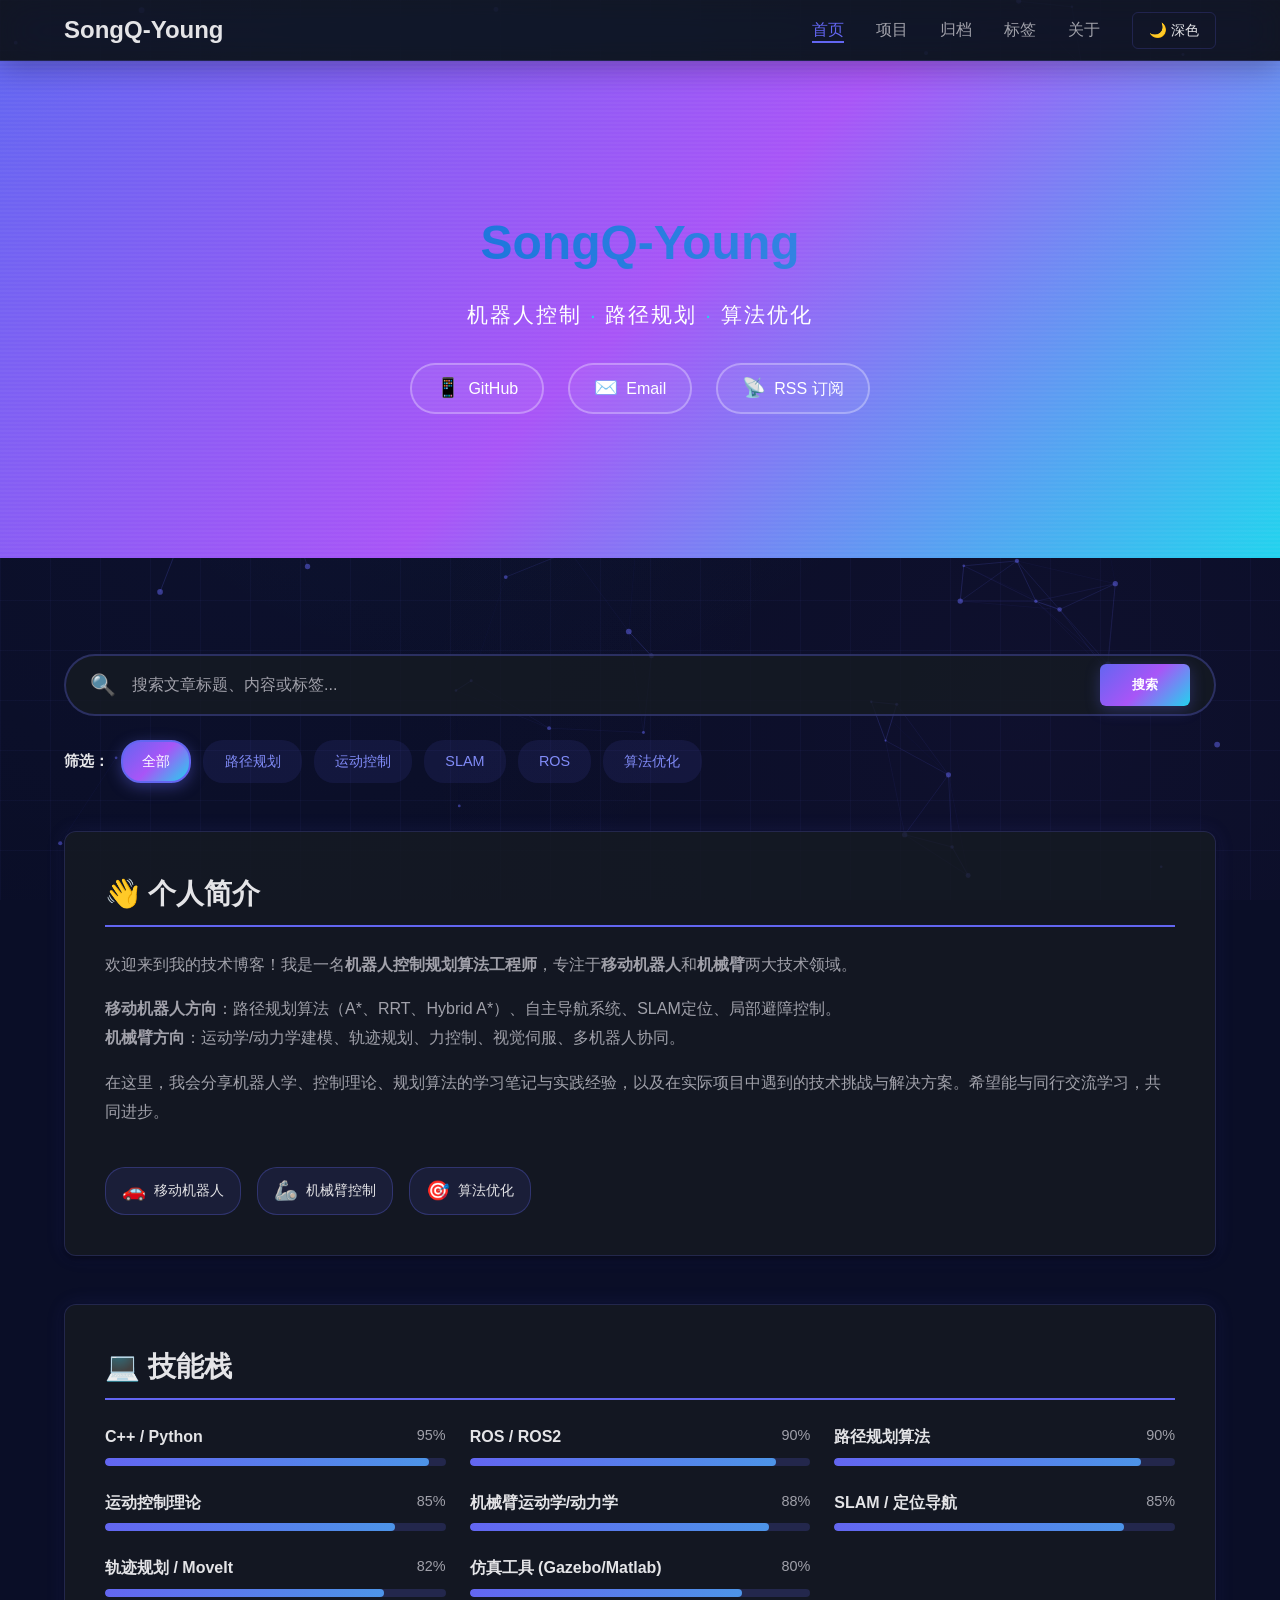
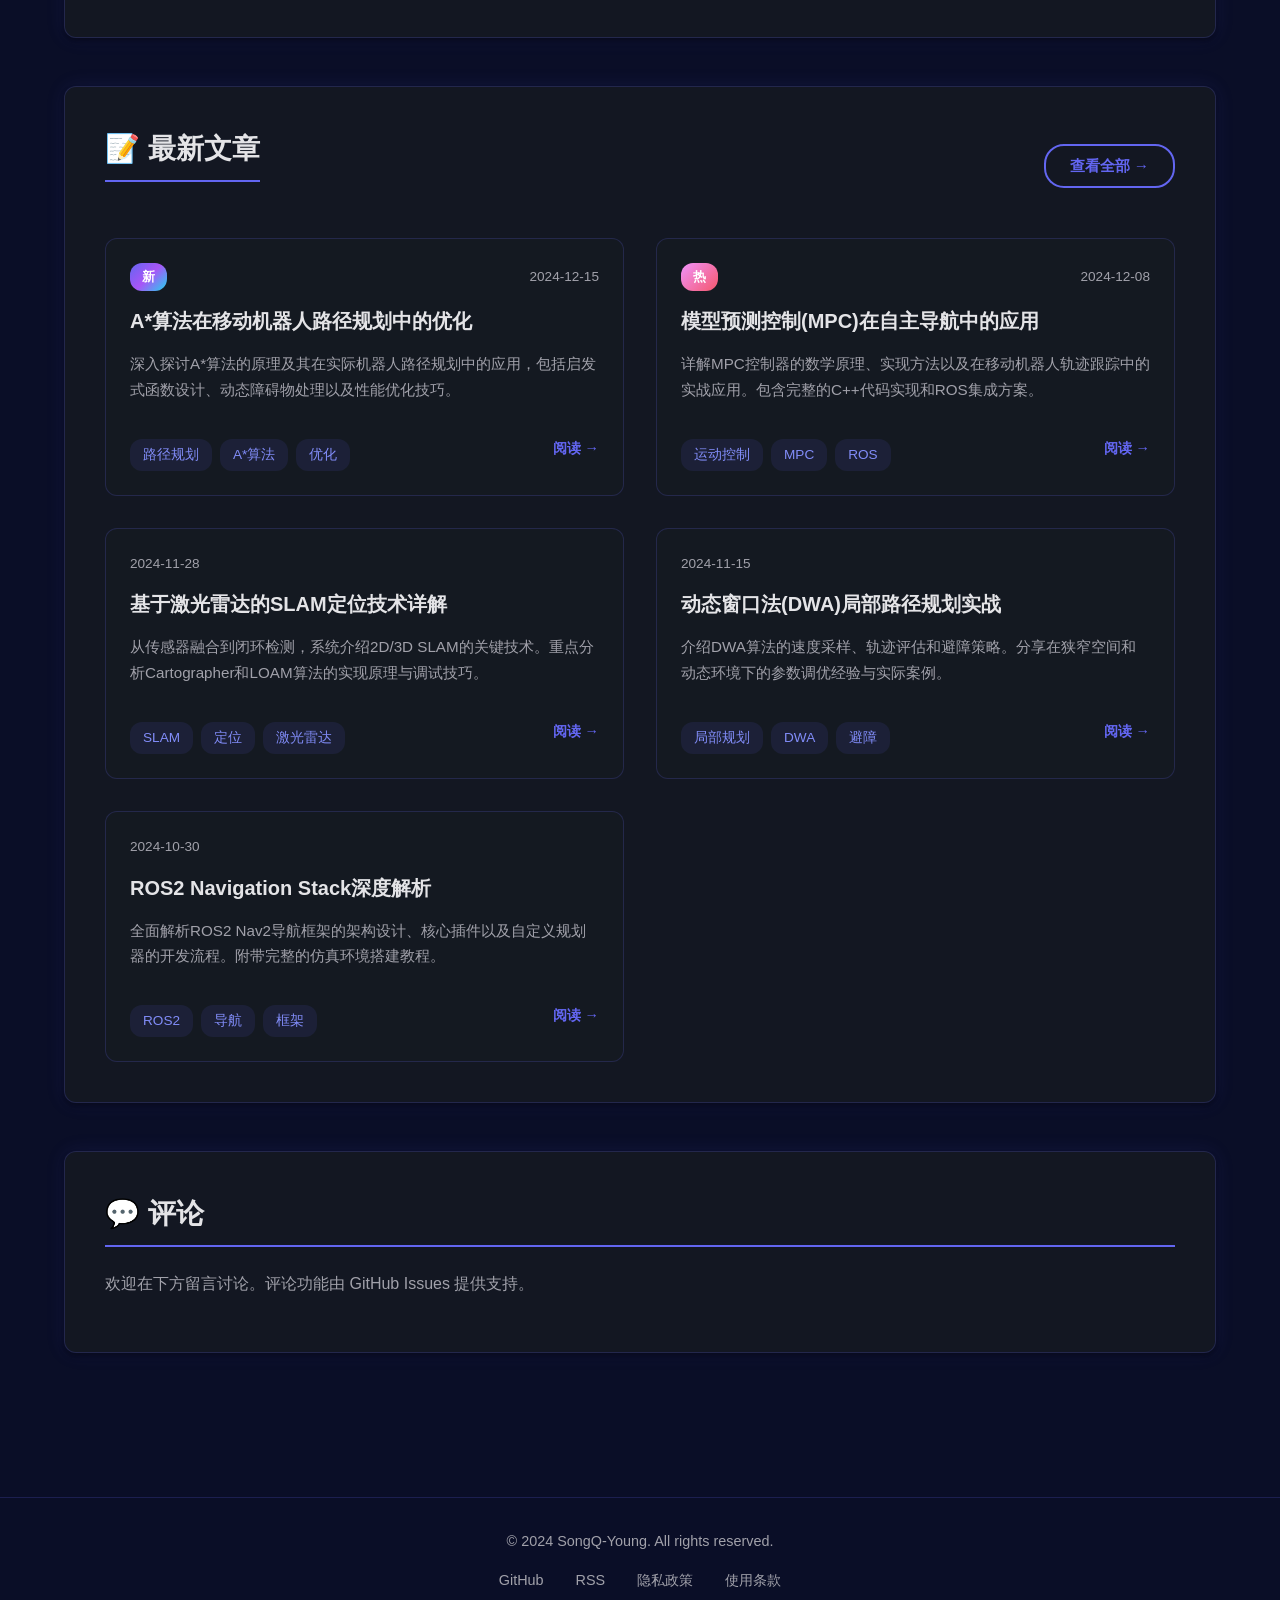
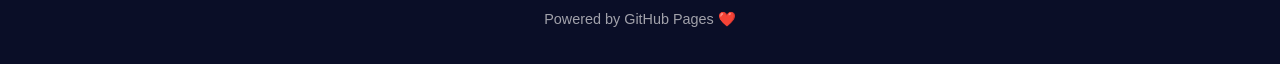
<file: index.html>
<!DOCTYPE html>
<html lang="zh-CN">
<head>
    <meta charset="UTF-8">
    <meta name="viewport" content="width=device-width, initial-scale=1.0">
    <meta name="description" content="SongQ-Young 的技术博客 - 机器人控制规划算法工程师，分享路径规划、运动控制、SLAM与ROS开发经验">
    <meta name="keywords" content="机器人, 路径规划, 运动控制, SLAM, ROS, A*算法, MPC, DWA, 自主导航, 移动机器人">
    <meta name="author" content="SongQ-Young">
    <title>SongQ-Young - 机器人控制规划算法工程师</title>
    <link rel="stylesheet" href="css/style.css">
    <link rel="alternate" type="application/rss+xml" title="RSS Feed" href="rss.xml">
</head>
<body>
    <!-- 粒子背景 -->
    <div id="particles-js"></div>

    <!-- 导航栏 -->
    <nav class="navbar">
        <div class="nav-container">
            <a href="index.html" class="nav-brand">SongQ-Young</a>

            <ul class="nav-menu">
                <li><a href="index.html" class="nav-link active">首页</a></li>
                <li><a href="projects.html" class="nav-link">项目</a></li>
                <li><a href="archive.html" class="nav-link">归档</a></li>
                <li><a href="tags.html" class="nav-link">标签</a></li>
                <li><a href="about.html" class="nav-link">关于</a></li>
                <li><button id="theme-toggle" class="theme-toggle">🌙 深色</button></li>
            </ul>

            <button class="mobile-menu-btn">☰</button>
        </div>
    </nav>

    <!-- 页面标题 -->
    <section class="hero">
        <div class="container">
            <h1 class="gradient-text wave">SongQ-Young</h1>
            <p class="hero-subtitle">机器人控制 <span class="glow">·</span> 路径规划 <span class="glow">·</span> 算法优化</p>
            <div class="social-links">
                <a href="https://github.com/SongQ-Young" target="_blank" class="social-btn">
                    <span>📱</span> GitHub
                </a>
                <a href="mailto:your-email@example.com" class="social-btn">
                    <span>✉️</span> Email
                </a>
                <a href="rss.xml" onclick="copyRSSLink(); return false;" class="social-btn">
                    <span>📡</span> RSS 订阅
                </a>
            </div>
        </div>
    </section>

    <!-- 主内容区 -->
    <div class="container">
        <!-- 搜索和过滤 -->
        <div class="search-container">
            <div class="search-wrapper">
                <div class="search-icon">🔍</div>
                <input type="text" id="search-input" class="search-input" placeholder="搜索文章标题、内容或标签...">
                <button id="search-btn" class="search-btn">搜索</button>
            </div>

            <div class="tags-filter">
                <span class="filter-label">筛选：</span>
                <span class="tag-filter active" data-tag="all">全部</span>
                <span class="tag-filter" data-tag="路径规划">路径规划</span>
                <span class="tag-filter" data-tag="运动控制">运动控制</span>
                <span class="tag-filter" data-tag="SLAM">SLAM</span>
                <span class="tag-filter" data-tag="ROS">ROS</span>
                <span class="tag-filter" data-tag="算法优化">算法优化</span>
            </div>
        </div>

        <!-- 个人简介 -->
        <section class="section about-card">
            <h2>👋 个人简介</h2>
                <p>
                    欢迎来到我的技术博客！我是一名<strong>机器人控制规划算法工程师</strong>，专注于<strong>移动机器人</strong>和<strong>机械臂</strong>两大技术领域。
                </p>
                <p>
                    <strong>移动机器人方向</strong>：路径规划算法（A*、RRT、Hybrid A*）、自主导航系统、SLAM定位、局部避障控制。<br>
                    <strong>机械臂方向</strong>：运动学/动力学建模、轨迹规划、力控制、视觉伺服、多机器人协同。
                </p>
                <p>
                    在这里，我会分享机器人学、控制理论、规划算法的学习笔记与实践经验，以及在实际项目中遇到的技术挑战与解决方案。希望能与同行交流学习，共同进步。
                </p>
                <div class="about-highlights">
                    <div class="highlight-item">
                        <span class="highlight-icon">🚗</span>
                        <span>移动机器人</span>
                    </div>
                    <div class="highlight-item">
                        <span class="highlight-icon">🦾</span>
                        <span>机械臂控制</span>
                    </div>
                    <div class="highlight-item">
                        <span class="highlight-icon">🎯</span>
                        <span>算法优化</span>
                    </div>
                </div>
        </section>

        <!-- 技能展示 -->
        <section class="section skills-card">
                <h2>💻 技能栈</h2>
                <div class="skills-grid">
                <div class="skill-item">
                    <div class="skill-header">
                        <span class="skill-name">C++ / Python</span>
                        <span class="skill-level">95%</span>
                    </div>
                    <div class="skill-bar">
                        <div class="skill-progress" data-width="95"></div>
                    </div>
                </div>

                <div class="skill-item">
                    <div class="skill-header">
                        <span class="skill-name">ROS / ROS2</span>
                        <span class="skill-level">90%</span>
                    </div>
                    <div class="skill-bar">
                        <div class="skill-progress" data-width="90"></div>
                    </div>
                </div>

                <div class="skill-item">
                    <div class="skill-header">
                        <span class="skill-name">路径规划算法</span>
                        <span class="skill-level">90%</span>
                    </div>
                    <div class="skill-bar">
                        <div class="skill-progress" data-width="90"></div>
                    </div>
                </div>

                <div class="skill-item">
                    <div class="skill-header">
                        <span class="skill-name">运动控制理论</span>
                        <span class="skill-level">85%</span>
                    </div>
                    <div class="skill-bar">
                        <div class="skill-progress" data-width="85"></div>
                    </div>
                </div>

                <div class="skill-item">
                    <div class="skill-header">
                        <span class="skill-name">机械臂运动学/动力学</span>
                        <span class="skill-level">88%</span>
                    </div>
                    <div class="skill-bar">
                        <div class="skill-progress" data-width="88"></div>
                    </div>
                </div>

                <div class="skill-item">
                    <div class="skill-header">
                        <span class="skill-name">SLAM / 定位导航</span>
                        <span class="skill-level">85%</span>
                    </div>
                    <div class="skill-bar">
                        <div class="skill-progress" data-width="85"></div>
                    </div>
                </div>

                <div class="skill-item">
                    <div class="skill-header">
                        <span class="skill-name">轨迹规划 / MoveIt</span>
                        <span class="skill-level">82%</span>
                    </div>
                    <div class="skill-bar">
                        <div class="skill-progress" data-width="82"></div>
                    </div>
                </div>

                <div class="skill-item">
                    <div class="skill-header">
                        <span class="skill-name">仿真工具 (Gazebo/Matlab)</span>
                        <span class="skill-level">80%</span>
                    </div>
                    <div class="skill-bar">
                        <div class="skill-progress" data-width="80"></div>
                    </div>
                </div>
            </div>
        </section>

        <!-- 最新文章 -->
        <section class="section articles-section">
            <div class="section-header">
                <h2>📝 最新文章</h2>
                <a href="archive.html" class="view-all-btn">查看全部 →</a>
            </div>
            <div class="posts-grid">
                <article class="post-card">
                    <div class="post-card-header">
                        <span class="post-badge">新</span>
                        <span class="post-date">2024-12-15</span>
                    </div>
                    <h3><a href="posts/a-star-optimization.html">A*算法在移动机器人路径规划中的优化</a></h3>
                    <p class="post-description">深入探讨A*算法的原理及其在实际机器人路径规划中的应用，包括启发式函数设计、动态障碍物处理以及性能优化技巧。</p>
                    <div class="post-card-footer">
                        <div class="tags">
                            <span class="tag">路径规划</span>
                            <span class="tag">A*算法</span>
                            <span class="tag">优化</span>
                        </div>
                        <span class="read-more">阅读 →</span>
                    </div>
                </article>

                <article class="post-card">
                    <div class="post-card-header">
                        <span class="post-badge hot">热</span>
                        <span class="post-date">2024-12-08</span>
                    </div>
                    <h3><a href="posts/mpc-controller.html">模型预测控制(MPC)在自主导航中的应用</a></h3>
                    <p class="post-description">详解MPC控制器的数学原理、实现方法以及在移动机器人轨迹跟踪中的实战应用。包含完整的C++代码实现和ROS集成方案。</p>
                    <div class="post-card-footer">
                        <div class="tags">
                            <span class="tag">运动控制</span>
                            <span class="tag">MPC</span>
                            <span class="tag">ROS</span>
                        </div>
                        <span class="read-more">阅读 →</span>
                    </div>
                </article>

                <article class="post-card">
                    <div class="post-card-header">
                        <span class="post-date">2024-11-28</span>
                    </div>
                    <h3><a href="posts/slam-localization.html">基于激光雷达的SLAM定位技术详解</a></h3>
                    <p class="post-description">从传感器融合到闭环检测，系统介绍2D/3D SLAM的关键技术。重点分析Cartographer和LOAM算法的实现原理与调试技巧。</p>
                    <div class="post-card-footer">
                        <div class="tags">
                            <span class="tag">SLAM</span>
                            <span class="tag">定位</span>
                            <span class="tag">激光雷达</span>
                        </div>
                        <span class="read-more">阅读 →</span>
                    </div>
                </article>

                <article class="post-card">
                    <div class="post-card-header">
                        <span class="post-date">2024-11-15</span>
                    </div>
                    <h3><a href="posts/dynamic-window-approach.html">动态窗口法(DWA)局部路径规划实战</a></h3>
                    <p class="post-description">介绍DWA算法的速度采样、轨迹评估和避障策略。分享在狭窄空间和动态环境下的参数调优经验与实际案例。</p>
                    <div class="post-card-footer">
                        <div class="tags">
                            <span class="tag">局部规划</span>
                            <span class="tag">DWA</span>
                            <span class="tag">避障</span>
                        </div>
                        <span class="read-more">阅读 →</span>
                    </div>
                </article>

                <article class="post-card">
                    <div class="post-card-header">
                        <span class="post-date">2024-10-30</span>
                    </div>
                    <h3><a href="posts/ros2-nav2-guide.html">ROS2 Navigation Stack深度解析</a></h3>
                    <p class="post-description">全面解析ROS2 Nav2导航框架的架构设计、核心插件以及自定义规划器的开发流程。附带完整的仿真环境搭建教程。</p>
                    <div class="post-card-footer">
                        <div class="tags">
                            <span class="tag">ROS2</span>
                            <span class="tag">导航</span>
                            <span class="tag">框架</span>
                        </div>
                        <span class="read-more">阅读 →</span>
                    </div>
                </article>
            </div>
        </section>

        <!-- 评论区 -->
        <section class="section comments-section">
            <h2>💬 评论</h2>
            <p style="color: var(--text-secondary); margin-bottom: 1rem;">
                欢迎在下方留言讨论。评论功能由 GitHub Issues 提供支持。
            </p>
            <!-- Giscus 评论系统 -->
            <script src="https://giscus.app/client.js"
                    data-repo="SongQ-Young/SongQ-Young.github.io"
                    data-repo-id="R_kgDOPvLCHw"
                    data-category="Announcements"
                    data-category-id="DIC_kwDOPvLCH84Cxv3b"
                    data-mapping="pathname"
                    data-strict="0"
                    data-reactions-enabled="1"
                    data-emit-metadata="0"
                    data-input-position="top"
                    data-theme="preferred_color_scheme"
                    data-lang="zh-CN"
                    crossorigin="anonymous"
                    async>
            </script>
        </section>
    </div>

    <!-- 页脚 -->
    <footer>
        <p>&copy; 2024 SongQ-Young. All rights reserved.</p>
        <div class="footer-links">
            <a href="https://github.com/SongQ-Young" target="_blank">GitHub</a>
            <a href="rss.xml">RSS</a>
            <a href="#">隐私政策</a>
            <a href="#">使用条款</a>
        </div>
        <p style="margin-top: 1rem;">Powered by GitHub Pages ❤️</p>
    </footer>

    <!-- 返回顶部按钮 -->
    <button id="back-to-top" class="back-to-top">↑</button>

    <!-- JavaScript -->
    <script src="js/main.js"></script>

    <!-- 可选：Particles.js 粒子背景效果 -->
    <!-- 取消注释以启用粒子背景 -->
    <!-- <script src="https://cdn.jsdelivr.net/npm/particles.js@2.0.0/particles.min.js"></script> -->
</body>
</html>
</file>
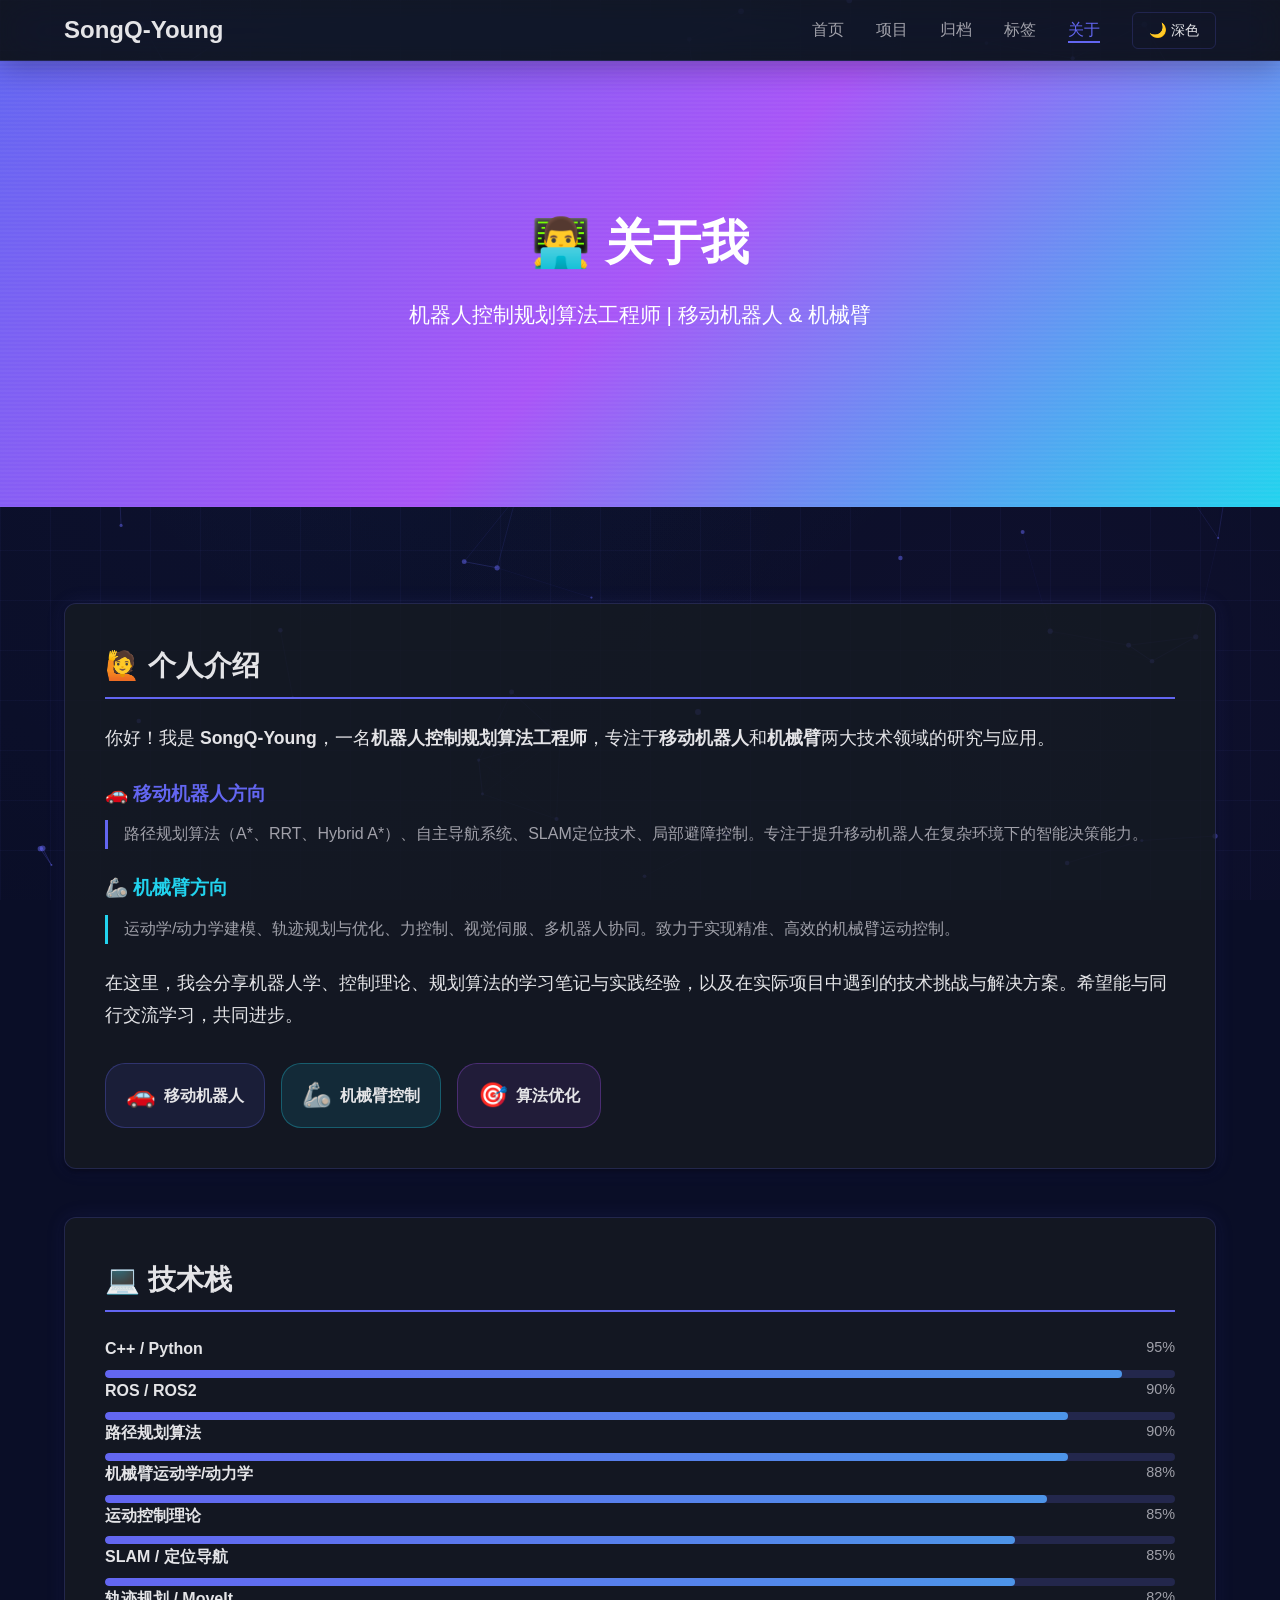
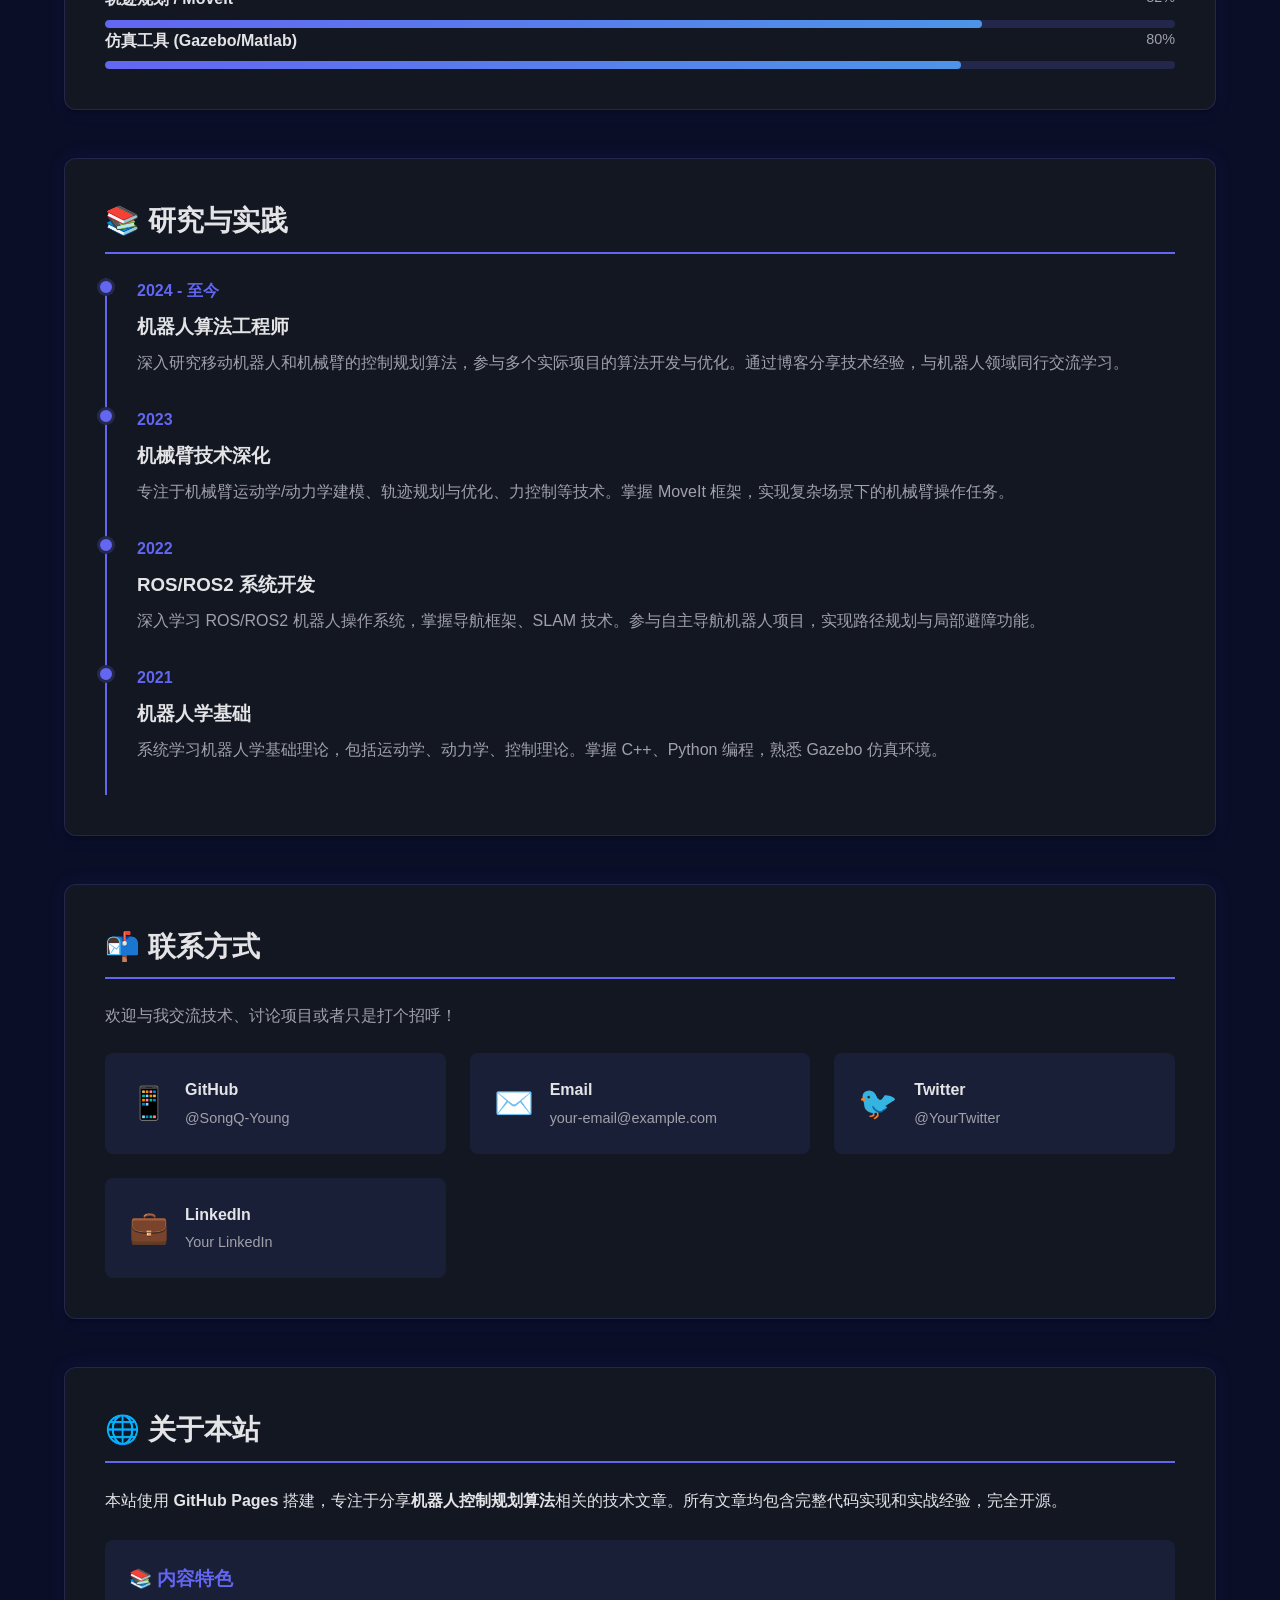
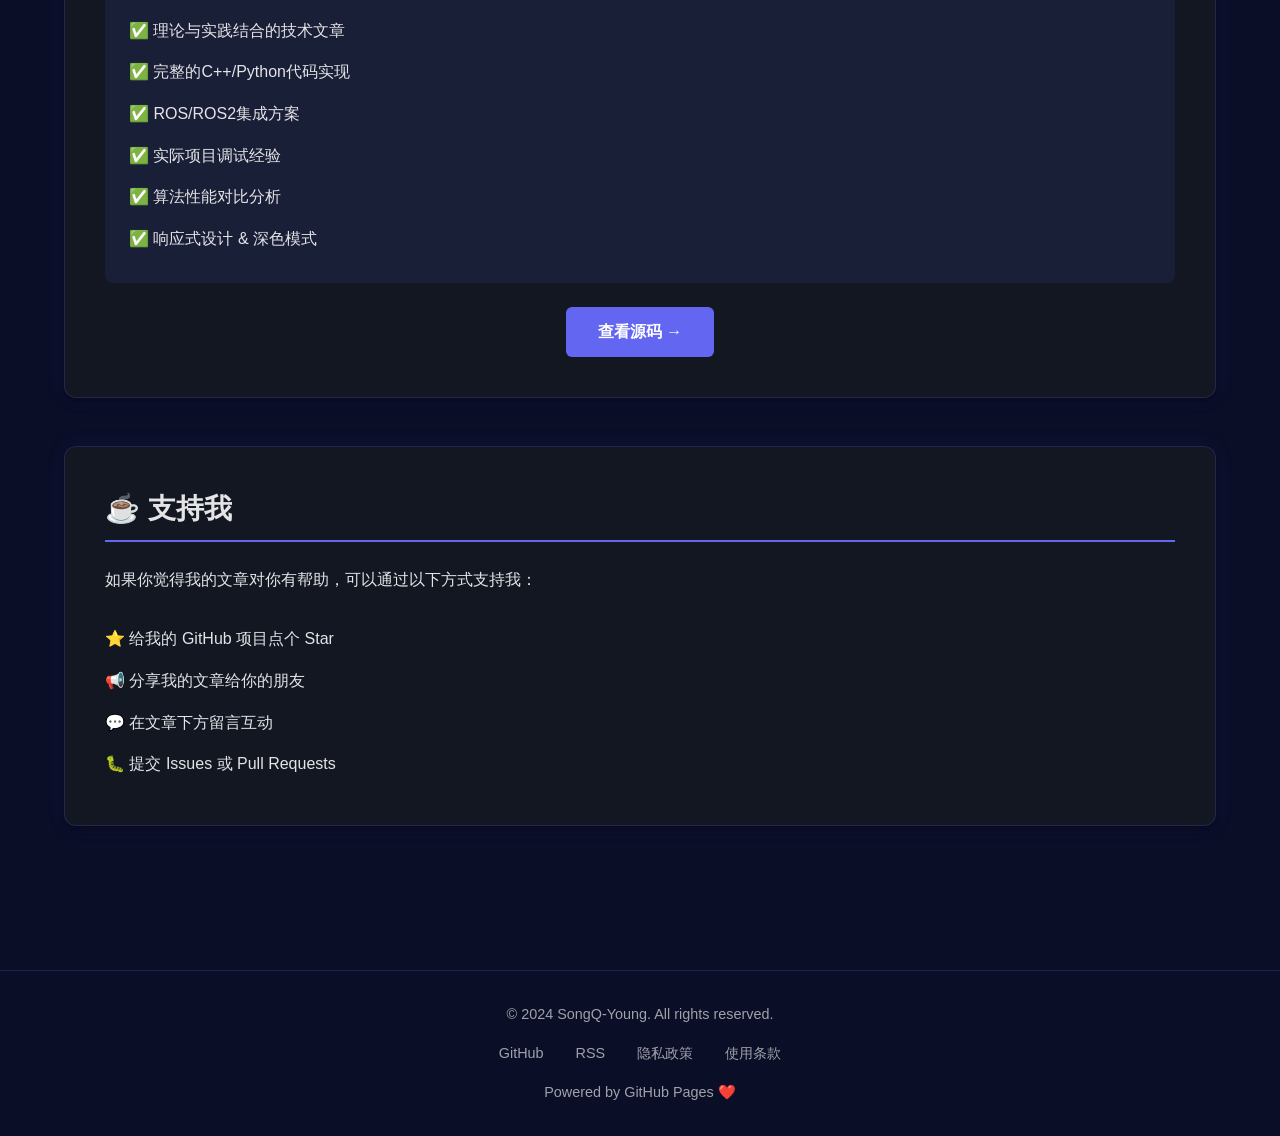
<file: about.html>
<!DOCTYPE html>
<html lang="zh-CN">
<head>
    <meta charset="UTF-8">
    <meta name="viewport" content="width=device-width, initial-scale=1.0">
    <meta name="description" content="关于 SongQ-Young - 机器人控制规划算法工程师，专注于移动机器人和机械臂两大技术领域">
    <title>关于我 - SongQ-Young - 机器人控制规划算法工程师</title>
    <link rel="stylesheet" href="css/style.css">
</head>
<body>
    <!-- 粒子背景 -->
    <div id="particles-js"></div>

    <!-- 导航栏 -->
    <nav class="navbar">
        <div class="nav-container">
            <a href="index.html" class="nav-brand">SongQ-Young</a>

            <ul class="nav-menu">
                <li><a href="index.html" class="nav-link">首页</a></li>
                <li><a href="projects.html" class="nav-link">项目</a></li>
                <li><a href="archive.html" class="nav-link">归档</a></li>
                <li><a href="tags.html" class="nav-link">标签</a></li>
                <li><a href="about.html" class="nav-link active">关于</a></li>
                <li><button id="theme-toggle" class="theme-toggle">🌙 深色</button></li>
            </ul>

            <button class="mobile-menu-btn">☰</button>
        </div>
    </nav>

    <!-- 页面标题 -->
    <section class="hero">
        <div class="container">
            <h1>👨‍💻 关于我</h1>
            <p>机器人控制规划算法工程师 | 移动机器人 & 机械臂</p>
        </div>
    </section>

    <!-- 主内容区 -->
    <div class="container">
        <!-- 个人介绍 -->
        <section class="section">
            <h2>🙋 个人介绍</h2>
            <p style="font-size: 1.1rem; line-height: 1.8; color: var(--text-color); margin-bottom: 1.5rem;">
                你好！我是 <strong>SongQ-Young</strong>，一名<strong>机器人控制规划算法工程师</strong>，专注于<strong>移动机器人</strong>和<strong>机械臂</strong>两大技术领域的研究与应用。
            </p>

            <div style="margin-bottom: 1.5rem;">
                <h3 style="color: var(--primary-color); margin-bottom: 0.75rem;">🚗 移动机器人方向</h3>
                <p style="font-size: 1rem; line-height: 1.8; color: var(--text-secondary); padding-left: 1rem; border-left: 3px solid var(--primary-color);">
                    路径规划算法（A*、RRT、Hybrid A*）、自主导航系统、SLAM定位技术、局部避障控制。专注于提升移动机器人在复杂环境下的智能决策能力。
                </p>
            </div>

            <div style="margin-bottom: 1.5rem;">
                <h3 style="color: var(--secondary-color); margin-bottom: 0.75rem;">🦾 机械臂方向</h3>
                <p style="font-size: 1rem; line-height: 1.8; color: var(--text-secondary); padding-left: 1rem; border-left: 3px solid var(--secondary-color);">
                    运动学/动力学建模、轨迹规划与优化、力控制、视觉伺服、多机器人协同。致力于实现精准、高效的机械臂运动控制。
                </p>
            </div>

            <p style="font-size: 1.1rem; line-height: 1.8; color: var(--text-color);">
                在这里，我会分享机器人学、控制理论、规划算法的学习笔记与实践经验，以及在实际项目中遇到的技术挑战与解决方案。希望能与同行交流学习，共同进步。
            </p>

            <div class="about-highlights" style="display: flex; gap: 1rem; margin-top: 2rem; flex-wrap: wrap;">
                <div style="display: flex; align-items: center; gap: 0.5rem; padding: 0.75rem 1.25rem; background: rgba(99, 102, 241, 0.1); border: 1px solid rgba(99, 102, 241, 0.3); border-radius: 20px;">
                    <span style="font-size: 1.5rem;">🚗</span>
                    <span style="font-weight: 600;">移动机器人</span>
                </div>
                <div style="display: flex; align-items: center; gap: 0.5rem; padding: 0.75rem 1.25rem; background: rgba(34, 211, 238, 0.1); border: 1px solid rgba(34, 211, 238, 0.3); border-radius: 20px;">
                    <span style="font-size: 1.5rem;">🦾</span>
                    <span style="font-weight: 600;">机械臂控制</span>
                </div>
                <div style="display: flex; align-items: center; gap: 0.5rem; padding: 0.75rem 1.25rem; background: rgba(168, 85, 247, 0.1); border: 1px solid rgba(168, 85, 247, 0.3); border-radius: 20px;">
                    <span style="font-size: 1.5rem;">🎯</span>
                    <span style="font-weight: 600;">算法优化</span>
                </div>
            </div>
        </section>

        <!-- 技术栈 -->
        <section class="section">
            <h2>💻 技术栈</h2>
            <div class="skills-grid">
                <div class="skill-item">
                    <div class="skill-header">
                        <span class="skill-name">C++ / Python</span>
                        <span class="skill-level">95%</span>
                    </div>
                    <div class="skill-bar">
                        <div class="skill-progress" data-width="95"></div>
                    </div>
                </div>

                <div class="skill-item">
                    <div class="skill-header">
                        <span class="skill-name">ROS / ROS2</span>
                        <span class="skill-level">90%</span>
                    </div>
                    <div class="skill-bar">
                        <div class="skill-progress" data-width="90"></div>
                    </div>
                </div>

                <div class="skill-item">
                    <div class="skill-header">
                        <span class="skill-name">路径规划算法</span>
                        <span class="skill-level">90%</span>
                    </div>
                    <div class="skill-bar">
                        <div class="skill-progress" data-width="90"></div>
                    </div>
                </div>

                <div class="skill-item">
                    <div class="skill-header">
                        <span class="skill-name">机械臂运动学/动力学</span>
                        <span class="skill-level">88%</span>
                    </div>
                    <div class="skill-bar">
                        <div class="skill-progress" data-width="88"></div>
                    </div>
                </div>

                <div class="skill-item">
                    <div class="skill-header">
                        <span class="skill-name">运动控制理论</span>
                        <span class="skill-level">85%</span>
                    </div>
                    <div class="skill-bar">
                        <div class="skill-progress" data-width="85"></div>
                    </div>
                </div>

                <div class="skill-item">
                    <div class="skill-header">
                        <span class="skill-name">SLAM / 定位导航</span>
                        <span class="skill-level">85%</span>
                    </div>
                    <div class="skill-bar">
                        <div class="skill-progress" data-width="85"></div>
                    </div>
                </div>

                <div class="skill-item">
                    <div class="skill-header">
                        <span class="skill-name">轨迹规划 / MoveIt</span>
                        <span class="skill-level">82%</span>
                    </div>
                    <div class="skill-bar">
                        <div class="skill-progress" data-width="82"></div>
                    </div>
                </div>

                <div class="skill-item">
                    <div class="skill-header">
                        <span class="skill-name">仿真工具 (Gazebo/Matlab)</span>
                        <span class="skill-level">80%</span>
                    </div>
                    <div class="skill-bar">
                        <div class="skill-progress" data-width="80"></div>
                    </div>
                </div>
            </div>
        </section>

        <!-- 学习经历 -->
        <section class="section">
            <h2>📚 研究与实践</h2>
            <div class="timeline">
                <div class="timeline-item">
                    <div class="timeline-date">2024 - 至今</div>
                    <div class="timeline-content">
                        <h3>机器人算法工程师</h3>
                        <p>深入研究移动机器人和机械臂的控制规划算法，参与多个实际项目的算法开发与优化。通过博客分享技术经验，与机器人领域同行交流学习。</p>
                    </div>
                </div>

                <div class="timeline-item">
                    <div class="timeline-date">2023</div>
                    <div class="timeline-content">
                        <h3>机械臂技术深化</h3>
                        <p>专注于机械臂运动学/动力学建模、轨迹规划与优化、力控制等技术。掌握 MoveIt 框架，实现复杂场景下的机械臂操作任务。</p>
                    </div>
                </div>

                <div class="timeline-item">
                    <div class="timeline-date">2022</div>
                    <div class="timeline-content">
                        <h3>ROS/ROS2 系统开发</h3>
                        <p>深入学习 ROS/ROS2 机器人操作系统，掌握导航框架、SLAM 技术。参与自主导航机器人项目，实现路径规划与局部避障功能。</p>
                    </div>
                </div>

                <div class="timeline-item">
                    <div class="timeline-date">2021</div>
                    <div class="timeline-content">
                        <h3>机器人学基础</h3>
                        <p>系统学习机器人学基础理论，包括运动学、动力学、控制理论。掌握 C++、Python 编程，熟悉 Gazebo 仿真环境。</p>
                    </div>
                </div>
            </div>
        </section>

        <!-- 联系方式 -->
        <section class="section">
            <h2>📬 联系方式</h2>
            <p style="color: var(--text-secondary); margin-bottom: 1.5rem;">
                欢迎与我交流技术、讨论项目或者只是打个招呼！
            </p>

            <div style="display: grid; grid-template-columns: repeat(auto-fit, minmax(250px, 1fr)); gap: 1.5rem;">
                <a href="https://github.com/SongQ-Young" target="_blank"
                   style="display: flex; align-items: center; gap: 1rem; padding: 1.5rem; background: var(--tag-bg);
                          border-radius: 8px; text-decoration: none; color: var(--text-color); transition: all 0.3s ease;">
                    <span style="font-size: 2rem;">📱</span>
                    <div>
                        <div style="font-weight: 600; margin-bottom: 0.25rem;">GitHub</div>
                        <div style="font-size: 0.9rem; color: var(--text-secondary);">@SongQ-Young</div>
                    </div>
                </a>

                <a href="mailto:your-email@example.com"
                   style="display: flex; align-items: center; gap: 1rem; padding: 1.5rem; background: var(--tag-bg);
                          border-radius: 8px; text-decoration: none; color: var(--text-color); transition: all 0.3s ease;">
                    <span style="font-size: 2rem;">✉️</span>
                    <div>
                        <div style="font-weight: 600; margin-bottom: 0.25rem;">Email</div>
                        <div style="font-size: 0.9rem; color: var(--text-secondary);">your-email@example.com</div>
                    </div>
                </a>

                <a href="#" target="_blank"
                   style="display: flex; align-items: center; gap: 1rem; padding: 1.5rem; background: var(--tag-bg);
                          border-radius: 8px; text-decoration: none; color: var(--text-color); transition: all 0.3s ease;">
                    <span style="font-size: 2rem;">🐦</span>
                    <div>
                        <div style="font-weight: 600; margin-bottom: 0.25rem;">Twitter</div>
                        <div style="font-size: 0.9rem; color: var(--text-secondary);">@YourTwitter</div>
                    </div>
                </a>

                <a href="#" target="_blank"
                   style="display: flex; align-items: center; gap: 1rem; padding: 1.5rem; background: var(--tag-bg);
                          border-radius: 8px; text-decoration: none; color: var(--text-color); transition: all 0.3s ease;">
                    <span style="font-size: 2rem;">💼</span>
                    <div>
                        <div style="font-weight: 600; margin-bottom: 0.25rem;">LinkedIn</div>
                        <div style="font-size: 0.9rem; color: var(--text-secondary);">Your LinkedIn</div>
                    </div>
                </a>
            </div>
        </section>

        <!-- 关于本站 -->
        <section class="section">
            <h2>🌐 关于本站</h2>
            <p style="font-size: 1rem; line-height: 1.8; color: var(--text-color); margin-bottom: 1rem;">
                本站使用 <strong>GitHub Pages</strong> 搭建，专注于分享<strong>机器人控制规划算法</strong>相关的技术文章。所有文章均包含完整代码实现和实战经验，完全开源。
            </p>

            <div style="background: var(--tag-bg); padding: 1.5rem; border-radius: 8px; margin-top: 1.5rem;">
                <h3 style="color: var(--primary-color); margin-bottom: 1rem;">📚 内容特色</h3>
                <ul style="list-style: none; padding: 0;">
                    <li style="padding: 0.5rem 0; color: var(--text-color);">✅ 理论与实践结合的技术文章</li>
                    <li style="padding: 0.5rem 0; color: var(--text-color);">✅ 完整的C++/Python代码实现</li>
                    <li style="padding: 0.5rem 0; color: var(--text-color);">✅ ROS/ROS2集成方案</li>
                    <li style="padding: 0.5rem 0; color: var(--text-color);">✅ 实际项目调试经验</li>
                    <li style="padding: 0.5rem 0; color: var(--text-color);">✅ 算法性能对比分析</li>
                    <li style="padding: 0.5rem 0; color: var(--text-color);">✅ 响应式设计 & 深色模式</li>
                </ul>
            </div>

            <div style="margin-top: 1.5rem; text-align: center;">
                <a href="https://github.com/SongQ-Young/SongQ-Young.github.io" target="_blank"
                   style="display: inline-block; padding: 0.75rem 2rem; background: var(--primary-color);
                          color: white; text-decoration: none; border-radius: 6px; font-weight: 600;
                          transition: all 0.3s ease;">
                    查看源码 →
                </a>
            </div>
        </section>

        <!-- 支持我 -->
        <section class="section">
            <h2>☕ 支持我</h2>
            <p style="font-size: 1rem; line-height: 1.8; color: var(--text-color); margin-bottom: 1.5rem;">
                如果你觉得我的文章对你有帮助，可以通过以下方式支持我：
            </p>
            <ul style="list-style: none; padding: 0;">
                <li style="padding: 0.5rem 0; color: var(--text-color);">⭐ 给我的 GitHub 项目点个 Star</li>
                <li style="padding: 0.5rem 0; color: var(--text-color);">📢 分享我的文章给你的朋友</li>
                <li style="padding: 0.5rem 0; color: var(--text-color);">💬 在文章下方留言互动</li>
                <li style="padding: 0.5rem 0; color: var(--text-color);">🐛 提交 Issues 或 Pull Requests</li>
            </ul>
        </section>
    </div>

    <!-- 页脚 -->
    <footer>
        <p>&copy; 2024 SongQ-Young. All rights reserved.</p>
        <div class="footer-links">
            <a href="https://github.com/SongQ-Young" target="_blank">GitHub</a>
            <a href="rss.xml">RSS</a>
            <a href="#">隐私政策</a>
            <a href="#">使用条款</a>
        </div>
        <p style="margin-top: 1rem;">Powered by GitHub Pages ❤️</p>
    </footer>

    <!-- 返回顶部按钮 -->
    <button id="back-to-top" class="back-to-top">↑</button>

    <!-- JavaScript -->
    <script src="js/main.js"></script>
</body>
</html>
</file>
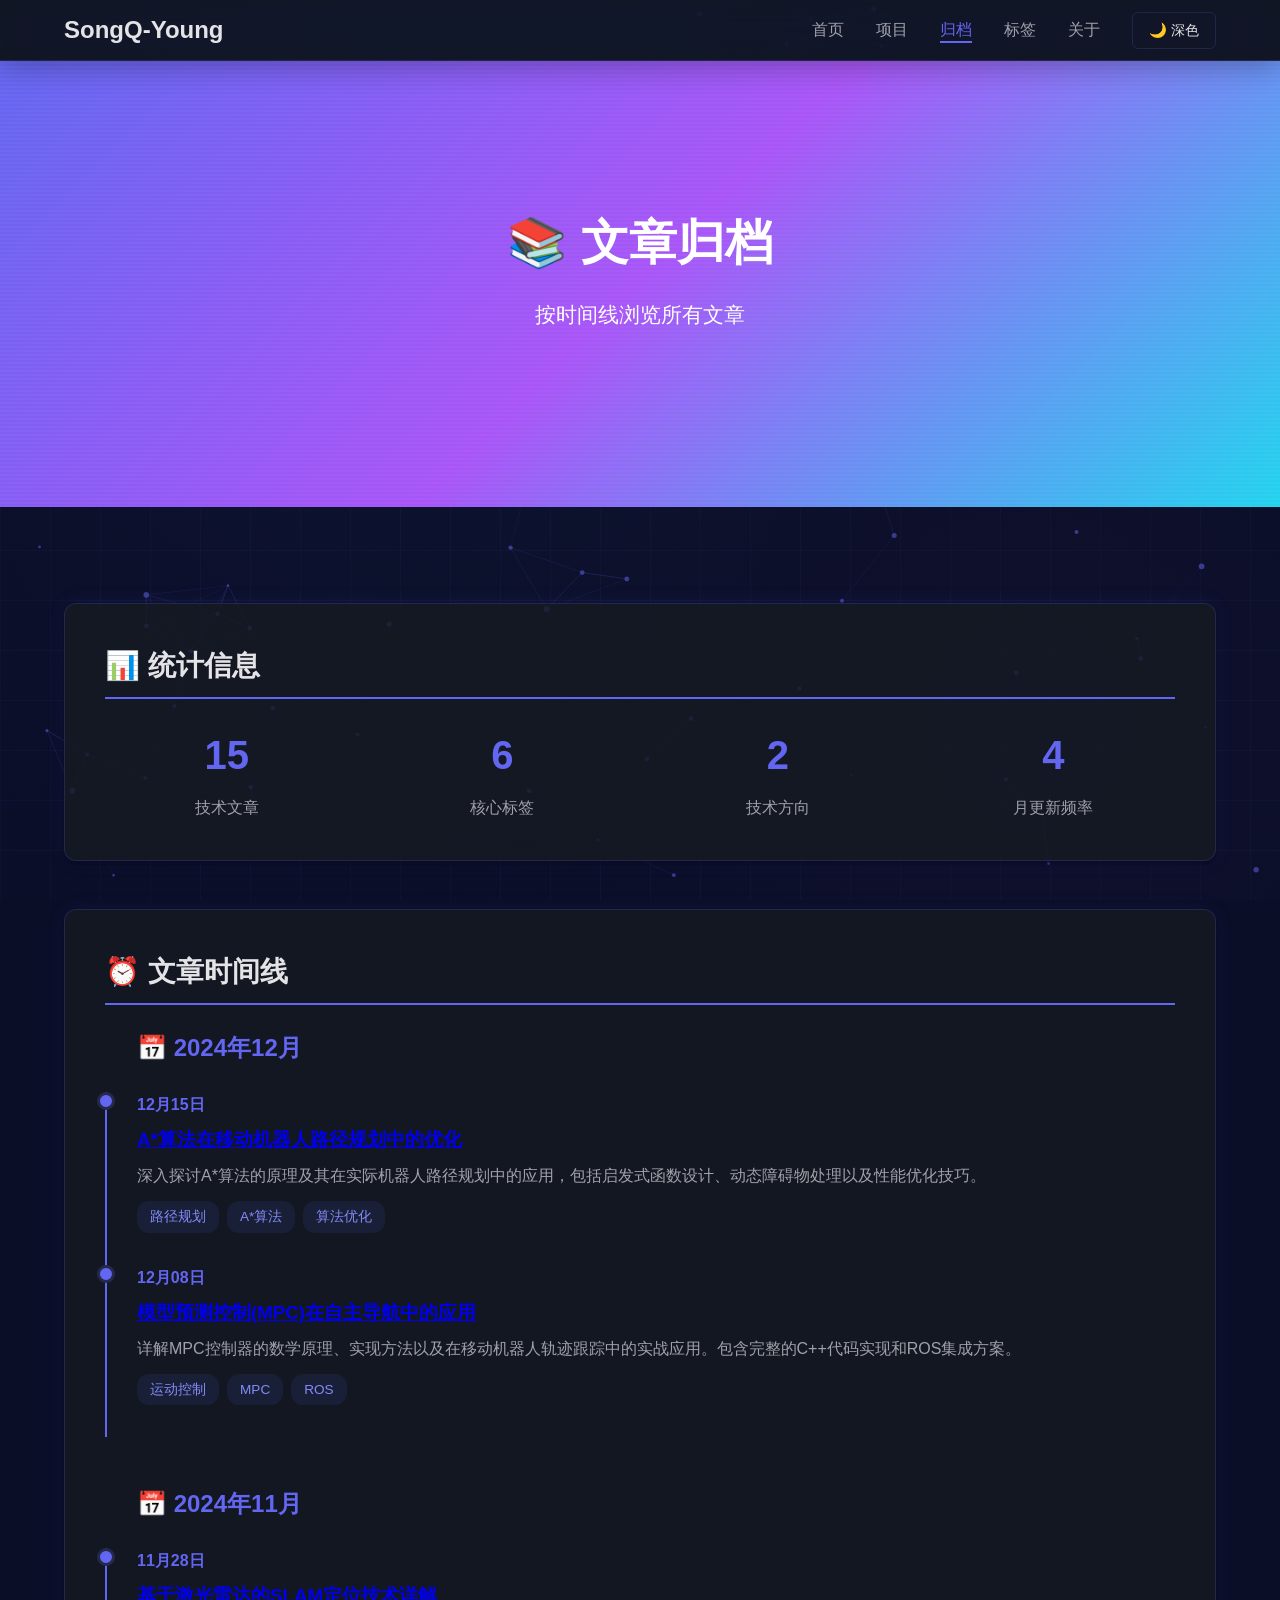
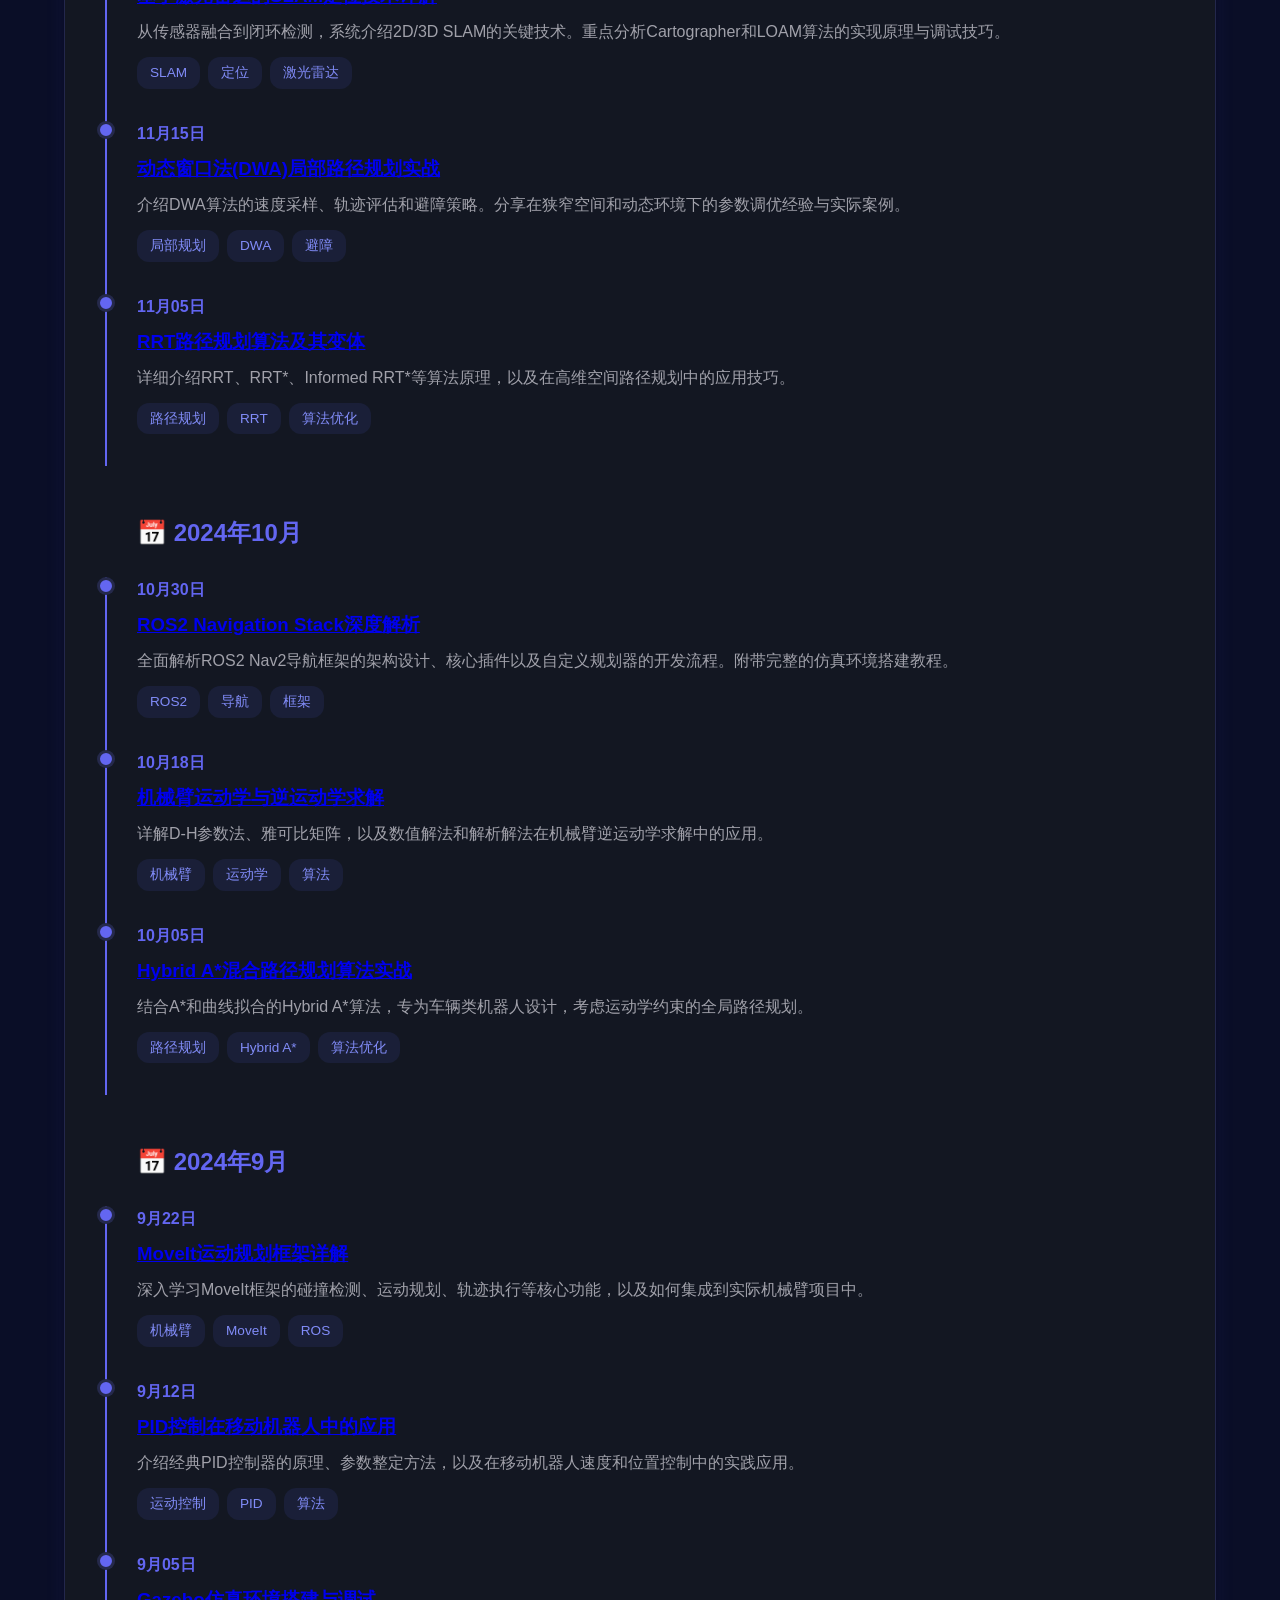
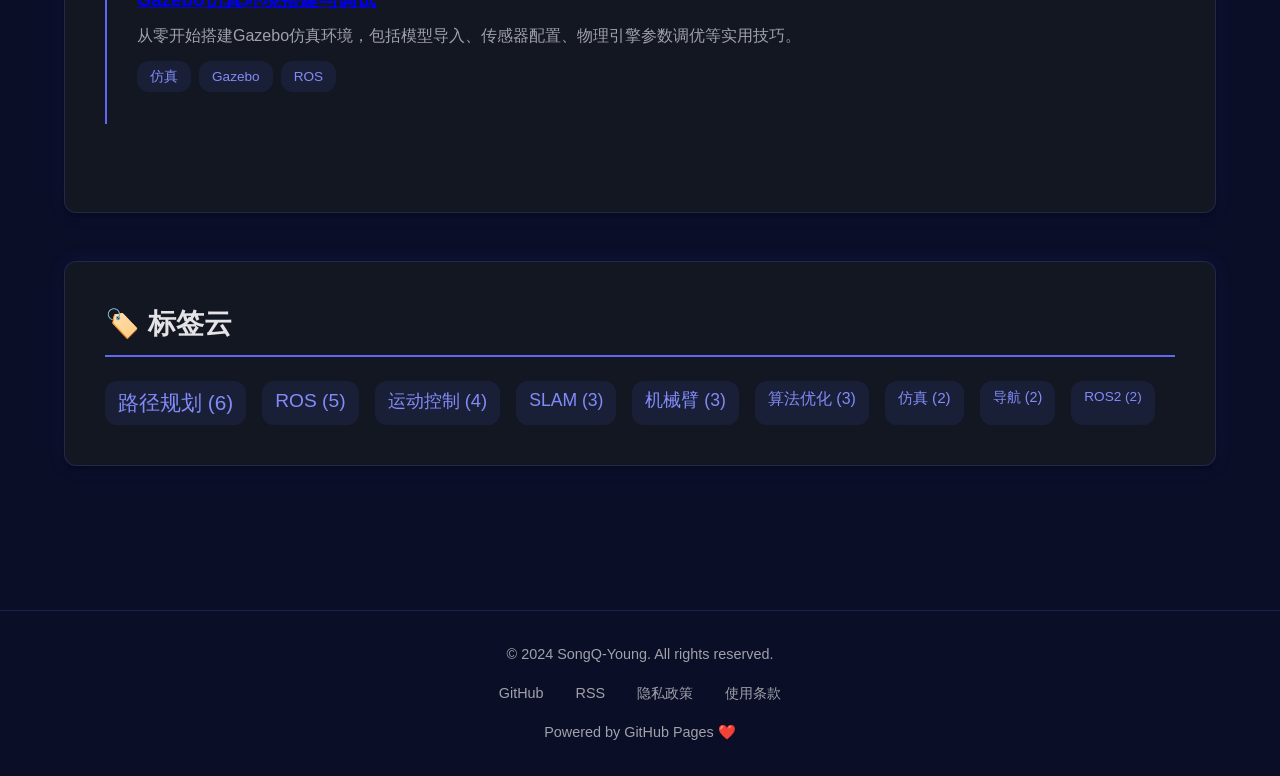
<file: archive.html>
<!DOCTYPE html>
<html lang="zh-CN">
<head>
    <meta charset="UTF-8">
    <meta name="viewport" content="width=device-width, initial-scale=1.0">
    <meta name="description" content="SongQ-Young 的技术文章归档 - 机器人控制、路径规划、SLAM">
    <title>文章归档 - SongQ-Young - 机器人控制规划算法工程师</title>
    <link rel="stylesheet" href="css/style.css">
</head>
<body>
    <!-- 粒子背景 -->
    <div id="particles-js"></div>

    <!-- 导航栏 -->
    <nav class="navbar">
        <div class="nav-container">
            <a href="index.html" class="nav-brand">SongQ-Young</a>

            <ul class="nav-menu">
                <li><a href="index.html" class="nav-link">首页</a></li>
                <li><a href="projects.html" class="nav-link">项目</a></li>
                <li><a href="archive.html" class="nav-link active">归档</a></li>
                <li><a href="tags.html" class="nav-link">标签</a></li>
                <li><a href="about.html" class="nav-link">关于</a></li>
                <li><button id="theme-toggle" class="theme-toggle">🌙 深色</button></li>
            </ul>

            <button class="mobile-menu-btn">☰</button>
        </div>
    </nav>

    <!-- 页面标题 -->
    <section class="hero">
        <div class="container">
            <h1>📚 文章归档</h1>
            <p>按时间线浏览所有文章</p>
        </div>
    </section>

    <!-- 主内容区 -->
    <div class="container">
        <!-- 统计信息 -->
        <section class="section">
            <h2>📊 统计信息</h2>
            <div style="display: grid; grid-template-columns: repeat(auto-fit, minmax(200px, 1fr)); gap: 2rem; text-align: center;">
                <div>
                    <div style="font-size: 2.5rem; font-weight: bold; color: var(--primary-color); margin-bottom: 0.5rem;">15</div>
                    <div style="color: var(--text-secondary);">技术文章</div>
                </div>
                <div>
                    <div style="font-size: 2.5rem; font-weight: bold; color: var(--primary-color); margin-bottom: 0.5rem;">6</div>
                    <div style="color: var(--text-secondary);">核心标签</div>
                </div>
                <div>
                    <div style="font-size: 2.5rem; font-weight: bold; color: var(--primary-color); margin-bottom: 0.5rem;">2</div>
                    <div style="color: var(--text-secondary);">技术方向</div>
                </div>
                <div>
                    <div style="font-size: 2.5rem; font-weight: bold; color: var(--primary-color); margin-bottom: 0.5rem;">4</div>
                    <div style="color: var(--text-secondary);">月更新频率</div>
                </div>
            </div>
        </section>

        <!-- 时间线 -->
        <section class="section">
            <h2>⏰ 文章时间线</h2>

            <!-- 2024年12月 -->
            <div style="margin-bottom: 3rem;">
                <h3 style="color: var(--primary-color); font-size: 1.5rem; margin-bottom: 1.5rem; padding-left: 2rem;">
                    📅 2024年12月
                </h3>
                <div class="timeline">
                    <div class="timeline-item">
                        <div class="timeline-date">12月15日</div>
                        <div class="timeline-content">
                            <h3><a href="posts/a-star-optimization.html">A*算法在移动机器人路径规划中的优化</a></h3>
                            <p>深入探讨A*算法的原理及其在实际机器人路径规划中的应用，包括启发式函数设计、动态障碍物处理以及性能优化技巧。</p>
                            <div class="tags" style="margin-top: 0.75rem;">
                                <span class="tag">路径规划</span>
                                <span class="tag">A*算法</span>
                                <span class="tag">算法优化</span>
                            </div>
                        </div>
                    </div>

                    <div class="timeline-item">
                        <div class="timeline-date">12月08日</div>
                        <div class="timeline-content">
                            <h3><a href="posts/mpc-controller.html">模型预测控制(MPC)在自主导航中的应用</a></h3>
                            <p>详解MPC控制器的数学原理、实现方法以及在移动机器人轨迹跟踪中的实战应用。包含完整的C++代码实现和ROS集成方案。</p>
                            <div class="tags" style="margin-top: 0.75rem;">
                                <span class="tag">运动控制</span>
                                <span class="tag">MPC</span>
                                <span class="tag">ROS</span>
                            </div>
                        </div>
                    </div>
                </div>
            </div>

            <!-- 2024年11月 -->
            <div style="margin-bottom: 3rem;">
                <h3 style="color: var(--primary-color); font-size: 1.5rem; margin-bottom: 1.5rem; padding-left: 2rem;">
                    📅 2024年11月
                </h3>
                <div class="timeline">
                    <div class="timeline-item">
                        <div class="timeline-date">11月28日</div>
                        <div class="timeline-content">
                            <h3><a href="posts/slam-localization.html">基于激光雷达的SLAM定位技术详解</a></h3>
                            <p>从传感器融合到闭环检测，系统介绍2D/3D SLAM的关键技术。重点分析Cartographer和LOAM算法的实现原理与调试技巧。</p>
                            <div class="tags" style="margin-top: 0.75rem;">
                                <span class="tag">SLAM</span>
                                <span class="tag">定位</span>
                                <span class="tag">激光雷达</span>
                            </div>
                        </div>
                    </div>

                    <div class="timeline-item">
                        <div class="timeline-date">11月15日</div>
                        <div class="timeline-content">
                            <h3><a href="posts/dynamic-window-approach.html">动态窗口法(DWA)局部路径规划实战</a></h3>
                            <p>介绍DWA算法的速度采样、轨迹评估和避障策略。分享在狭窄空间和动态环境下的参数调优经验与实际案例。</p>
                            <div class="tags" style="margin-top: 0.75rem;">
                                <span class="tag">局部规划</span>
                                <span class="tag">DWA</span>
                                <span class="tag">避障</span>
                            </div>
                        </div>
                    </div>

                    <div class="timeline-item">
                        <div class="timeline-date">11月05日</div>
                        <div class="timeline-content">
                            <h3><a href="#">RRT路径规划算法及其变体</a></h3>
                            <p>详细介绍RRT、RRT*、Informed RRT*等算法原理，以及在高维空间路径规划中的应用技巧。</p>
                            <div class="tags" style="margin-top: 0.75rem;">
                                <span class="tag">路径规划</span>
                                <span class="tag">RRT</span>
                                <span class="tag">算法优化</span>
                            </div>
                        </div>
                    </div>
                </div>
            </div>

            <!-- 2024年10月 -->
            <div style="margin-bottom: 3rem;">
                <h3 style="color: var(--primary-color); font-size: 1.5rem; margin-bottom: 1.5rem; padding-left: 2rem;">
                    📅 2024年10月
                </h3>
                <div class="timeline">
                    <div class="timeline-item">
                        <div class="timeline-date">10月30日</div>
                        <div class="timeline-content">
                            <h3><a href="posts/ros2-nav2-guide.html">ROS2 Navigation Stack深度解析</a></h3>
                            <p>全面解析ROS2 Nav2导航框架的架构设计、核心插件以及自定义规划器的开发流程。附带完整的仿真环境搭建教程。</p>
                            <div class="tags" style="margin-top: 0.75rem;">
                                <span class="tag">ROS2</span>
                                <span class="tag">导航</span>
                                <span class="tag">框架</span>
                            </div>
                        </div>
                    </div>

                    <div class="timeline-item">
                        <div class="timeline-date">10月18日</div>
                        <div class="timeline-content">
                            <h3><a href="#">机械臂运动学与逆运动学求解</a></h3>
                            <p>详解D-H参数法、雅可比矩阵，以及数值解法和解析解法在机械臂逆运动学求解中的应用。</p>
                            <div class="tags" style="margin-top: 0.75rem;">
                                <span class="tag">机械臂</span>
                                <span class="tag">运动学</span>
                                <span class="tag">算法</span>
                            </div>
                        </div>
                    </div>

                    <div class="timeline-item">
                        <div class="timeline-date">10月05日</div>
                        <div class="timeline-content">
                            <h3><a href="#">Hybrid A*混合路径规划算法实战</a></h3>
                            <p>结合A*和曲线拟合的Hybrid A*算法，专为车辆类机器人设计，考虑运动学约束的全局路径规划。</p>
                            <div class="tags" style="margin-top: 0.75rem;">
                                <span class="tag">路径规划</span>
                                <span class="tag">Hybrid A*</span>
                                <span class="tag">算法优化</span>
                            </div>
                        </div>
                    </div>
                </div>
            </div>

            <!-- 2024年9月 -->
            <div style="margin-bottom: 3rem;">
                <h3 style="color: var(--primary-color); font-size: 1.5rem; margin-bottom: 1.5rem; padding-left: 2rem;">
                    📅 2024年9月
                </h3>
                <div class="timeline">
                    <div class="timeline-item">
                        <div class="timeline-date">9月22日</div>
                        <div class="timeline-content">
                            <h3><a href="#">MoveIt运动规划框架详解</a></h3>
                            <p>深入学习MoveIt框架的碰撞检测、运动规划、轨迹执行等核心功能，以及如何集成到实际机械臂项目中。</p>
                            <div class="tags" style="margin-top: 0.75rem;">
                                <span class="tag">机械臂</span>
                                <span class="tag">MoveIt</span>
                                <span class="tag">ROS</span>
                            </div>
                        </div>
                    </div>

                    <div class="timeline-item">
                        <div class="timeline-date">9月12日</div>
                        <div class="timeline-content">
                            <h3><a href="#">PID控制在移动机器人中的应用</a></h3>
                            <p>介绍经典PID控制器的原理、参数整定方法，以及在移动机器人速度和位置控制中的实践应用。</p>
                            <div class="tags" style="margin-top: 0.75rem;">
                                <span class="tag">运动控制</span>
                                <span class="tag">PID</span>
                                <span class="tag">算法</span>
                            </div>
                        </div>
                    </div>

                    <div class="timeline-item">
                        <div class="timeline-date">9月05日</div>
                        <div class="timeline-content">
                            <h3><a href="#">Gazebo仿真环境搭建与调试</a></h3>
                            <p>从零开始搭建Gazebo仿真环境，包括模型导入、传感器配置、物理引擎参数调优等实用技巧。</p>
                            <div class="tags" style="margin-top: 0.75rem;">
                                <span class="tag">仿真</span>
                                <span class="tag">Gazebo</span>
                                <span class="tag">ROS</span>
                            </div>
                        </div>
                    </div>
                </div>
            </div>
        </section>

        <!-- 标签云 -->
        <section class="section">
            <h2>🏷️ 标签云</h2>
            <div style="display: flex; flex-wrap: wrap; gap: 1rem; margin-top: 1.5rem;">
                <a href="tags.html" class="tag" style="font-size: 1.3rem;">路径规划 (6)</a>
                <a href="tags.html" class="tag" style="font-size: 1.2rem;">ROS (5)</a>
                <a href="tags.html" class="tag" style="font-size: 1.15rem;">运动控制 (4)</a>
                <a href="tags.html" class="tag" style="font-size: 1.1rem;">SLAM (3)</a>
                <a href="tags.html" class="tag" style="font-size: 1.1rem;">机械臂 (3)</a>
                <a href="tags.html" class="tag" style="font-size: 1rem;">算法优化 (3)</a>
                <a href="tags.html" class="tag" style="font-size: 0.95rem;">仿真 (2)</a>
                <a href="tags.html" class="tag" style="font-size: 0.9rem;">导航 (2)</a>
                <a href="tags.html" class="tag" style="font-size: 0.85rem;">ROS2 (2)</a>
            </div>
        </section>
    </div>

    <!-- 页脚 -->
    <footer>
        <p>&copy; 2024 SongQ-Young. All rights reserved.</p>
        <div class="footer-links">
            <a href="https://github.com/SongQ-Young" target="_blank">GitHub</a>
            <a href="rss.xml">RSS</a>
            <a href="#">隐私政策</a>
            <a href="#">使用条款</a>
        </div>
        <p style="margin-top: 1rem;">Powered by GitHub Pages ❤️</p>
    </footer>

    <!-- 返回顶部按钮 -->
    <button id="back-to-top" class="back-to-top">↑</button>

    <!-- JavaScript -->
    <script src="js/main.js"></script>
</body>
</html>
</file>
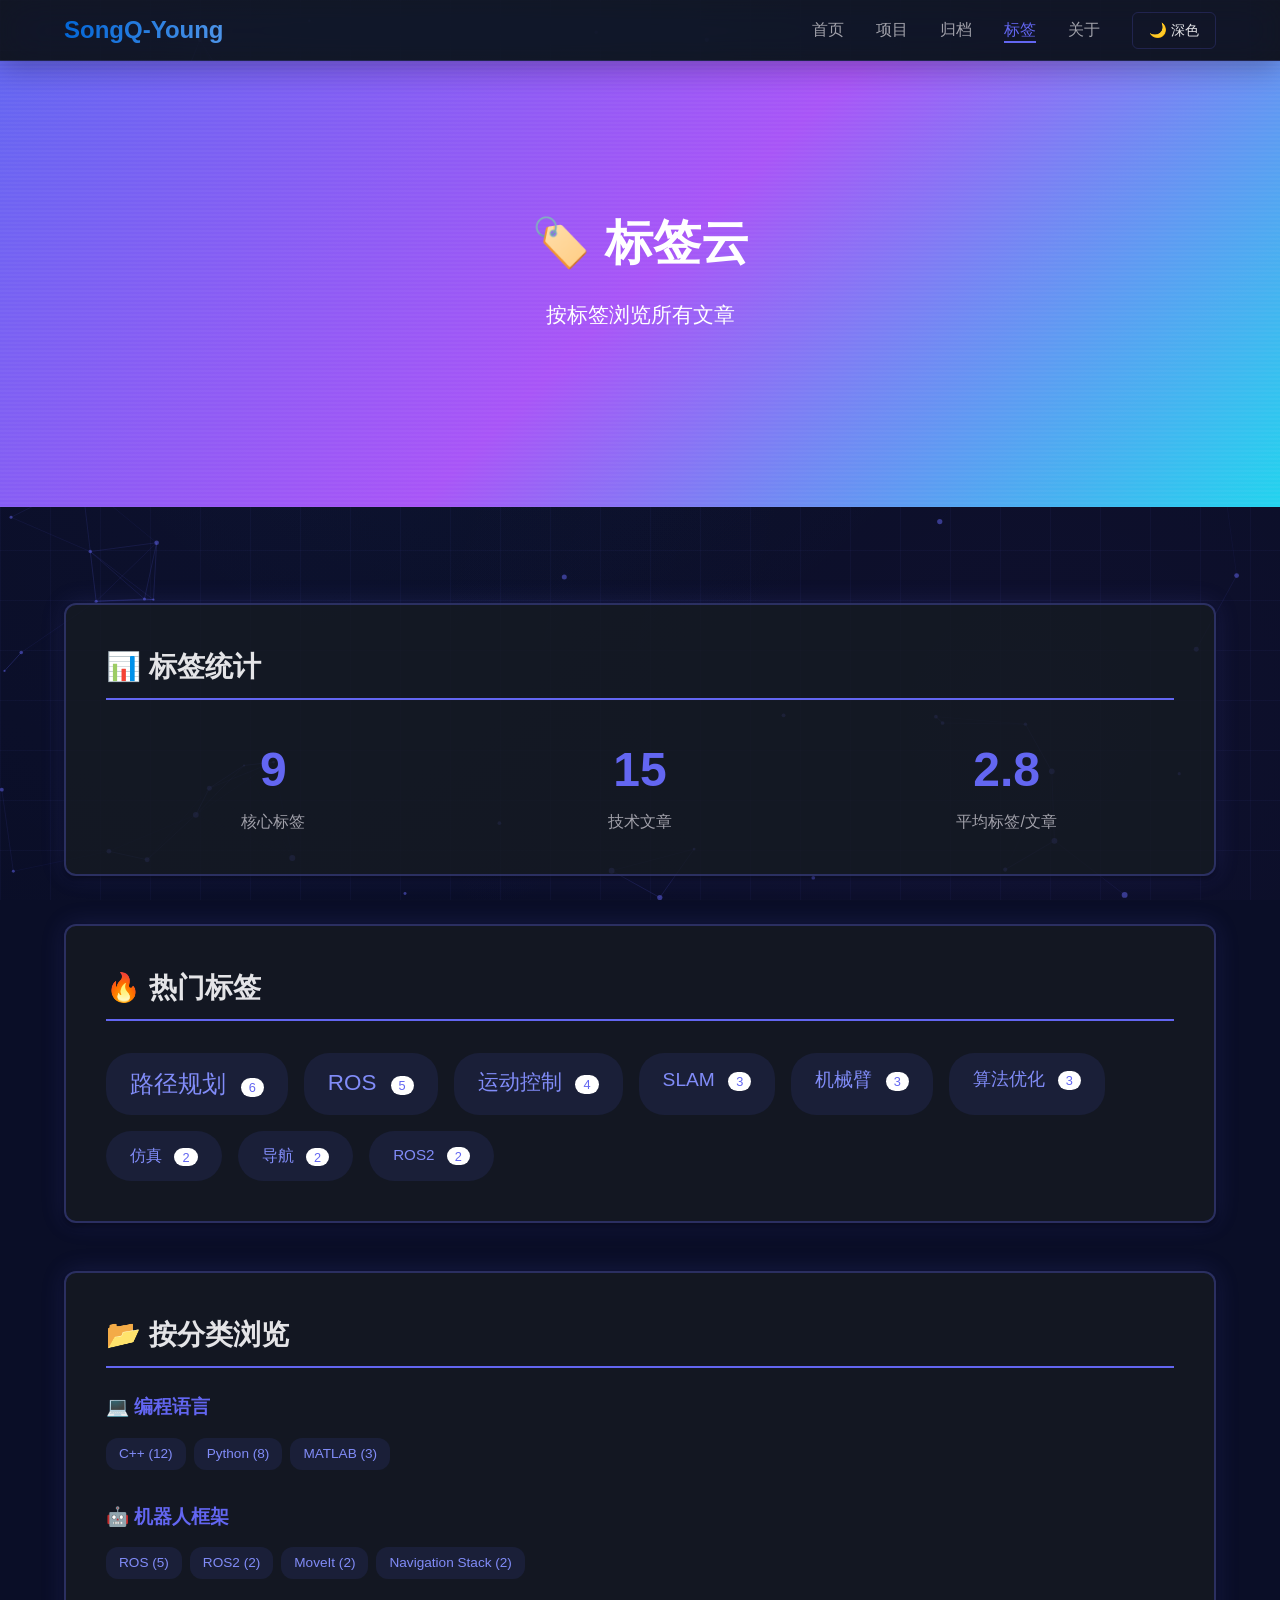
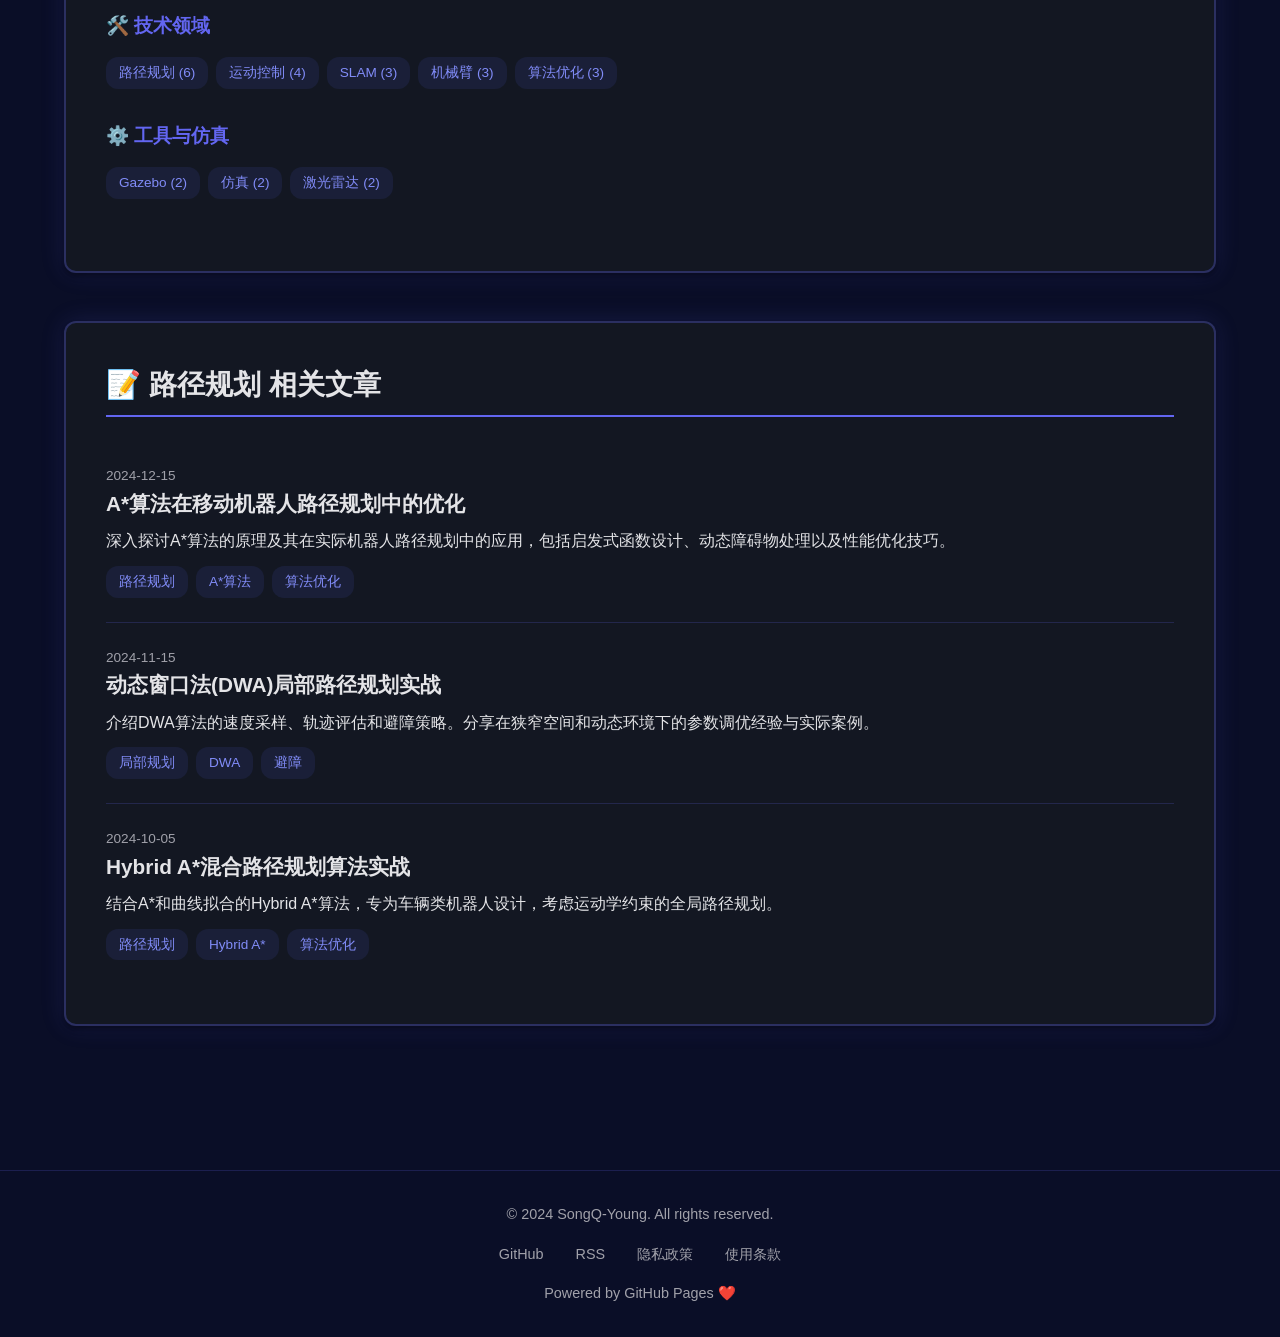
<file: tags.html>
<!DOCTYPE html>
<html lang="zh-CN">
<head>
    <meta charset="UTF-8">
    <meta name="viewport" content="width=device-width, initial-scale=1.0">
    <meta name="description" content="SongQ-Young 博客的所有技术标签 - 机器人控制、路径规划、SLAM、ROS">
    <title>标签 - SongQ-Young - 机器人控制规划算法工程师</title>
    <link rel="stylesheet" href="css/style.css">
</head>
<body>
    <!-- 导航栏 -->
    <nav class="navbar">
        <div class="nav-container">
            <a href="index.html" class="nav-brand gradient-text">SongQ-Young</a>
            <ul class="nav-menu">
                <li><a href="index.html" class="nav-link">首页</a></li>
                <li><a href="projects.html" class="nav-link">项目</a></li>
                <li><a href="archive.html" class="nav-link">归档</a></li>
                <li><a href="tags.html" class="nav-link active">标签</a></li>
                <li><a href="about.html" class="nav-link">关于</a></li>
                <li><button id="theme-toggle" class="theme-toggle">🌙 深色</button></li>
            </ul>
            <button class="mobile-menu-btn">☰</button>
        </div>
    </nav>

    <!-- 页面标题 -->
    <section class="hero">
        <div class="container">
            <h1 class="wave">🏷️ 标签云</h1>
            <p>按标签浏览所有文章</p>
        </div>
    </section>

    <!-- 主内容区 -->
    <div class="container">
        <!-- 标签统计 -->
        <section class="section hover-card">
            <h2>📊 标签统计</h2>
            <div style="display: grid; grid-template-columns: repeat(auto-fit, minmax(150px, 1fr)); gap: 2rem; margin-top: 2rem;">
                <div style="text-align: center;">
                    <div style="font-size: 3rem; font-weight: bold; color: var(--primary-color);" class="pulse">9</div>
                    <div style="color: var(--text-secondary);">核心标签</div>
                </div>
                <div style="text-align: center;">
                    <div style="font-size: 3rem; font-weight: bold; color: var(--primary-color);" class="pulse">15</div>
                    <div style="color: var(--text-secondary);">技术文章</div>
                </div>
                <div style="text-align: center;">
                    <div style="font-size: 3rem; font-weight: bold; color: var(--primary-color);" class="pulse">2.8</div>
                    <div style="color: var(--text-secondary);">平均标签/文章</div>
                </div>
            </div>
        </section>

        <!-- 热门标签 -->
        <section class="section hover-card">
            <h2>🔥 热门标签</h2>
            <div class="tag-cloud">
                <a href="#" class="tag-cloud-item" style="font-size: 1.5rem;">
                    路径规划
                    <span class="tag-count">6</span>
                </a>
                <a href="#" class="tag-cloud-item" style="font-size: 1.4rem;">
                    ROS
                    <span class="tag-count">5</span>
                </a>
                <a href="#" class="tag-cloud-item" style="font-size: 1.3rem;">
                    运动控制
                    <span class="tag-count">4</span>
                </a>
                <a href="#" class="tag-cloud-item" style="font-size: 1.2rem;">
                    SLAM
                    <span class="tag-count">3</span>
                </a>
                <a href="#" class="tag-cloud-item" style="font-size: 1.2rem;">
                    机械臂
                    <span class="tag-count">3</span>
                </a>
                <a href="#" class="tag-cloud-item" style="font-size: 1.1rem;">
                    算法优化
                    <span class="tag-count">3</span>
                </a>
                <a href="#" class="tag-cloud-item" style="font-size: 1rem;">
                    仿真
                    <span class="tag-count">2</span>
                </a>
                <a href="#" class="tag-cloud-item" style="font-size: 1rem;">
                    导航
                    <span class="tag-count">2</span>
                </a>
                <a href="#" class="tag-cloud-item" style="font-size: 0.95rem;">
                    ROS2
                    <span class="tag-count">2</span>
                </a>
            </div>
        </section>

        <!-- 按分类浏览 -->
        <section class="section hover-card">
            <h2>📂 按分类浏览</h2>

            <!-- 编程语言 -->
            <div style="margin-bottom: 2rem;">
                <h3 style="color: var(--primary-color); margin-bottom: 1rem;">💻 编程语言</h3>
                <div class="tags">
                    <a href="#" class="tag">C++ (12)</a>
                    <a href="#" class="tag">Python (8)</a>
                    <a href="#" class="tag">MATLAB (3)</a>
                </div>
            </div>

            <!-- 机器人框架 -->
            <div style="margin-bottom: 2rem;">
                <h3 style="color: var(--primary-color); margin-bottom: 1rem;">🤖 机器人框架</h3>
                <div class="tags">
                    <a href="#" class="tag">ROS (5)</a>
                    <a href="#" class="tag">ROS2 (2)</a>
                    <a href="#" class="tag">MoveIt (2)</a>
                    <a href="#" class="tag">Navigation Stack (2)</a>
                </div>
            </div>

            <!-- 技术领域 -->
            <div style="margin-bottom: 2rem;">
                <h3 style="color: var(--primary-color); margin-bottom: 1rem;">🛠️ 技术领域</h3>
                <div class="tags">
                    <a href="#" class="tag">路径规划 (6)</a>
                    <a href="#" class="tag">运动控制 (4)</a>
                    <a href="#" class="tag">SLAM (3)</a>
                    <a href="#" class="tag">机械臂 (3)</a>
                    <a href="#" class="tag">算法优化 (3)</a>
                </div>
            </div>

            <!-- 工具与仿真 -->
            <div style="margin-bottom: 2rem;">
                <h3 style="color: var(--primary-color); margin-bottom: 1rem;">⚙️ 工具与仿真</h3>
                <div class="tags">
                    <a href="#" class="tag">Gazebo (2)</a>
                    <a href="#" class="tag">仿真 (2)</a>
                    <a href="#" class="tag">激光雷达 (2)</a>
                </div>
            </div>
        </section>

        <!-- 最新标签文章 -->
        <section class="section hover-card">
            <h2>📝 路径规划 相关文章</h2>
            <ul class="posts">
                <li class="post-item">
                    <div class="post-date">2024-12-15</div>
                    <h3><a href="posts/a-star-optimization.html">A*算法在移动机器人路径规划中的优化</a></h3>
                    <p class="post-description">深入探讨A*算法的原理及其在实际机器人路径规划中的应用，包括启发式函数设计、动态障碍物处理以及性能优化技巧。</p>
                    <div class="tags">
                        <span class="tag">路径规划</span>
                        <span class="tag">A*算法</span>
                        <span class="tag">算法优化</span>
                    </div>
                </li>

                <li class="post-item">
                    <div class="post-date">2024-11-15</div>
                    <h3><a href="posts/dynamic-window-approach.html">动态窗口法(DWA)局部路径规划实战</a></h3>
                    <p class="post-description">介绍DWA算法的速度采样、轨迹评估和避障策略。分享在狭窄空间和动态环境下的参数调优经验与实际案例。</p>
                    <div class="tags">
                        <span class="tag">局部规划</span>
                        <span class="tag">DWA</span>
                        <span class="tag">避障</span>
                    </div>
                </li>

                <li class="post-item">
                    <div class="post-date">2024-10-05</div>
                    <h3><a href="#">Hybrid A*混合路径规划算法实战</a></h3>
                    <p class="post-description">结合A*和曲线拟合的Hybrid A*算法，专为车辆类机器人设计，考虑运动学约束的全局路径规划。</p>
                    <div class="tags">
                        <span class="tag">路径规划</span>
                        <span class="tag">Hybrid A*</span>
                        <span class="tag">算法优化</span>
                    </div>
                </li>
            </ul>
        </section>
    </div>

    <!-- 页脚 -->
    <footer>
        <p>&copy; 2024 SongQ-Young. All rights reserved.</p>
        <div class="footer-links">
            <a href="https://github.com/SongQ-Young" target="_blank">GitHub</a>
            <a href="rss.xml">RSS</a>
            <a href="#">隐私政策</a>
            <a href="#">使用条款</a>
        </div>
        <p style="margin-top: 1rem;">Powered by GitHub Pages ❤️</p>
    </footer>

    <!-- 返回顶部按钮 -->
    <button id="back-to-top" class="back-to-top">↑</button>

    <script src="js/main.js"></script>
</body>
</html>
</file>
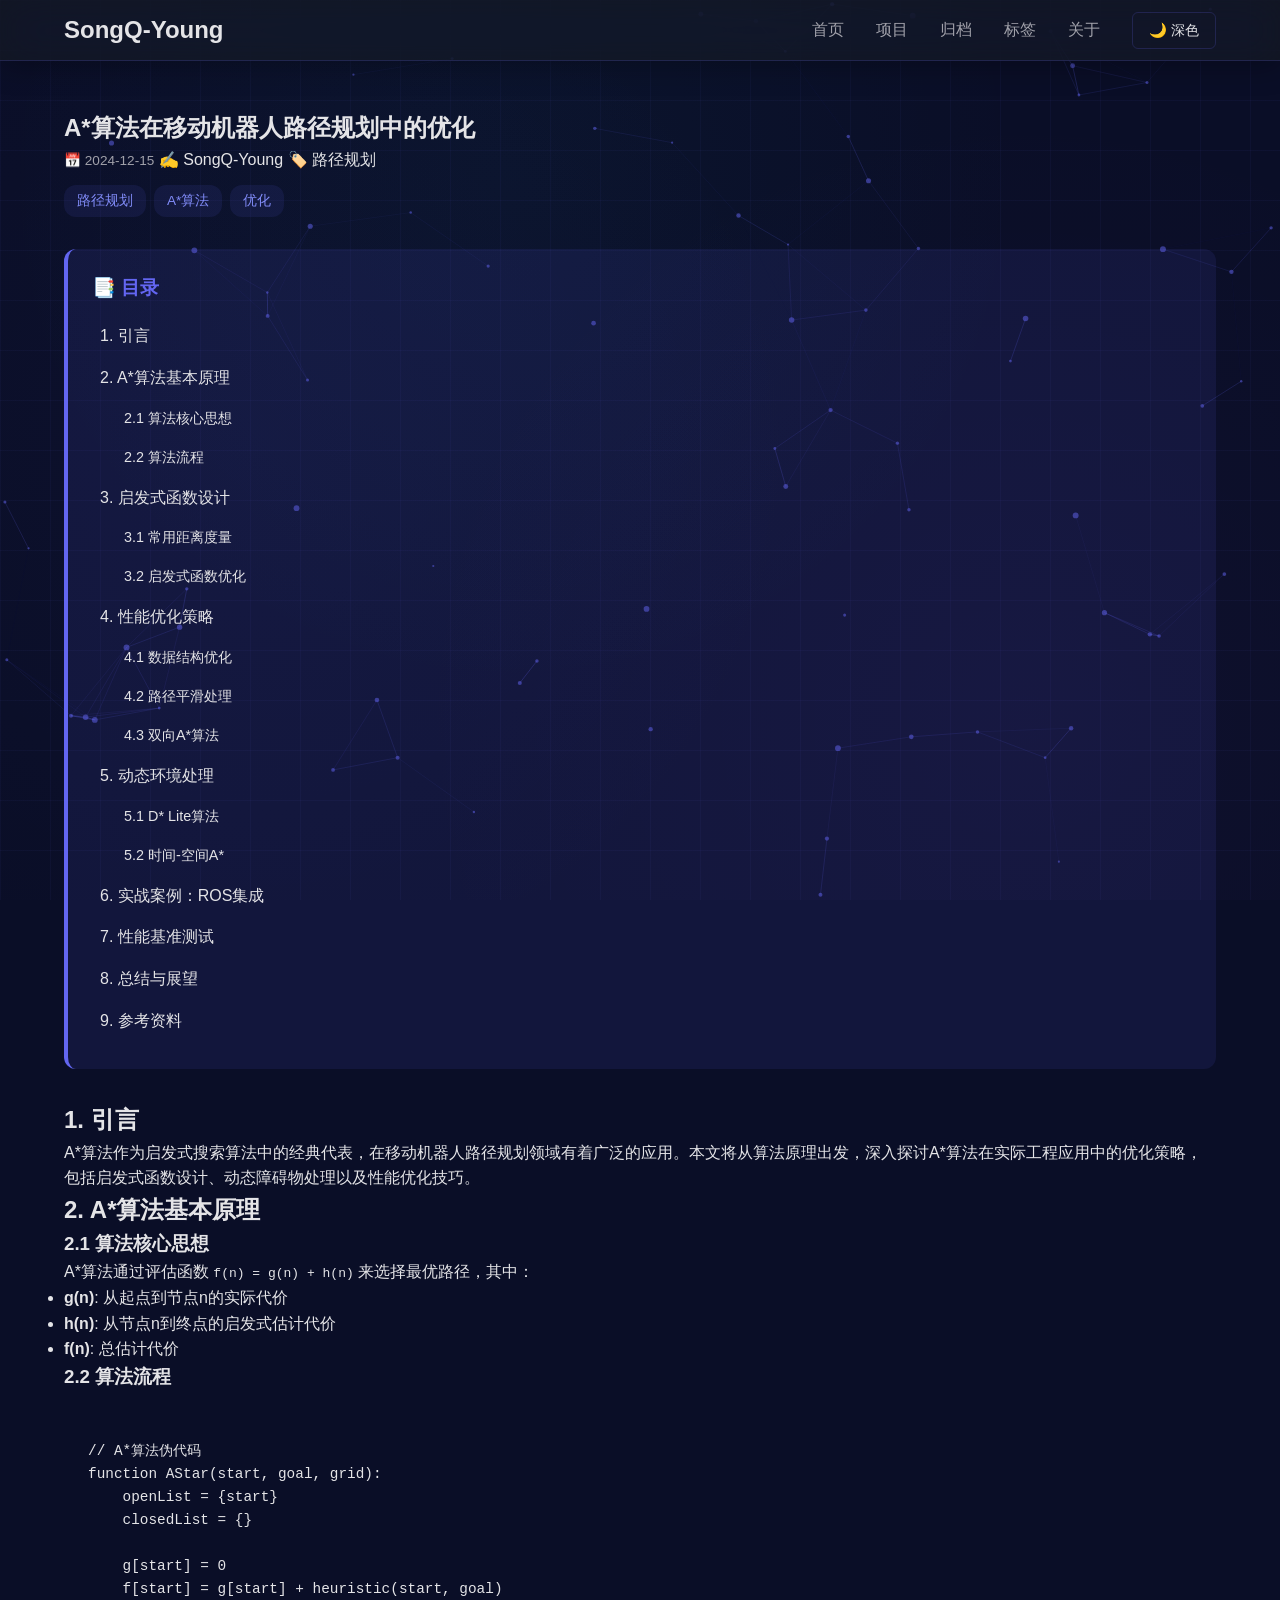
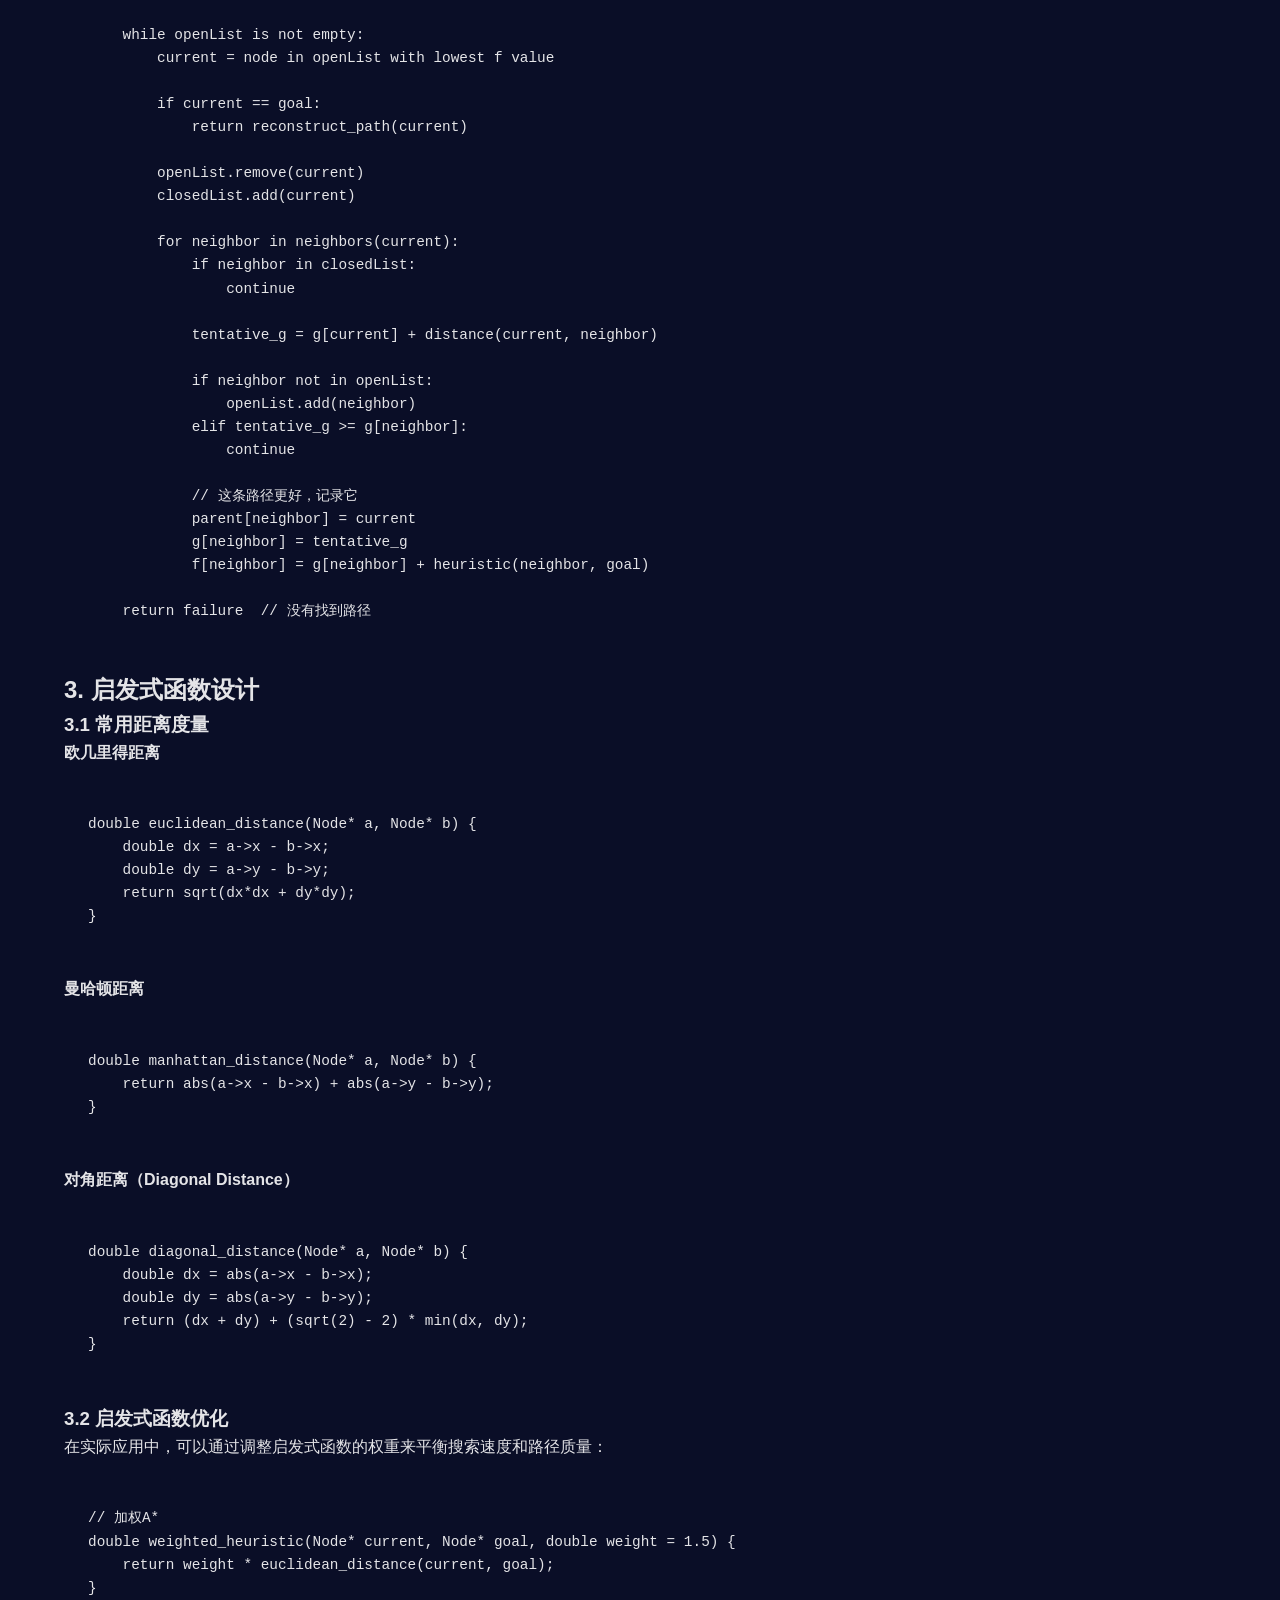
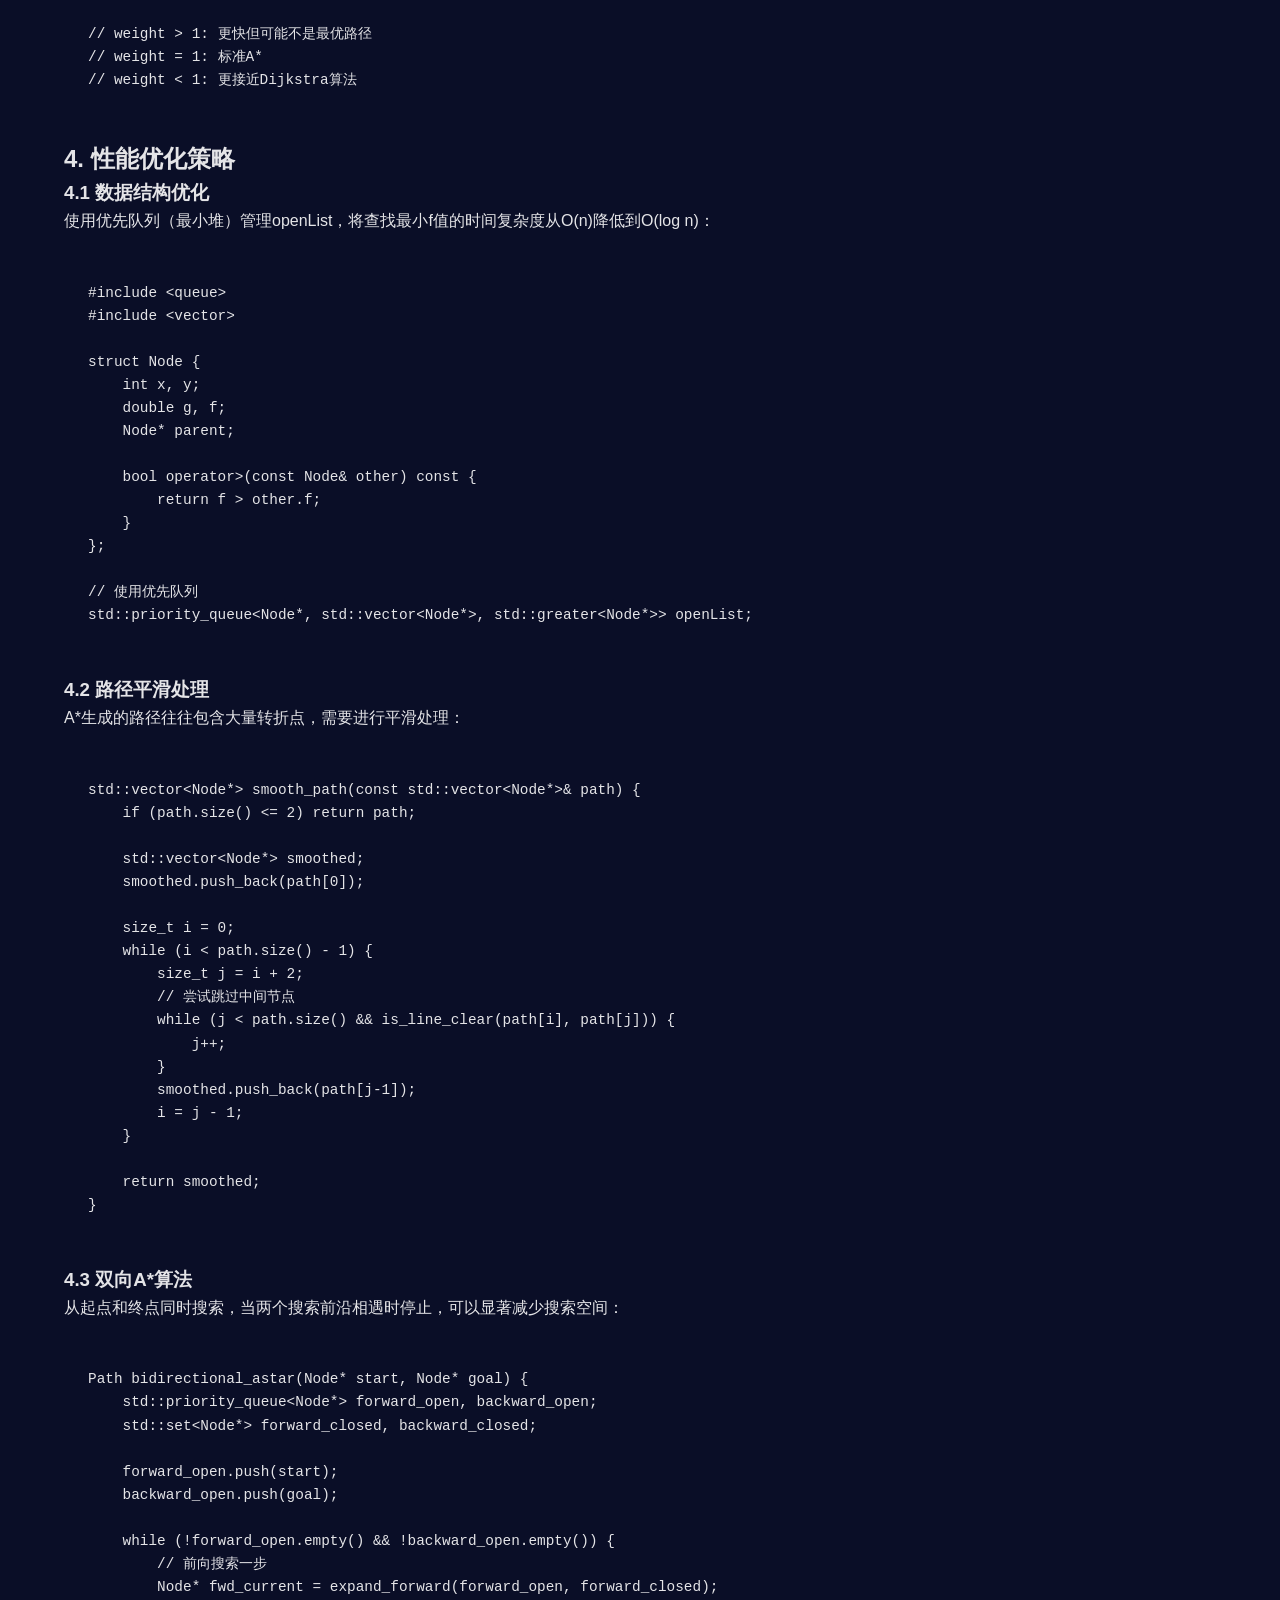
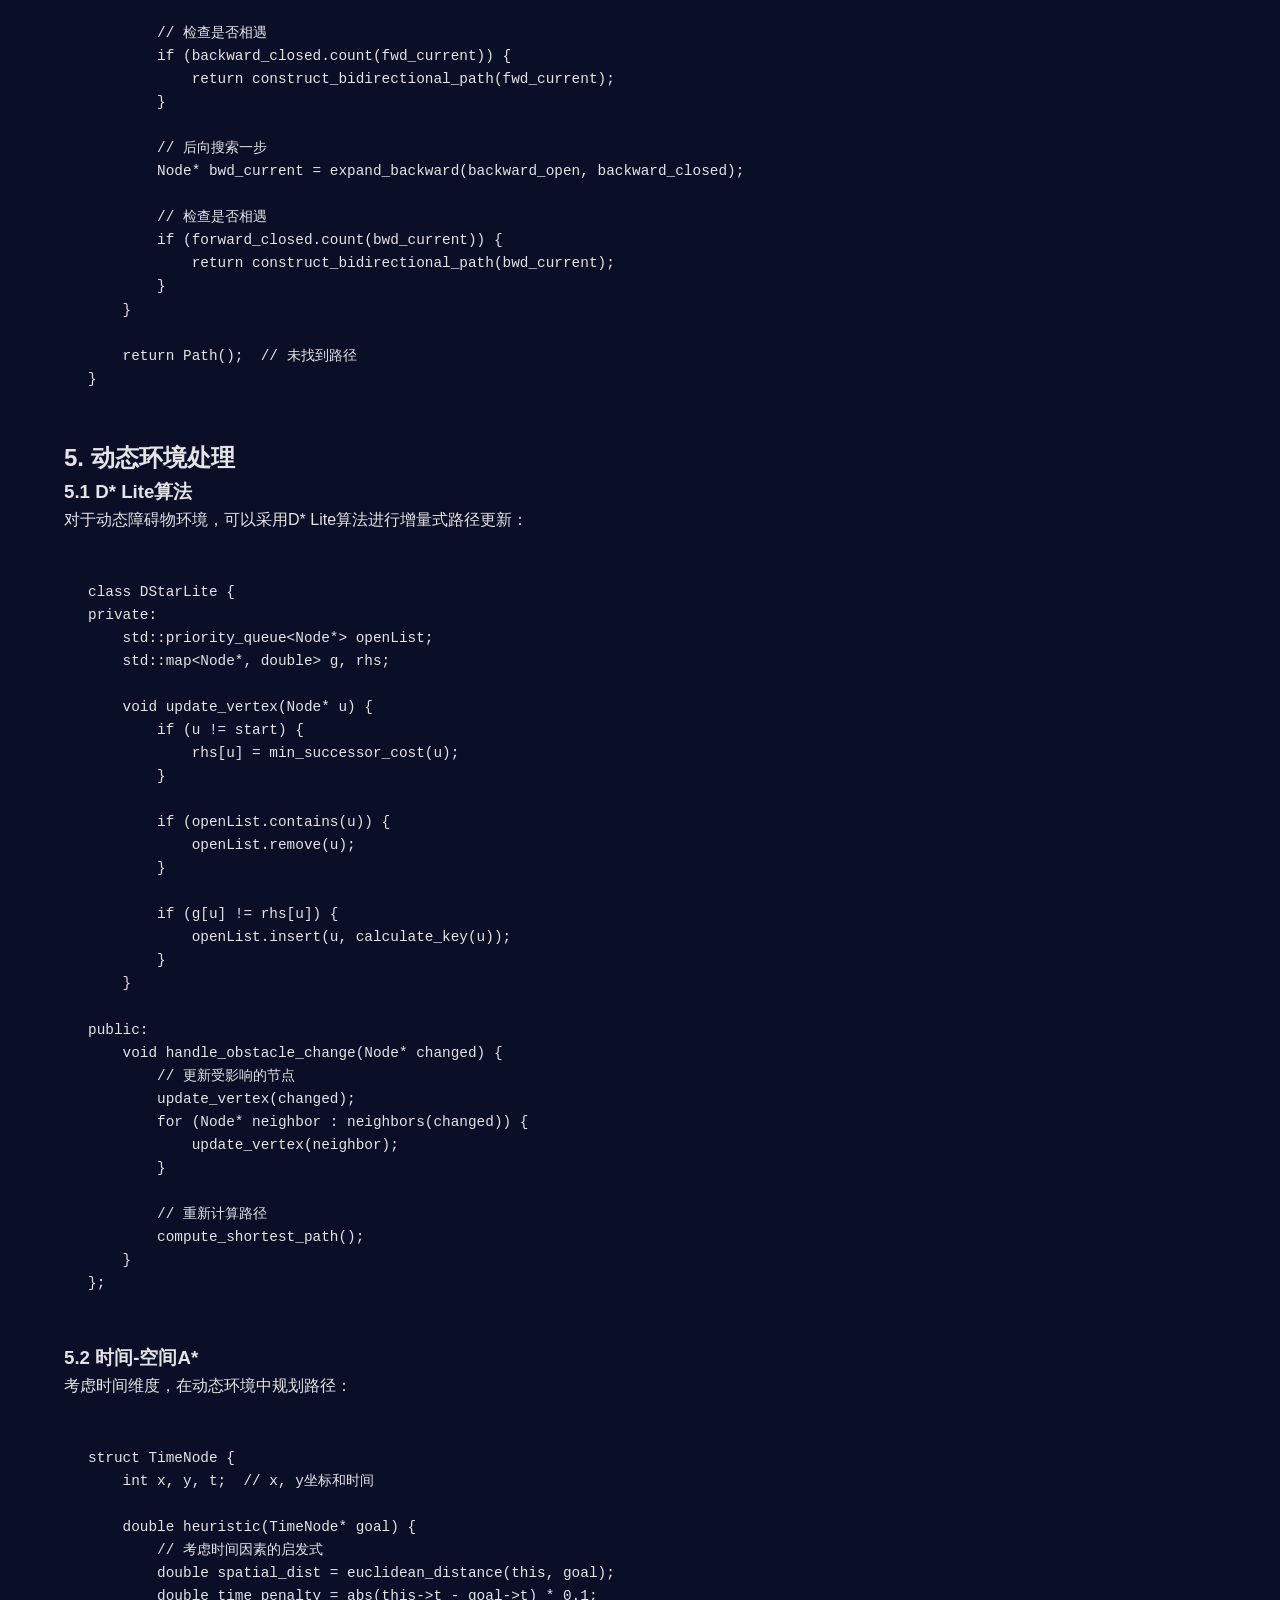
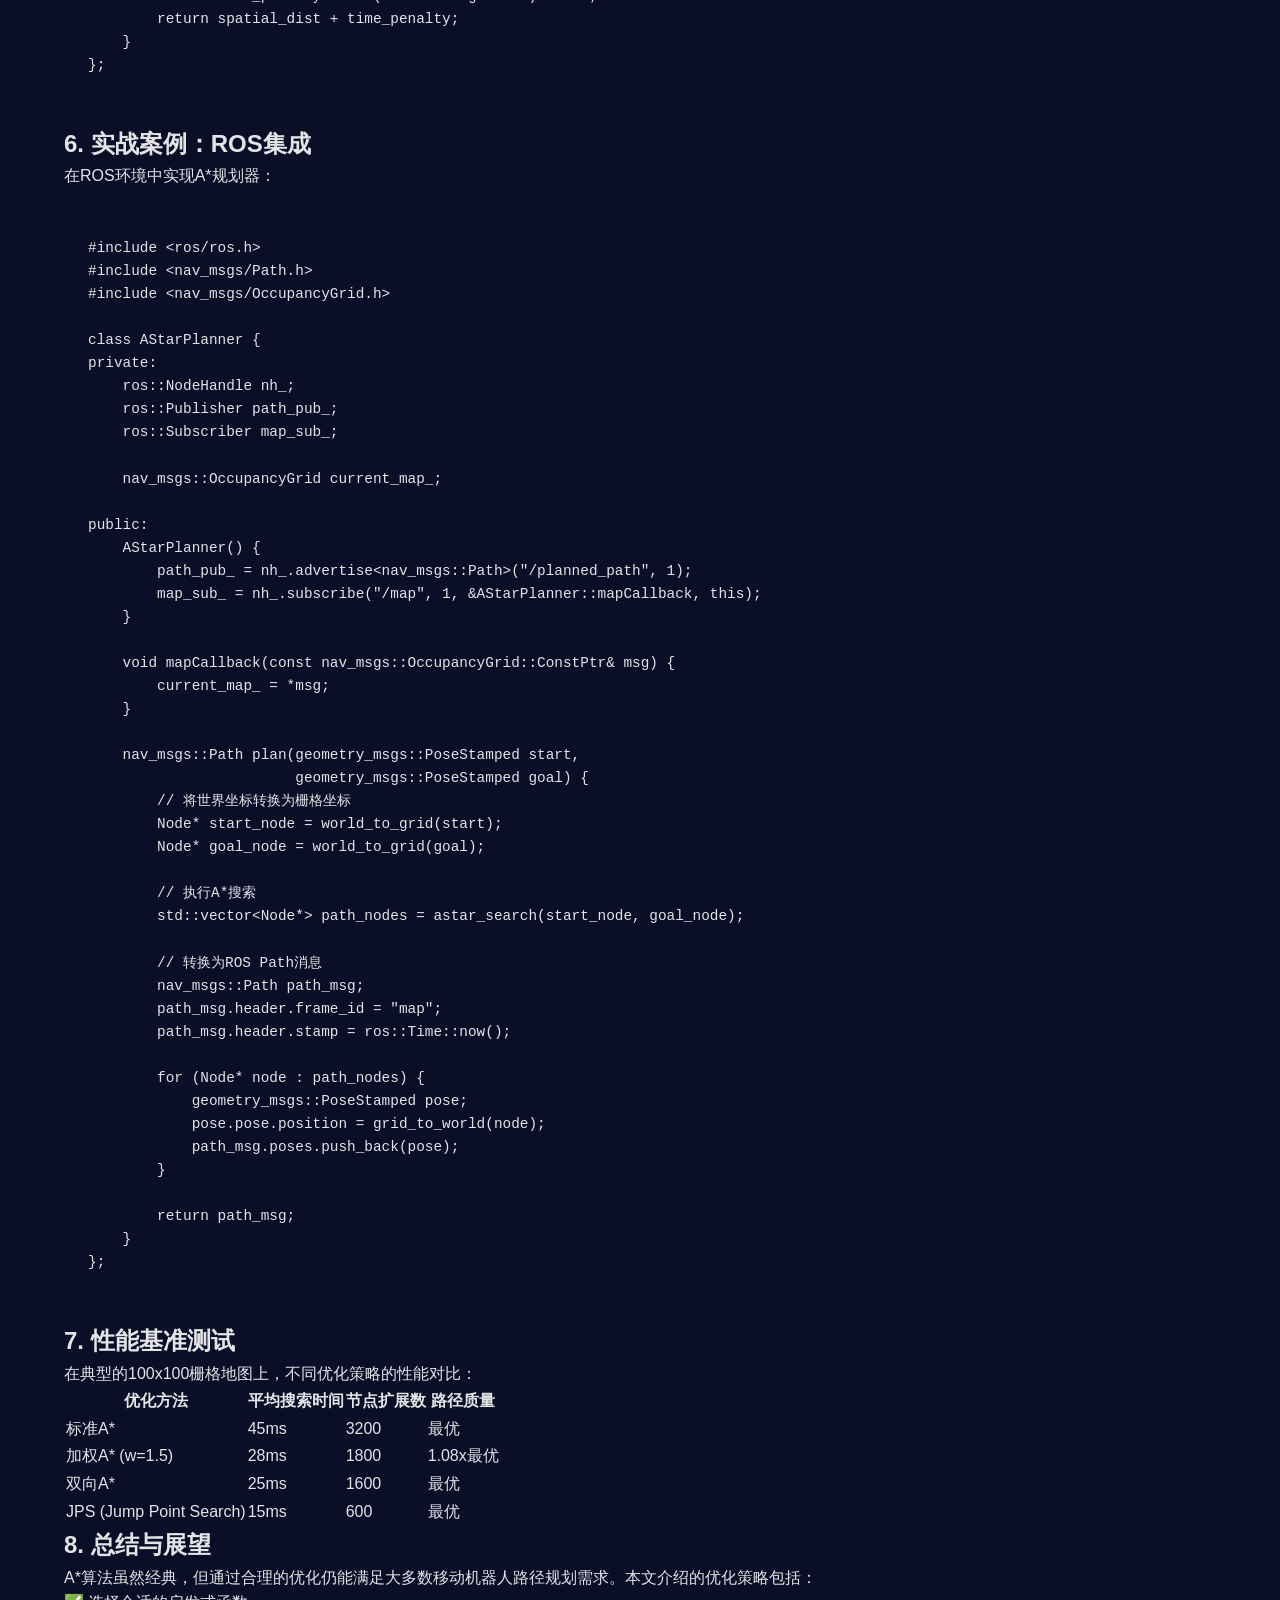
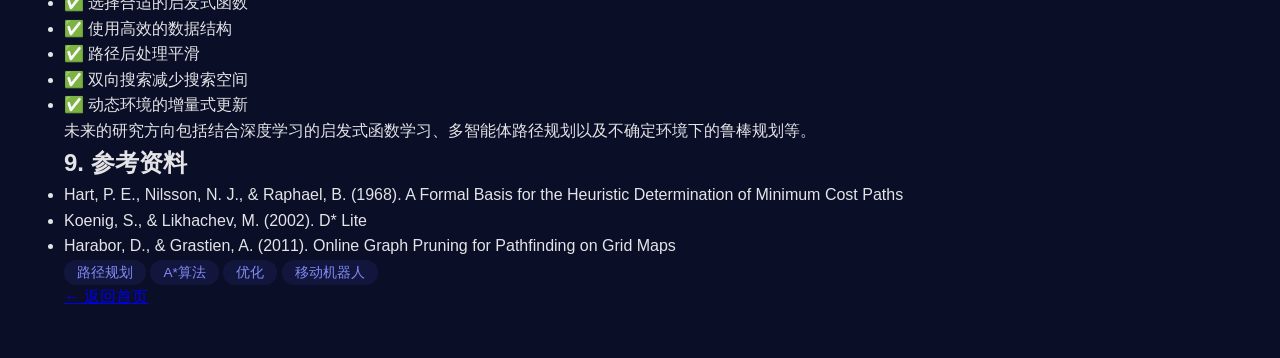
<file: posts/a-star-optimization.html>
<!DOCTYPE html>
<html lang="zh-CN">
<head>
    <meta charset="UTF-8">
    <meta name="viewport" content="width=device-width, initial-scale=1.0">
    <meta name="description" content="深入探讨A*算法的原理及其在实际机器人路径规划中的应用，包括启发式函数设计、动态障碍物处理以及性能优化技巧">
    <meta name="keywords" content="A*算法, 路径规划, 移动机器人, 启发式搜索, 算法优化">
    <title>A*算法在移动机器人路径规划中的优化 - SongQ-Young</title>
    <link rel="stylesheet" href="../css/style.css">
</head>
<body>
    <!-- 导航栏 -->
    <nav class="navbar">
        <div class="nav-container">
            <a href="../index.html" class="nav-brand">SongQ-Young</a>
            <ul class="nav-menu">
                <li><a href="../index.html" class="nav-link">首页</a></li>
                <li><a href="../projects.html" class="nav-link">项目</a></li>
                <li><a href="../archive.html" class="nav-link">归档</a></li>
                <li><a href="../tags.html" class="nav-link">标签</a></li>
                <li><a href="../about.html" class="nav-link">关于</a></li>
                <li><button id="theme-toggle" class="theme-toggle">🌙 深色</button></li>
            </ul>
            <button class="mobile-menu-btn">☰</button>
        </div>
    </nav>

    <!-- 文章内容 -->
    <article class="container">
        <header class="post-header">
            <h1>A*算法在移动机器人路径规划中的优化</h1>
            <div class="post-meta">
                <span class="post-date">📅 2024-12-15</span>
                <span class="post-author">✍️ SongQ-Young</span>
                <span class="post-category">🏷️ 路径规划</span>
            </div>
            <div class="tags">
                <span class="tag">路径规划</span>
                <span class="tag">A*算法</span>
                <span class="tag">优化</span>
            </div>
        </header>

        <section class="post-content">
            <h2>1. 引言</h2>
            <p>
                A*算法作为启发式搜索算法中的经典代表，在移动机器人路径规划领域有着广泛的应用。本文将从算法原理出发，深入探讨A*算法在实际工程应用中的优化策略，包括启发式函数设计、动态障碍物处理以及性能优化技巧。
            </p>

            <h2>2. A*算法基本原理</h2>
            <h3>2.1 算法核心思想</h3>
            <p>
                A*算法通过评估函数 <code>f(n) = g(n) + h(n)</code> 来选择最优路径，其中：
            </p>
            <ul>
                <li><strong>g(n)</strong>: 从起点到节点n的实际代价</li>
                <li><strong>h(n)</strong>: 从节点n到终点的启发式估计代价</li>
                <li><strong>f(n)</strong>: 总估计代价</li>
            </ul>

            <h3>2.2 算法流程</h3>
            <pre><code class="language-cpp">// A*算法伪代码
function AStar(start, goal, grid):
    openList = {start}
    closedList = {}

    g[start] = 0
    f[start] = g[start] + heuristic(start, goal)

    while openList is not empty:
        current = node in openList with lowest f value

        if current == goal:
            return reconstruct_path(current)

        openList.remove(current)
        closedList.add(current)

        for neighbor in neighbors(current):
            if neighbor in closedList:
                continue

            tentative_g = g[current] + distance(current, neighbor)

            if neighbor not in openList:
                openList.add(neighbor)
            elif tentative_g >= g[neighbor]:
                continue

            // 这条路径更好，记录它
            parent[neighbor] = current
            g[neighbor] = tentative_g
            f[neighbor] = g[neighbor] + heuristic(neighbor, goal)

    return failure  // 没有找到路径
</code></pre>

            <h2>3. 启发式函数设计</h2>
            <h3>3.1 常用距离度量</h3>

            <h4>欧几里得距离</h4>
            <pre><code class="language-cpp">double euclidean_distance(Node* a, Node* b) {
    double dx = a->x - b->x;
    double dy = a->y - b->y;
    return sqrt(dx*dx + dy*dy);
}
</code></pre>

            <h4>曼哈顿距离</h4>
            <pre><code class="language-cpp">double manhattan_distance(Node* a, Node* b) {
    return abs(a->x - b->x) + abs(a->y - b->y);
}
</code></pre>

            <h4>对角距离（Diagonal Distance）</h4>
            <pre><code class="language-cpp">double diagonal_distance(Node* a, Node* b) {
    double dx = abs(a->x - b->x);
    double dy = abs(a->y - b->y);
    return (dx + dy) + (sqrt(2) - 2) * min(dx, dy);
}
</code></pre>

            <h3>3.2 启发式函数优化</h3>
            <p>
                在实际应用中，可以通过调整启发式函数的权重来平衡搜索速度和路径质量：
            </p>
            <pre><code class="language-cpp">// 加权A*
double weighted_heuristic(Node* current, Node* goal, double weight = 1.5) {
    return weight * euclidean_distance(current, goal);
}

// weight > 1: 更快但可能不是最优路径
// weight = 1: 标准A*
// weight < 1: 更接近Dijkstra算法
</code></pre>

            <h2>4. 性能优化策略</h2>

            <h3>4.1 数据结构优化</h3>
            <p>
                使用优先队列（最小堆）管理openList，将查找最小f值的时间复杂度从O(n)降低到O(log n)：
            </p>
            <pre><code class="language-cpp">#include &lt;queue&gt;
#include &lt;vector&gt;

struct Node {
    int x, y;
    double g, f;
    Node* parent;

    bool operator>(const Node& other) const {
        return f > other.f;
    }
};

// 使用优先队列
std::priority_queue&lt;Node*, std::vector&lt;Node*&gt;, std::greater&lt;Node*&gt;&gt; openList;
</code></pre>

            <h3>4.2 路径平滑处理</h3>
            <p>
                A*生成的路径往往包含大量转折点，需要进行平滑处理：
            </p>
            <pre><code class="language-cpp">std::vector&lt;Node*&gt; smooth_path(const std::vector&lt;Node*&gt;& path) {
    if (path.size() <= 2) return path;

    std::vector&lt;Node*&gt; smoothed;
    smoothed.push_back(path[0]);

    size_t i = 0;
    while (i < path.size() - 1) {
        size_t j = i + 2;
        // 尝试跳过中间节点
        while (j < path.size() && is_line_clear(path[i], path[j])) {
            j++;
        }
        smoothed.push_back(path[j-1]);
        i = j - 1;
    }

    return smoothed;
}
</code></pre>

            <h3>4.3 双向A*算法</h3>
            <p>
                从起点和终点同时搜索，当两个搜索前沿相遇时停止，可以显著减少搜索空间：
            </p>
            <pre><code class="language-cpp">Path bidirectional_astar(Node* start, Node* goal) {
    std::priority_queue&lt;Node*&gt; forward_open, backward_open;
    std::set&lt;Node*&gt; forward_closed, backward_closed;

    forward_open.push(start);
    backward_open.push(goal);

    while (!forward_open.empty() && !backward_open.empty()) {
        // 前向搜索一步
        Node* fwd_current = expand_forward(forward_open, forward_closed);

        // 检查是否相遇
        if (backward_closed.count(fwd_current)) {
            return construct_bidirectional_path(fwd_current);
        }

        // 后向搜索一步
        Node* bwd_current = expand_backward(backward_open, backward_closed);

        // 检查是否相遇
        if (forward_closed.count(bwd_current)) {
            return construct_bidirectional_path(bwd_current);
        }
    }

    return Path();  // 未找到路径
}
</code></pre>

            <h2>5. 动态环境处理</h2>

            <h3>5.1 D* Lite算法</h3>
            <p>
                对于动态障碍物环境，可以采用D* Lite算法进行增量式路径更新：
            </p>
            <pre><code class="language-cpp">class DStarLite {
private:
    std::priority_queue&lt;Node*&gt; openList;
    std::map&lt;Node*, double&gt; g, rhs;

    void update_vertex(Node* u) {
        if (u != start) {
            rhs[u] = min_successor_cost(u);
        }

        if (openList.contains(u)) {
            openList.remove(u);
        }

        if (g[u] != rhs[u]) {
            openList.insert(u, calculate_key(u));
        }
    }

public:
    void handle_obstacle_change(Node* changed) {
        // 更新受影响的节点
        update_vertex(changed);
        for (Node* neighbor : neighbors(changed)) {
            update_vertex(neighbor);
        }

        // 重新计算路径
        compute_shortest_path();
    }
};
</code></pre>

            <h3>5.2 时间-空间A*</h3>
            <p>
                考虑时间维度，在动态环境中规划路径：
            </p>
            <pre><code class="language-cpp">struct TimeNode {
    int x, y, t;  // x, y坐标和时间

    double heuristic(TimeNode* goal) {
        // 考虑时间因素的启发式
        double spatial_dist = euclidean_distance(this, goal);
        double time_penalty = abs(this->t - goal->t) * 0.1;
        return spatial_dist + time_penalty;
    }
};
</code></pre>

            <h2>6. 实战案例：ROS集成</h2>
            <p>
                在ROS环境中实现A*规划器：
            </p>
            <pre><code class="language-cpp">#include &lt;ros/ros.h&gt;
#include &lt;nav_msgs/Path.h&gt;
#include &lt;nav_msgs/OccupancyGrid.h&gt;

class AStarPlanner {
private:
    ros::NodeHandle nh_;
    ros::Publisher path_pub_;
    ros::Subscriber map_sub_;

    nav_msgs::OccupancyGrid current_map_;

public:
    AStarPlanner() {
        path_pub_ = nh_.advertise&lt;nav_msgs::Path&gt;("/planned_path", 1);
        map_sub_ = nh_.subscribe("/map", 1, &AStarPlanner::mapCallback, this);
    }

    void mapCallback(const nav_msgs::OccupancyGrid::ConstPtr& msg) {
        current_map_ = *msg;
    }

    nav_msgs::Path plan(geometry_msgs::PoseStamped start,
                        geometry_msgs::PoseStamped goal) {
        // 将世界坐标转换为栅格坐标
        Node* start_node = world_to_grid(start);
        Node* goal_node = world_to_grid(goal);

        // 执行A*搜索
        std::vector&lt;Node*&gt; path_nodes = astar_search(start_node, goal_node);

        // 转换为ROS Path消息
        nav_msgs::Path path_msg;
        path_msg.header.frame_id = "map";
        path_msg.header.stamp = ros::Time::now();

        for (Node* node : path_nodes) {
            geometry_msgs::PoseStamped pose;
            pose.pose.position = grid_to_world(node);
            path_msg.poses.push_back(pose);
        }

        return path_msg;
    }
};
</code></pre>

            <h2>7. 性能基准测试</h2>
            <p>
                在典型的100x100栅格地图上，不同优化策略的性能对比：
            </p>
            <table>
                <thead>
                    <tr>
                        <th>优化方法</th>
                        <th>平均搜索时间</th>
                        <th>节点扩展数</th>
                        <th>路径质量</th>
                    </tr>
                </thead>
                <tbody>
                    <tr>
                        <td>标准A*</td>
                        <td>45ms</td>
                        <td>3200</td>
                        <td>最优</td>
                    </tr>
                    <tr>
                        <td>加权A* (w=1.5)</td>
                        <td>28ms</td>
                        <td>1800</td>
                        <td>1.08x最优</td>
                    </tr>
                    <tr>
                        <td>双向A*</td>
                        <td>25ms</td>
                        <td>1600</td>
                        <td>最优</td>
                    </tr>
                    <tr>
                        <td>JPS (Jump Point Search)</td>
                        <td>15ms</td>
                        <td>600</td>
                        <td>最优</td>
                    </tr>
                </tbody>
            </table>

            <h2>8. 总结与展望</h2>
            <p>
                A*算法虽然经典，但通过合理的优化仍能满足大多数移动机器人路径规划需求。本文介绍的优化策略包括：
            </p>
            <ul>
                <li>✅ 选择合适的启发式函数</li>
                <li>✅ 使用高效的数据结构</li>
                <li>✅ 路径后处理平滑</li>
                <li>✅ 双向搜索减少搜索空间</li>
                <li>✅ 动态环境的增量式更新</li>
            </ul>
            <p>
                未来的研究方向包括结合深度学习的启发式函数学习、多智能体路径规划以及不确定环境下的鲁棒规划等。
            </p>

            <h2>9. 参考资料</h2>
            <ul>
                <li>Hart, P. E., Nilsson, N. J., & Raphael, B. (1968). A Formal Basis for the Heuristic Determination of Minimum Cost Paths</li>
                <li>Koenig, S., & Likhachev, M. (2002). D* Lite</li>
                <li>Harabor, D., & Grastien, A. (2011). Online Graph Pruning for Pathfinding on Grid Maps</li>
            </ul>
        </section>

        <div class="post-footer">
            <div class="post-tags">
                <span class="tag">路径规划</span>
                <span class="tag">A*算法</span>
                <span class="tag">优化</span>
                <span class="tag">移动机器人</span>
            </div>
            <div class="post-nav">
                <a href="../index.html" class="btn-back">← 返回首页</a>
            </div>
        </div>
    </article>

    <!-- 返回顶部按钮 -->
    <button id="back-to-top" class="back-to-top">↑</button>

    <!-- JavaScript -->
    <script src="../js/main.js"></script>
</body>
</html>
</file>
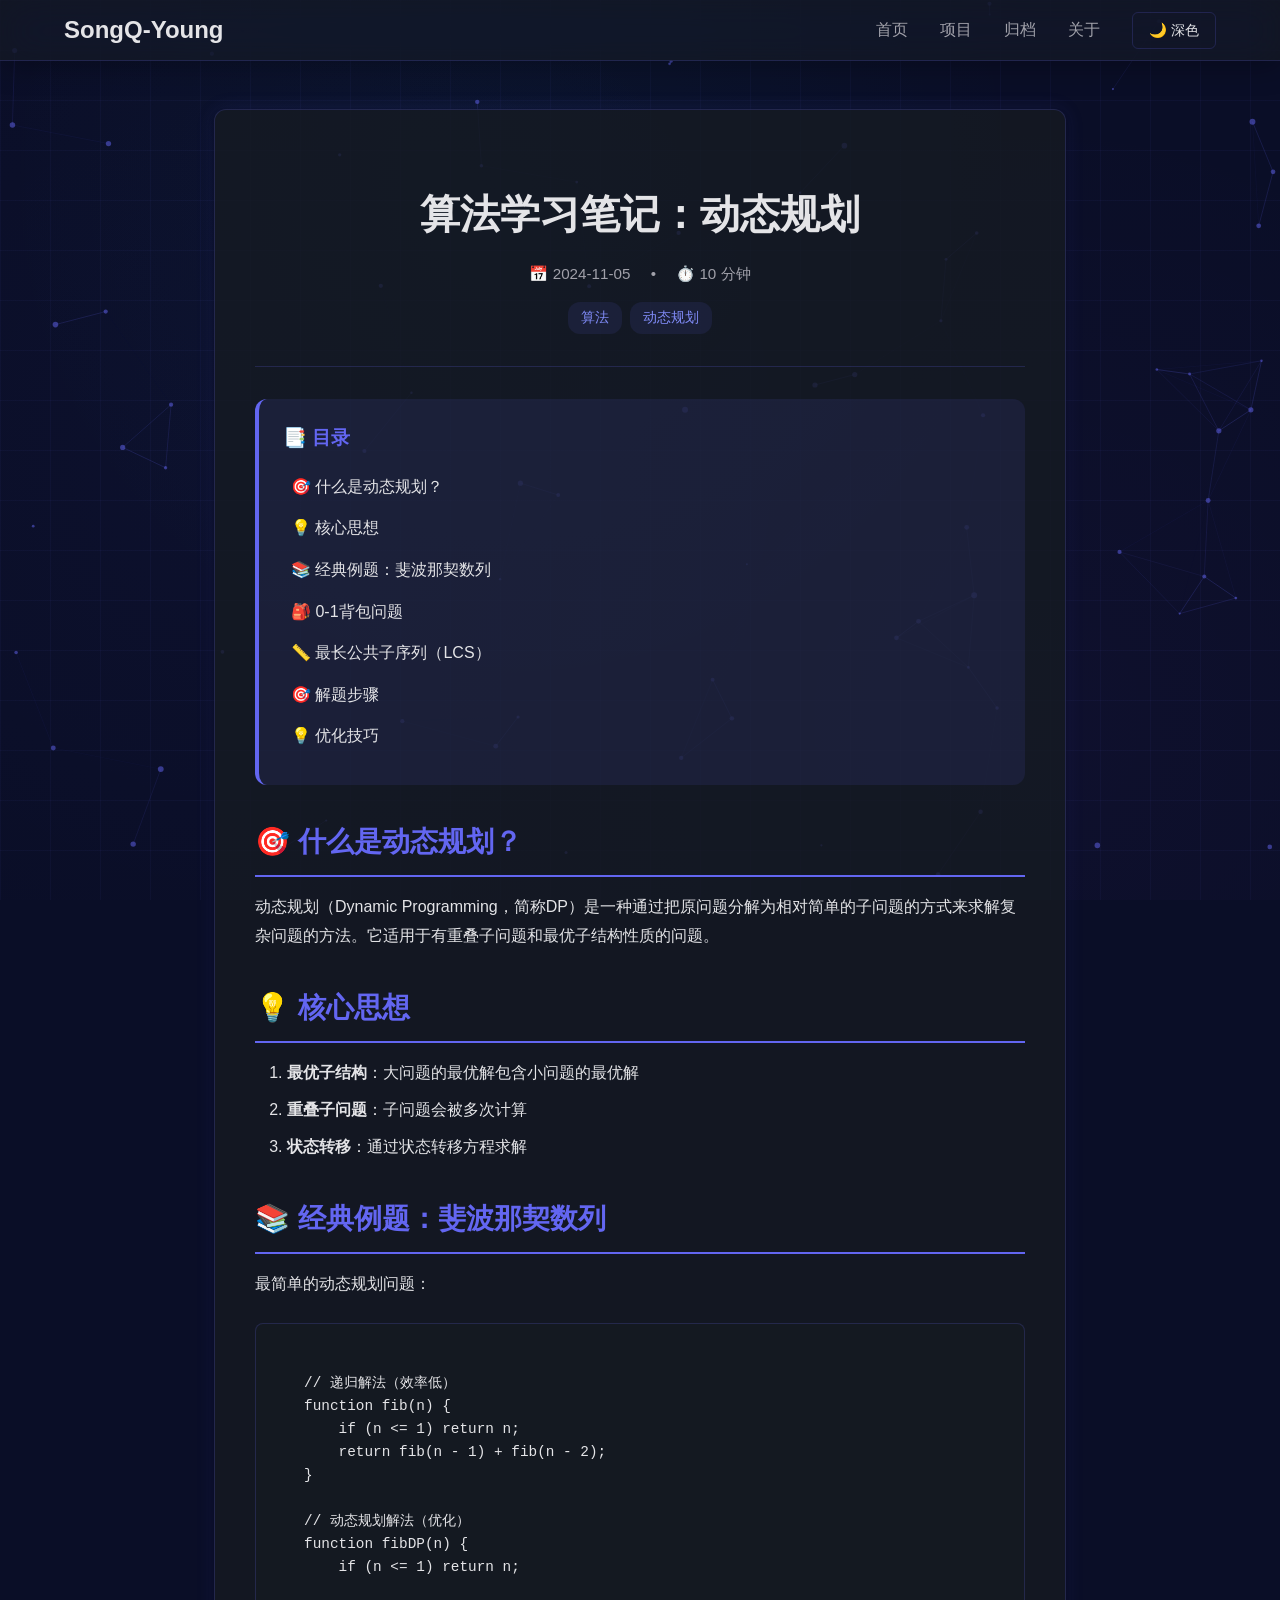
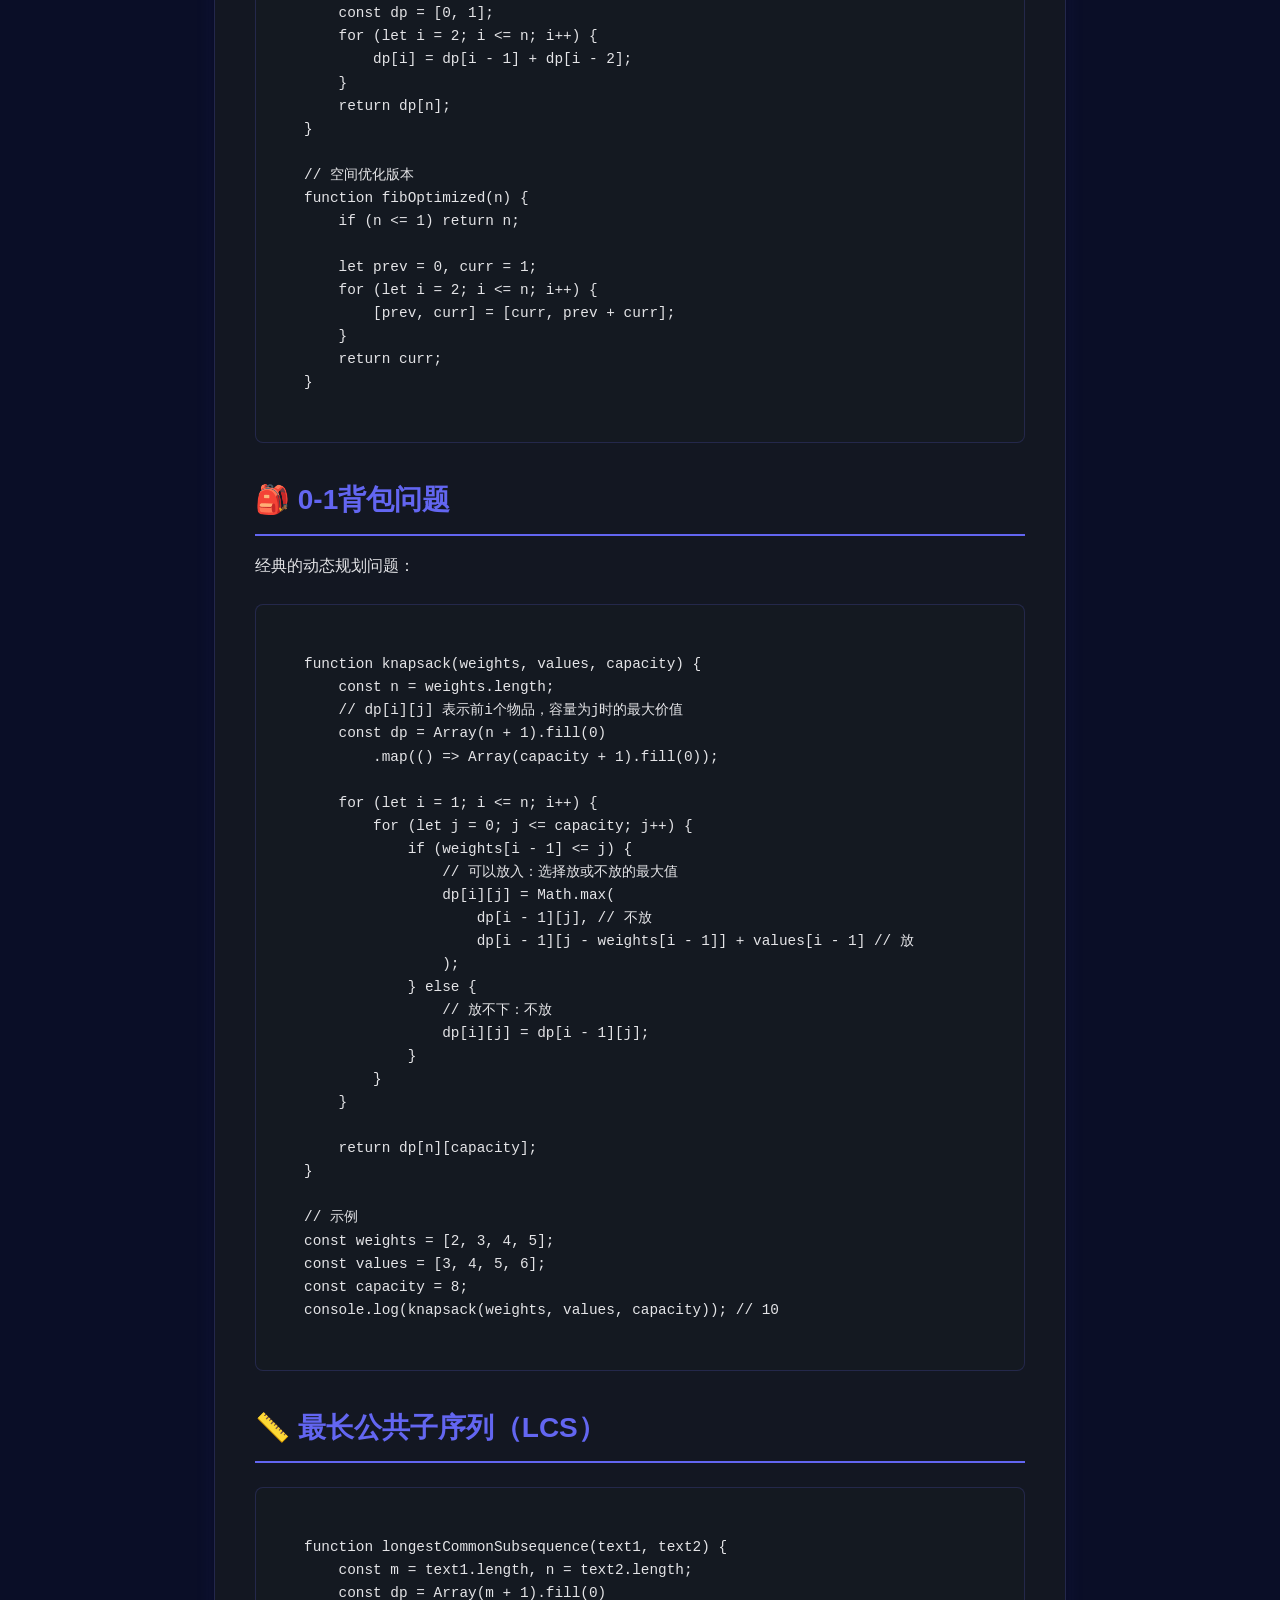
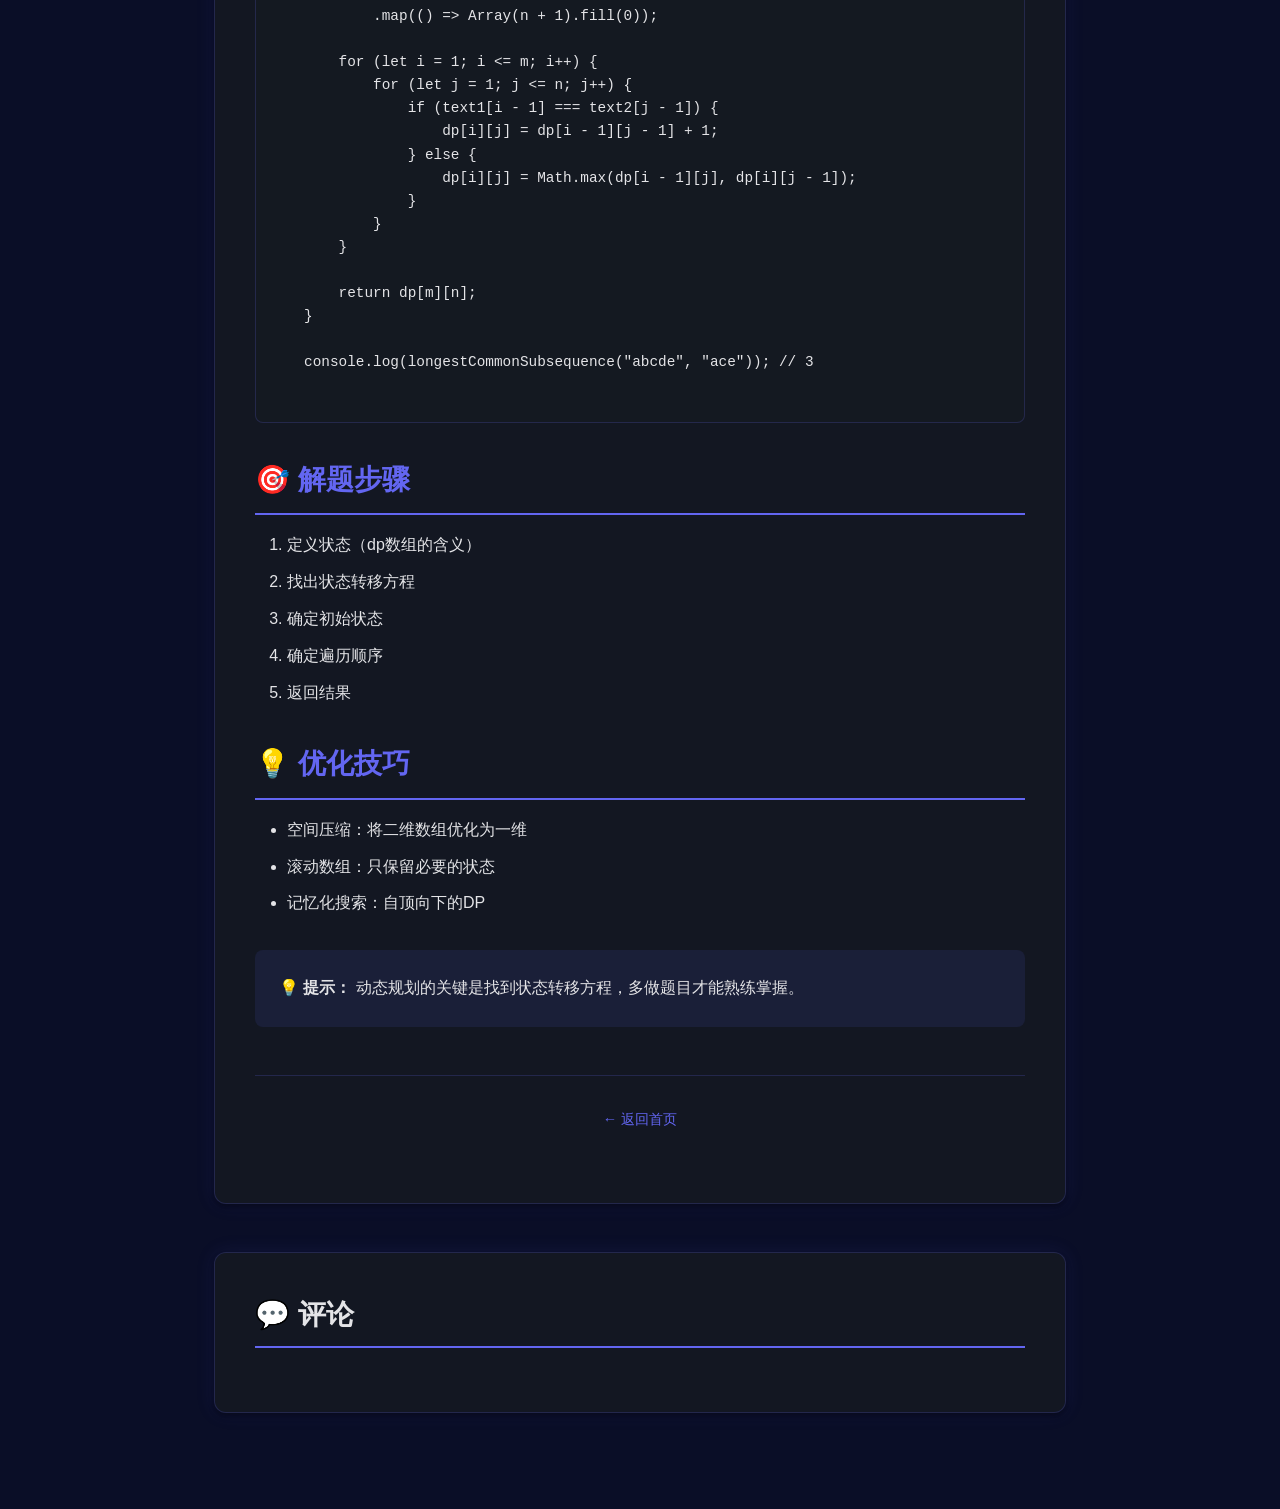
<file: posts/algorithm-dp.html>
<!DOCTYPE html>
<html lang="zh-CN">
<head>
    <meta charset="UTF-8">
    <meta name="viewport" content="width=device-width, initial-scale=1.0">
    <meta name="description" content="算法学习笔记：动态规划">
    <title>算法学习笔记：动态规划 - SongQ-Young 的博客</title>
    <link rel="stylesheet" href="../css/style.css">
</head>
<body>
    <nav class="navbar">
        <div class="nav-container">
            <a href="../index.html" class="nav-brand">SongQ-Young</a>
            <ul class="nav-menu">
                <li><a href="../index.html" class="nav-link">首页</a></li>
                <li><a href="../projects.html" class="nav-link">项目</a></li>
                <li><a href="../archive.html" class="nav-link">归档</a></li>
                <li><a href="../about.html" class="nav-link">关于</a></li>
                <li><button id="theme-toggle" class="theme-toggle">🌙 深色</button></li>
            </ul>
            <button class="mobile-menu-btn">☰</button>
        </div>
    </nav>

    <div class="container" style="max-width: 900px;">
        <article class="section">
            <header style="text-align: center; padding: 2rem 0; border-bottom: 1px solid var(--border-color); margin-bottom: 2rem;">
                <h1 style="font-size: 2.5rem; margin-bottom: 1rem; color: var(--text-color);">算法学习笔记：动态规划</h1>
                <div style="color: var(--text-secondary); font-size: 0.95rem;">
                    <span>📅 2024-11-05</span>
                    <span style="margin: 0 1rem;">•</span>
                    <span>⏱️ 10 分钟</span>
                </div>
                <div class="tags" style="justify-content: center; margin-top: 1rem;">
                    <span class="tag">算法</span>
                    <span class="tag">动态规划</span>
                </div>
            </header>

            <div style="line-height: 1.8; color: var(--text-color);">
                <h2 style="margin-top: 2rem; margin-bottom: 1rem; color: var(--primary-color);">🎯 什么是动态规划？</h2>
                <p style="margin-bottom: 1.5rem;">
                    动态规划（Dynamic Programming，简称DP）是一种通过把原问题分解为相对简单的子问题的方式来求解复杂问题的方法。它适用于有重叠子问题和最优子结构性质的问题。
                </p>

                <h2 style="margin-top: 2rem; margin-bottom: 1rem; color: var(--primary-color);">💡 核心思想</h2>
                <ol style="margin-bottom: 1.5rem; padding-left: 2rem;">
                    <li style="margin-bottom: 0.5rem;"><strong>最优子结构</strong>：大问题的最优解包含小问题的最优解</li>
                    <li style="margin-bottom: 0.5rem;"><strong>重叠子问题</strong>：子问题会被多次计算</li>
                    <li style="margin-bottom: 0.5rem;"><strong>状态转移</strong>：通过状态转移方程求解</li>
                </ol>

                <h2 style="margin-top: 2rem; margin-bottom: 1rem; color: var(--primary-color);">📚 经典例题：斐波那契数列</h2>
                <p style="margin-bottom: 1rem;">最简单的动态规划问题：</p>
                <pre style="background: var(--card-bg); border: 1px solid var(--border-color); padding: 1.5rem; border-radius: 8px; overflow-x: auto; margin-bottom: 1.5rem;"><code>// 递归解法（效率低）
function fib(n) {
    if (n <= 1) return n;
    return fib(n - 1) + fib(n - 2);
}

// 动态规划解法（优化）
function fibDP(n) {
    if (n <= 1) return n;

    const dp = [0, 1];
    for (let i = 2; i <= n; i++) {
        dp[i] = dp[i - 1] + dp[i - 2];
    }
    return dp[n];
}

// 空间优化版本
function fibOptimized(n) {
    if (n <= 1) return n;

    let prev = 0, curr = 1;
    for (let i = 2; i <= n; i++) {
        [prev, curr] = [curr, prev + curr];
    }
    return curr;
}</code></pre>

                <h2 style="margin-top: 2rem; margin-bottom: 1rem; color: var(--primary-color);">🎒 0-1背包问题</h2>
                <p style="margin-bottom: 1rem;">经典的动态规划问题：</p>
                <pre style="background: var(--card-bg); border: 1px solid var(--border-color); padding: 1.5rem; border-radius: 8px; overflow-x: auto; margin-bottom: 1.5rem;"><code>function knapsack(weights, values, capacity) {
    const n = weights.length;
    // dp[i][j] 表示前i个物品，容量为j时的最大价值
    const dp = Array(n + 1).fill(0)
        .map(() => Array(capacity + 1).fill(0));

    for (let i = 1; i <= n; i++) {
        for (let j = 0; j <= capacity; j++) {
            if (weights[i - 1] <= j) {
                // 可以放入：选择放或不放的最大值
                dp[i][j] = Math.max(
                    dp[i - 1][j], // 不放
                    dp[i - 1][j - weights[i - 1]] + values[i - 1] // 放
                );
            } else {
                // 放不下：不放
                dp[i][j] = dp[i - 1][j];
            }
        }
    }

    return dp[n][capacity];
}

// 示例
const weights = [2, 3, 4, 5];
const values = [3, 4, 5, 6];
const capacity = 8;
console.log(knapsack(weights, values, capacity)); // 10</code></pre>

                <h2 style="margin-top: 2rem; margin-bottom: 1rem; color: var(--primary-color);">📏 最长公共子序列（LCS）</h2>
                <pre style="background: var(--card-bg); border: 1px solid var(--border-color); padding: 1.5rem; border-radius: 8px; overflow-x: auto; margin-bottom: 1.5rem;"><code>function longestCommonSubsequence(text1, text2) {
    const m = text1.length, n = text2.length;
    const dp = Array(m + 1).fill(0)
        .map(() => Array(n + 1).fill(0));

    for (let i = 1; i <= m; i++) {
        for (let j = 1; j <= n; j++) {
            if (text1[i - 1] === text2[j - 1]) {
                dp[i][j] = dp[i - 1][j - 1] + 1;
            } else {
                dp[i][j] = Math.max(dp[i - 1][j], dp[i][j - 1]);
            }
        }
    }

    return dp[m][n];
}

console.log(longestCommonSubsequence("abcde", "ace")); // 3</code></pre>

                <h2 style="margin-top: 2rem; margin-bottom: 1rem; color: var(--primary-color);">🎯 解题步骤</h2>
                <ol style="margin-bottom: 1.5rem; padding-left: 2rem;">
                    <li style="margin-bottom: 0.5rem;">定义状态（dp数组的含义）</li>
                    <li style="margin-bottom: 0.5rem;">找出状态转移方程</li>
                    <li style="margin-bottom: 0.5rem;">确定初始状态</li>
                    <li style="margin-bottom: 0.5rem;">确定遍历顺序</li>
                    <li style="margin-bottom: 0.5rem;">返回结果</li>
                </ol>

                <h2 style="margin-top: 2rem; margin-bottom: 1rem; color: var(--primary-color);">💡 优化技巧</h2>
                <ul style="margin-bottom: 1.5rem; padding-left: 2rem;">
                    <li style="margin-bottom: 0.5rem;">空间压缩：将二维数组优化为一维</li>
                    <li style="margin-bottom: 0.5rem;">滚动数组：只保留必要的状态</li>
                    <li style="margin-bottom: 0.5rem;">记忆化搜索：自顶向下的DP</li>
                </ul>

                <div style="background: var(--tag-bg); padding: 1.5rem; border-radius: 8px; margin-top: 2rem;">
                    <p style="margin: 0;"><strong>💡 提示：</strong> 动态规划的关键是找到状态转移方程，多做题目才能熟练掌握。</p>
                </div>
            </div>

            <footer style="margin-top: 3rem; padding-top: 2rem; border-top: 1px solid var(--border-color);">
                <a href="../index.html" style="color: var(--primary-color); text-decoration: none;">← 返回首页</a>
            </footer>
        </article>

        <section class="section comments-section">
            <h2>💬 评论</h2>
            <script src="https://giscus.app/client.js"
                    data-repo="SongQ-Young/SongQ-Young.github.io"
                    data-repo-id="R_kgDOPvLCHw"
                    data-category="Announcements"
                    data-category-id="DIC_kwDOPvLCH84Cxv3b"
                    data-mapping="pathname"
                    data-strict="0"
                    data-reactions-enabled="1"
                    data-emit-metadata="0"
                    data-input-position="top"
                    data-theme="preferred_color_scheme"
                    data-lang="zh-CN"
                    crossorigin="anonymous"
                    async>
            </script>
        </section>
    </div>

    <button id="back-to-top" class="back-to-top">↑</button>
    <script src="../js/main.js"></script>
</body>
</html>
</file>
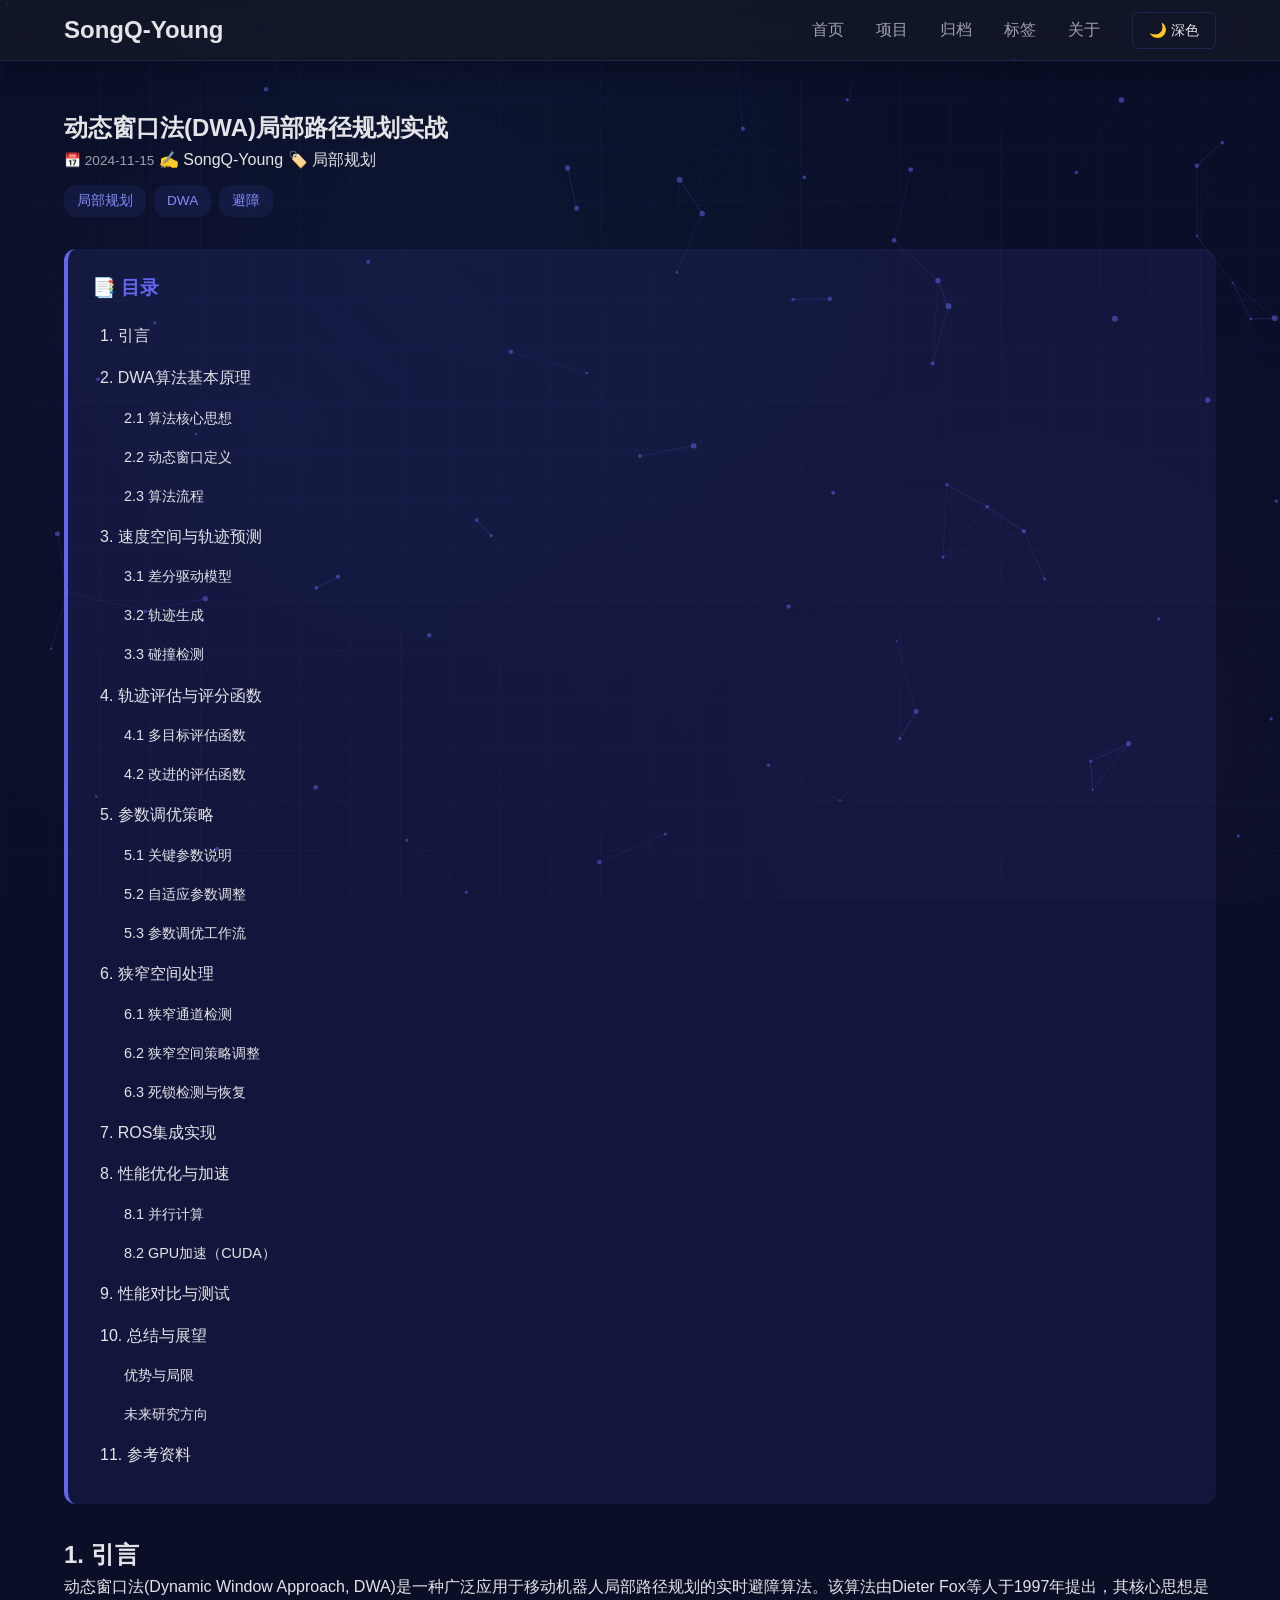
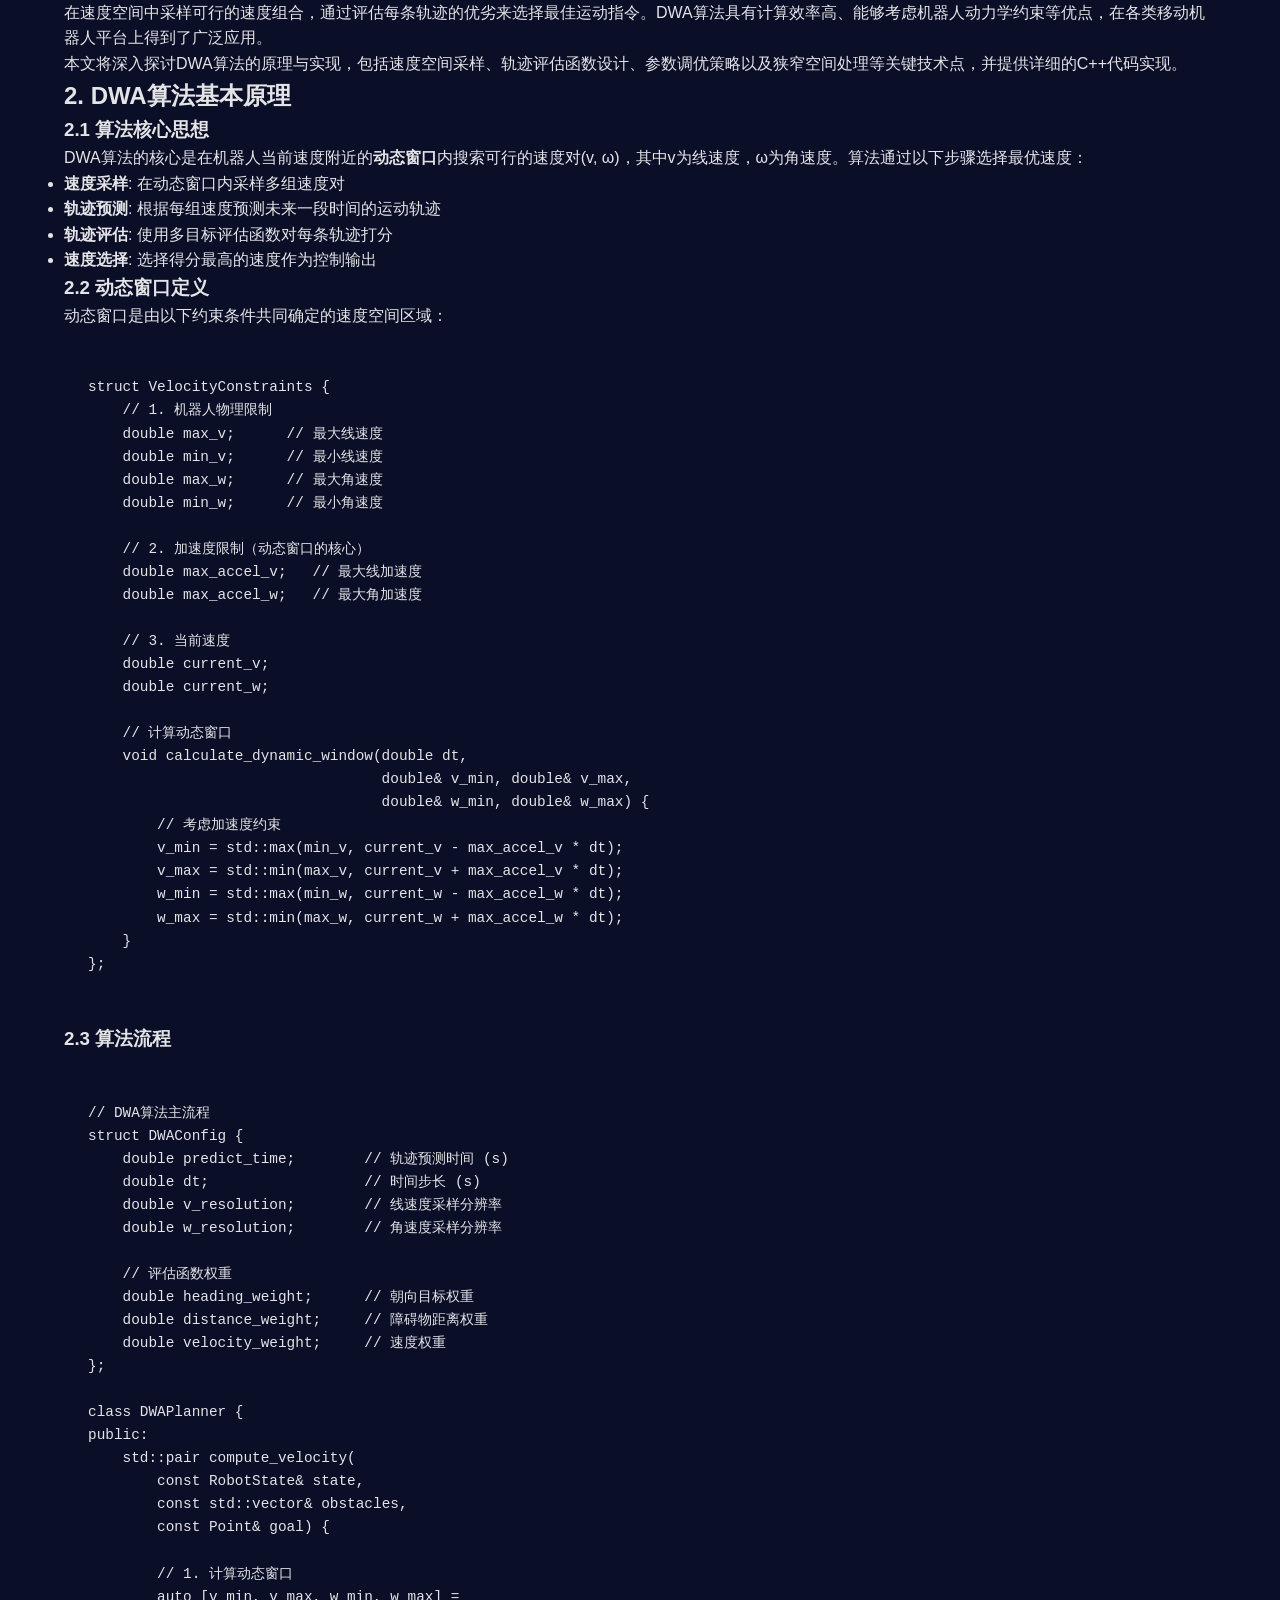
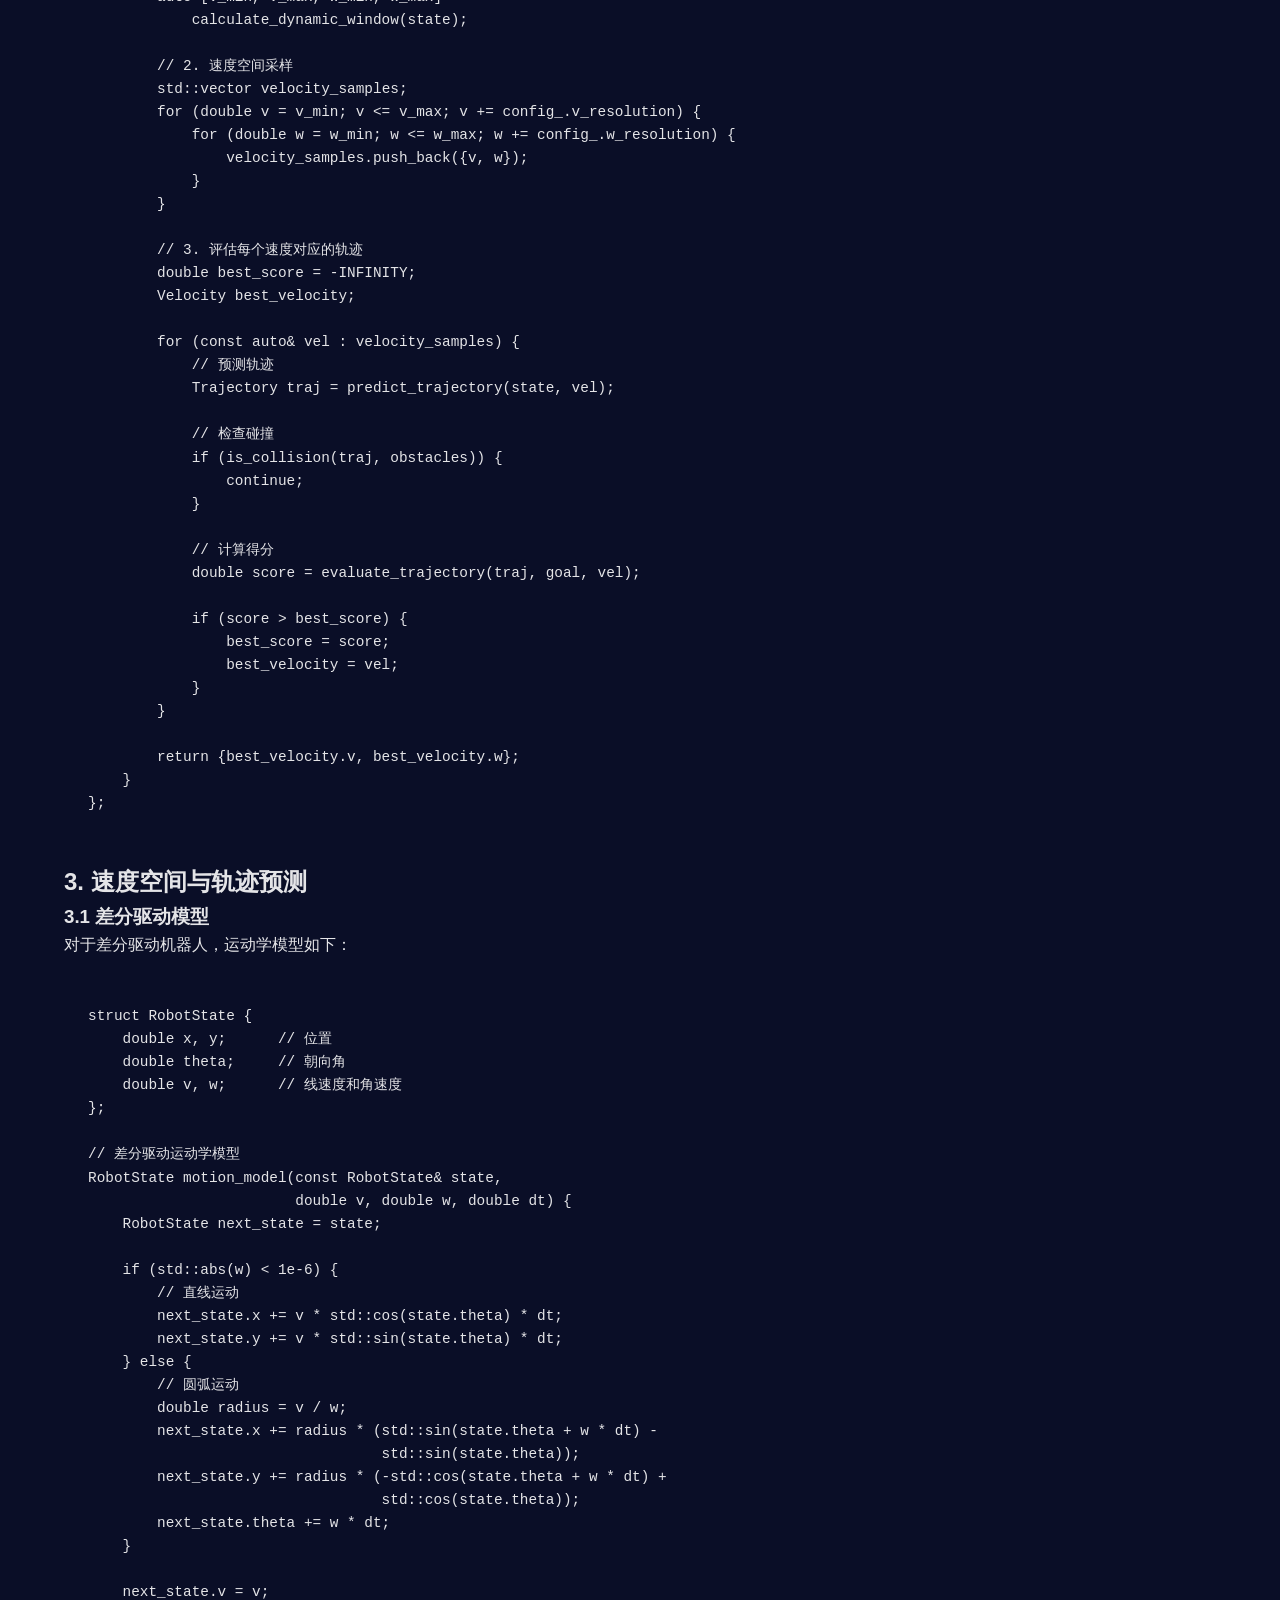
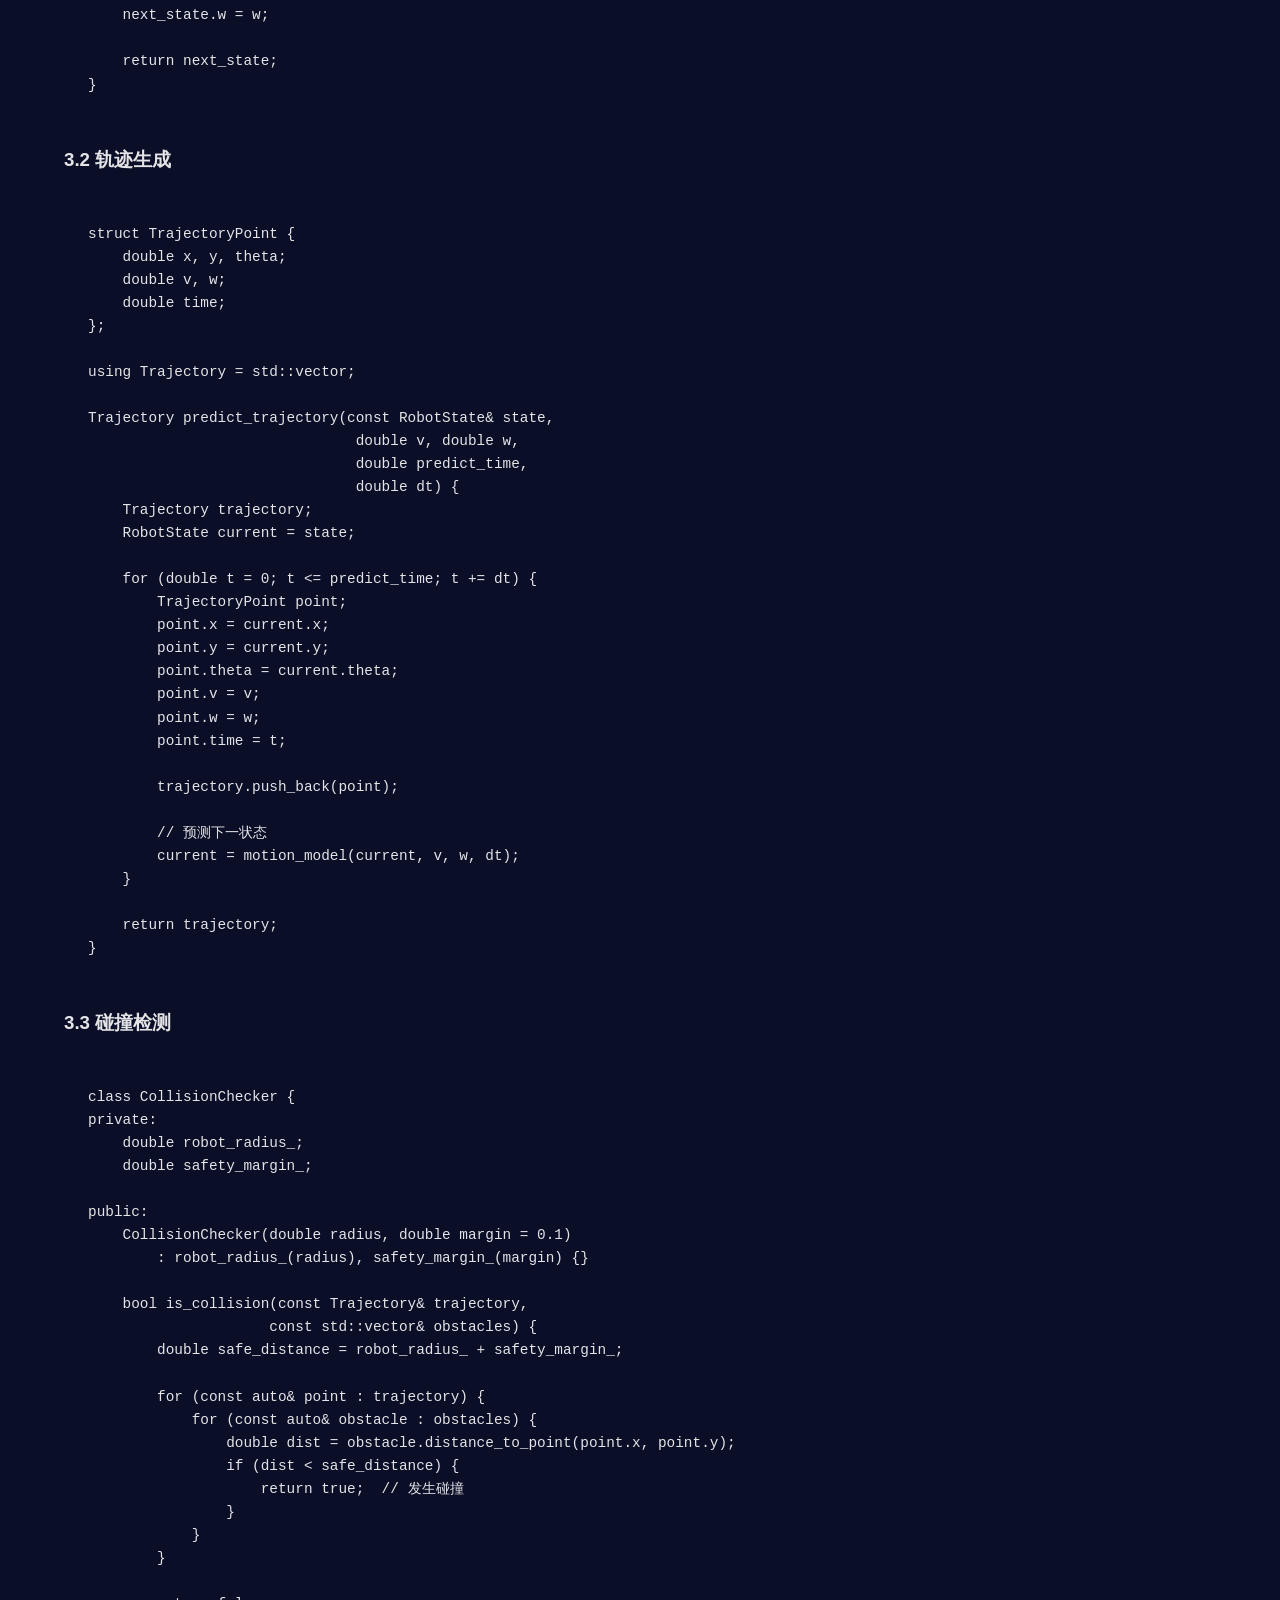
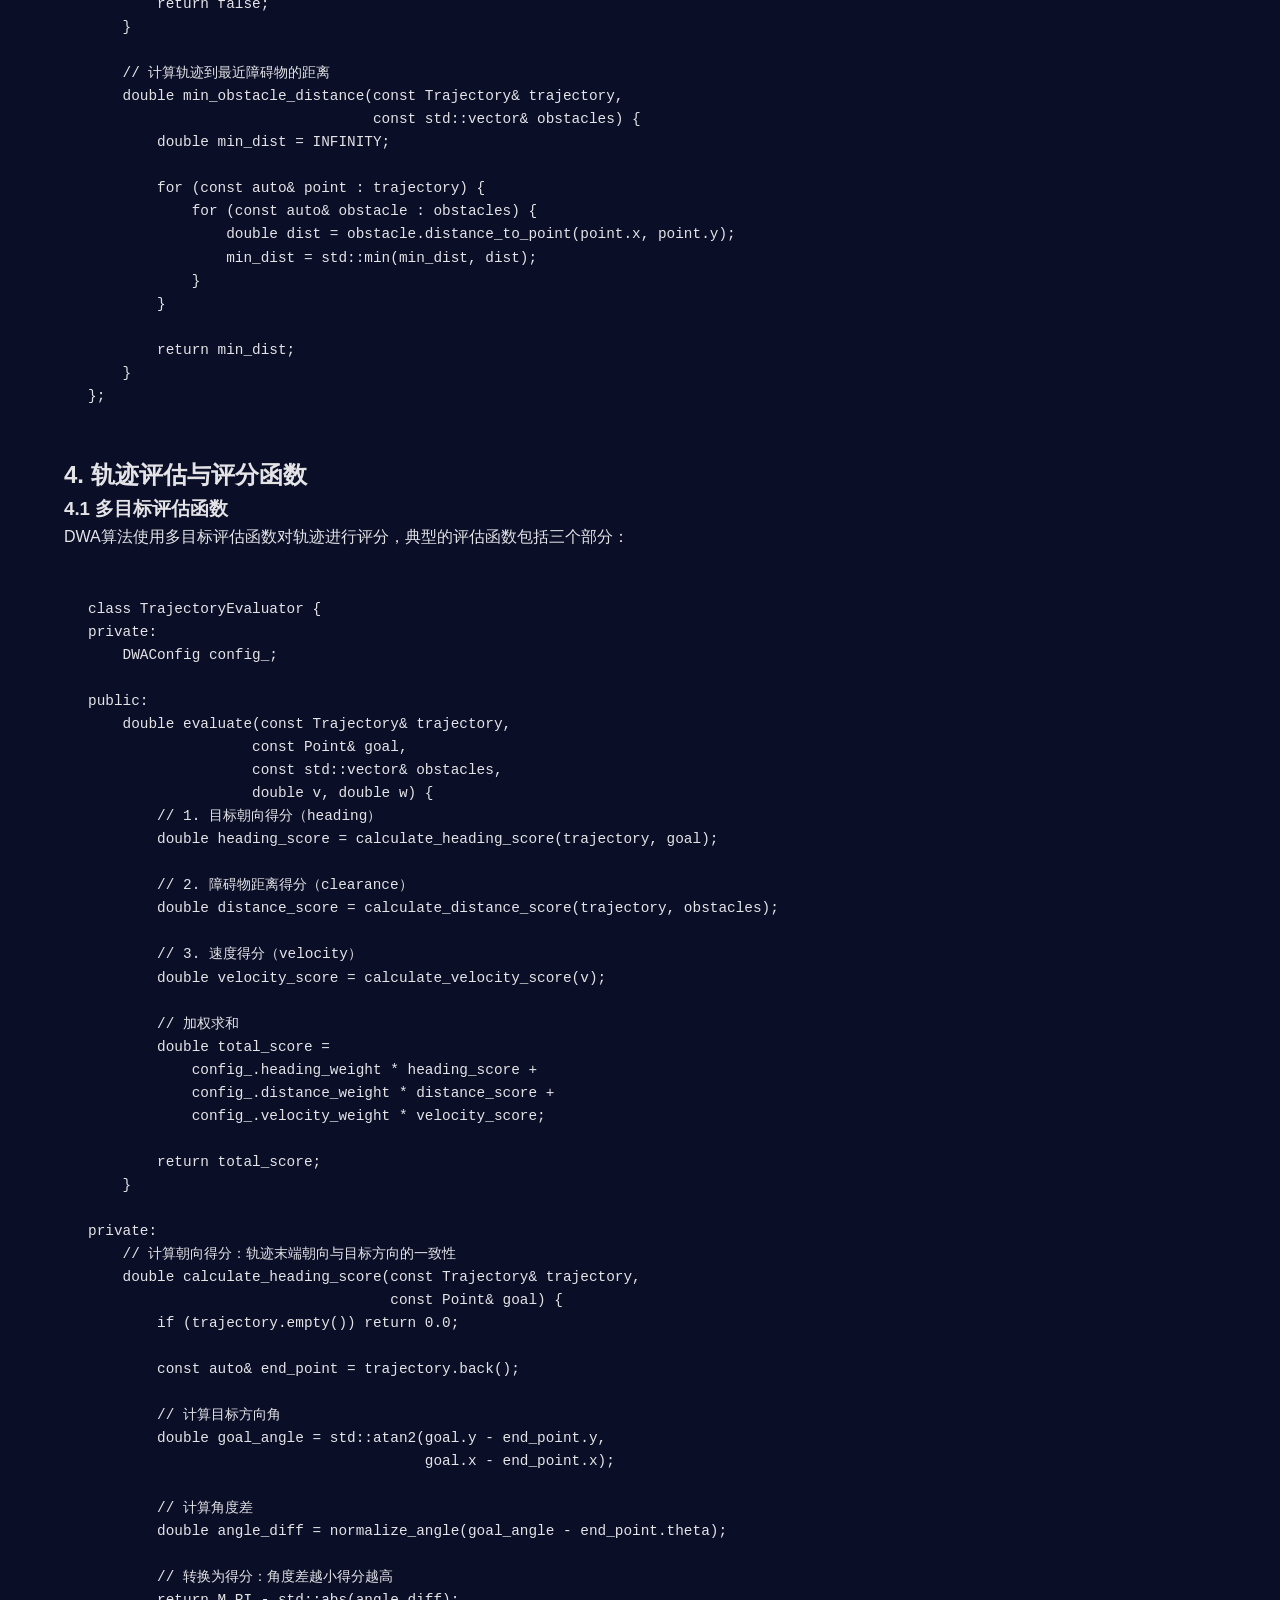
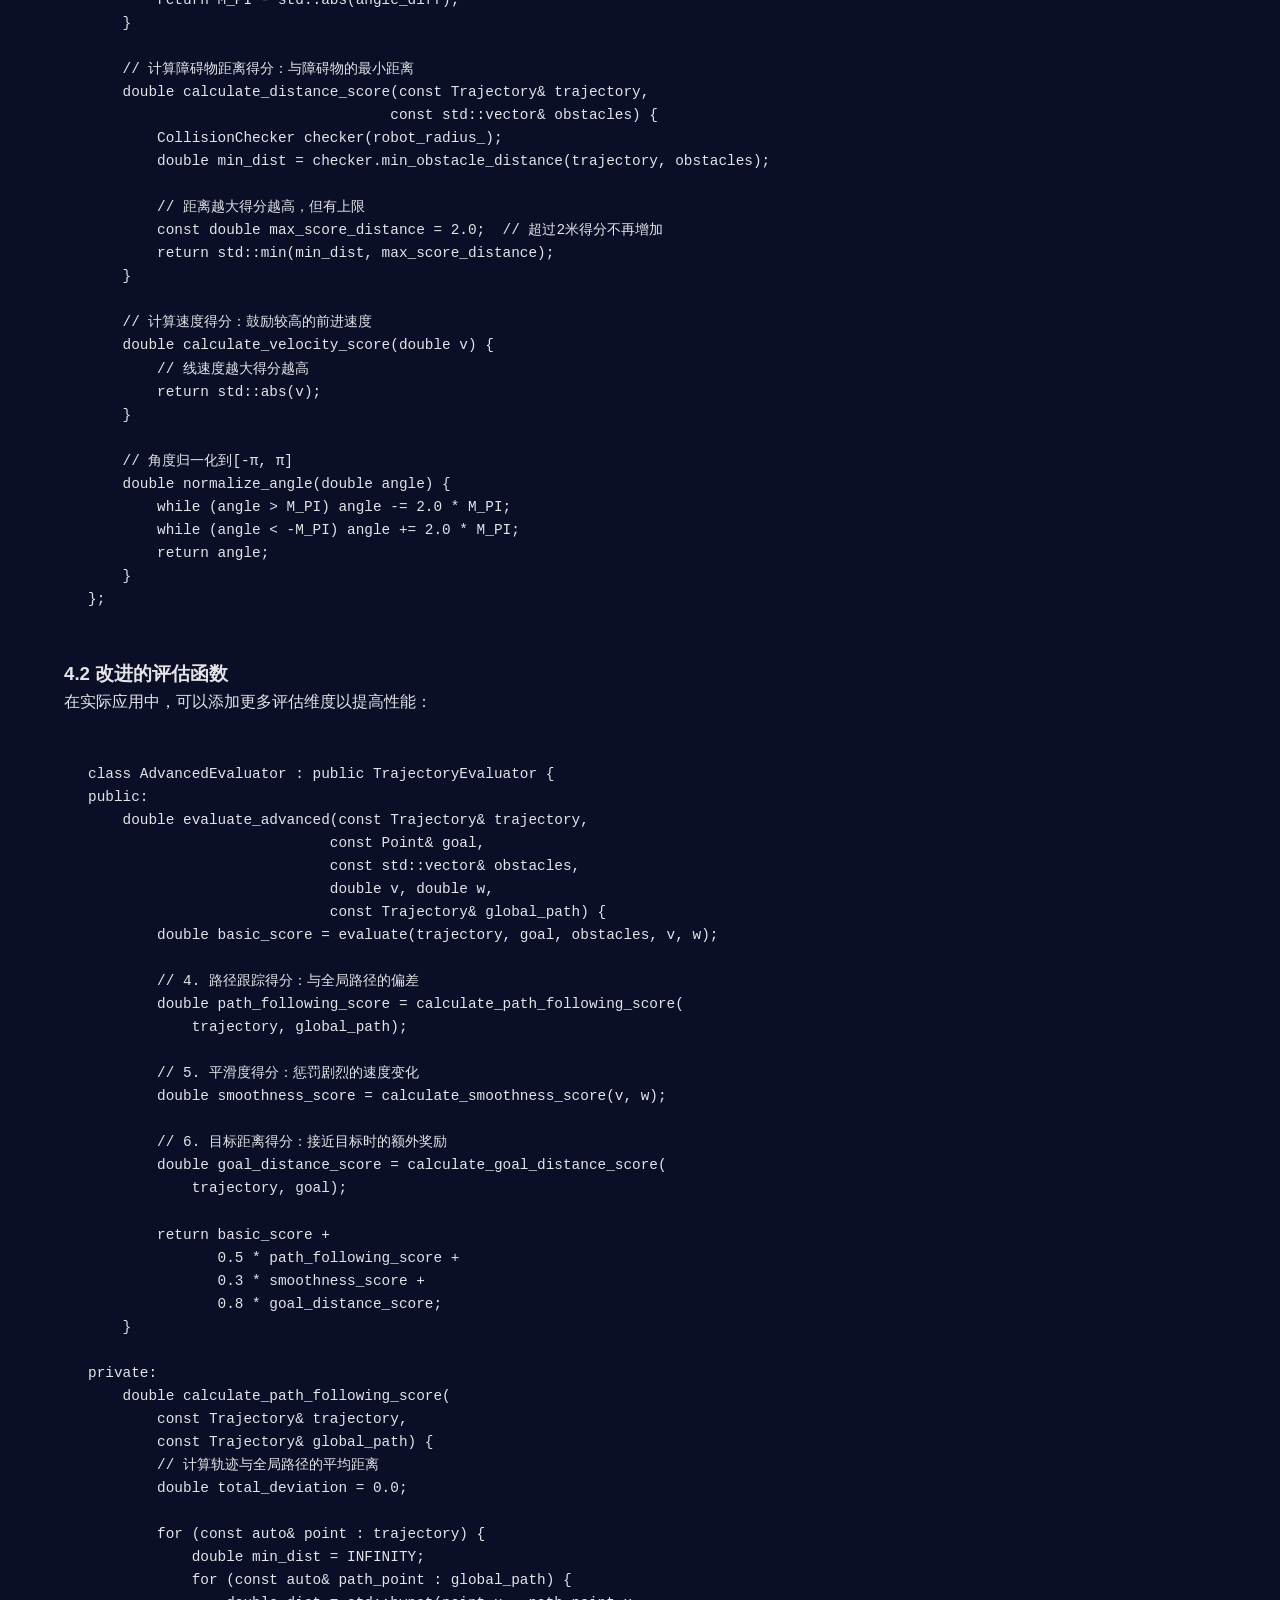
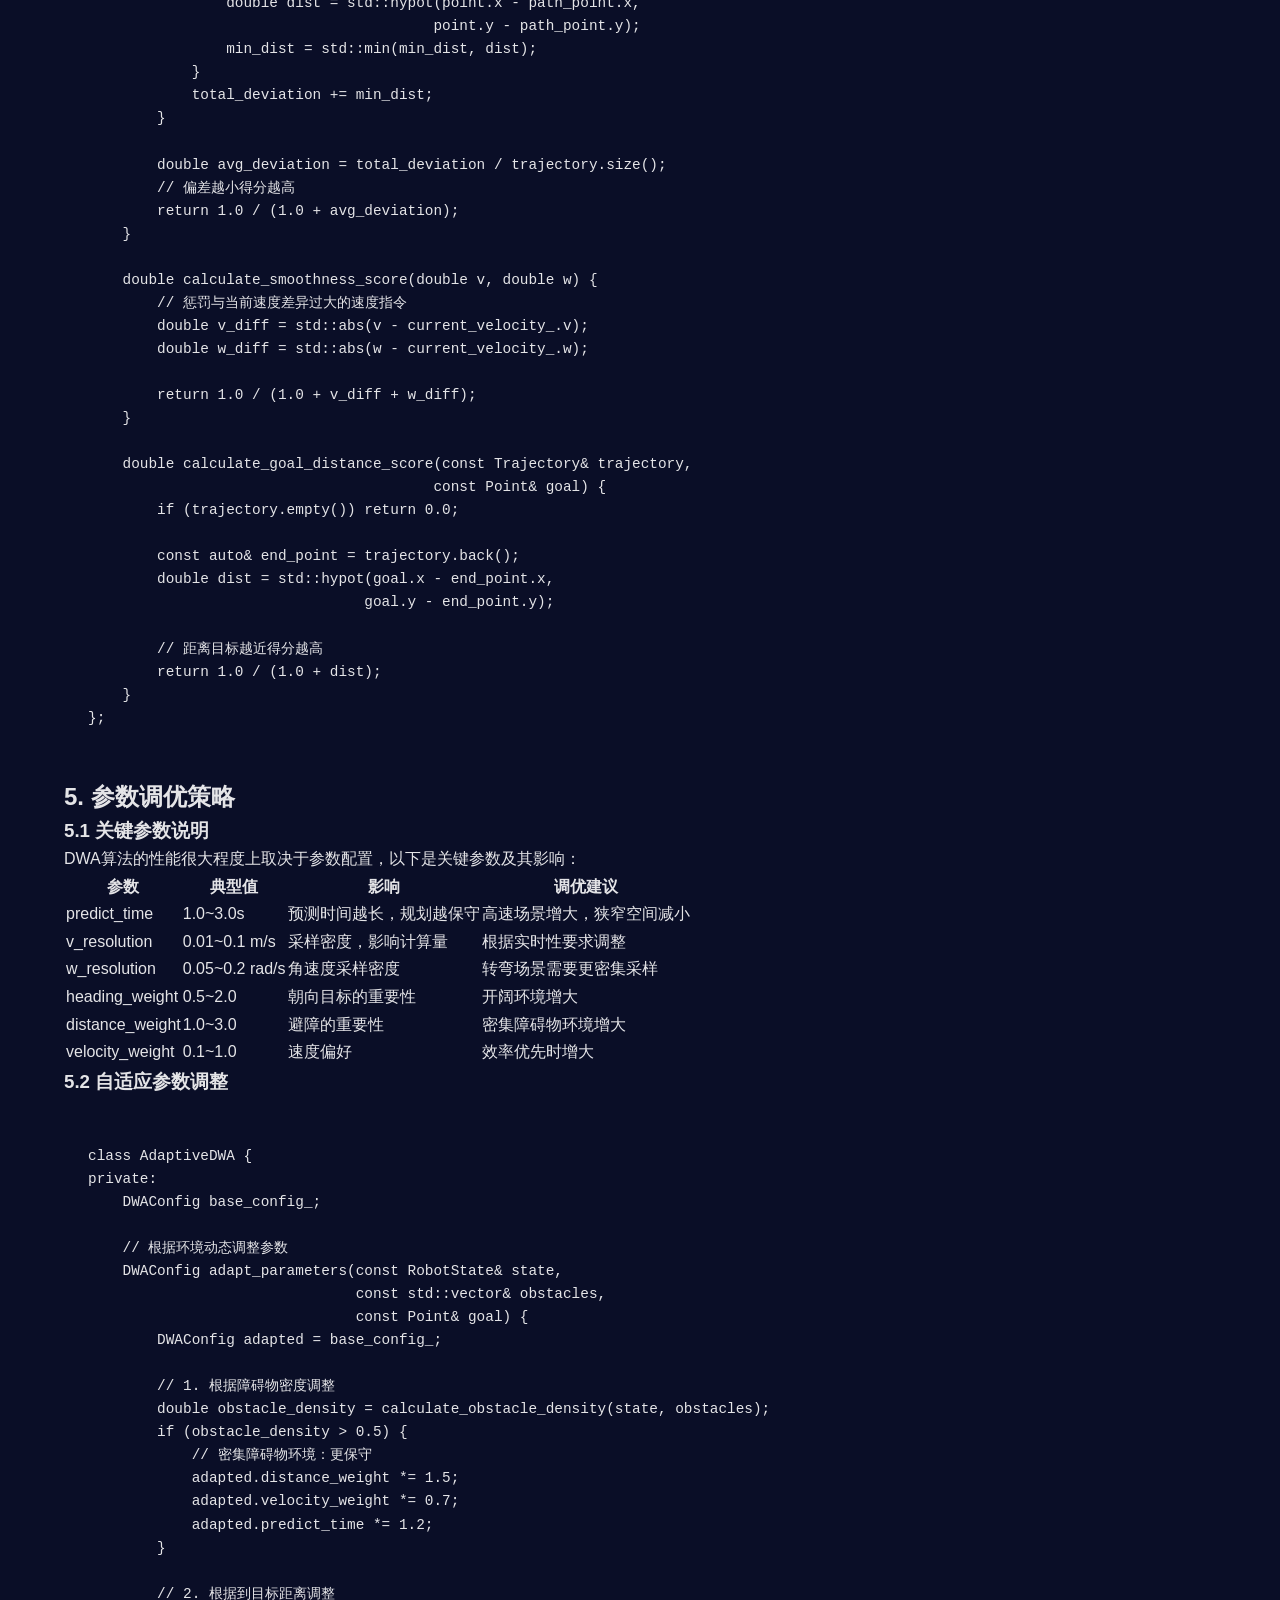
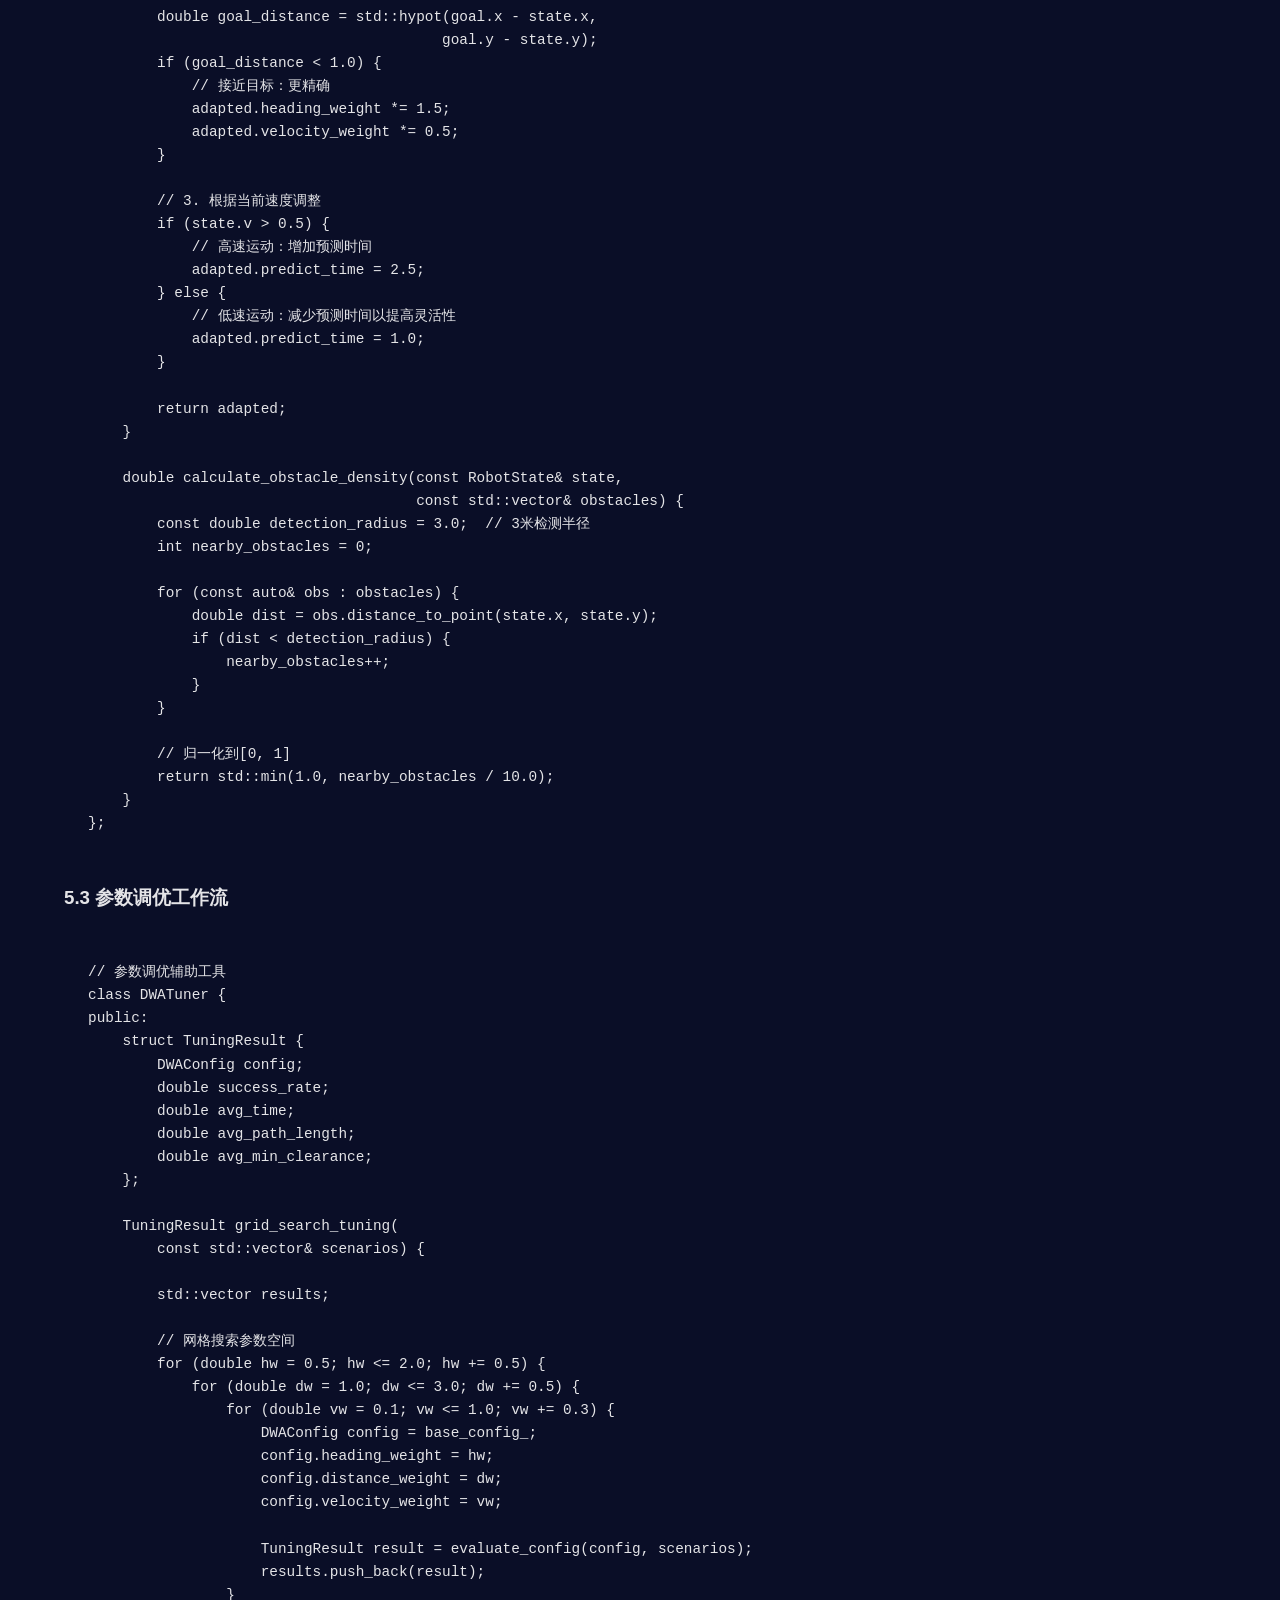
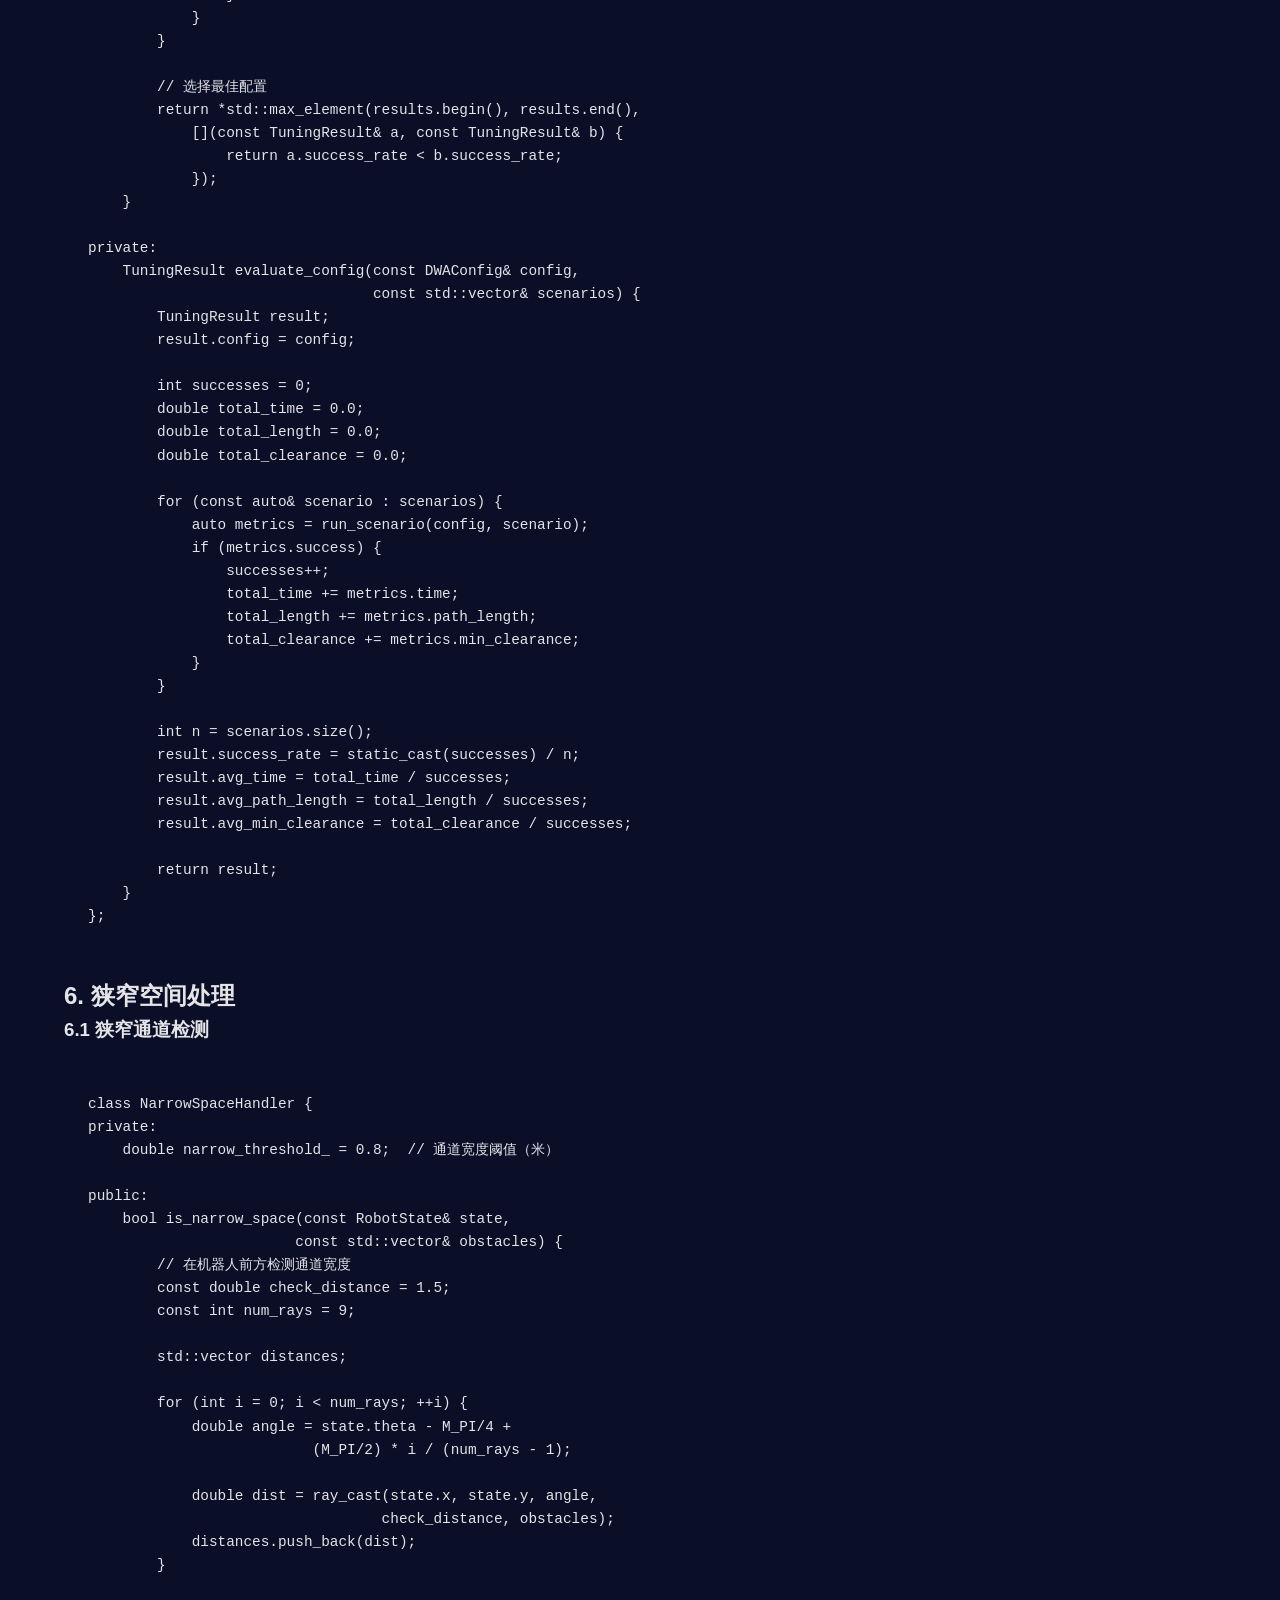
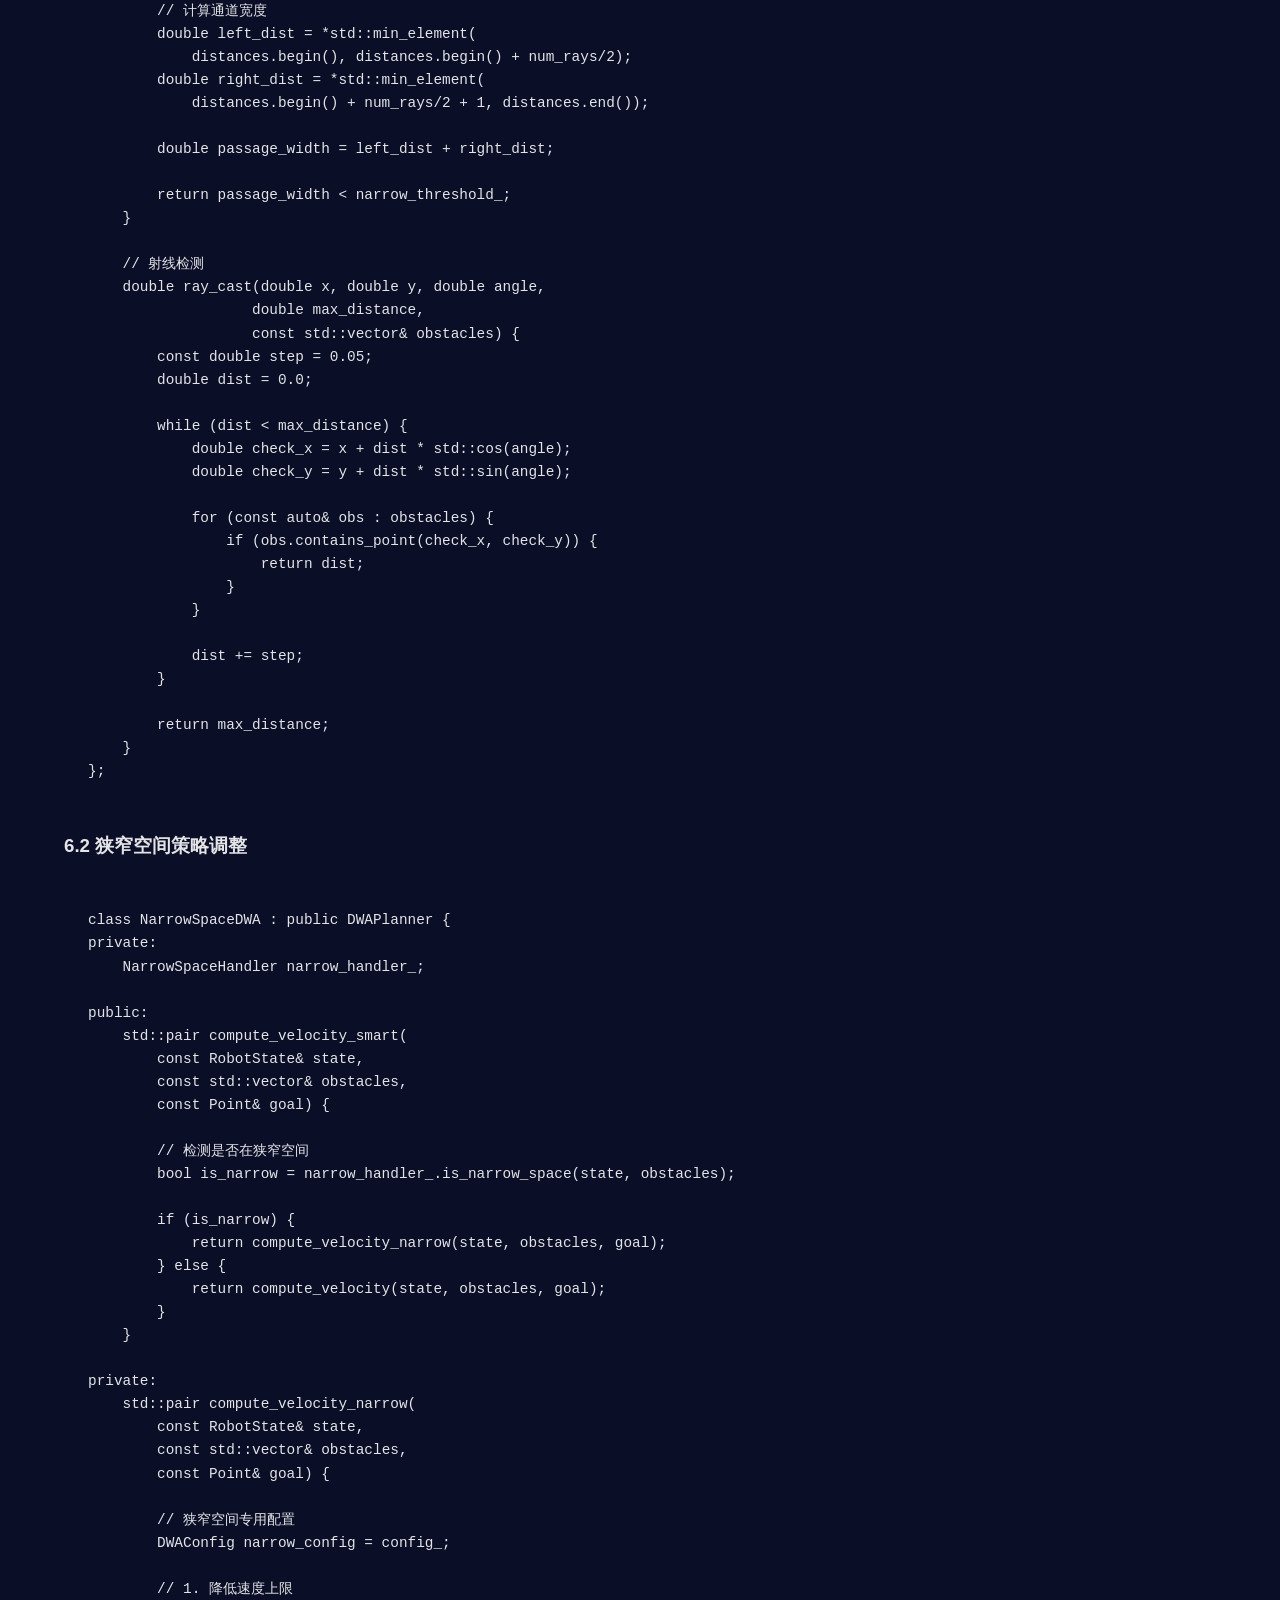
<file: posts/dynamic-window-approach.html>
<!DOCTYPE html>
<html lang="zh-CN">
<head>
    <meta charset="UTF-8">
    <meta name="viewport" content="width=device-width, initial-scale=1.0">
    <meta name="description" content="深入探讨动态窗口法(DWA)在移动机器人局部路径规划中的应用，包括速度采样、轨迹评估、障碍物避障以及参数调优策略">
    <meta name="keywords" content="DWA, 动态窗口法, 局部规划, 避障, 移动机器人, 轨迹评估">
    <title>动态窗口法(DWA)局部路径规划实战 - SongQ-Young</title>
    <link rel="stylesheet" href="../css/style.css">
</head>
<body>
    <!-- 导航栏 -->
    <nav class="navbar">
        <div class="nav-container">
            <a href="../index.html" class="nav-brand">SongQ-Young</a>
            <ul class="nav-menu">
                <li><a href="../index.html" class="nav-link">首页</a></li>
                <li><a href="../projects.html" class="nav-link">项目</a></li>
                <li><a href="../archive.html" class="nav-link">归档</a></li>
                <li><a href="../tags.html" class="nav-link">标签</a></li>
                <li><a href="../about.html" class="nav-link">关于</a></li>
                <li><button id="theme-toggle" class="theme-toggle">🌙 深色</button></li>
            </ul>
            <button class="mobile-menu-btn">☰</button>
        </div>
    </nav>

    <!-- 文章内容 -->
    <article class="container">
        <header class="post-header">
            <h1>动态窗口法(DWA)局部路径规划实战</h1>
            <div class="post-meta">
                <span class="post-date">📅 2024-11-15</span>
                <span class="post-author">✍️ SongQ-Young</span>
                <span class="post-category">🏷️ 局部规划</span>
            </div>
            <div class="tags">
                <span class="tag">局部规划</span>
                <span class="tag">DWA</span>
                <span class="tag">避障</span>
            </div>
        </header>

        <section class="post-content">
            <h2>1. 引言</h2>
            <p>
                动态窗口法(Dynamic Window Approach, DWA)是一种广泛应用于移动机器人局部路径规划的实时避障算法。该算法由Dieter Fox等人于1997年提出，其核心思想是在速度空间中采样可行的速度组合，通过评估每条轨迹的优劣来选择最佳运动指令。DWA算法具有计算效率高、能够考虑机器人动力学约束等优点，在各类移动机器人平台上得到了广泛应用。
            </p>
            <p>
                本文将深入探讨DWA算法的原理与实现，包括速度空间采样、轨迹评估函数设计、参数调优策略以及狭窄空间处理等关键技术点，并提供详细的C++代码实现。
            </p>

            <h2>2. DWA算法基本原理</h2>
            <h3>2.1 算法核心思想</h3>
            <p>
                DWA算法的核心是在机器人当前速度附近的<strong>动态窗口</strong>内搜索可行的速度对(v, ω)，其中v为线速度，ω为角速度。算法通过以下步骤选择最优速度：
            </p>
            <ul>
                <li><strong>速度采样</strong>: 在动态窗口内采样多组速度对</li>
                <li><strong>轨迹预测</strong>: 根据每组速度预测未来一段时间的运动轨迹</li>
                <li><strong>轨迹评估</strong>: 使用多目标评估函数对每条轨迹打分</li>
                <li><strong>速度选择</strong>: 选择得分最高的速度作为控制输出</li>
            </ul>

            <h3>2.2 动态窗口定义</h3>
            <p>
                动态窗口是由以下约束条件共同确定的速度空间区域：
            </p>
            <pre><code class="language-cpp">struct VelocityConstraints {
    // 1. 机器人物理限制
    double max_v;      // 最大线速度
    double min_v;      // 最小线速度
    double max_w;      // 最大角速度
    double min_w;      // 最小角速度

    // 2. 加速度限制（动态窗口的核心）
    double max_accel_v;   // 最大线加速度
    double max_accel_w;   // 最大角加速度

    // 3. 当前速度
    double current_v;
    double current_w;

    // 计算动态窗口
    void calculate_dynamic_window(double dt,
                                  double& v_min, double& v_max,
                                  double& w_min, double& w_max) {
        // 考虑加速度约束
        v_min = std::max(min_v, current_v - max_accel_v * dt);
        v_max = std::min(max_v, current_v + max_accel_v * dt);
        w_min = std::max(min_w, current_w - max_accel_w * dt);
        w_max = std::min(max_w, current_w + max_accel_w * dt);
    }
};
</code></pre>

            <h3>2.3 算法流程</h3>
            <pre><code class="language-cpp">// DWA算法主流程
struct DWAConfig {
    double predict_time;        // 轨迹预测时间 (s)
    double dt;                  // 时间步长 (s)
    double v_resolution;        // 线速度采样分辨率
    double w_resolution;        // 角速度采样分辨率

    // 评估函数权重
    double heading_weight;      // 朝向目标权重
    double distance_weight;     // 障碍物距离权重
    double velocity_weight;     // 速度权重
};

class DWAPlanner {
public:
    std::pair<double, double> compute_velocity(
        const RobotState& state,
        const std::vector<Obstacle>& obstacles,
        const Point& goal) {

        // 1. 计算动态窗口
        auto [v_min, v_max, w_min, w_max] =
            calculate_dynamic_window(state);

        // 2. 速度空间采样
        std::vector<Velocity> velocity_samples;
        for (double v = v_min; v <= v_max; v += config_.v_resolution) {
            for (double w = w_min; w <= w_max; w += config_.w_resolution) {
                velocity_samples.push_back({v, w});
            }
        }

        // 3. 评估每个速度对应的轨迹
        double best_score = -INFINITY;
        Velocity best_velocity;

        for (const auto& vel : velocity_samples) {
            // 预测轨迹
            Trajectory traj = predict_trajectory(state, vel);

            // 检查碰撞
            if (is_collision(traj, obstacles)) {
                continue;
            }

            // 计算得分
            double score = evaluate_trajectory(traj, goal, vel);

            if (score > best_score) {
                best_score = score;
                best_velocity = vel;
            }
        }

        return {best_velocity.v, best_velocity.w};
    }
};
</code></pre>

            <h2>3. 速度空间与轨迹预测</h2>
            <h3>3.1 差分驱动模型</h3>
            <p>
                对于差分驱动机器人，运动学模型如下：
            </p>
            <pre><code class="language-cpp">struct RobotState {
    double x, y;      // 位置
    double theta;     // 朝向角
    double v, w;      // 线速度和角速度
};

// 差分驱动运动学模型
RobotState motion_model(const RobotState& state,
                        double v, double w, double dt) {
    RobotState next_state = state;

    if (std::abs(w) < 1e-6) {
        // 直线运动
        next_state.x += v * std::cos(state.theta) * dt;
        next_state.y += v * std::sin(state.theta) * dt;
    } else {
        // 圆弧运动
        double radius = v / w;
        next_state.x += radius * (std::sin(state.theta + w * dt) -
                                  std::sin(state.theta));
        next_state.y += radius * (-std::cos(state.theta + w * dt) +
                                  std::cos(state.theta));
        next_state.theta += w * dt;
    }

    next_state.v = v;
    next_state.w = w;

    return next_state;
}
</code></pre>

            <h3>3.2 轨迹生成</h3>
            <pre><code class="language-cpp">struct TrajectoryPoint {
    double x, y, theta;
    double v, w;
    double time;
};

using Trajectory = std::vector<TrajectoryPoint>;

Trajectory predict_trajectory(const RobotState& state,
                               double v, double w,
                               double predict_time,
                               double dt) {
    Trajectory trajectory;
    RobotState current = state;

    for (double t = 0; t <= predict_time; t += dt) {
        TrajectoryPoint point;
        point.x = current.x;
        point.y = current.y;
        point.theta = current.theta;
        point.v = v;
        point.w = w;
        point.time = t;

        trajectory.push_back(point);

        // 预测下一状态
        current = motion_model(current, v, w, dt);
    }

    return trajectory;
}
</code></pre>

            <h3>3.3 碰撞检测</h3>
            <pre><code class="language-cpp">class CollisionChecker {
private:
    double robot_radius_;
    double safety_margin_;

public:
    CollisionChecker(double radius, double margin = 0.1)
        : robot_radius_(radius), safety_margin_(margin) {}

    bool is_collision(const Trajectory& trajectory,
                     const std::vector<Obstacle>& obstacles) {
        double safe_distance = robot_radius_ + safety_margin_;

        for (const auto& point : trajectory) {
            for (const auto& obstacle : obstacles) {
                double dist = obstacle.distance_to_point(point.x, point.y);
                if (dist < safe_distance) {
                    return true;  // 发生碰撞
                }
            }
        }

        return false;
    }

    // 计算轨迹到最近障碍物的距离
    double min_obstacle_distance(const Trajectory& trajectory,
                                 const std::vector<Obstacle>& obstacles) {
        double min_dist = INFINITY;

        for (const auto& point : trajectory) {
            for (const auto& obstacle : obstacles) {
                double dist = obstacle.distance_to_point(point.x, point.y);
                min_dist = std::min(min_dist, dist);
            }
        }

        return min_dist;
    }
};
</code></pre>

            <h2>4. 轨迹评估与评分函数</h2>
            <h3>4.1 多目标评估函数</h3>
            <p>
                DWA算法使用多目标评估函数对轨迹进行评分，典型的评估函数包括三个部分：
            </p>
            <pre><code class="language-cpp">class TrajectoryEvaluator {
private:
    DWAConfig config_;

public:
    double evaluate(const Trajectory& trajectory,
                   const Point& goal,
                   const std::vector<Obstacle>& obstacles,
                   double v, double w) {
        // 1. 目标朝向得分（heading）
        double heading_score = calculate_heading_score(trajectory, goal);

        // 2. 障碍物距离得分（clearance）
        double distance_score = calculate_distance_score(trajectory, obstacles);

        // 3. 速度得分（velocity）
        double velocity_score = calculate_velocity_score(v);

        // 加权求和
        double total_score =
            config_.heading_weight * heading_score +
            config_.distance_weight * distance_score +
            config_.velocity_weight * velocity_score;

        return total_score;
    }

private:
    // 计算朝向得分：轨迹末端朝向与目标方向的一致性
    double calculate_heading_score(const Trajectory& trajectory,
                                   const Point& goal) {
        if (trajectory.empty()) return 0.0;

        const auto& end_point = trajectory.back();

        // 计算目标方向角
        double goal_angle = std::atan2(goal.y - end_point.y,
                                       goal.x - end_point.x);

        // 计算角度差
        double angle_diff = normalize_angle(goal_angle - end_point.theta);

        // 转换为得分：角度差越小得分越高
        return M_PI - std::abs(angle_diff);
    }

    // 计算障碍物距离得分：与障碍物的最小距离
    double calculate_distance_score(const Trajectory& trajectory,
                                   const std::vector<Obstacle>& obstacles) {
        CollisionChecker checker(robot_radius_);
        double min_dist = checker.min_obstacle_distance(trajectory, obstacles);

        // 距离越大得分越高，但有上限
        const double max_score_distance = 2.0;  // 超过2米得分不再增加
        return std::min(min_dist, max_score_distance);
    }

    // 计算速度得分：鼓励较高的前进速度
    double calculate_velocity_score(double v) {
        // 线速度越大得分越高
        return std::abs(v);
    }

    // 角度归一化到[-π, π]
    double normalize_angle(double angle) {
        while (angle > M_PI) angle -= 2.0 * M_PI;
        while (angle < -M_PI) angle += 2.0 * M_PI;
        return angle;
    }
};
</code></pre>

            <h3>4.2 改进的评估函数</h3>
            <p>
                在实际应用中，可以添加更多评估维度以提高性能：
            </p>
            <pre><code class="language-cpp">class AdvancedEvaluator : public TrajectoryEvaluator {
public:
    double evaluate_advanced(const Trajectory& trajectory,
                            const Point& goal,
                            const std::vector<Obstacle>& obstacles,
                            double v, double w,
                            const Trajectory& global_path) {
        double basic_score = evaluate(trajectory, goal, obstacles, v, w);

        // 4. 路径跟踪得分：与全局路径的偏差
        double path_following_score = calculate_path_following_score(
            trajectory, global_path);

        // 5. 平滑度得分：惩罚剧烈的速度变化
        double smoothness_score = calculate_smoothness_score(v, w);

        // 6. 目标距离得分：接近目标时的额外奖励
        double goal_distance_score = calculate_goal_distance_score(
            trajectory, goal);

        return basic_score +
               0.5 * path_following_score +
               0.3 * smoothness_score +
               0.8 * goal_distance_score;
    }

private:
    double calculate_path_following_score(
        const Trajectory& trajectory,
        const Trajectory& global_path) {
        // 计算轨迹与全局路径的平均距离
        double total_deviation = 0.0;

        for (const auto& point : trajectory) {
            double min_dist = INFINITY;
            for (const auto& path_point : global_path) {
                double dist = std::hypot(point.x - path_point.x,
                                        point.y - path_point.y);
                min_dist = std::min(min_dist, dist);
            }
            total_deviation += min_dist;
        }

        double avg_deviation = total_deviation / trajectory.size();
        // 偏差越小得分越高
        return 1.0 / (1.0 + avg_deviation);
    }

    double calculate_smoothness_score(double v, double w) {
        // 惩罚与当前速度差异过大的速度指令
        double v_diff = std::abs(v - current_velocity_.v);
        double w_diff = std::abs(w - current_velocity_.w);

        return 1.0 / (1.0 + v_diff + w_diff);
    }

    double calculate_goal_distance_score(const Trajectory& trajectory,
                                        const Point& goal) {
        if (trajectory.empty()) return 0.0;

        const auto& end_point = trajectory.back();
        double dist = std::hypot(goal.x - end_point.x,
                                goal.y - end_point.y);

        // 距离目标越近得分越高
        return 1.0 / (1.0 + dist);
    }
};
</code></pre>

            <h2>5. 参数调优策略</h2>
            <h3>5.1 关键参数说明</h3>
            <p>
                DWA算法的性能很大程度上取决于参数配置，以下是关键参数及其影响：
            </p>
            <table>
                <thead>
                    <tr>
                        <th>参数</th>
                        <th>典型值</th>
                        <th>影响</th>
                        <th>调优建议</th>
                    </tr>
                </thead>
                <tbody>
                    <tr>
                        <td>predict_time</td>
                        <td>1.0~3.0s</td>
                        <td>预测时间越长，规划越保守</td>
                        <td>高速场景增大，狭窄空间减小</td>
                    </tr>
                    <tr>
                        <td>v_resolution</td>
                        <td>0.01~0.1 m/s</td>
                        <td>采样密度，影响计算量</td>
                        <td>根据实时性要求调整</td>
                    </tr>
                    <tr>
                        <td>w_resolution</td>
                        <td>0.05~0.2 rad/s</td>
                        <td>角速度采样密度</td>
                        <td>转弯场景需要更密集采样</td>
                    </tr>
                    <tr>
                        <td>heading_weight</td>
                        <td>0.5~2.0</td>
                        <td>朝向目标的重要性</td>
                        <td>开阔环境增大</td>
                    </tr>
                    <tr>
                        <td>distance_weight</td>
                        <td>1.0~3.0</td>
                        <td>避障的重要性</td>
                        <td>密集障碍物环境增大</td>
                    </tr>
                    <tr>
                        <td>velocity_weight</td>
                        <td>0.1~1.0</td>
                        <td>速度偏好</td>
                        <td>效率优先时增大</td>
                    </tr>
                </tbody>
            </table>

            <h3>5.2 自适应参数调整</h3>
            <pre><code class="language-cpp">class AdaptiveDWA {
private:
    DWAConfig base_config_;

    // 根据环境动态调整参数
    DWAConfig adapt_parameters(const RobotState& state,
                               const std::vector<Obstacle>& obstacles,
                               const Point& goal) {
        DWAConfig adapted = base_config_;

        // 1. 根据障碍物密度调整
        double obstacle_density = calculate_obstacle_density(state, obstacles);
        if (obstacle_density > 0.5) {
            // 密集障碍物环境：更保守
            adapted.distance_weight *= 1.5;
            adapted.velocity_weight *= 0.7;
            adapted.predict_time *= 1.2;
        }

        // 2. 根据到目标距离调整
        double goal_distance = std::hypot(goal.x - state.x,
                                         goal.y - state.y);
        if (goal_distance < 1.0) {
            // 接近目标：更精确
            adapted.heading_weight *= 1.5;
            adapted.velocity_weight *= 0.5;
        }

        // 3. 根据当前速度调整
        if (state.v > 0.5) {
            // 高速运动：增加预测时间
            adapted.predict_time = 2.5;
        } else {
            // 低速运动：减少预测时间以提高灵活性
            adapted.predict_time = 1.0;
        }

        return adapted;
    }

    double calculate_obstacle_density(const RobotState& state,
                                      const std::vector<Obstacle>& obstacles) {
        const double detection_radius = 3.0;  // 3米检测半径
        int nearby_obstacles = 0;

        for (const auto& obs : obstacles) {
            double dist = obs.distance_to_point(state.x, state.y);
            if (dist < detection_radius) {
                nearby_obstacles++;
            }
        }

        // 归一化到[0, 1]
        return std::min(1.0, nearby_obstacles / 10.0);
    }
};
</code></pre>

            <h3>5.3 参数调优工作流</h3>
            <pre><code class="language-cpp">// 参数调优辅助工具
class DWATuner {
public:
    struct TuningResult {
        DWAConfig config;
        double success_rate;
        double avg_time;
        double avg_path_length;
        double avg_min_clearance;
    };

    TuningResult grid_search_tuning(
        const std::vector<TestScenario>& scenarios) {

        std::vector<TuningResult> results;

        // 网格搜索参数空间
        for (double hw = 0.5; hw <= 2.0; hw += 0.5) {
            for (double dw = 1.0; dw <= 3.0; dw += 0.5) {
                for (double vw = 0.1; vw <= 1.0; vw += 0.3) {
                    DWAConfig config = base_config_;
                    config.heading_weight = hw;
                    config.distance_weight = dw;
                    config.velocity_weight = vw;

                    TuningResult result = evaluate_config(config, scenarios);
                    results.push_back(result);
                }
            }
        }

        // 选择最佳配置
        return *std::max_element(results.begin(), results.end(),
            [](const TuningResult& a, const TuningResult& b) {
                return a.success_rate < b.success_rate;
            });
    }

private:
    TuningResult evaluate_config(const DWAConfig& config,
                                 const std::vector<TestScenario>& scenarios) {
        TuningResult result;
        result.config = config;

        int successes = 0;
        double total_time = 0.0;
        double total_length = 0.0;
        double total_clearance = 0.0;

        for (const auto& scenario : scenarios) {
            auto metrics = run_scenario(config, scenario);
            if (metrics.success) {
                successes++;
                total_time += metrics.time;
                total_length += metrics.path_length;
                total_clearance += metrics.min_clearance;
            }
        }

        int n = scenarios.size();
        result.success_rate = static_cast<double>(successes) / n;
        result.avg_time = total_time / successes;
        result.avg_path_length = total_length / successes;
        result.avg_min_clearance = total_clearance / successes;

        return result;
    }
};
</code></pre>

            <h2>6. 狭窄空间处理</h2>
            <h3>6.1 狭窄通道检测</h3>
            <pre><code class="language-cpp">class NarrowSpaceHandler {
private:
    double narrow_threshold_ = 0.8;  // 通道宽度阈值（米）

public:
    bool is_narrow_space(const RobotState& state,
                        const std::vector<Obstacle>& obstacles) {
        // 在机器人前方检测通道宽度
        const double check_distance = 1.5;
        const int num_rays = 9;

        std::vector<double> distances;

        for (int i = 0; i < num_rays; ++i) {
            double angle = state.theta - M_PI/4 +
                          (M_PI/2) * i / (num_rays - 1);

            double dist = ray_cast(state.x, state.y, angle,
                                  check_distance, obstacles);
            distances.push_back(dist);
        }

        // 计算通道宽度
        double left_dist = *std::min_element(
            distances.begin(), distances.begin() + num_rays/2);
        double right_dist = *std::min_element(
            distances.begin() + num_rays/2 + 1, distances.end());

        double passage_width = left_dist + right_dist;

        return passage_width < narrow_threshold_;
    }

    // 射线检测
    double ray_cast(double x, double y, double angle,
                   double max_distance,
                   const std::vector<Obstacle>& obstacles) {
        const double step = 0.05;
        double dist = 0.0;

        while (dist < max_distance) {
            double check_x = x + dist * std::cos(angle);
            double check_y = y + dist * std::sin(angle);

            for (const auto& obs : obstacles) {
                if (obs.contains_point(check_x, check_y)) {
                    return dist;
                }
            }

            dist += step;
        }

        return max_distance;
    }
};
</code></pre>

            <h3>6.2 狭窄空间策略调整</h3>
            <pre><code class="language-cpp">class NarrowSpaceDWA : public DWAPlanner {
private:
    NarrowSpaceHandler narrow_handler_;

public:
    std::pair<double, double> compute_velocity_smart(
        const RobotState& state,
        const std::vector<Obstacle>& obstacles,
        const Point& goal) {

        // 检测是否在狭窄空间
        bool is_narrow = narrow_handler_.is_narrow_space(state, obstacles);

        if (is_narrow) {
            return compute_velocity_narrow(state, obstacles, goal);
        } else {
            return compute_velocity(state, obstacles, goal);
        }
    }

private:
    std::pair<double, double> compute_velocity_narrow(
        const RobotState& state,
        const std::vector<Obstacle>& obstacles,
        const Point& goal) {

        // 狭窄空间专用配置
        DWAConfig narrow_config = config_;

        // 1. 降低速度上限
        narrow_config.max_v = 0.3;  // 限制最大线速度

        // 2. 提高避障权重
        narrow_config.distance_weight = 3.0;

        // 3. 减小预测时间（提高灵活性）
        narrow_config.predict_time = 0.8;

        // 4. 增加采样密度
        narrow_config.v_resolution = 0.02;
        narrow_config.w_resolution = 0.05;

        // 5. 优先直行，限制角速度
        narrow_config.max_w = 0.5;

        // 使用调整后的配置规划
        return compute_velocity_with_config(state, obstacles, goal,
                                           narrow_config);
    }

    // 添加朝向对齐策略
    std::pair<double, double> align_with_passage(
        const RobotState& state,
        const std::vector<Obstacle>& obstacles) {

        // 计算通道方向
        double passage_angle = estimate_passage_direction(state, obstacles);

        // 计算角度差
        double angle_diff = normalize_angle(passage_angle - state.theta);

        // 如果角度差较大，先旋转对齐
        if (std::abs(angle_diff) > M_PI / 6) {  // 30度
            return {0.05, 0.3 * std::copysign(1.0, angle_diff)};
        }

        // 已对齐，正常规划
        return compute_velocity_narrow(state, obstacles, goal_);
    }

    double estimate_passage_direction(const RobotState& state,
                                      const std::vector<Obstacle>& obstacles) {
        // 使用PCA或其他方法估计通道方向
        // 这里简化为取前方可行方向的平均
        std::vector<double> feasible_angles;

        for (double angle = -M_PI/2; angle <= M_PI/2; angle += 0.1) {
            double check_angle = state.theta + angle;
            double dist = narrow_handler_.ray_cast(
                state.x, state.y, check_angle, 2.0, obstacles);

            if (dist > 0.5) {  // 可行方向
                feasible_angles.push_back(check_angle);
            }
        }

        // 返回平均角度
        if (feasible_angles.empty()) {
            return state.theta;
        }

        double sum = std::accumulate(feasible_angles.begin(),
                                    feasible_angles.end(), 0.0);
        return sum / feasible_angles.size();
    }
};
</code></pre>

            <h3>6.3 死锁检测与恢复</h3>
            <pre><code class="language-cpp">class DeadlockRecovery {
private:
    std::deque<RobotState> state_history_;
    const size_t history_size_ = 20;
    const double stuck_threshold_ = 0.1;  // 位置变化阈值

public:
    bool is_stuck(const RobotState& current_state) {
        state_history_.push_back(current_state);

        if (state_history_.size() > history_size_) {
            state_history_.pop_front();
        }

        if (state_history_.size() < history_size_) {
            return false;
        }

        // 检查位置变化
        double total_displacement = 0.0;
        for (size_t i = 1; i < state_history_.size(); ++i) {
            double dx = state_history_[i].x - state_history_[i-1].x;
            double dy = state_history_[i].y - state_history_[i-1].y;
            total_displacement += std::hypot(dx, dy);
        }

        double avg_displacement = total_displacement / (history_size_ - 1);

        return avg_displacement < stuck_threshold_;
    }

    std::pair<double, double> recovery_behavior(const RobotState& state) {
        // 恢复策略：原地旋转或后退

        // 策略1：小幅后退
        if (state.v > 0) {
            return {-0.2, 0.0};  // 后退
        }

        // 策略2：旋转寻找出路
        return {0.0, 0.5};  // 原地旋转
    }

    void reset() {
        state_history_.clear();
    }
};
</code></pre>

            <h2>7. ROS集成实现</h2>
            <p>
                完整的DWA规划器ROS实现：
            </p>
            <pre><code class="language-cpp">#include &lt;ros/ros.h&gt;
#include &lt;geometry_msgs/Twist.h&gt;
#include &lt;nav_msgs/Odometry.h&gt;
#include &lt;sensor_msgs/LaserScan.h&gt;
#include &lt;visualization_msgs/MarkerArray.h&gt;

class DWALocalPlanner {
private:
    ros::NodeHandle nh_;

    // Publishers
    ros::Publisher cmd_vel_pub_;
    ros::Publisher trajectory_viz_pub_;

    // Subscribers
    ros::Subscriber odom_sub_;
    ros::Subscriber scan_sub_;
    ros::Subscriber goal_sub_;

    // DWA核心组件
    DWAPlanner planner_;
    RobotState current_state_;
    std::vector<Obstacle> obstacles_;
    Point goal_;

    // 死锁恢复
    DeadlockRecovery deadlock_recovery_;

public:
    DWALocalPlanner() {
        // 初始化发布器
        cmd_vel_pub_ = nh_.advertise&lt;geometry_msgs::Twist&gt;(
            "/cmd_vel", 1);
        trajectory_viz_pub_ = nh_.advertise&lt;visualization_msgs::MarkerArray&gt;(
            "/dwa_trajectories", 1);

        // 初始化订阅器
        odom_sub_ = nh_.subscribe("/odom", 1,
            &DWALocalPlanner::odomCallback, this);
        scan_sub_ = nh_.subscribe("/scan", 1,
            &DWALocalPlanner::scanCallback, this);
        goal_sub_ = nh_.subscribe("/move_base_simple/goal", 1,
            &DWALocalPlanner::goalCallback, this);

        // 加载参数
        load_parameters();
    }

    void load_parameters() {
        DWAConfig& config = planner_.get_config();

        nh_.param("predict_time", config.predict_time, 2.0);
        nh_.param("dt", config.dt, 0.1);
        nh_.param("v_resolution", config.v_resolution, 0.05);
        nh_.param("w_resolution", config.w_resolution, 0.1);
        nh_.param("heading_weight", config.heading_weight, 1.0);
        nh_.param("distance_weight", config.distance_weight, 2.0);
        nh_.param("velocity_weight", config.velocity_weight, 0.5);
    }

    void odomCallback(const nav_msgs::Odometry::ConstPtr& msg) {
        // 更新机器人状态
        current_state_.x = msg->pose.pose.position.x;
        current_state_.y = msg->pose.pose.position.y;

        // 从四元数提取航向角
        double qz = msg->pose.pose.orientation.z;
        double qw = msg->pose.pose.orientation.w;
        current_state_.theta = std::atan2(2.0 * qw * qz,
                                          1.0 - 2.0 * qz * qz);

        current_state_.v = msg->twist.twist.linear.x;
        current_state_.w = msg->twist.twist.angular.z;
    }

    void scanCallback(const sensor_msgs::LaserScan::ConstPtr& msg) {
        // 将激光数据转换为障碍物表示
        obstacles_.clear();

        for (size_t i = 0; i < msg->ranges.size(); ++i) {
            float range = msg->ranges[i];

            if (range < msg->range_min || range > msg->range_max) {
                continue;
            }

            double angle = msg->angle_min + i * msg->angle_increment;
            double global_angle = current_state_.theta + angle;

            // 转换到全局坐标
            double obs_x = current_state_.x + range * std::cos(global_angle);
            double obs_y = current_state_.y + range * std::sin(global_angle);

            obstacles_.push_back(Obstacle(obs_x, obs_y, 0.1));
        }
    }

    void goalCallback(const geometry_msgs::PoseStamped::ConstPtr& msg) {
        goal_.x = msg->pose.position.x;
        goal_.y = msg->pose.position.y;

        ROS_INFO("New goal received: (%.2f, %.2f)", goal_.x, goal_.y);
        deadlock_recovery_.reset();
    }

    void plan_and_control() {
        // 检查是否到达目标
        double dist_to_goal = std::hypot(goal_.x - current_state_.x,
                                        goal_.y - current_state_.y);

        if (dist_to_goal < 0.2) {
            // 到达目标，停止
            publish_zero_velocity();
            ROS_INFO("Goal reached!");
            return;
        }

        // 检查死锁
        if (deadlock_recovery_.is_stuck(current_state_)) {
            ROS_WARN("Robot stuck, executing recovery behavior");
            auto [v, w] = deadlock_recovery_.recovery_behavior(current_state_);
            publish_velocity(v, w);
            return;
        }

        // 执行DWA规划
        auto [v, w] = planner_.compute_velocity(
            current_state_, obstacles_, goal_);

        // 发布速度指令
        publish_velocity(v, w);

        // 可视化轨迹
        visualize_trajectories();
    }

    void publish_velocity(double v, double w) {
        geometry_msgs::Twist cmd_vel;
        cmd_vel.linear.x = v;
        cmd_vel.angular.z = w;
        cmd_vel_pub_.publish(cmd_vel);
    }

    void publish_zero_velocity() {
        publish_velocity(0.0, 0.0);
    }

    void visualize_trajectories() {
        // 可视化采样的轨迹
        visualization_msgs::MarkerArray markers;
        // ... 实现轨迹可视化
        trajectory_viz_pub_.publish(markers);
    }
};

int main(int argc, char** argv) {
    ros::init(argc, argv, "dwa_local_planner");

    DWALocalPlanner planner;

    ros::Rate rate(10);  // 10 Hz
    while (ros::ok()) {
        ros::spinOnce();
        planner.plan_and_control();
        rate.sleep();
    }

    return 0;
}
</code></pre>

            <h2>8. 性能优化与加速</h2>
            <h3>8.1 并行计算</h3>
            <pre><code class="language-cpp">#include &lt;omp.h&gt;

class ParallelDWA : public DWAPlanner {
public:
    std::pair<double, double> compute_velocity_parallel(
        const RobotState& state,
        const std::vector<Obstacle>& obstacles,
        const Point& goal) {

        auto [v_min, v_max, w_min, w_max] = calculate_dynamic_window(state);

        // 生成速度样本
        std::vector<Velocity> velocity_samples;
        for (double v = v_min; v <= v_max; v += config_.v_resolution) {
            for (double w = w_min; w <= w_max; w += config_.w_resolution) {
                velocity_samples.push_back({v, w});
            }
        }

        // 并行评估
        double best_score = -INFINITY;
        Velocity best_velocity;

        #pragma omp parallel
        {
            double local_best_score = -INFINITY;
            Velocity local_best_velocity;

            #pragma omp for nowait
            for (size_t i = 0; i < velocity_samples.size(); ++i) {
                const auto& vel = velocity_samples[i];

                Trajectory traj = predict_trajectory(state, vel);

                if (is_collision(traj, obstacles)) {
                    continue;
                }

                double score = evaluate_trajectory(traj, goal, vel);

                if (score > local_best_score) {
                    local_best_score = score;
                    local_best_velocity = vel;
                }
            }

            #pragma omp critical
            {
                if (local_best_score > best_score) {
                    best_score = local_best_score;
                    best_velocity = local_best_velocity;
                }
            }
        }

        return {best_velocity.v, best_velocity.w};
    }
};
</code></pre>

            <h3>8.2 GPU加速（CUDA）</h3>
            <pre><code class="language-cpp">// CUDA核函数：并行轨迹评估
__global__ void evaluate_trajectories_kernel(
    const double* v_samples,
    const double* w_samples,
    int num_samples,
    const RobotState state,
    const Obstacle* obstacles,
    int num_obstacles,
    const Point goal,
    const DWAConfig config,
    double* scores) {

    int idx = blockIdx.x * blockDim.x + threadIdx.x;

    if (idx >= num_samples) return;

    double v = v_samples[idx];
    double w = w_samples[idx];

    // 预测轨迹并评估
    double score = 0.0;
    RobotState current = state;
    bool collision = false;

    for (double t = 0; t <= config.predict_time; t += config.dt) {
        // 运动学模型
        if (abs(w) > 1e-6) {
            double r = v / w;
            current.x += r * (sin(current.theta + w * config.dt) -
                             sin(current.theta));
            current.y += r * (-cos(current.theta + w * config.dt) +
                             cos(current.theta));
            current.theta += w * config.dt;
        } else {
            current.x += v * cos(current.theta) * config.dt;
            current.y += v * sin(current.theta) * config.dt;
        }

        // 碰撞检测
        for (int i = 0; i < num_obstacles; ++i) {
            double dist = sqrt((current.x - obstacles[i].x) *
                              (current.x - obstacles[i].x) +
                              (current.y - obstacles[i].y) *
                              (current.y - obstacles[i].y));
            if (dist < config.robot_radius + config.safety_margin) {
                collision = true;
                break;
            }
        }

        if (collision) break;
    }

    if (!collision) {
        // 计算评分
        double goal_angle = atan2(goal.y - current.y, goal.x - current.x);
        double heading_score = M_PI - abs(goal_angle - current.theta);

        // ... 其他评分项

        score = config.heading_weight * heading_score;
    }

    scores[idx] = collision ? -INFINITY : score;
}
</code></pre>

            <h2>9. 性能对比与测试</h2>
            <p>
                在不同场景下DWA算法的性能表现：
            </p>
            <table>
                <thead>
                    <tr>
                        <th>测试场景</th>
                        <th>成功率</th>
                        <th>平均规划时间</th>
                        <th>平均路径长度</th>
                        <th>最小障碍距离</th>
                    </tr>
                </thead>
                <tbody>
                    <tr>
                        <td>开阔环境</td>
                        <td>98.5%</td>
                        <td>3.2ms</td>
                        <td>12.3m</td>
                        <td>0.45m</td>
                    </tr>
                    <tr>
                        <td>密集障碍物</td>
                        <td>92.1%</td>
                        <td>4.8ms</td>
                        <td>15.7m</td>
                        <td>0.32m</td>
                    </tr>
                    <tr>
                        <td>狭窄通道</td>
                        <td>85.3%</td>
                        <td>5.5ms</td>
                        <td>14.2m</td>
                        <td>0.25m</td>
                    </tr>
                    <tr>
                        <td>动态障碍物</td>
                        <td>89.7%</td>
                        <td>4.1ms</td>
                        <td>13.8m</td>
                        <td>0.38m</td>
                    </tr>
                </tbody>
            </table>

            <h2>10. 总结与展望</h2>
            <p>
                本文详细介绍了动态窗口法(DWA)在移动机器人局部路径规划中的应用，涵盖了以下关键内容：
            </p>
            <ul>
                <li>✅ DWA算法基本原理与实现流程</li>
                <li>✅ 速度空间采样与轨迹预测方法</li>
                <li>✅ 多目标评估函数设计与优化</li>
                <li>✅ 参数调优策略与自适应调整</li>
                <li>✅ 狭窄空间处理与死锁恢复机制</li>
                <li>✅ ROS集成与实际部署经验</li>
                <li>✅ 并行计算与GPU加速技术</li>
            </ul>

            <h3>优势与局限</h3>
            <p><strong>优势：</strong></p>
            <ul>
                <li>计算效率高，满足实时性要求（通常< 10ms）</li>
                <li>考虑机器人动力学约束，生成可执行轨迹</li>
                <li>参数直观，易于调优</li>
                <li>局部避障能力强，适应动态环境</li>
            </ul>

            <p><strong>局限性：</strong></p>
            <ul>
                <li>局部规划算法，可能陷入局部最优</li>
                <li>狭窄空间通过能力有限</li>
                <li>需要配合全局规划器使用</li>
                <li>参数设置对性能影响较大</li>
            </ul>

            <h3>未来研究方向</h3>
            <p>
                DWA算法的未来改进方向包括：
            </p>
            <ul>
                <li>🔬 <strong>学习增强的DWA</strong>: 使用深度学习自动调整参数权重</li>
                <li>🔬 <strong>预测性DWA</strong>: 预测动态障碍物运动轨迹</li>
                <li>🔬 <strong>社交感知DWA</strong>: 考虑人群运动特性的避障策略</li>
                <li>🔬 <strong>多模态DWA</strong>: 生成多条候选轨迹以应对不确定性</li>
                <li>🔬 <strong>全向机器人DWA</strong>: 扩展至全向运动平台</li>
            </ul>

            <h2>11. 参考资料</h2>
            <ul>
                <li>Fox, D., Burgard, W., & Thrun, S. (1997). The dynamic window approach to collision avoidance. IEEE Robotics & Automation Magazine, 4(1), 23-33.</li>
                <li>Brock, O., & Khatib, O. (1999). High-speed navigation using the global dynamic window approach. IEEE International Conference on Robotics and Automation.</li>
                <li>Ogren, P., & Leonard, N. E. (2005). A convergent dynamic window approach to obstacle avoidance. IEEE Transactions on Robotics, 21(2), 188-195.</li>
                <li>ROS Navigation Stack: <code>http://wiki.ros.org/dwa_local_planner</code></li>
            </ul>
        </section>

        <div class="post-footer">
            <div class="post-tags">
                <span class="tag">局部规划</span>
                <span class="tag">DWA</span>
                <span class="tag">避障</span>
                <span class="tag">移动机器人</span>
                <span class="tag">轨迹优化</span>
            </div>
            <div class="post-nav">
                <a href="../index.html" class="btn-back">← 返回首页</a>
            </div>
        </div>
    </article>

    <!-- 返回顶部按钮 -->
    <button id="back-to-top" class="back-to-top">↑</button>

    <!-- JavaScript -->
    <script src="../js/main.js"></script>
</body>
</html>
</file>
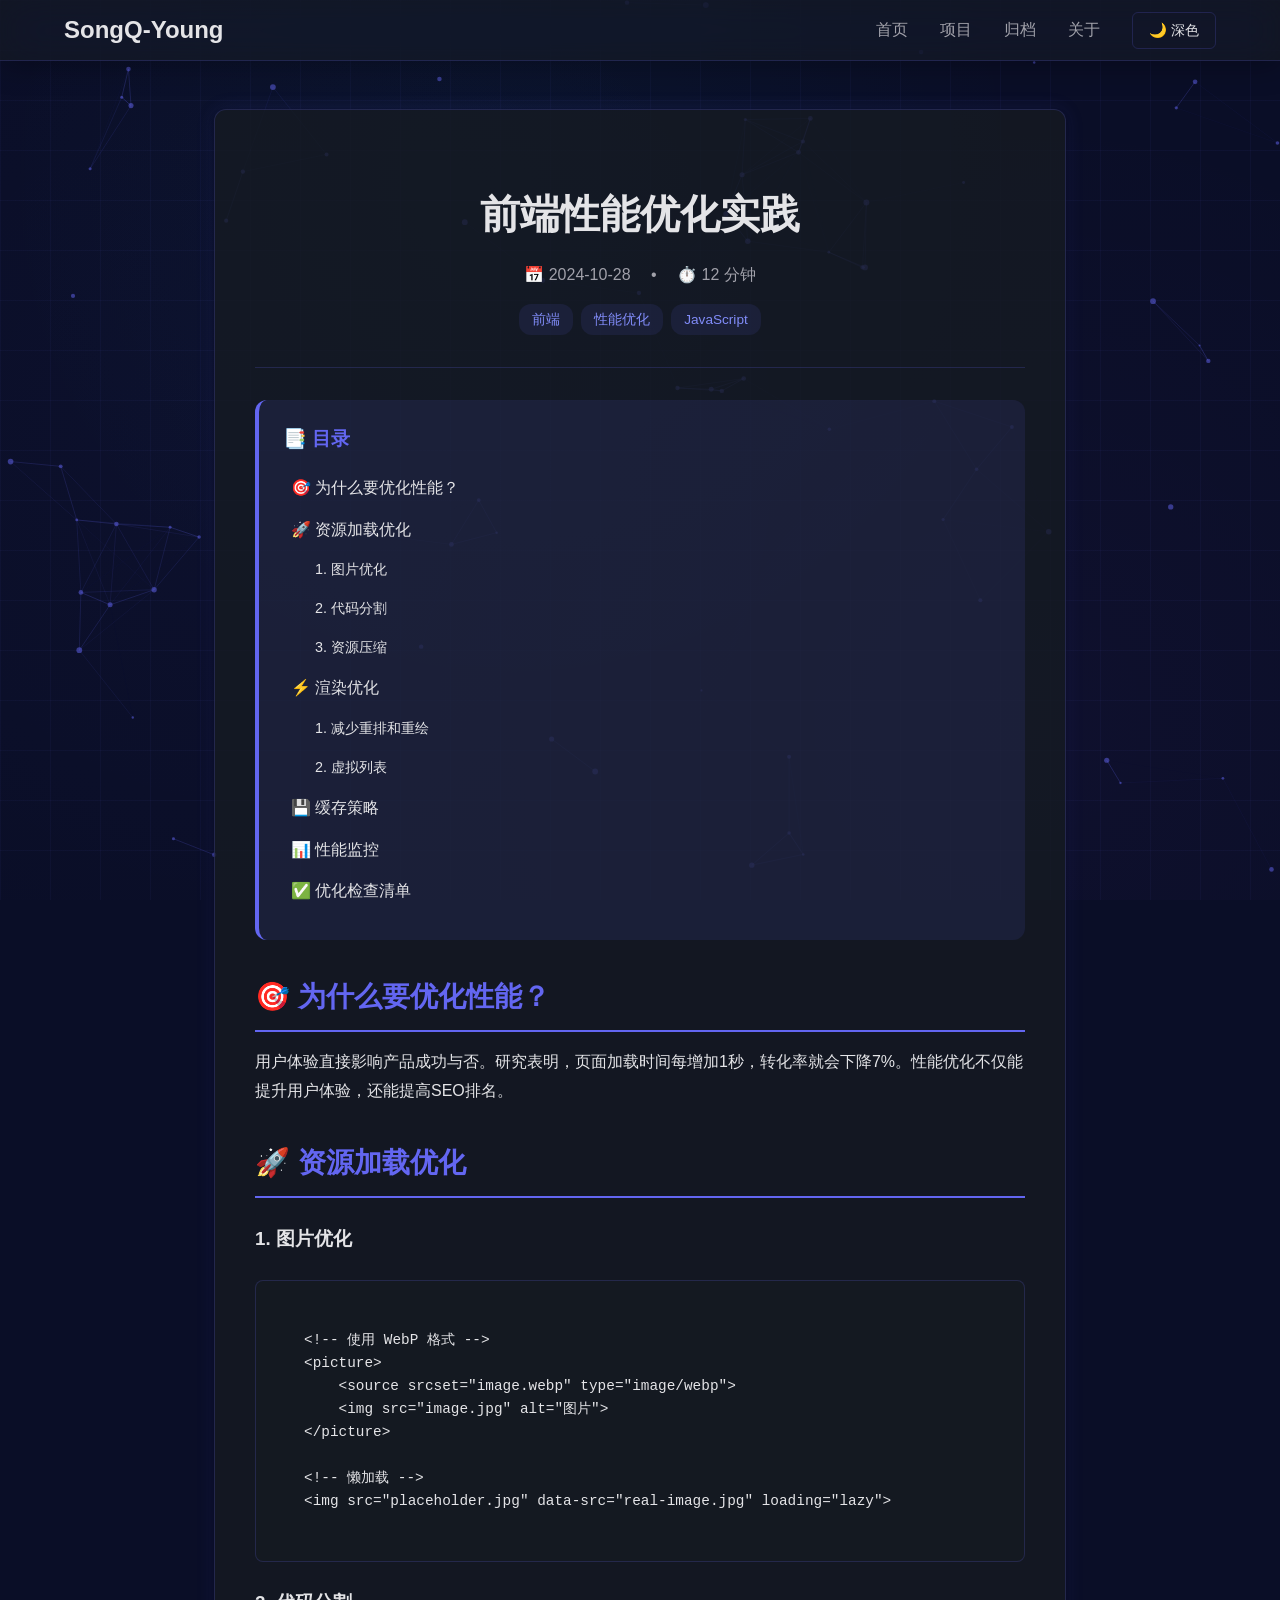
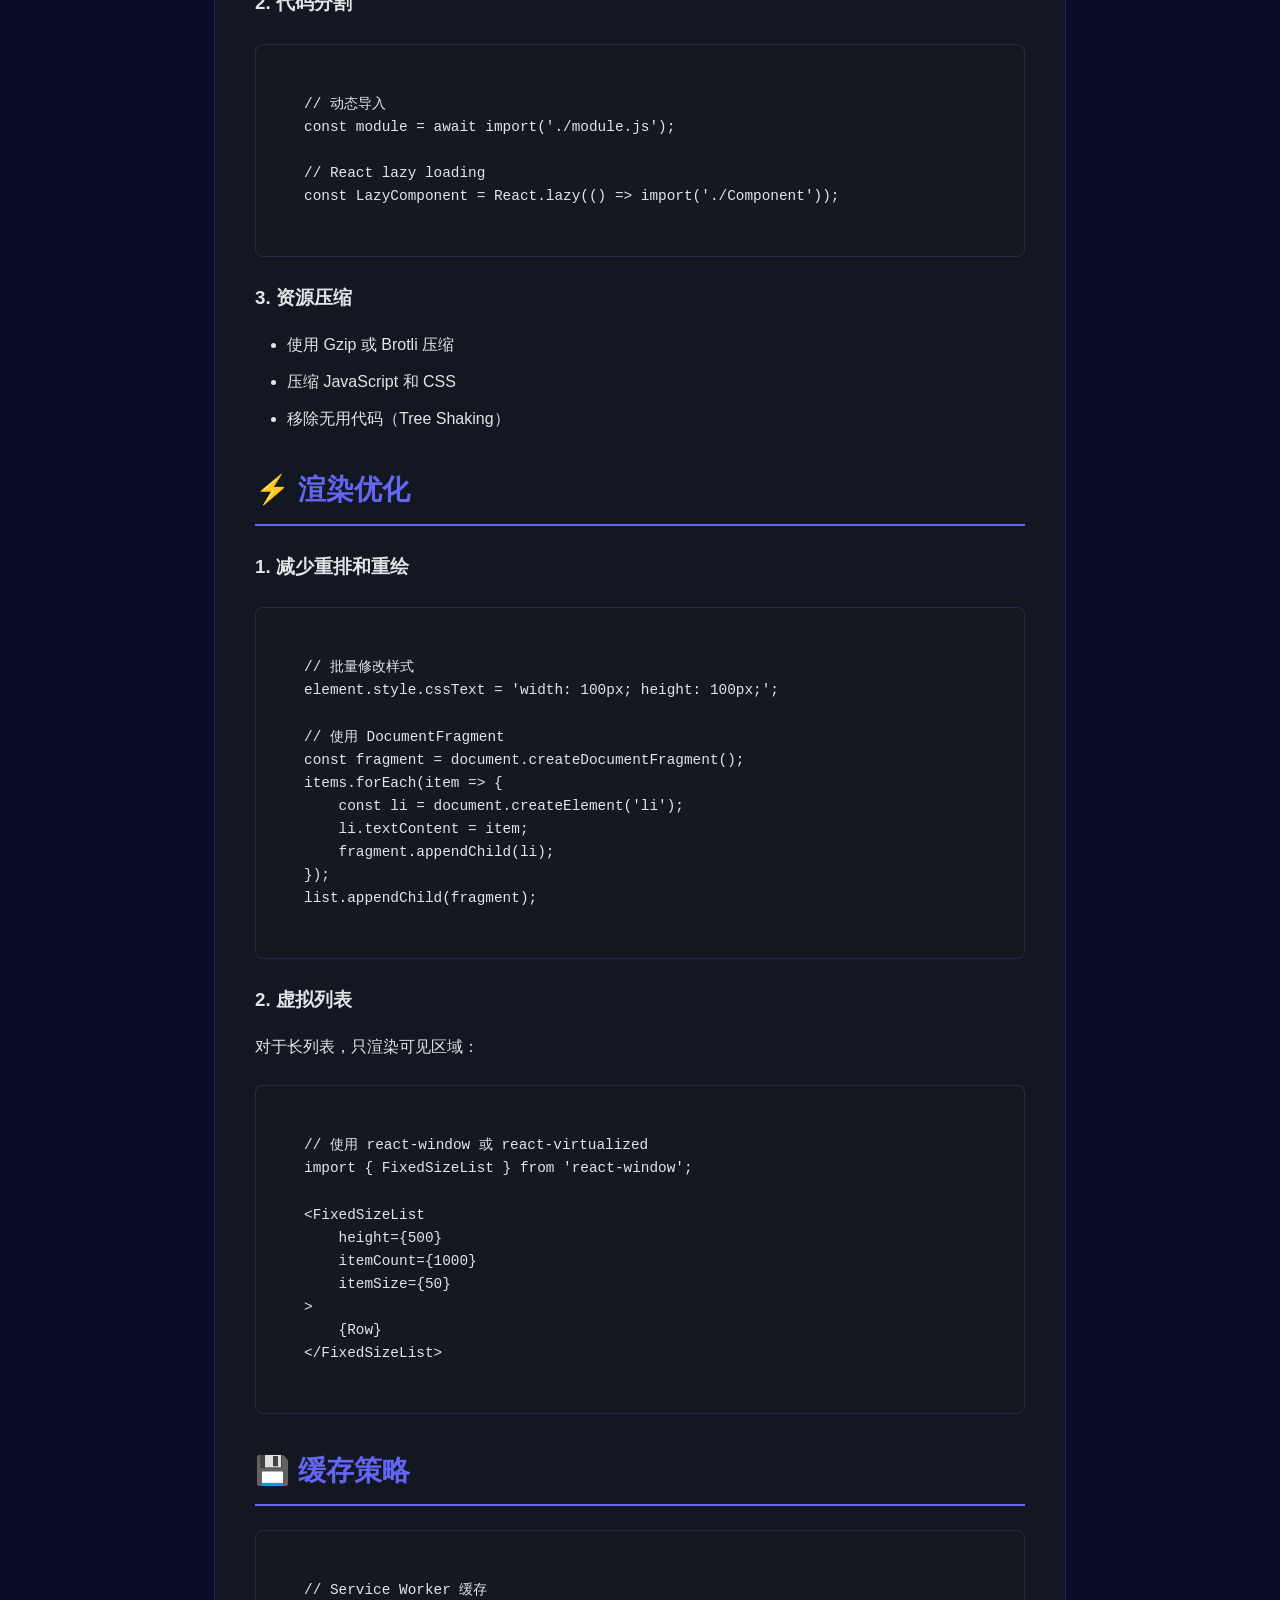
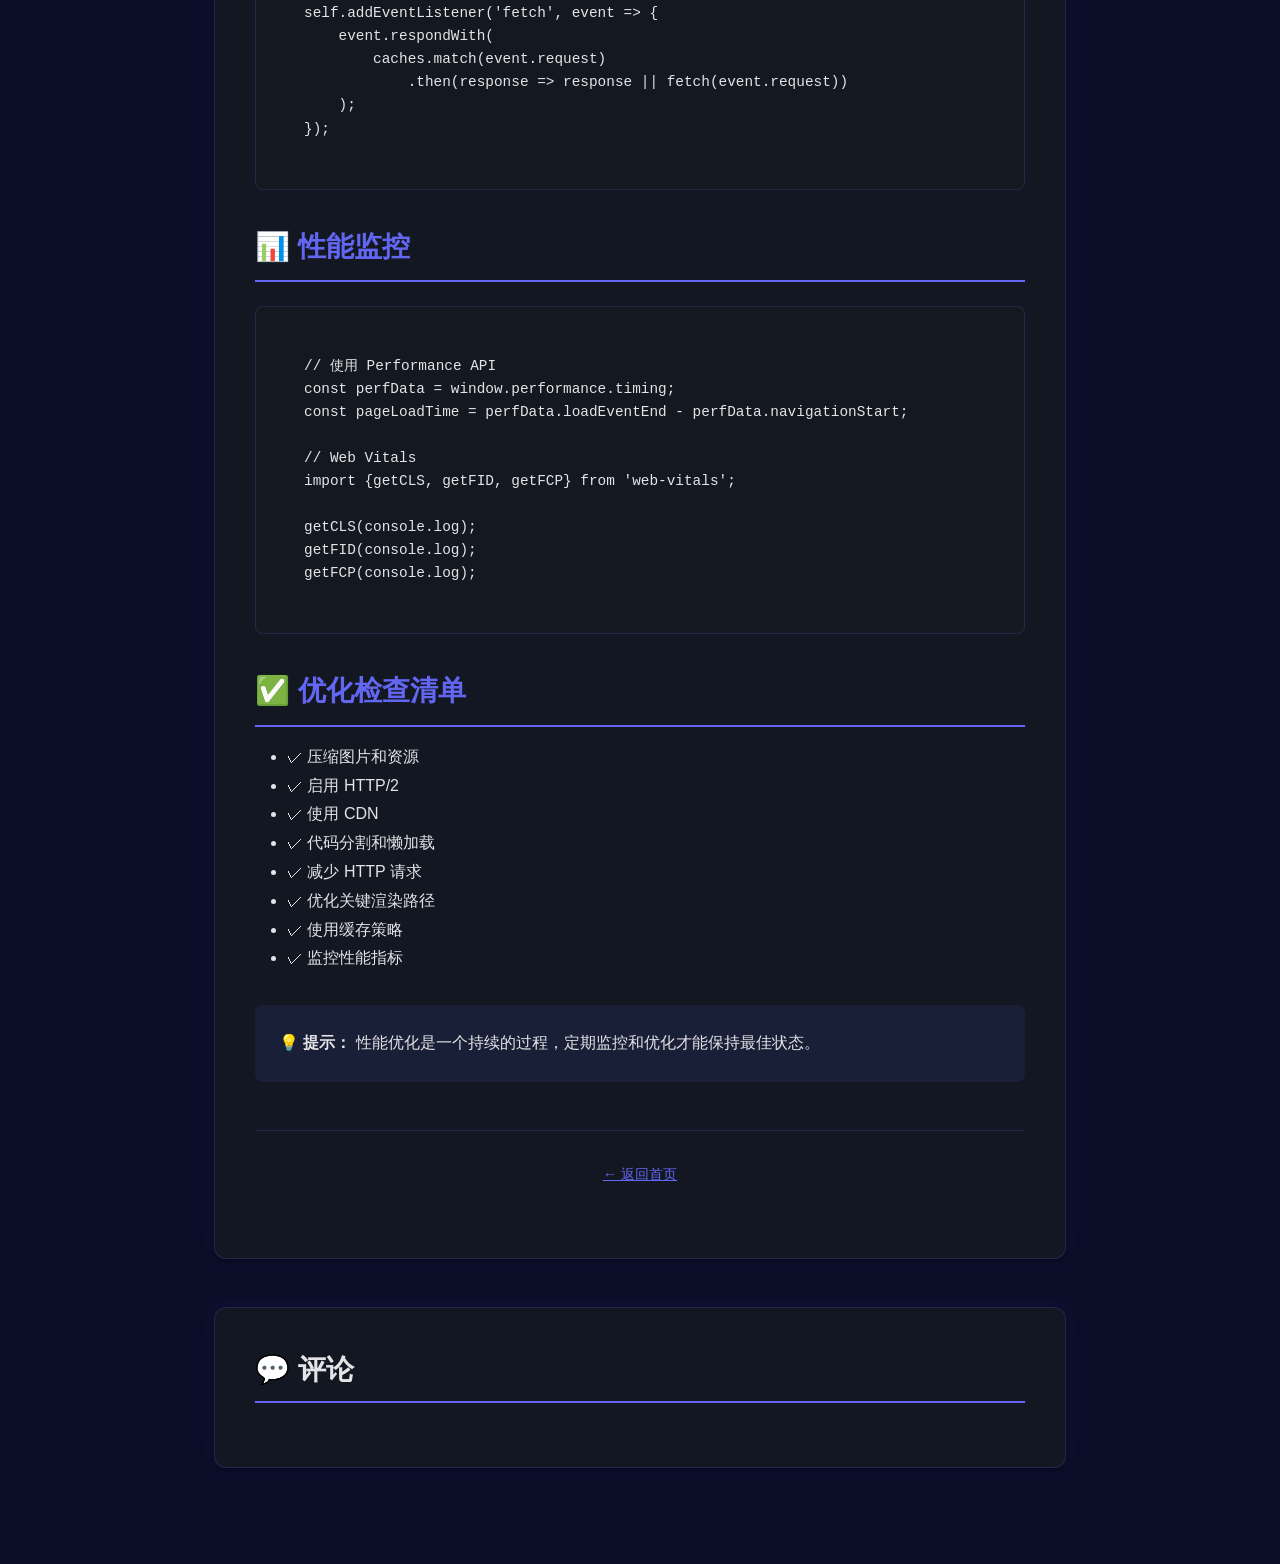
<file: posts/frontend-performance.html>
<!DOCTYPE html>
<html lang="zh-CN">
<head>
    <meta charset="UTF-8">
    <meta name="viewport" content="width=device-width, initial-scale=1.0">
    <title>前端性能优化实践 - SongQ-Young 的博客</title>
    <link rel="stylesheet" href="../css/style.css">
</head>
<body>
    <nav class="navbar">
        <div class="nav-container">
            <a href="../index.html" class="nav-brand">SongQ-Young</a>
            <ul class="nav-menu">
                <li><a href="../index.html" class="nav-link">首页</a></li>
                <li><a href="../projects.html" class="nav-link">项目</a></li>
                <li><a href="../archive.html" class="nav-link">归档</a></li>
                <li><a href="../about.html" class="nav-link">关于</a></li>
                <li><button id="theme-toggle" class="theme-toggle">🌙 深色</button></li>
            </ul>
            <button class="mobile-menu-btn">☰</button>
        </div>
    </nav>

    <div class="container" style="max-width: 900px;">
        <article class="section">
            <header style="text-align: center; padding: 2rem 0; border-bottom: 1px solid var(--border-color); margin-bottom: 2rem;">
                <h1 style="font-size: 2.5rem; margin-bottom: 1rem;">前端性能优化实践</h1>
                <div style="color: var(--text-secondary);">
                    <span>📅 2024-10-28</span>
                    <span style="margin: 0 1rem;">•</span>
                    <span>⏱️ 12 分钟</span>
                </div>
                <div class="tags" style="justify-content: center; margin-top: 1rem;">
                    <span class="tag">前端</span>
                    <span class="tag">性能优化</span>
                    <span class="tag">JavaScript</span>
                </div>
            </header>

            <div style="line-height: 1.8;">
                <h2 style="color: var(--primary-color); margin: 2rem 0 1rem;">🎯 为什么要优化性能？</h2>
                <p style="margin-bottom: 1.5rem;">
                    用户体验直接影响产品成功与否。研究表明，页面加载时间每增加1秒，转化率就会下降7%。性能优化不仅能提升用户体验，还能提高SEO排名。
                </p>

                <h2 style="color: var(--primary-color); margin: 2rem 0 1rem;">🚀 资源加载优化</h2>

                <h3 style="margin: 1.5rem 0 1rem;">1. 图片优化</h3>
                <pre style="background: var(--card-bg); border: 1px solid var(--border-color); padding: 1.5rem; border-radius: 8px; overflow-x: auto; margin-bottom: 1.5rem;"><code>&lt;!-- 使用 WebP 格式 --&gt;
&lt;picture&gt;
    &lt;source srcset="image.webp" type="image/webp"&gt;
    &lt;img src="image.jpg" alt="图片"&gt;
&lt;/picture&gt;

&lt;!-- 懒加载 --&gt;
&lt;img src="placeholder.jpg" data-src="real-image.jpg" loading="lazy"&gt;</code></pre>

                <h3 style="margin: 1.5rem 0 1rem;">2. 代码分割</h3>
                <pre style="background: var(--card-bg); border: 1px solid var(--border-color); padding: 1.5rem; border-radius: 8px; overflow-x: auto; margin-bottom: 1.5rem;"><code>// 动态导入
const module = await import('./module.js');

// React lazy loading
const LazyComponent = React.lazy(() => import('./Component'));</code></pre>

                <h3 style="margin: 1.5rem 0 1rem;">3. 资源压缩</h3>
                <ul style="padding-left: 2rem; margin-bottom: 1.5rem;">
                    <li style="margin-bottom: 0.5rem;">使用 Gzip 或 Brotli 压缩</li>
                    <li style="margin-bottom: 0.5rem;">压缩 JavaScript 和 CSS</li>
                    <li style="margin-bottom: 0.5rem;">移除无用代码（Tree Shaking）</li>
                </ul>

                <h2 style="color: var(--primary-color); margin: 2rem 0 1rem;">⚡ 渲染优化</h2>

                <h3 style="margin: 1.5rem 0 1rem;">1. 减少重排和重绘</h3>
                <pre style="background: var(--card-bg); border: 1px solid var(--border-color); padding: 1.5rem; border-radius: 8px; overflow-x: auto; margin-bottom: 1.5rem;"><code>// 批量修改样式
element.style.cssText = 'width: 100px; height: 100px;';

// 使用 DocumentFragment
const fragment = document.createDocumentFragment();
items.forEach(item => {
    const li = document.createElement('li');
    li.textContent = item;
    fragment.appendChild(li);
});
list.appendChild(fragment);</code></pre>

                <h3 style="margin: 1.5rem 0 1rem;">2. 虚拟列表</h3>
                <p style="margin-bottom: 1rem;">对于长列表，只渲染可见区域：</p>
                <pre style="background: var(--card-bg); border: 1px solid var(--border-color); padding: 1.5rem; border-radius: 8px; overflow-x: auto; margin-bottom: 1.5rem;"><code>// 使用 react-window 或 react-virtualized
import { FixedSizeList } from 'react-window';

&lt;FixedSizeList
    height={500}
    itemCount={1000}
    itemSize={50}
&gt;
    {Row}
&lt;/FixedSizeList&gt;</code></pre>

                <h2 style="color: var(--primary-color); margin: 2rem 0 1rem;">💾 缓存策略</h2>
                <pre style="background: var(--card-bg); border: 1px solid var(--border-color); padding: 1.5rem; border-radius: 8px; overflow-x: auto; margin-bottom: 1.5rem;"><code>// Service Worker 缓存
self.addEventListener('fetch', event => {
    event.respondWith(
        caches.match(event.request)
            .then(response => response || fetch(event.request))
    );
});</code></pre>

                <h2 style="color: var(--primary-color); margin: 2rem 0 1rem;">📊 性能监控</h2>
                <pre style="background: var(--card-bg); border: 1px solid var(--border-color); padding: 1.5rem; border-radius: 8px; overflow-x: auto; margin-bottom: 1.5rem;"><code>// 使用 Performance API
const perfData = window.performance.timing;
const pageLoadTime = perfData.loadEventEnd - perfData.navigationStart;

// Web Vitals
import {getCLS, getFID, getFCP} from 'web-vitals';

getCLS(console.log);
getFID(console.log);
getFCP(console.log);</code></pre>

                <h2 style="color: var(--primary-color); margin: 2rem 0 1rem;">✅ 优化检查清单</h2>
                <ul style="padding-left: 2rem; margin-bottom: 1.5rem;">
                    <li>✓ 压缩图片和资源</li>
                    <li>✓ 启用 HTTP/2</li>
                    <li>✓ 使用 CDN</li>
                    <li>✓ 代码分割和懒加载</li>
                    <li>✓ 减少 HTTP 请求</li>
                    <li>✓ 优化关键渲染路径</li>
                    <li>✓ 使用缓存策略</li>
                    <li>✓ 监控性能指标</li>
                </ul>

                <div style="background: var(--tag-bg); padding: 1.5rem; border-radius: 8px; margin-top: 2rem;">
                    <p><strong>💡 提示：</strong> 性能优化是一个持续的过程，定期监控和优化才能保持最佳状态。</p>
                </div>
            </div>

            <footer style="margin-top: 3rem; padding-top: 2rem; border-top: 1px solid var(--border-color);">
                <a href="../index.html" style="color: var(--primary-color);">← 返回首页</a>
            </footer>
        </article>

        <section class="section">
            <h2>💬 评论</h2>
            <script src="https://giscus.app/client.js"
                    data-repo="SongQ-Young/SongQ-Young.github.io"
                    data-repo-id="R_kgDOPvLCHw"
                    data-category="Announcements"
                    data-category-id="DIC_kwDOPvLCH84Cxv3b"
                    data-mapping="pathname"
                    data-strict="0"
                    data-reactions-enabled="1"
                    data-emit-metadata="0"
                    data-input-position="top"
                    data-theme="preferred_color_scheme"
                    data-lang="zh-CN"
                    crossorigin="anonymous"
                    async>
            </script>
        </section>
    </div>

    <button id="back-to-top" class="back-to-top">↑</button>
    <script src="../js/main.js"></script>
</body>
</html>
</file>
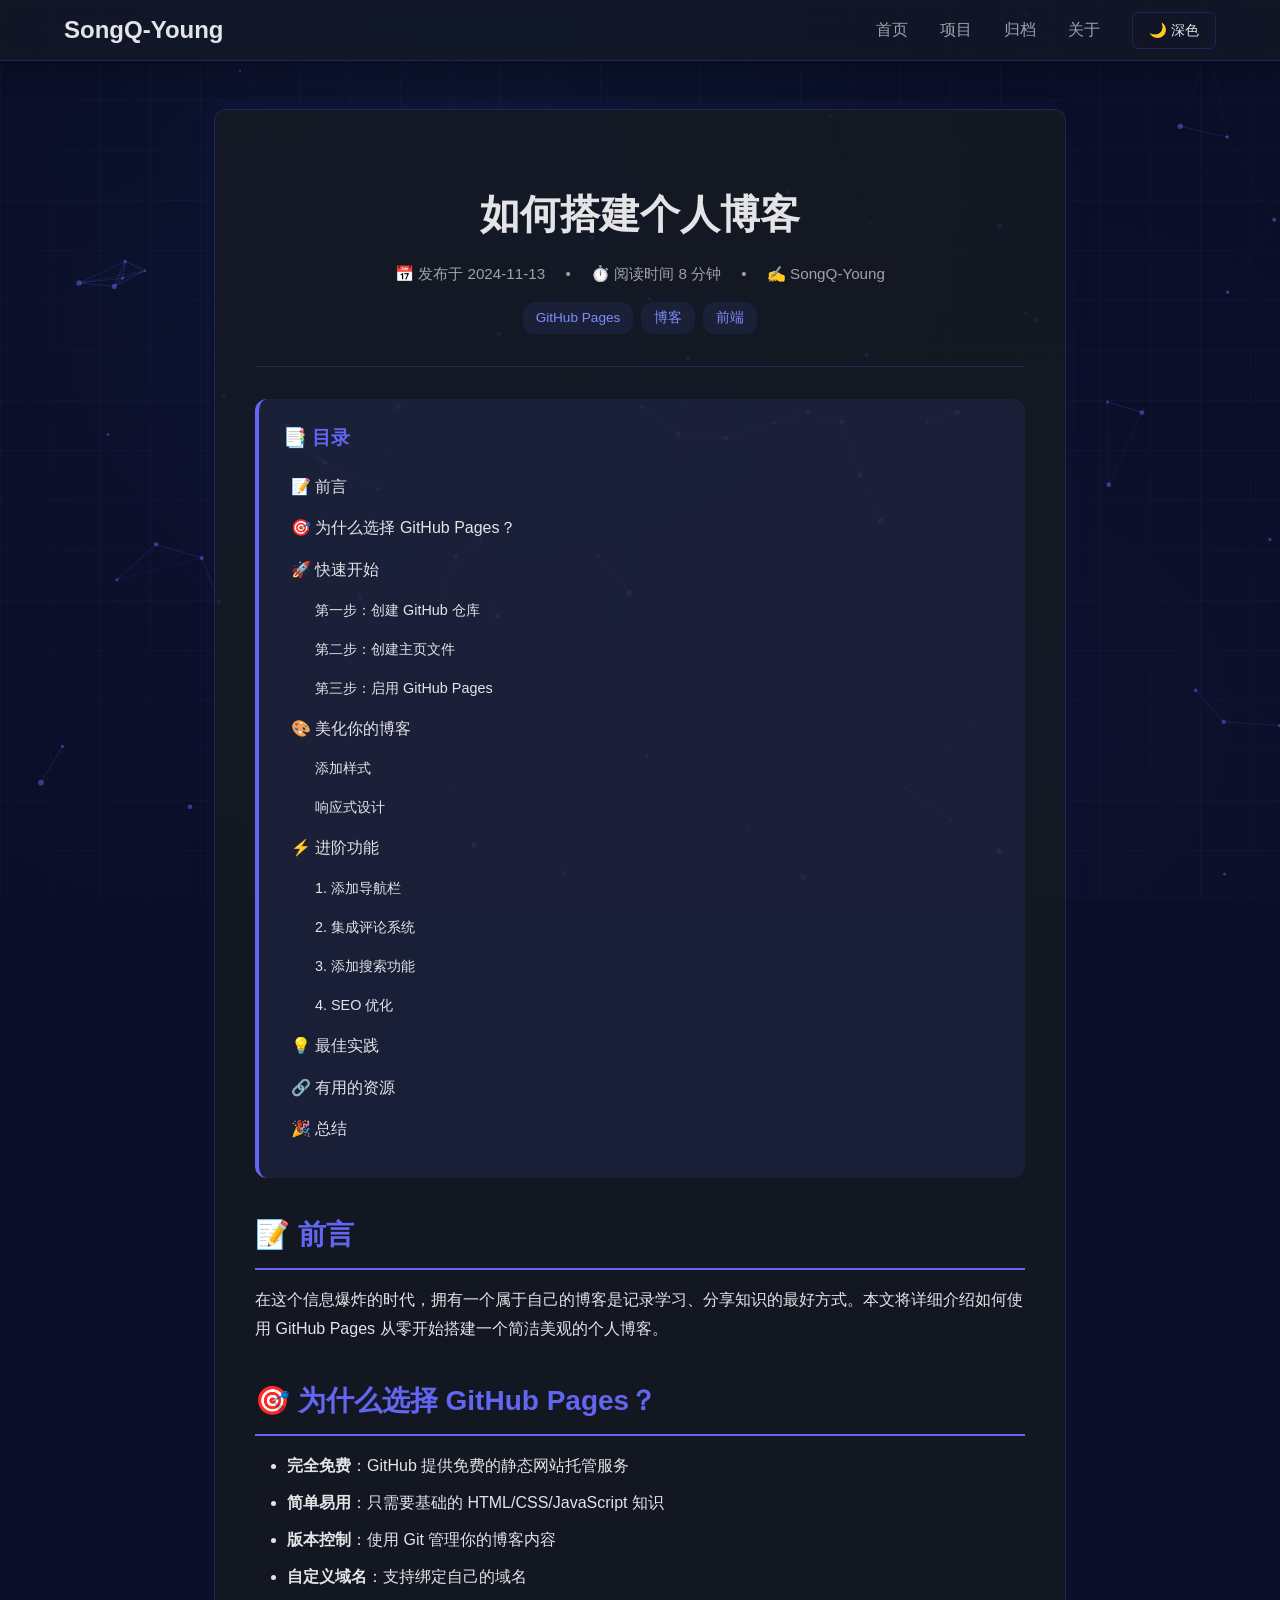
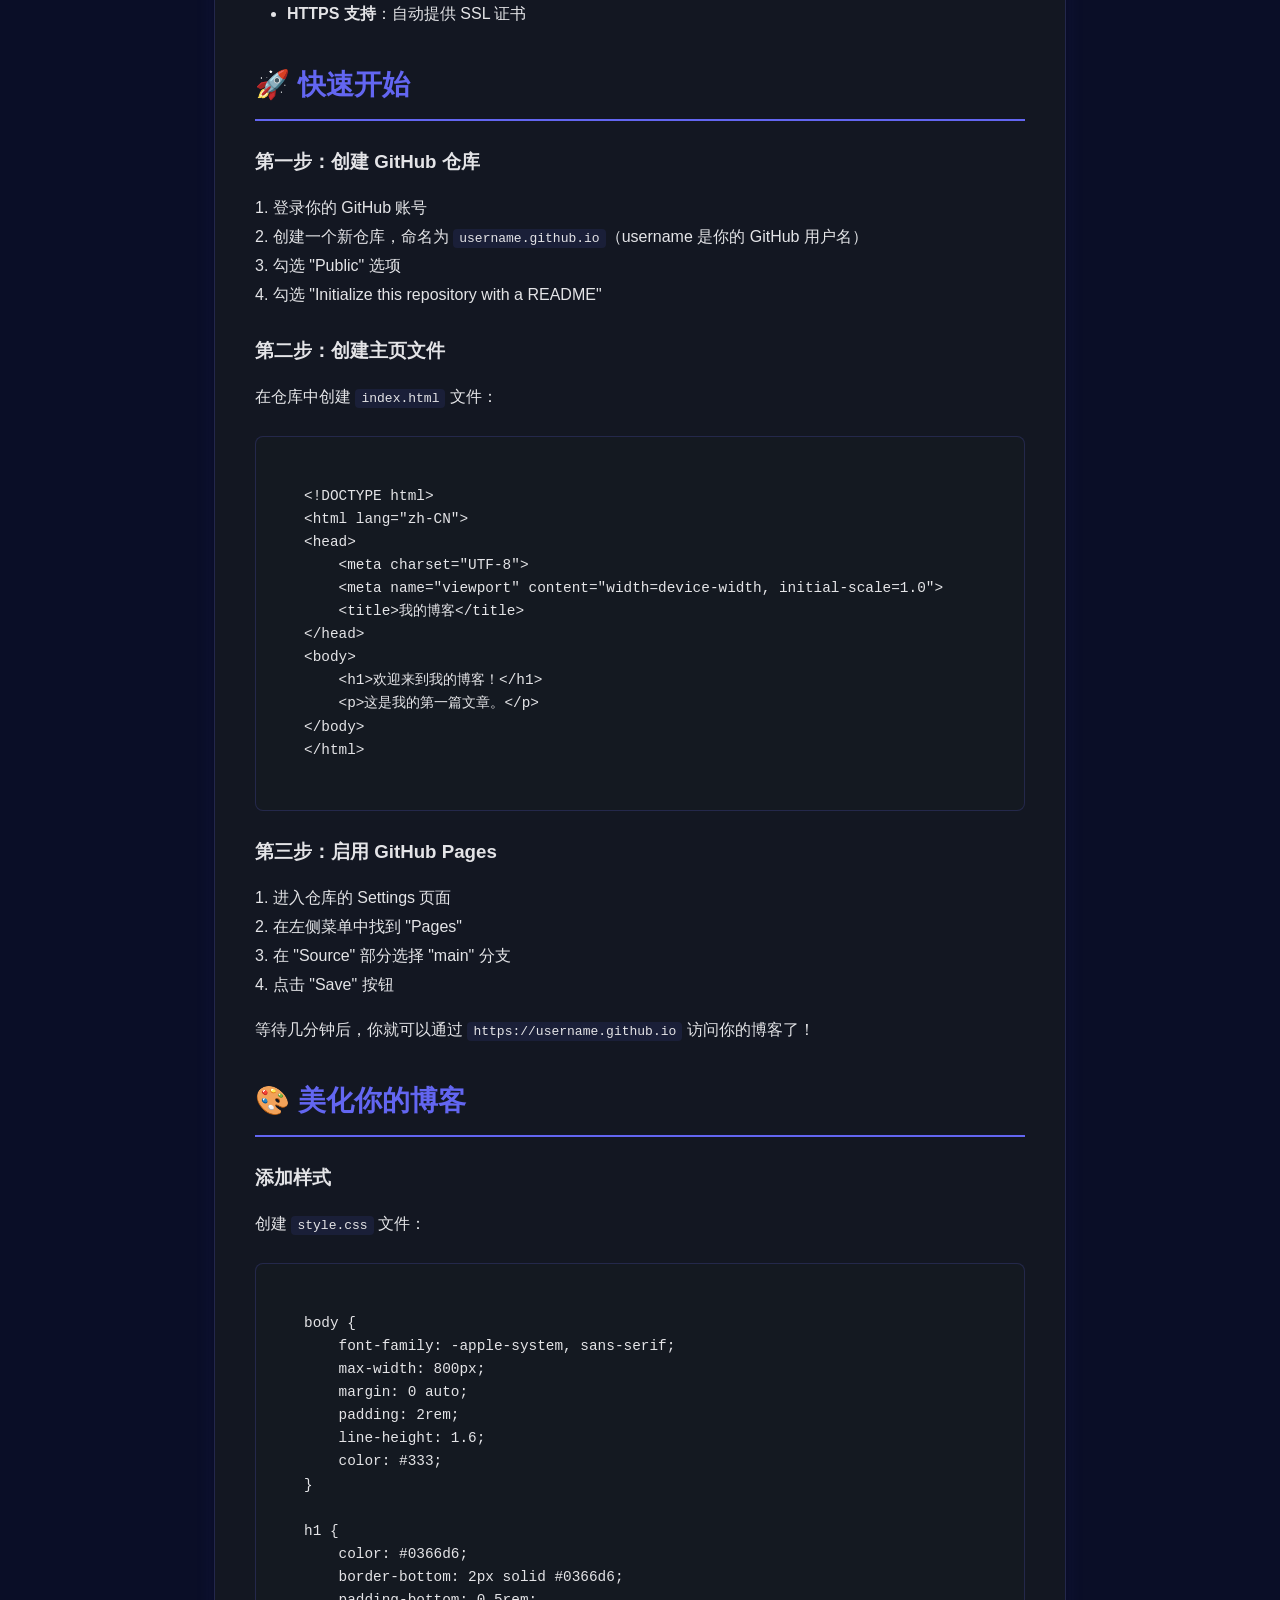
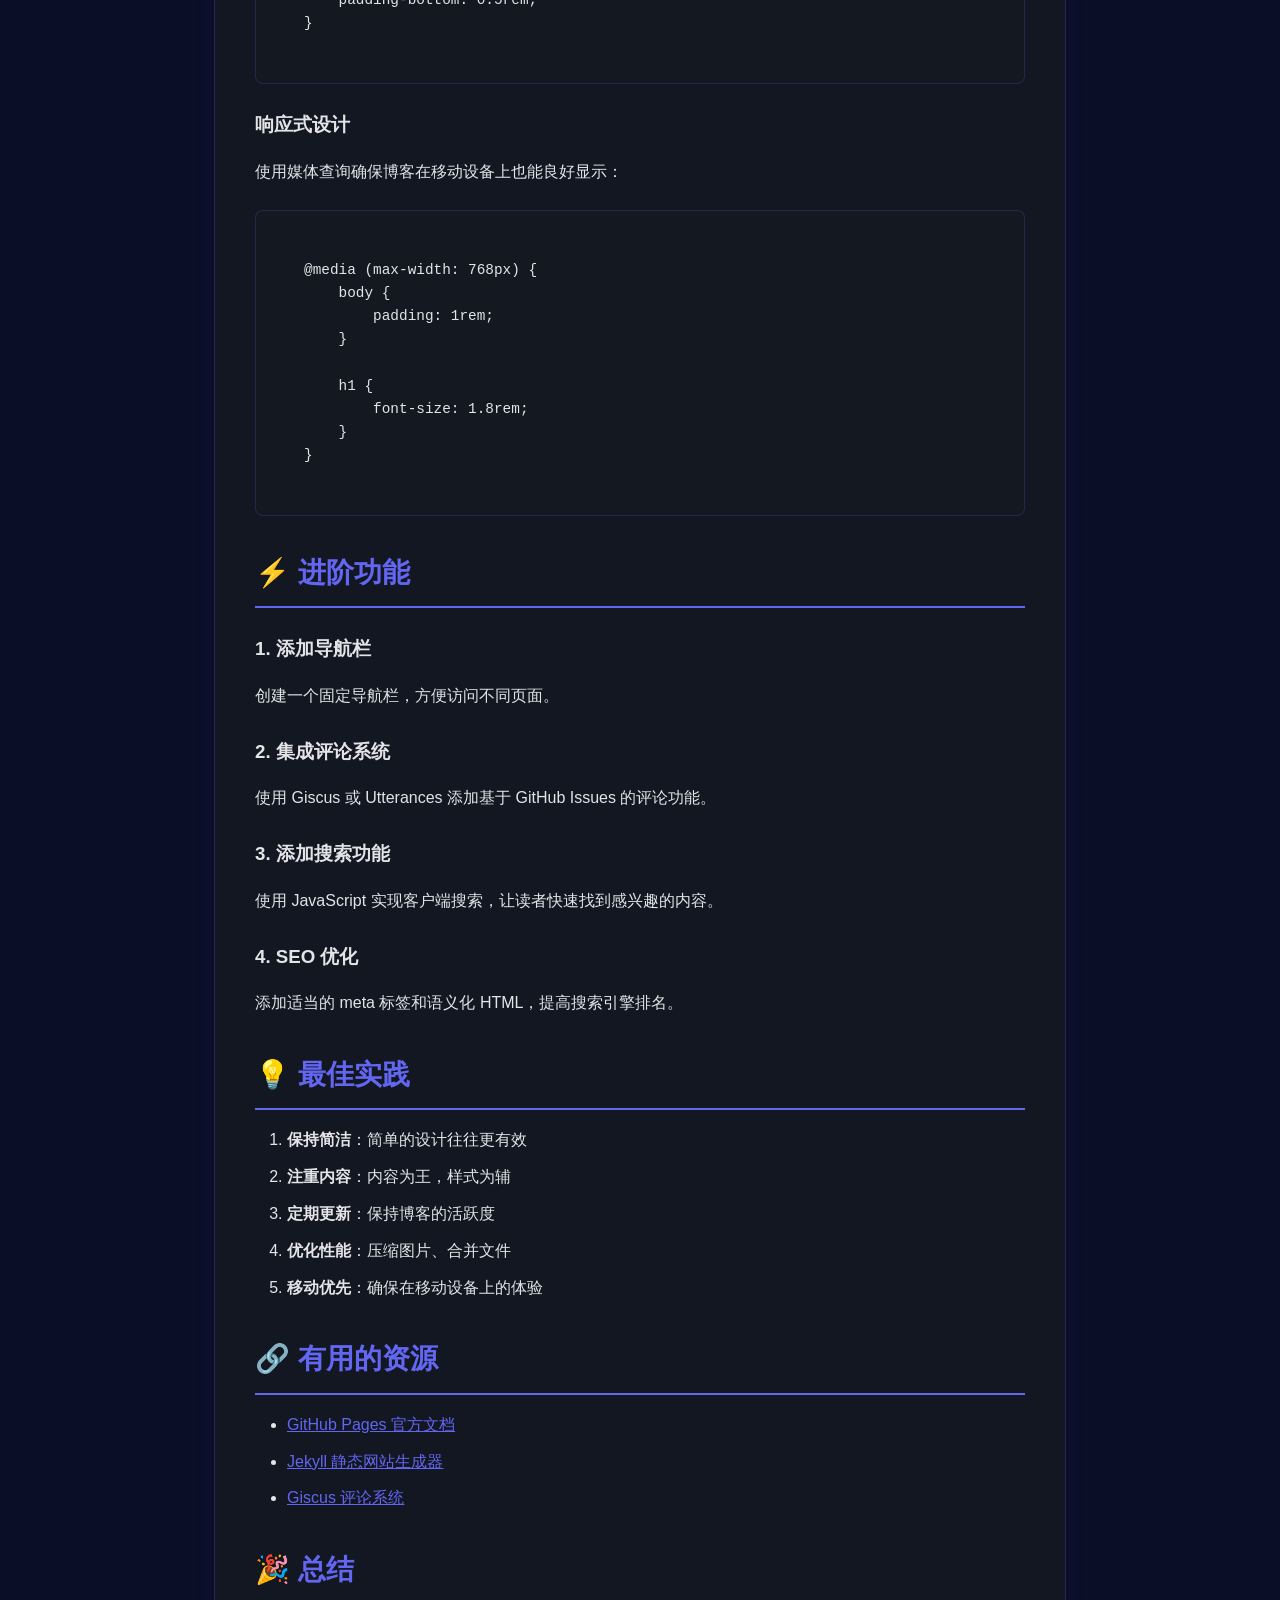
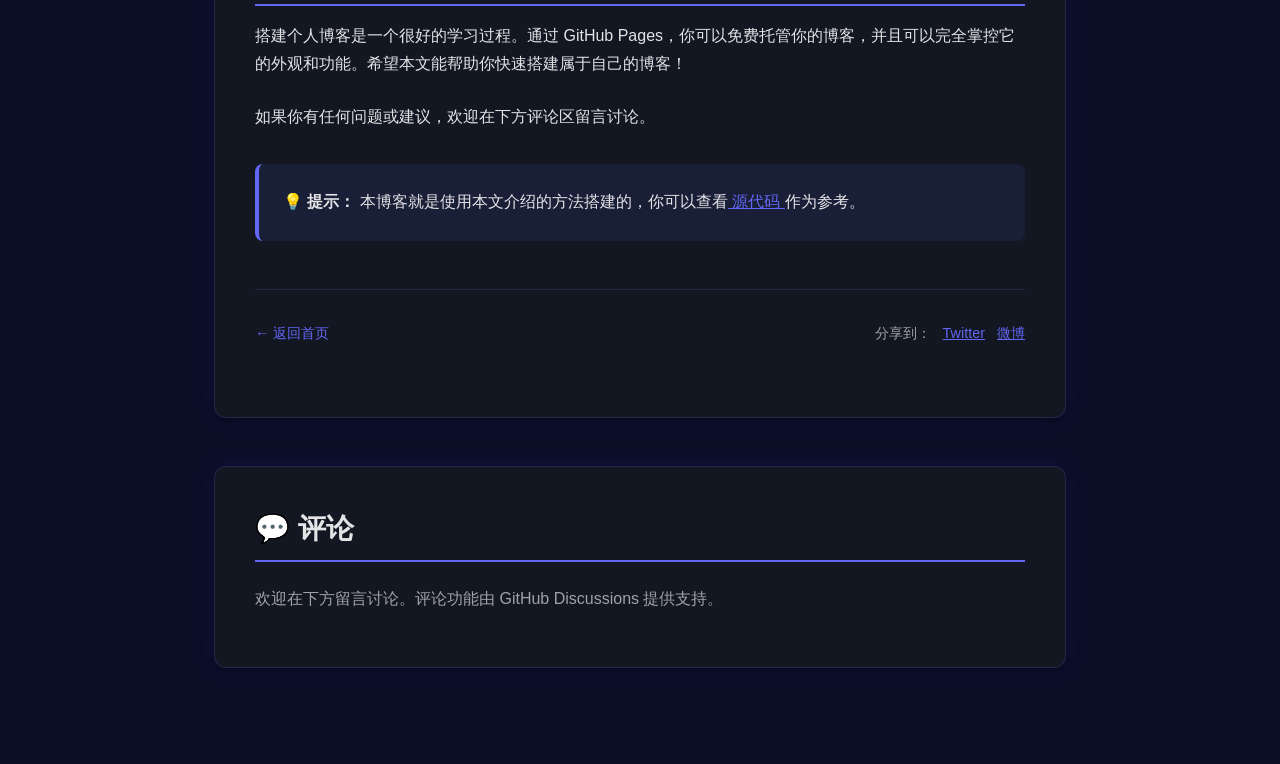
<file: posts/how-to-build-blog.html>
<!DOCTYPE html>
<html lang="zh-CN">
<head>
    <meta charset="UTF-8">
    <meta name="viewport" content="width=device-width, initial-scale=1.0">
    <meta name="description" content="使用 GitHub Pages 搭建简洁美观的个人博客">
    <meta name="keywords" content="GitHub Pages, 博客, 前端, 建站">
    <title>如何搭建个人博客 - SongQ-Young 的博客</title>
    <link rel="stylesheet" href="../css/style.css">
</head>
<body>
    <!-- 导航栏 -->
    <nav class="navbar">
        <div class="nav-container">
            <a href="../index.html" class="nav-brand">SongQ-Young</a>
            <ul class="nav-menu">
                <li><a href="../index.html" class="nav-link">首页</a></li>
                <li><a href="../projects.html" class="nav-link">项目</a></li>
                <li><a href="../archive.html" class="nav-link">归档</a></li>
                <li><a href="../about.html" class="nav-link">关于</a></li>
                <li><button id="theme-toggle" class="theme-toggle">🌙 深色</button></li>
            </ul>
            <button class="mobile-menu-btn">☰</button>
        </div>
    </nav>

    <!-- 文章内容 -->
    <div class="container" style="max-width: 900px;">
        <article class="section">
            <!-- 文章头部 -->
            <header style="text-align: center; padding: 2rem 0; border-bottom: 1px solid var(--border-color); margin-bottom: 2rem;">
                <h1 style="font-size: 2.5rem; margin-bottom: 1rem; color: var(--text-color);">如何搭建个人博客</h1>
                <div style="color: var(--text-secondary); font-size: 0.95rem;">
                    <span>📅 发布于 2024-11-13</span>
                    <span style="margin: 0 1rem;">•</span>
                    <span>⏱️ 阅读时间 8 分钟</span>
                    <span style="margin: 0 1rem;">•</span>
                    <span>✍️ SongQ-Young</span>
                </div>
                <div class="tags" style="justify-content: center; margin-top: 1rem;">
                    <span class="tag">GitHub Pages</span>
                    <span class="tag">博客</span>
                    <span class="tag">前端</span>
                </div>
            </header>

            <!-- 文章正文 -->
            <div style="line-height: 1.8; color: var(--text-color);">
                <h2 style="margin-top: 2rem; margin-bottom: 1rem; color: var(--primary-color);">📝 前言</h2>
                <p style="margin-bottom: 1.5rem;">
                    在这个信息爆炸的时代，拥有一个属于自己的博客是记录学习、分享知识的最好方式。本文将详细介绍如何使用 GitHub Pages 从零开始搭建一个简洁美观的个人博客。
                </p>

                <h2 style="margin-top: 2rem; margin-bottom: 1rem; color: var(--primary-color);">🎯 为什么选择 GitHub Pages？</h2>
                <ul style="margin-bottom: 1.5rem; padding-left: 2rem;">
                    <li style="margin-bottom: 0.5rem;"><strong>完全免费</strong>：GitHub 提供免费的静态网站托管服务</li>
                    <li style="margin-bottom: 0.5rem;"><strong>简单易用</strong>：只需要基础的 HTML/CSS/JavaScript 知识</li>
                    <li style="margin-bottom: 0.5rem;"><strong>版本控制</strong>：使用 Git 管理你的博客内容</li>
                    <li style="margin-bottom: 0.5rem;"><strong>自定义域名</strong>：支持绑定自己的域名</li>
                    <li style="margin-bottom: 0.5rem;"><strong>HTTPS 支持</strong>：自动提供 SSL 证书</li>
                </ul>

                <h2 style="margin-top: 2rem; margin-bottom: 1rem; color: var(--primary-color);">🚀 快速开始</h2>

                <h3 style="margin-top: 1.5rem; margin-bottom: 1rem;">第一步：创建 GitHub 仓库</h3>
                <p style="margin-bottom: 1rem;">
                    1. 登录你的 GitHub 账号<br>
                    2. 创建一个新仓库，命名为 <code style="background: var(--tag-bg); padding: 2px 6px; border-radius: 4px;">username.github.io</code>（username 是你的 GitHub 用户名）<br>
                    3. 勾选 "Public" 选项<br>
                    4. 勾选 "Initialize this repository with a README"
                </p>

                <h3 style="margin-top: 1.5rem; margin-bottom: 1rem;">第二步：创建主页文件</h3>
                <p style="margin-bottom: 1rem;">在仓库中创建 <code style="background: var(--tag-bg); padding: 2px 6px; border-radius: 4px;">index.html</code> 文件：</p>
                <pre style="background: var(--card-bg); border: 1px solid var(--border-color); padding: 1.5rem; border-radius: 8px; overflow-x: auto; margin-bottom: 1.5rem;"><code>&lt;!DOCTYPE html&gt;
&lt;html lang="zh-CN"&gt;
&lt;head&gt;
    &lt;meta charset="UTF-8"&gt;
    &lt;meta name="viewport" content="width=device-width, initial-scale=1.0"&gt;
    &lt;title&gt;我的博客&lt;/title&gt;
&lt;/head&gt;
&lt;body&gt;
    &lt;h1&gt;欢迎来到我的博客！&lt;/h1&gt;
    &lt;p&gt;这是我的第一篇文章。&lt;/p&gt;
&lt;/body&gt;
&lt;/html&gt;</code></pre>

                <h3 style="margin-top: 1.5rem; margin-bottom: 1rem;">第三步：启用 GitHub Pages</h3>
                <p style="margin-bottom: 1rem;">
                    1. 进入仓库的 Settings 页面<br>
                    2. 在左侧菜单中找到 "Pages"<br>
                    3. 在 "Source" 部分选择 "main" 分支<br>
                    4. 点击 "Save" 按钮
                </p>
                <p style="margin-bottom: 1.5rem;">
                    等待几分钟后，你就可以通过 <code style="background: var(--tag-bg); padding: 2px 6px; border-radius: 4px;">https://username.github.io</code> 访问你的博客了！
                </p>

                <h2 style="margin-top: 2rem; margin-bottom: 1rem; color: var(--primary-color);">🎨 美化你的博客</h2>

                <h3 style="margin-top: 1.5rem; margin-bottom: 1rem;">添加样式</h3>
                <p style="margin-bottom: 1rem;">创建 <code style="background: var(--tag-bg); padding: 2px 6px; border-radius: 4px;">style.css</code> 文件：</p>
                <pre style="background: var(--card-bg); border: 1px solid var(--border-color); padding: 1.5rem; border-radius: 8px; overflow-x: auto; margin-bottom: 1.5rem;"><code>body {
    font-family: -apple-system, sans-serif;
    max-width: 800px;
    margin: 0 auto;
    padding: 2rem;
    line-height: 1.6;
    color: #333;
}

h1 {
    color: #0366d6;
    border-bottom: 2px solid #0366d6;
    padding-bottom: 0.5rem;
}</code></pre>

                <h3 style="margin-top: 1.5rem; margin-bottom: 1rem;">响应式设计</h3>
                <p style="margin-bottom: 1.5rem;">
                    使用媒体查询确保博客在移动设备上也能良好显示：
                </p>
                <pre style="background: var(--card-bg); border: 1px solid var(--border-color); padding: 1.5rem; border-radius: 8px; overflow-x: auto; margin-bottom: 1.5rem;"><code>@media (max-width: 768px) {
    body {
        padding: 1rem;
    }

    h1 {
        font-size: 1.8rem;
    }
}</code></pre>

                <h2 style="margin-top: 2rem; margin-bottom: 1rem; color: var(--primary-color);">⚡ 进阶功能</h2>

                <h3 style="margin-top: 1.5rem; margin-bottom: 1rem;">1. 添加导航栏</h3>
                <p style="margin-bottom: 1rem;">创建一个固定导航栏，方便访问不同页面。</p>

                <h3 style="margin-top: 1.5rem; margin-bottom: 1rem;">2. 集成评论系统</h3>
                <p style="margin-bottom: 1rem;">使用 Giscus 或 Utterances 添加基于 GitHub Issues 的评论功能。</p>

                <h3 style="margin-top: 1.5rem; margin-bottom: 1rem;">3. 添加搜索功能</h3>
                <p style="margin-bottom: 1rem;">使用 JavaScript 实现客户端搜索，让读者快速找到感兴趣的内容。</p>

                <h3 style="margin-top: 1.5rem; margin-bottom: 1rem;">4. SEO 优化</h3>
                <p style="margin-bottom: 1.5rem;">
                    添加适当的 meta 标签和语义化 HTML，提高搜索引擎排名。
                </p>

                <h2 style="margin-top: 2rem; margin-bottom: 1rem; color: var(--primary-color);">💡 最佳实践</h2>
                <ol style="margin-bottom: 1.5rem; padding-left: 2rem;">
                    <li style="margin-bottom: 0.5rem;"><strong>保持简洁</strong>：简单的设计往往更有效</li>
                    <li style="margin-bottom: 0.5rem;"><strong>注重内容</strong>：内容为王，样式为辅</li>
                    <li style="margin-bottom: 0.5rem;"><strong>定期更新</strong>：保持博客的活跃度</li>
                    <li style="margin-bottom: 0.5rem;"><strong>优化性能</strong>：压缩图片、合并文件</li>
                    <li style="margin-bottom: 0.5rem;"><strong>移动优先</strong>：确保在移动设备上的体验</li>
                </ol>

                <h2 style="margin-top: 2rem; margin-bottom: 1rem; color: var(--primary-color);">🔗 有用的资源</h2>
                <ul style="margin-bottom: 1.5rem; padding-left: 2rem;">
                    <li style="margin-bottom: 0.5rem;"><a href="https://pages.github.com/" target="_blank" style="color: var(--primary-color);">GitHub Pages 官方文档</a></li>
                    <li style="margin-bottom: 0.5rem;"><a href="https://jekyllrb.com/" target="_blank" style="color: var(--primary-color);">Jekyll 静态网站生成器</a></li>
                    <li style="margin-bottom: 0.5rem;"><a href="https://giscus.app/zh-CN" target="_blank" style="color: var(--primary-color);">Giscus 评论系统</a></li>
                </ul>

                <h2 style="margin-top: 2rem; margin-bottom: 1rem; color: var(--primary-color);">🎉 总结</h2>
                <p style="margin-bottom: 1.5rem;">
                    搭建个人博客是一个很好的学习过程。通过 GitHub Pages，你可以免费托管你的博客，并且可以完全掌控它的外观和功能。希望本文能帮助你快速搭建属于自己的博客！
                </p>
                <p style="margin-bottom: 1.5rem;">
                    如果你有任何问题或建议，欢迎在下方评论区留言讨论。
                </p>

                <div style="background: var(--tag-bg); padding: 1.5rem; border-radius: 8px; border-left: 4px solid var(--primary-color); margin-top: 2rem;">
                    <p style="margin: 0;"><strong>💡 提示：</strong> 本博客就是使用本文介绍的方法搭建的，你可以查看<a href="https://github.com/SongQ-Young/SongQ-Young.github.io" target="_blank" style="color: var(--primary-color);"> 源代码 </a>作为参考。</p>
                </div>
            </div>

            <!-- 文章底部 -->
            <footer style="margin-top: 3rem; padding-top: 2rem; border-top: 1px solid var(--border-color);">
                <div style="display: flex; justify-content: space-between; align-items: center; flex-wrap: wrap; gap: 1rem;">
                    <a href="../index.html" style="color: var(--primary-color); text-decoration: none;">← 返回首页</a>
                    <div style="color: var(--text-secondary); font-size: 0.9rem;">
                        分享到：
                        <a href="#" style="color: var(--primary-color); margin-left: 0.5rem;">Twitter</a>
                        <a href="#" style="color: var(--primary-color); margin-left: 0.5rem;">微博</a>
                    </div>
                </div>
            </footer>
        </article>

        <!-- 评论区 -->
        <section class="section comments-section">
            <h2>💬 评论</h2>
            <p style="color: var(--text-secondary); margin-bottom: 1rem;">
                欢迎在下方留言讨论。评论功能由 GitHub Discussions 提供支持。
            </p>
            <script src="https://giscus.app/client.js"
                    data-repo="SongQ-Young/SongQ-Young.github.io"
                    data-repo-id="R_kgDOPvLCHw"
                    data-category="Announcements"
                    data-category-id="DIC_kwDOPvLCH84Cxv3b"
                    data-mapping="pathname"
                    data-strict="0"
                    data-reactions-enabled="1"
                    data-emit-metadata="0"
                    data-input-position="top"
                    data-theme="preferred_color_scheme"
                    data-lang="zh-CN"
                    crossorigin="anonymous"
                    async>
            </script>
        </section>
    </div>

    <!-- 返回顶部按钮 -->
    <button id="back-to-top" class="back-to-top">↑</button>

    <script src="../js/main.js"></script>
</body>
</html>
</file>
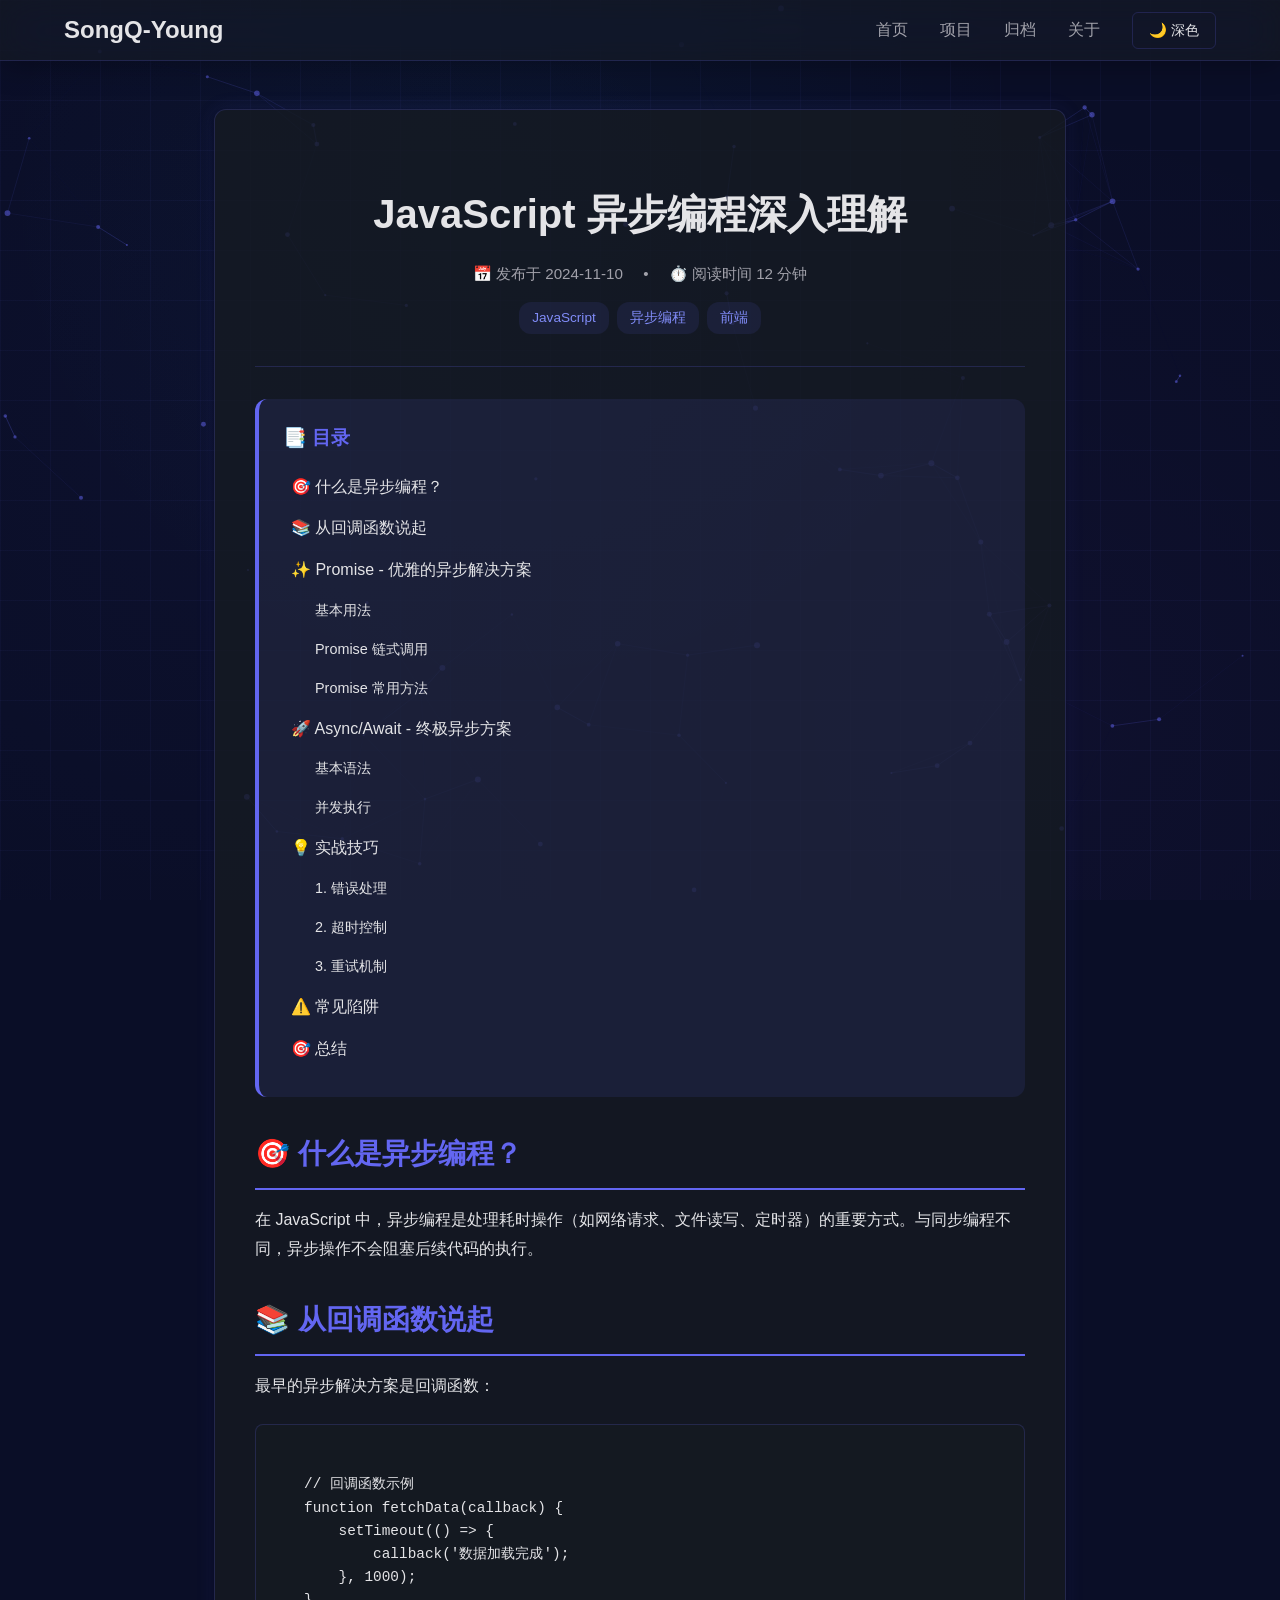
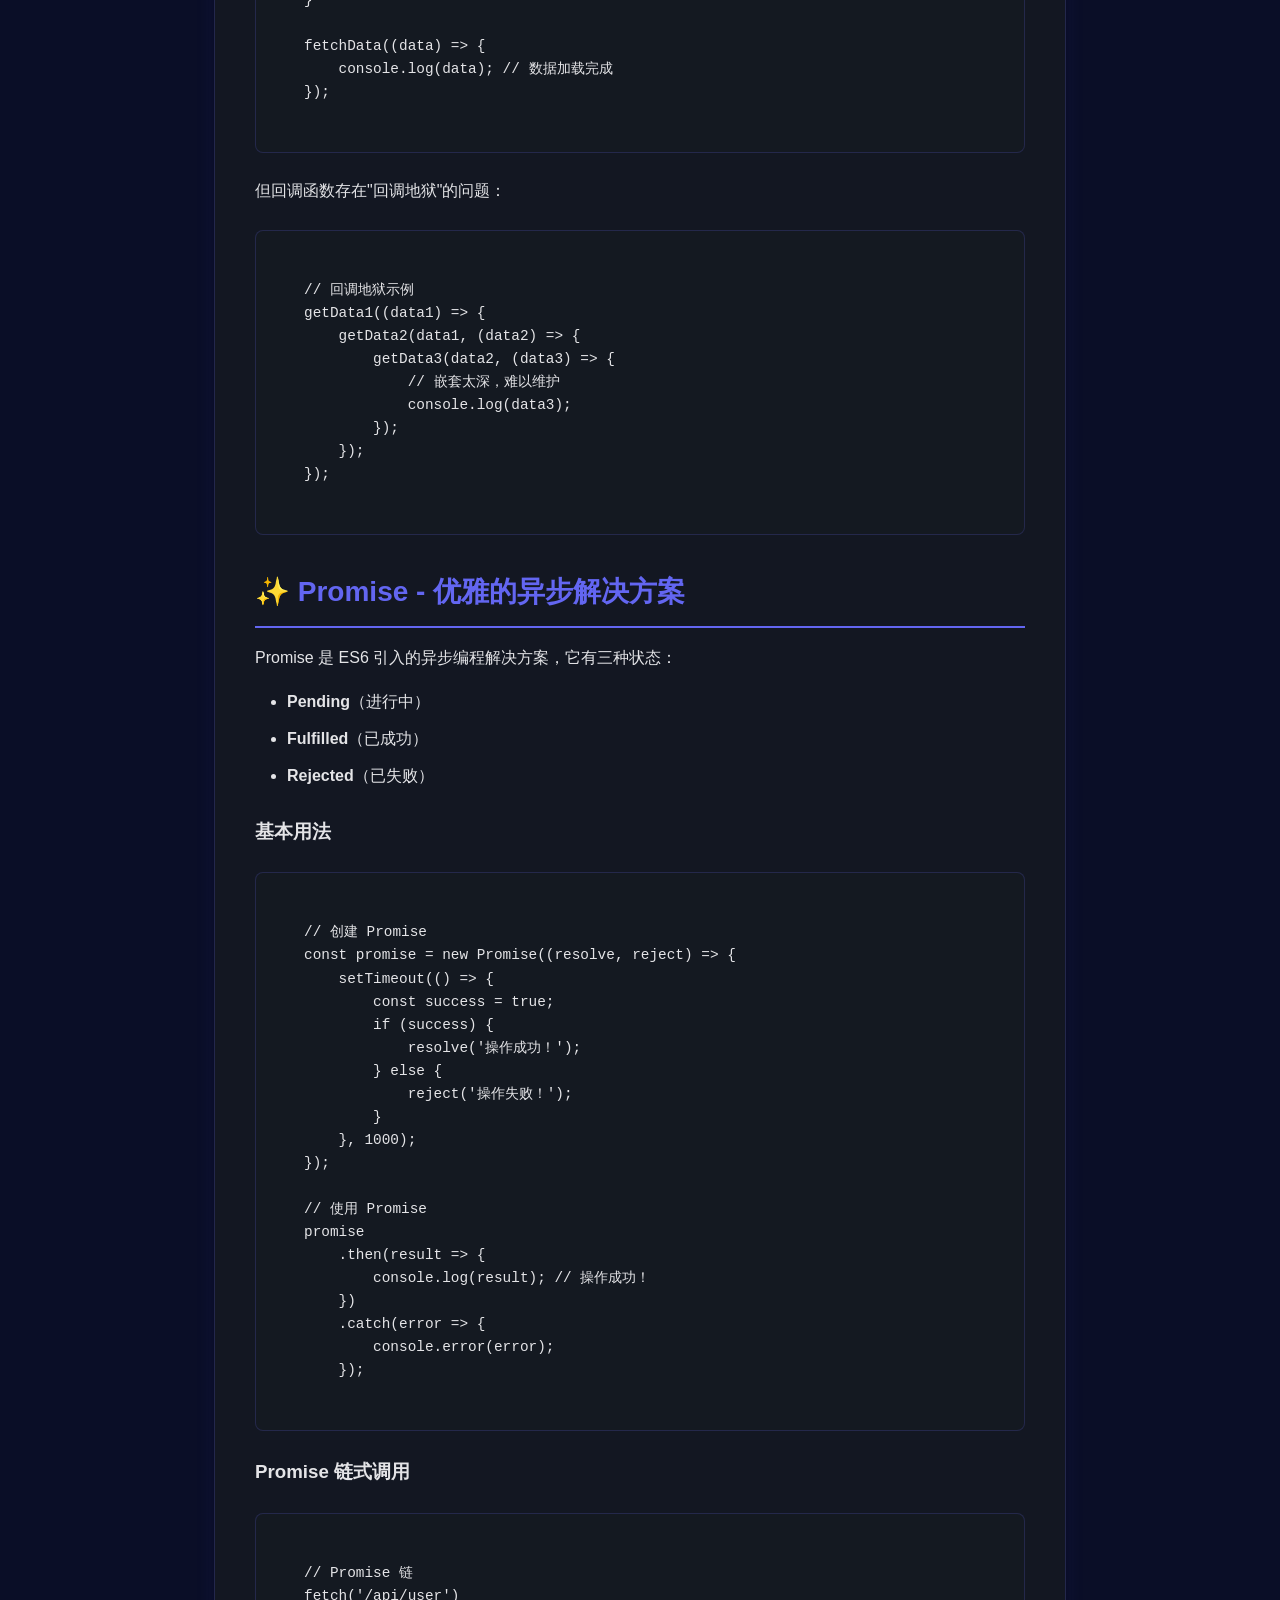
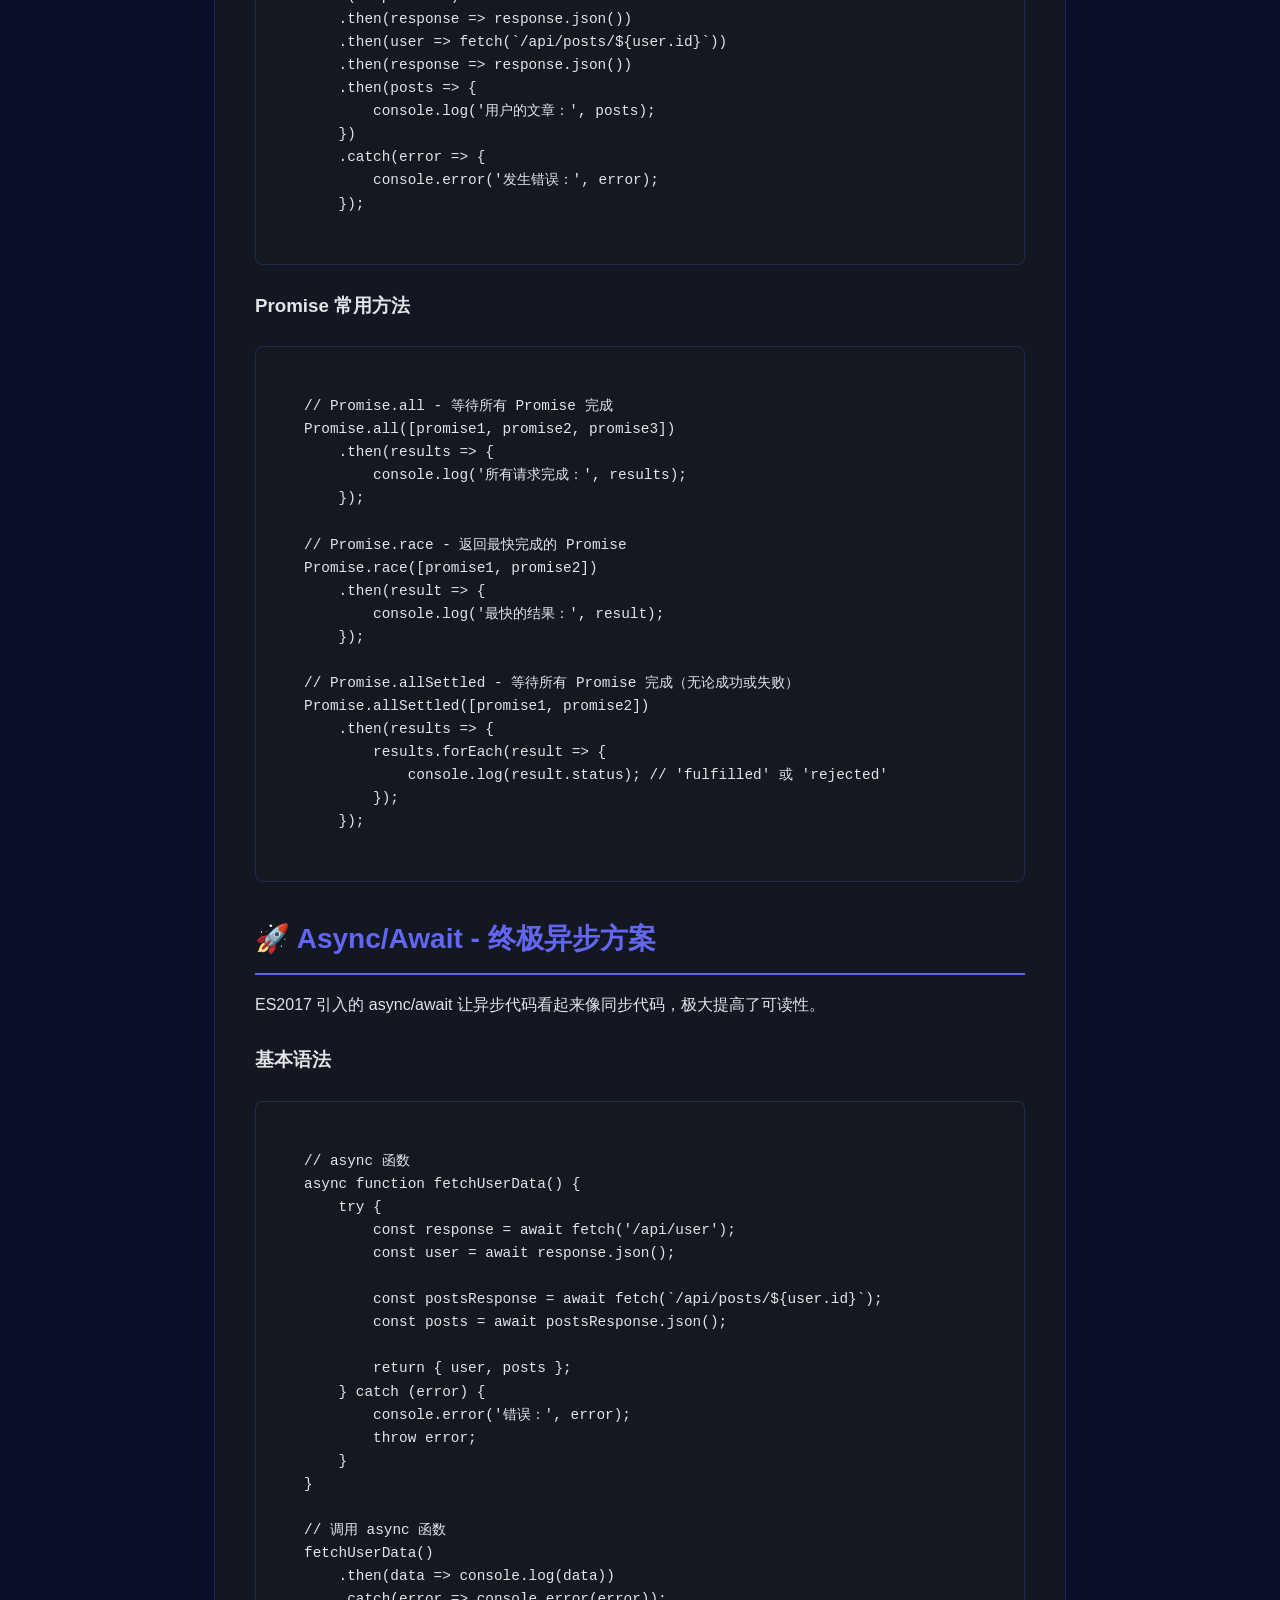
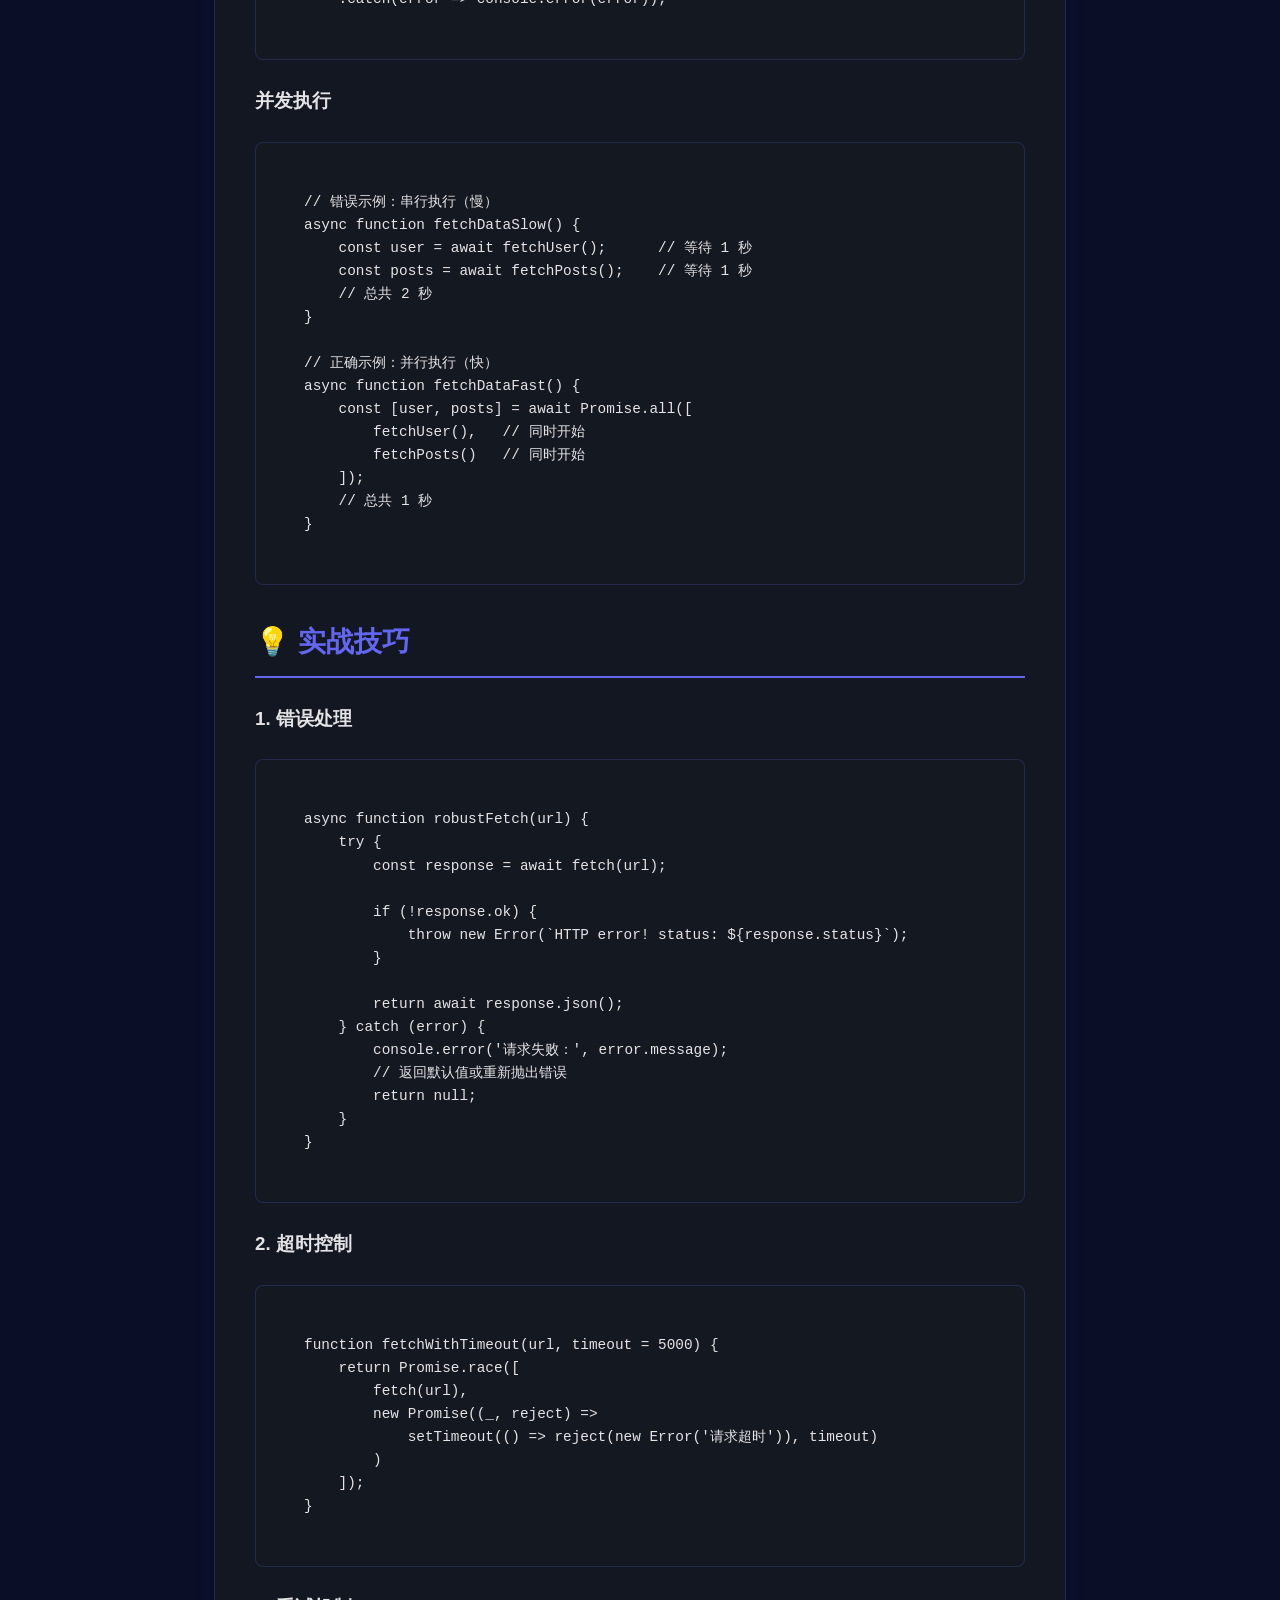
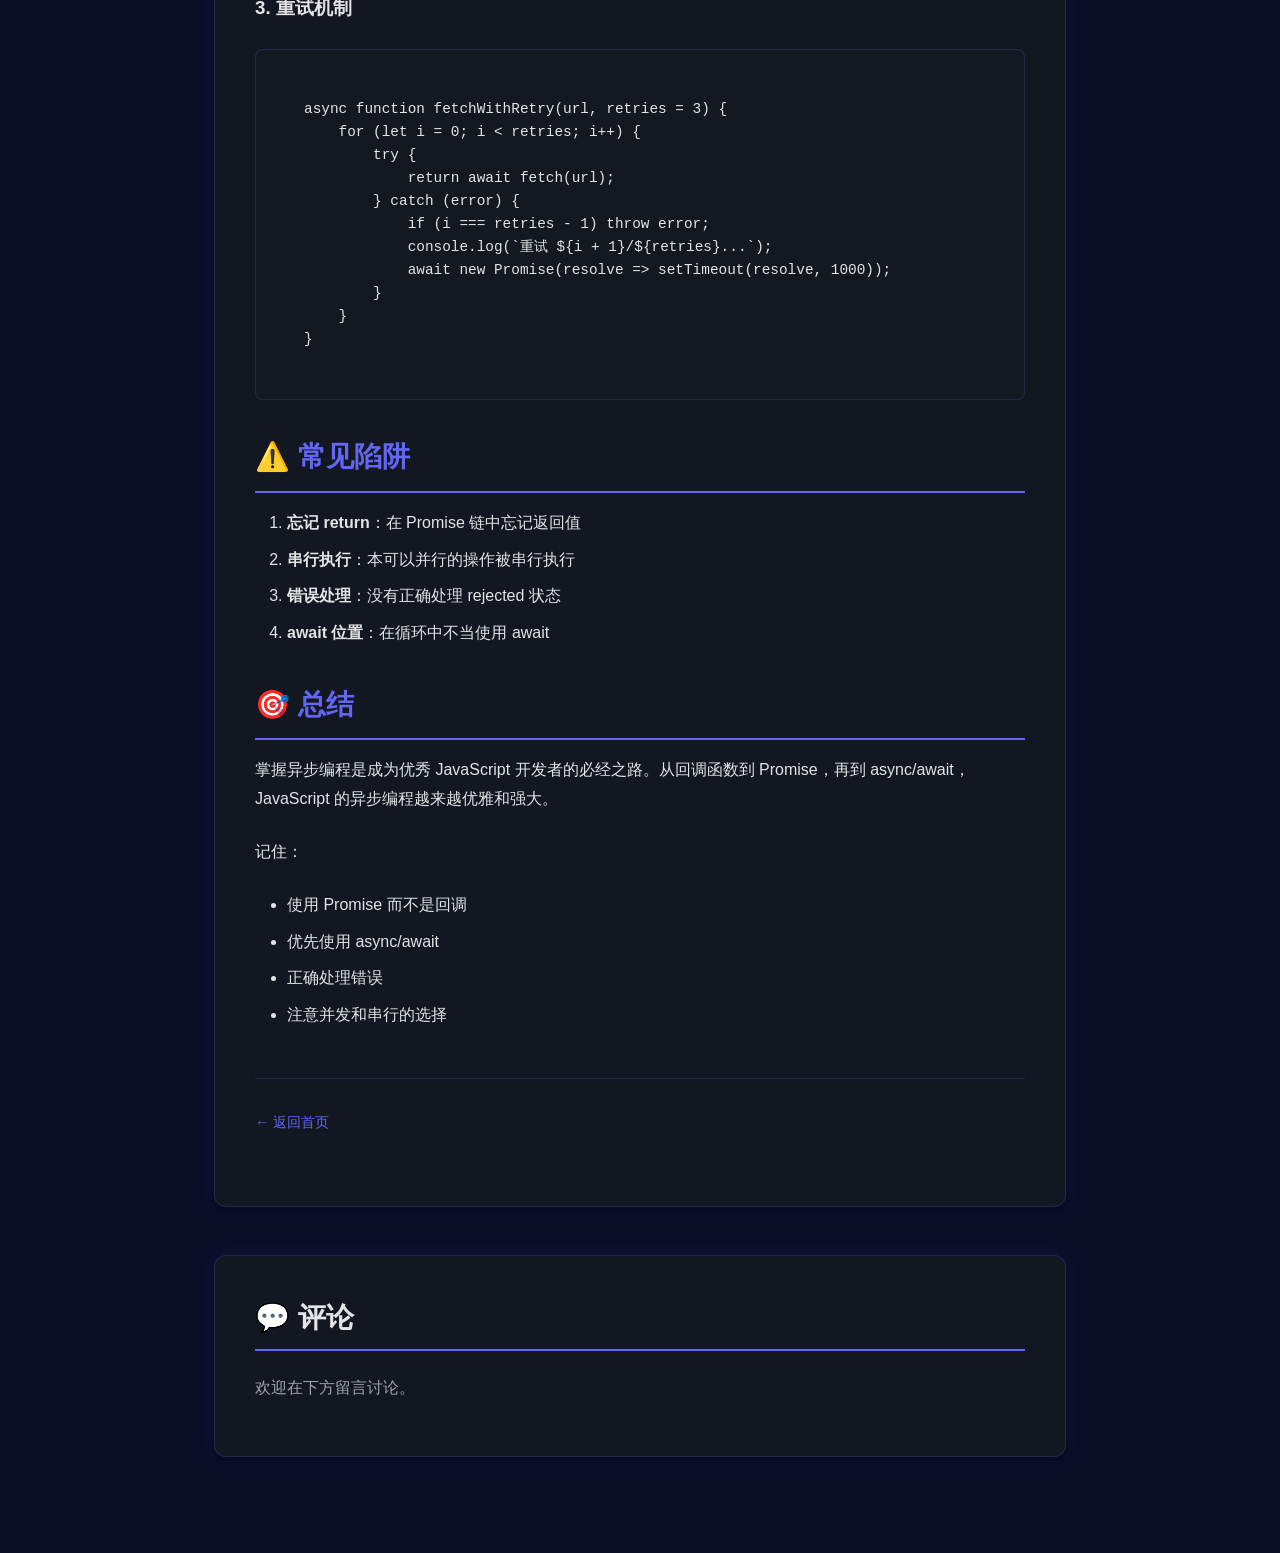
<file: posts/javascript-async.html>
<!DOCTYPE html>
<html lang="zh-CN">
<head>
    <meta charset="UTF-8">
    <meta name="viewport" content="width=device-width, initial-scale=1.0">
    <meta name="description" content="深入理解 JavaScript 异步编程">
    <meta name="keywords" content="JavaScript, 异步编程, Promise, async/await">
    <title>JavaScript 异步编程深入理解 - SongQ-Young 的博客</title>
    <link rel="stylesheet" href="../css/style.css">
</head>
<body>
    <nav class="navbar">
        <div class="nav-container">
            <a href="../index.html" class="nav-brand">SongQ-Young</a>
            <ul class="nav-menu">
                <li><a href="../index.html" class="nav-link">首页</a></li>
                <li><a href="../projects.html" class="nav-link">项目</a></li>
                <li><a href="../archive.html" class="nav-link">归档</a></li>
                <li><a href="../about.html" class="nav-link">关于</a></li>
                <li><button id="theme-toggle" class="theme-toggle">🌙 深色</button></li>
            </ul>
            <button class="mobile-menu-btn">☰</button>
        </div>
    </nav>

    <div class="container" style="max-width: 900px;">
        <article class="section">
            <header style="text-align: center; padding: 2rem 0; border-bottom: 1px solid var(--border-color); margin-bottom: 2rem;">
                <h1 style="font-size: 2.5rem; margin-bottom: 1rem; color: var(--text-color);">JavaScript 异步编程深入理解</h1>
                <div style="color: var(--text-secondary); font-size: 0.95rem;">
                    <span>📅 发布于 2024-11-10</span>
                    <span style="margin: 0 1rem;">•</span>
                    <span>⏱️ 阅读时间 12 分钟</span>
                </div>
                <div class="tags" style="justify-content: center; margin-top: 1rem;">
                    <span class="tag">JavaScript</span>
                    <span class="tag">异步编程</span>
                    <span class="tag">前端</span>
                </div>
            </header>

            <div style="line-height: 1.8; color: var(--text-color);">
                <h2 style="margin-top: 2rem; margin-bottom: 1rem; color: var(--primary-color);">🎯 什么是异步编程？</h2>
                <p style="margin-bottom: 1.5rem;">
                    在 JavaScript 中，异步编程是处理耗时操作（如网络请求、文件读写、定时器）的重要方式。与同步编程不同，异步操作不会阻塞后续代码的执行。
                </p>

                <h2 style="margin-top: 2rem; margin-bottom: 1rem; color: var(--primary-color);">📚 从回调函数说起</h2>
                <p style="margin-bottom: 1rem;">最早的异步解决方案是回调函数：</p>
                <pre style="background: var(--card-bg); border: 1px solid var(--border-color); padding: 1.5rem; border-radius: 8px; overflow-x: auto; margin-bottom: 1.5rem;"><code>// 回调函数示例
function fetchData(callback) {
    setTimeout(() => {
        callback('数据加载完成');
    }, 1000);
}

fetchData((data) => {
    console.log(data); // 数据加载完成
});</code></pre>

                <p style="margin-bottom: 1.5rem;">
                    但回调函数存在"回调地狱"的问题：
                </p>
                <pre style="background: var(--card-bg); border: 1px solid var(--border-color); padding: 1.5rem; border-radius: 8px; overflow-x: auto; margin-bottom: 1.5rem;"><code>// 回调地狱示例
getData1((data1) => {
    getData2(data1, (data2) => {
        getData3(data2, (data3) => {
            // 嵌套太深，难以维护
            console.log(data3);
        });
    });
});</code></pre>

                <h2 style="margin-top: 2rem; margin-bottom: 1rem; color: var(--primary-color);">✨ Promise - 优雅的异步解决方案</h2>
                <p style="margin-bottom: 1rem;">Promise 是 ES6 引入的异步编程解决方案，它有三种状态：</p>
                <ul style="margin-bottom: 1.5rem; padding-left: 2rem;">
                    <li style="margin-bottom: 0.5rem;"><strong>Pending</strong>（进行中）</li>
                    <li style="margin-bottom: 0.5rem;"><strong>Fulfilled</strong>（已成功）</li>
                    <li style="margin-bottom: 0.5rem;"><strong>Rejected</strong>（已失败）</li>
                </ul>

                <h3 style="margin-top: 1.5rem; margin-bottom: 1rem;">基本用法</h3>
                <pre style="background: var(--card-bg); border: 1px solid var(--border-color); padding: 1.5rem; border-radius: 8px; overflow-x: auto; margin-bottom: 1.5rem;"><code>// 创建 Promise
const promise = new Promise((resolve, reject) => {
    setTimeout(() => {
        const success = true;
        if (success) {
            resolve('操作成功！');
        } else {
            reject('操作失败！');
        }
    }, 1000);
});

// 使用 Promise
promise
    .then(result => {
        console.log(result); // 操作成功！
    })
    .catch(error => {
        console.error(error);
    });</code></pre>

                <h3 style="margin-top: 1.5rem; margin-bottom: 1rem;">Promise 链式调用</h3>
                <pre style="background: var(--card-bg); border: 1px solid var(--border-color); padding: 1.5rem; border-radius: 8px; overflow-x: auto; margin-bottom: 1.5rem;"><code>// Promise 链
fetch('/api/user')
    .then(response => response.json())
    .then(user => fetch(`/api/posts/${user.id}`))
    .then(response => response.json())
    .then(posts => {
        console.log('用户的文章：', posts);
    })
    .catch(error => {
        console.error('发生错误：', error);
    });</code></pre>

                <h3 style="margin-top: 1.5rem; margin-bottom: 1rem;">Promise 常用方法</h3>
                <pre style="background: var(--card-bg); border: 1px solid var(--border-color); padding: 1.5rem; border-radius: 8px; overflow-x: auto; margin-bottom: 1.5rem;"><code>// Promise.all - 等待所有 Promise 完成
Promise.all([promise1, promise2, promise3])
    .then(results => {
        console.log('所有请求完成：', results);
    });

// Promise.race - 返回最快完成的 Promise
Promise.race([promise1, promise2])
    .then(result => {
        console.log('最快的结果：', result);
    });

// Promise.allSettled - 等待所有 Promise 完成（无论成功或失败）
Promise.allSettled([promise1, promise2])
    .then(results => {
        results.forEach(result => {
            console.log(result.status); // 'fulfilled' 或 'rejected'
        });
    });</code></pre>

                <h2 style="margin-top: 2rem; margin-bottom: 1rem; color: var(--primary-color);">🚀 Async/Await - 终极异步方案</h2>
                <p style="margin-bottom: 1.5rem;">
                    ES2017 引入的 async/await 让异步代码看起来像同步代码，极大提高了可读性。
                </p>

                <h3 style="margin-top: 1.5rem; margin-bottom: 1rem;">基本语法</h3>
                <pre style="background: var(--card-bg); border: 1px solid var(--border-color); padding: 1.5rem; border-radius: 8px; overflow-x: auto; margin-bottom: 1.5rem;"><code>// async 函数
async function fetchUserData() {
    try {
        const response = await fetch('/api/user');
        const user = await response.json();

        const postsResponse = await fetch(`/api/posts/${user.id}`);
        const posts = await postsResponse.json();

        return { user, posts };
    } catch (error) {
        console.error('错误：', error);
        throw error;
    }
}

// 调用 async 函数
fetchUserData()
    .then(data => console.log(data))
    .catch(error => console.error(error));</code></pre>

                <h3 style="margin-top: 1.5rem; margin-bottom: 1rem;">并发执行</h3>
                <pre style="background: var(--card-bg); border: 1px solid var(--border-color); padding: 1.5rem; border-radius: 8px; overflow-x: auto; margin-bottom: 1.5rem;"><code>// 错误示例：串行执行（慢）
async function fetchDataSlow() {
    const user = await fetchUser();      // 等待 1 秒
    const posts = await fetchPosts();    // 等待 1 秒
    // 总共 2 秒
}

// 正确示例：并行执行（快）
async function fetchDataFast() {
    const [user, posts] = await Promise.all([
        fetchUser(),   // 同时开始
        fetchPosts()   // 同时开始
    ]);
    // 总共 1 秒
}</code></pre>

                <h2 style="margin-top: 2rem; margin-bottom: 1rem; color: var(--primary-color);">💡 实战技巧</h2>

                <h3 style="margin-top: 1.5rem; margin-bottom: 1rem;">1. 错误处理</h3>
                <pre style="background: var(--card-bg); border: 1px solid var(--border-color); padding: 1.5rem; border-radius: 8px; overflow-x: auto; margin-bottom: 1.5rem;"><code>async function robustFetch(url) {
    try {
        const response = await fetch(url);

        if (!response.ok) {
            throw new Error(`HTTP error! status: ${response.status}`);
        }

        return await response.json();
    } catch (error) {
        console.error('请求失败：', error.message);
        // 返回默认值或重新抛出错误
        return null;
    }
}</code></pre>

                <h3 style="margin-top: 1.5rem; margin-bottom: 1rem;">2. 超时控制</h3>
                <pre style="background: var(--card-bg); border: 1px solid var(--border-color); padding: 1.5rem; border-radius: 8px; overflow-x: auto; margin-bottom: 1.5rem;"><code>function fetchWithTimeout(url, timeout = 5000) {
    return Promise.race([
        fetch(url),
        new Promise((_, reject) =>
            setTimeout(() => reject(new Error('请求超时')), timeout)
        )
    ]);
}</code></pre>

                <h3 style="margin-top: 1.5rem; margin-bottom: 1rem;">3. 重试机制</h3>
                <pre style="background: var(--card-bg); border: 1px solid var(--border-color); padding: 1.5rem; border-radius: 8px; overflow-x: auto; margin-bottom: 1.5rem;"><code>async function fetchWithRetry(url, retries = 3) {
    for (let i = 0; i < retries; i++) {
        try {
            return await fetch(url);
        } catch (error) {
            if (i === retries - 1) throw error;
            console.log(`重试 ${i + 1}/${retries}...`);
            await new Promise(resolve => setTimeout(resolve, 1000));
        }
    }
}</code></pre>

                <h2 style="margin-top: 2rem; margin-bottom: 1rem; color: var(--primary-color);">⚠️ 常见陷阱</h2>
                <ol style="margin-bottom: 1.5rem; padding-left: 2rem;">
                    <li style="margin-bottom: 0.5rem;"><strong>忘记 return</strong>：在 Promise 链中忘记返回值</li>
                    <li style="margin-bottom: 0.5rem;"><strong>串行执行</strong>：本可以并行的操作被串行执行</li>
                    <li style="margin-bottom: 0.5rem;"><strong>错误处理</strong>：没有正确处理 rejected 状态</li>
                    <li style="margin-bottom: 0.5rem;"><strong>await 位置</strong>：在循环中不当使用 await</li>
                </ol>

                <h2 style="margin-top: 2rem; margin-bottom: 1rem; color: var(--primary-color);">🎯 总结</h2>
                <p style="margin-bottom: 1.5rem;">
                    掌握异步编程是成为优秀 JavaScript 开发者的必经之路。从回调函数到 Promise，再到 async/await，JavaScript 的异步编程越来越优雅和强大。
                </p>
                <p style="margin-bottom: 1.5rem;">
                    记住：
                </p>
                <ul style="margin-bottom: 1.5rem; padding-left: 2rem;">
                    <li style="margin-bottom: 0.5rem;">使用 Promise 而不是回调</li>
                    <li style="margin-bottom: 0.5rem;">优先使用 async/await</li>
                    <li style="margin-bottom: 0.5rem;">正确处理错误</li>
                    <li style="margin-bottom: 0.5rem;">注意并发和串行的选择</li>
                </ul>
            </div>

            <footer style="margin-top: 3rem; padding-top: 2rem; border-top: 1px solid var(--border-color);">
                <div style="display: flex; justify-content: space-between; align-items: center; flex-wrap: wrap; gap: 1rem;">
                    <a href="../index.html" style="color: var(--primary-color); text-decoration: none;">← 返回首页</a>
                </div>
            </footer>
        </article>

        <section class="section comments-section">
            <h2>💬 评论</h2>
            <p style="color: var(--text-secondary); margin-bottom: 1rem;">欢迎在下方留言讨论。</p>
            <script src="https://giscus.app/client.js"
                    data-repo="SongQ-Young/SongQ-Young.github.io"
                    data-repo-id="R_kgDOPvLCHw"
                    data-category="Announcements"
                    data-category-id="DIC_kwDOPvLCH84Cxv3b"
                    data-mapping="pathname"
                    data-strict="0"
                    data-reactions-enabled="1"
                    data-emit-metadata="0"
                    data-input-position="top"
                    data-theme="preferred_color_scheme"
                    data-lang="zh-CN"
                    crossorigin="anonymous"
                    async>
            </script>
        </section>
    </div>

    <button id="back-to-top" class="back-to-top">↑</button>
    <script src="../js/main.js"></script>
</body>
</html>
</file>
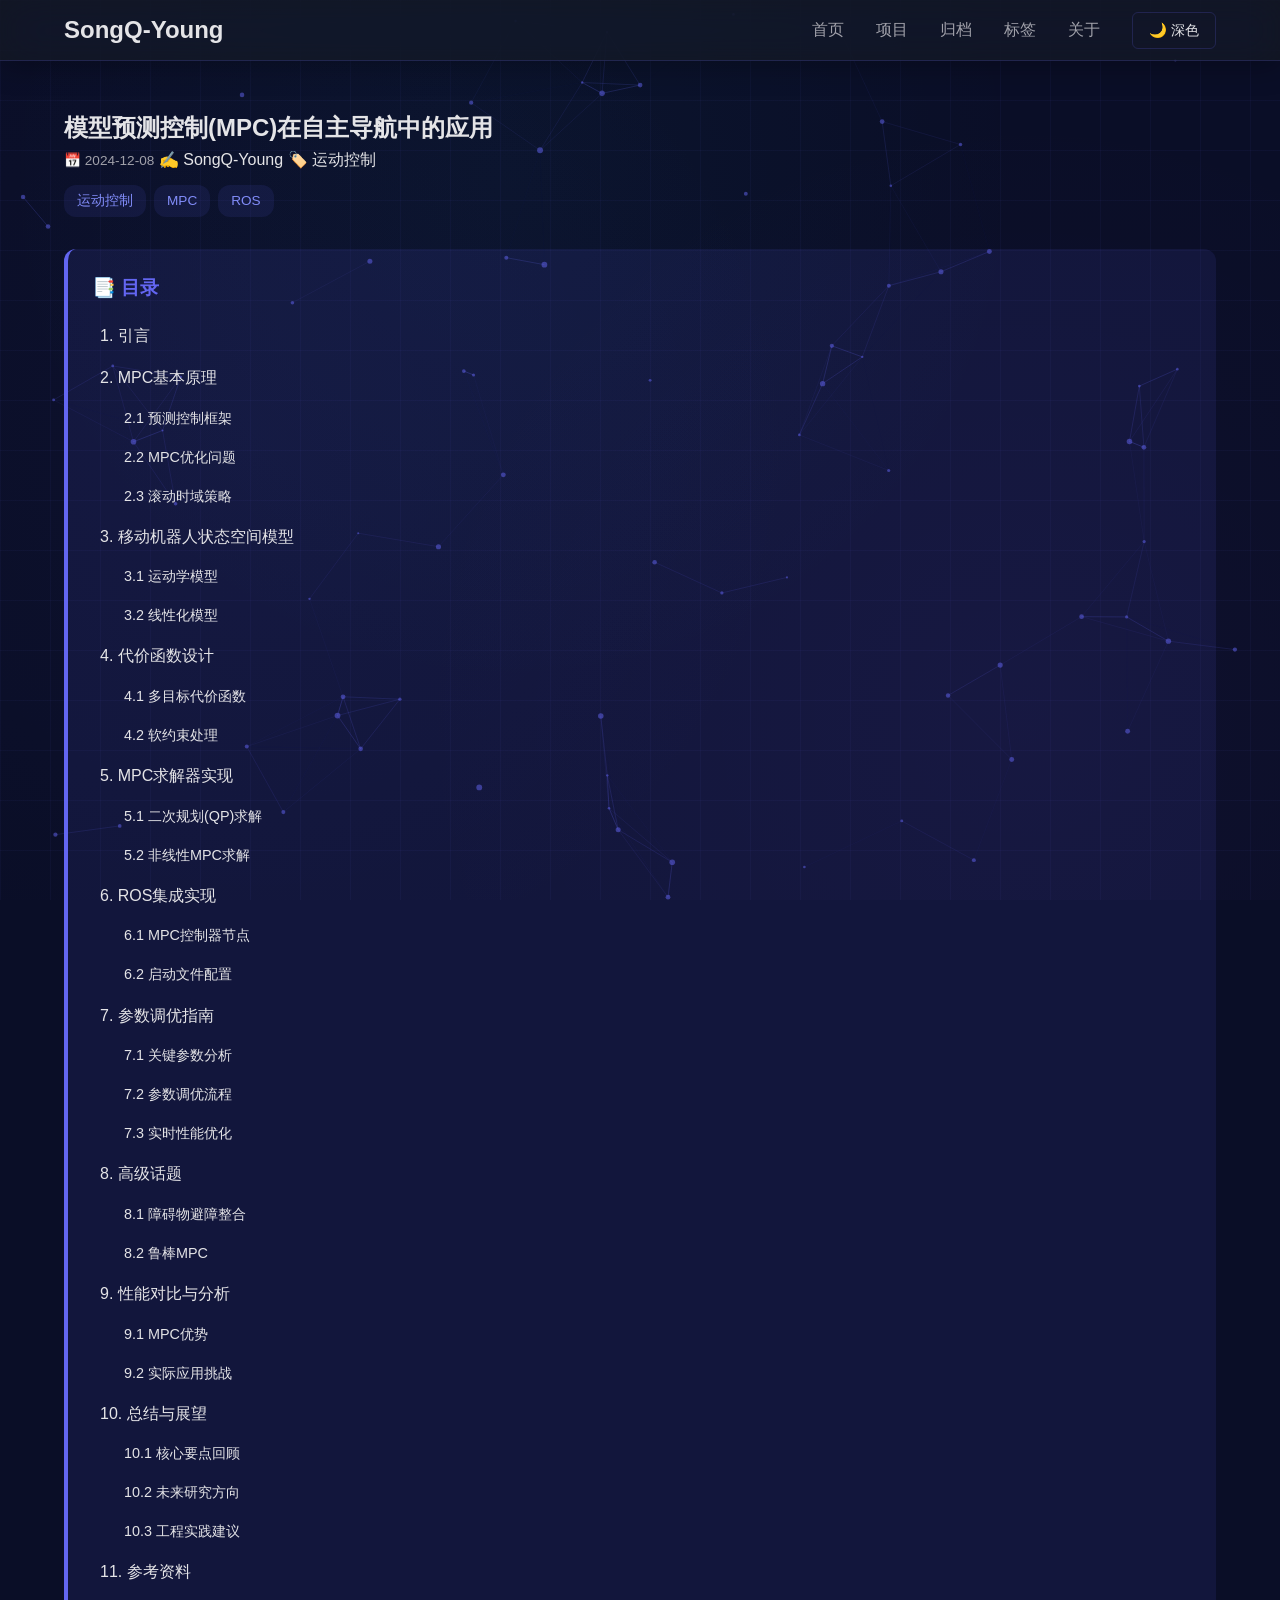
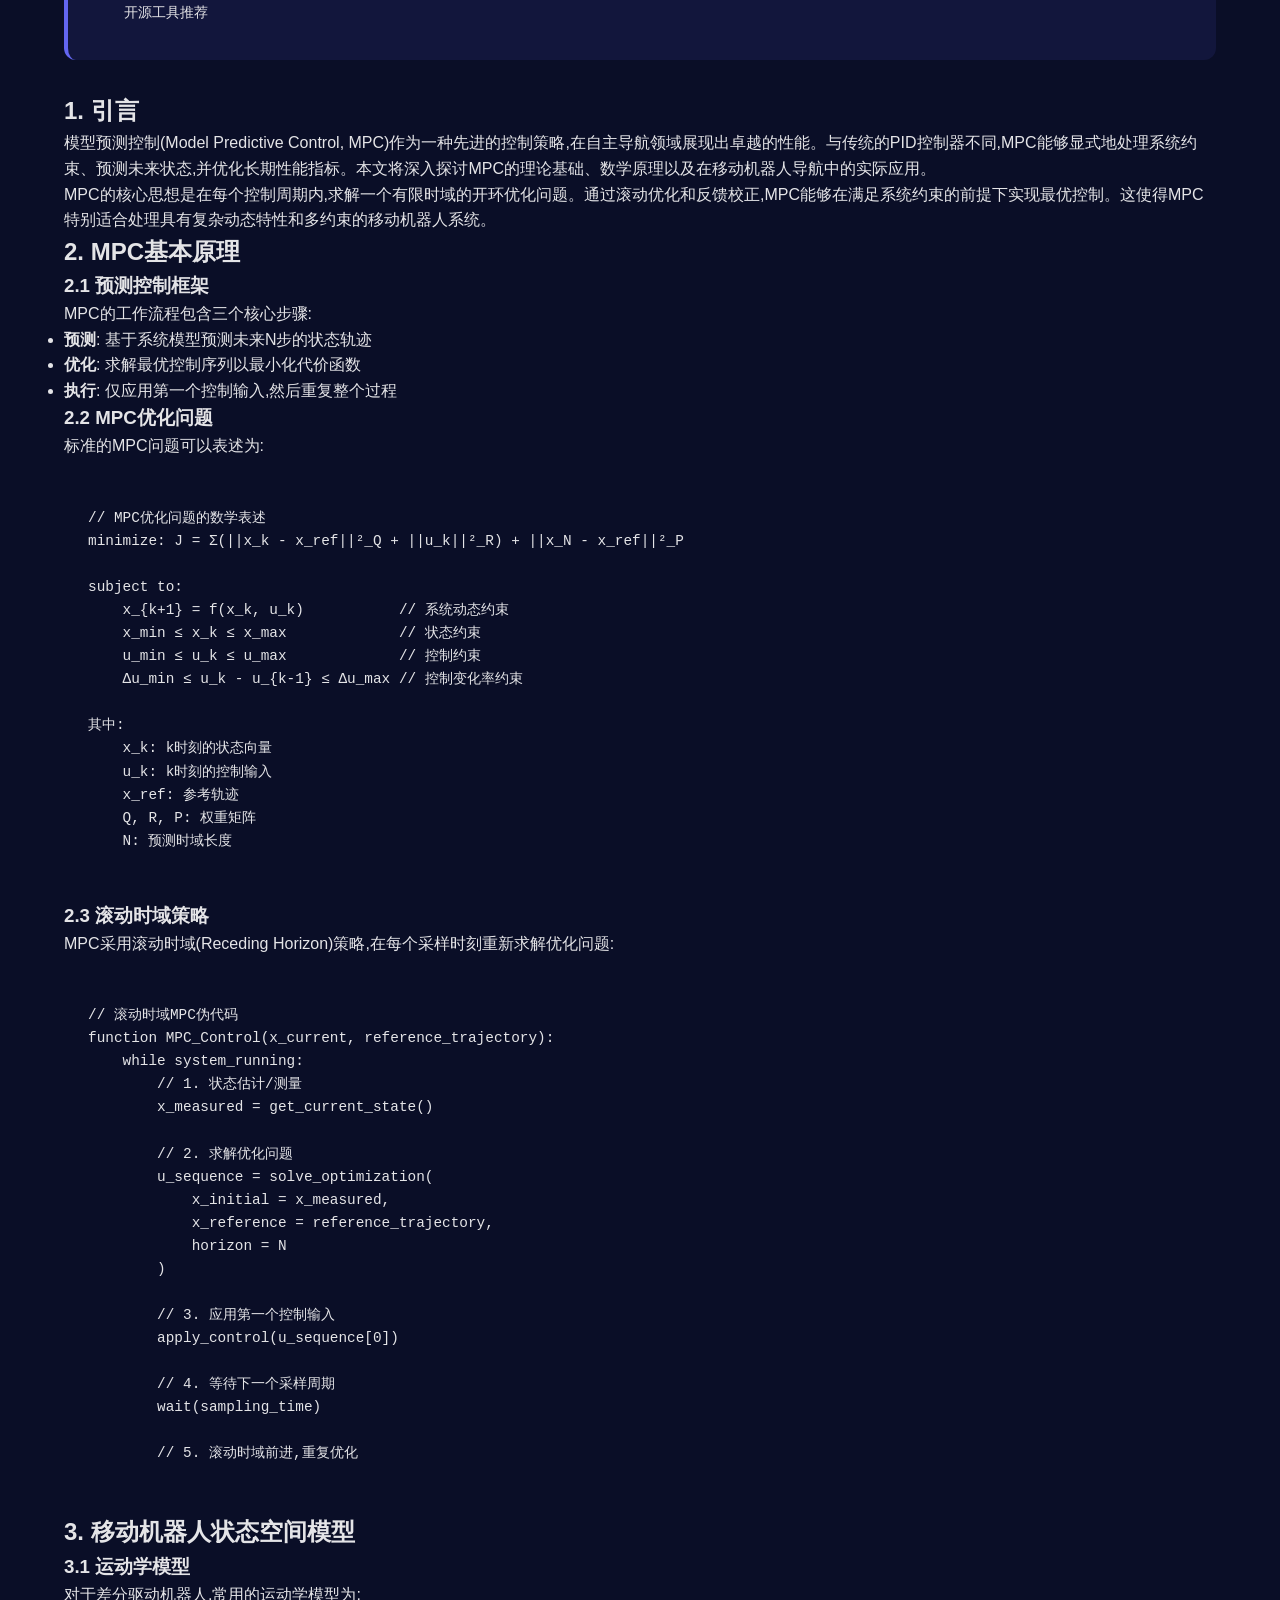
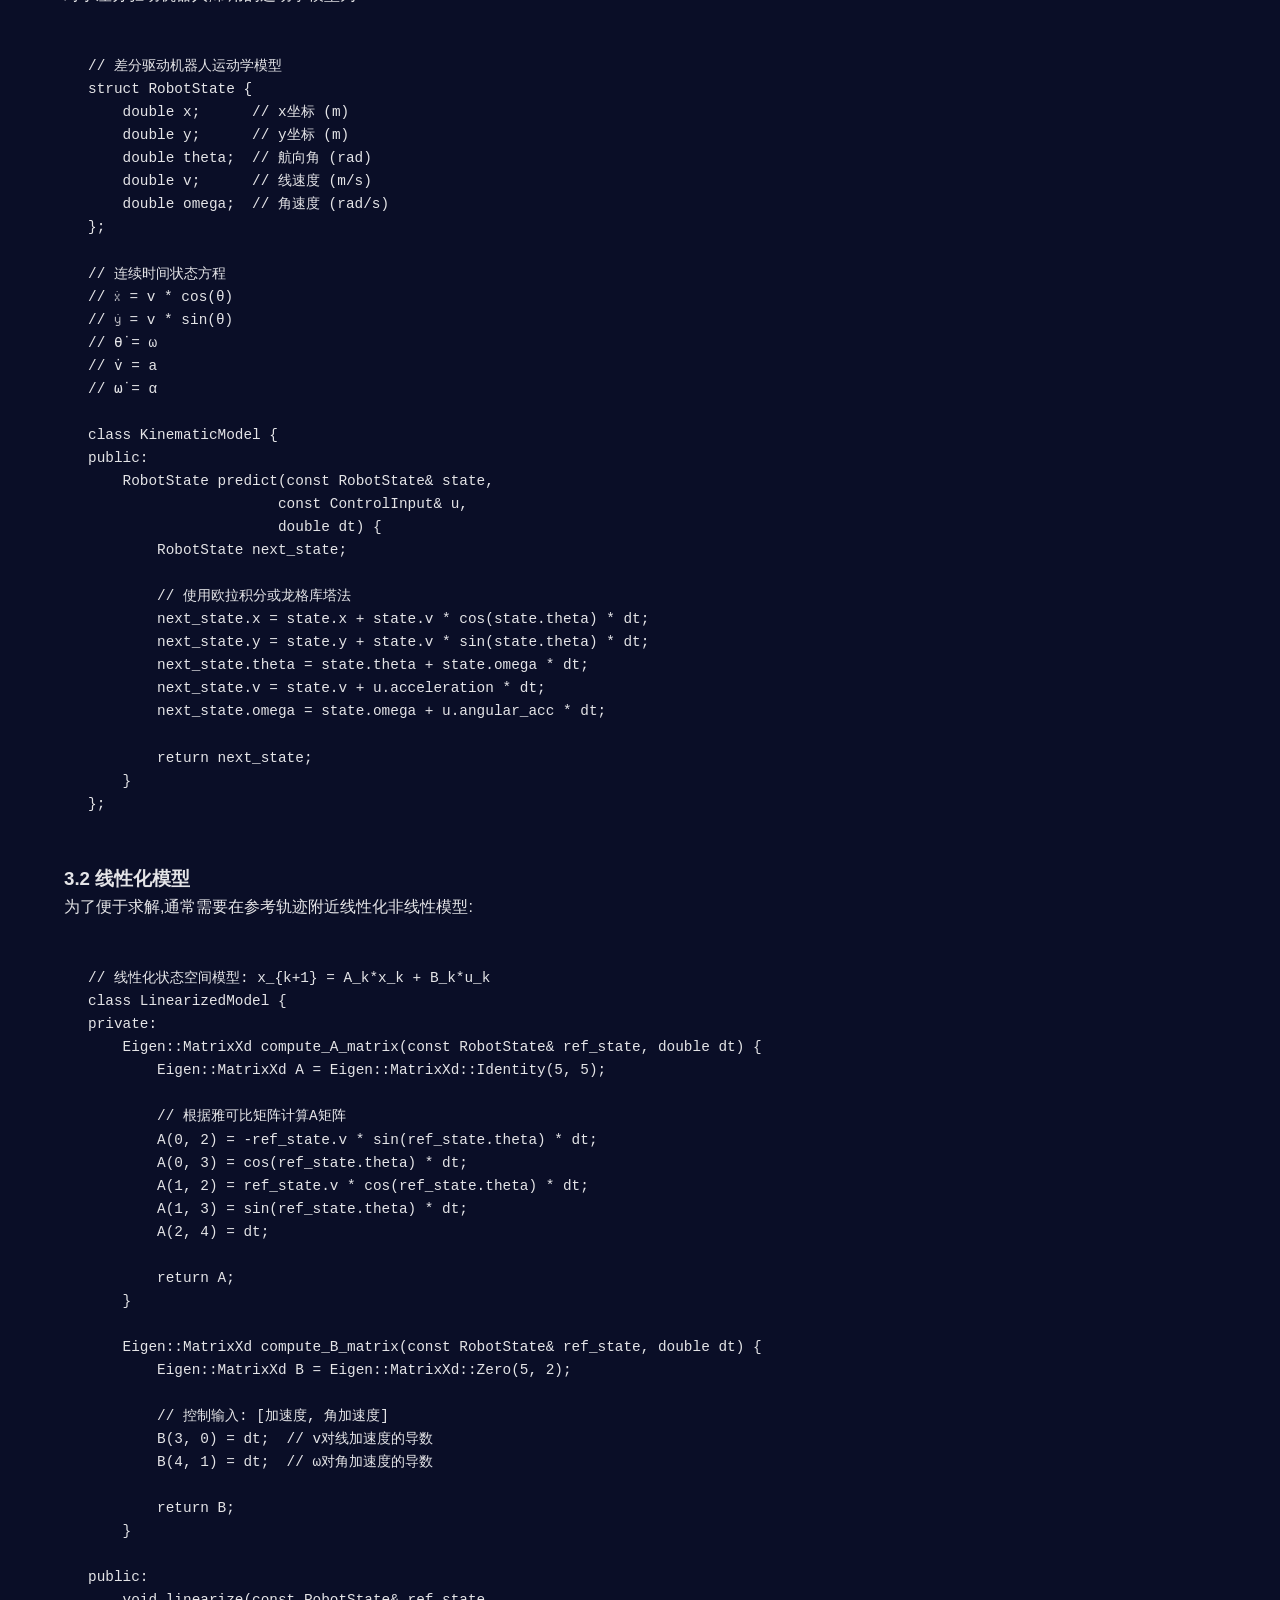
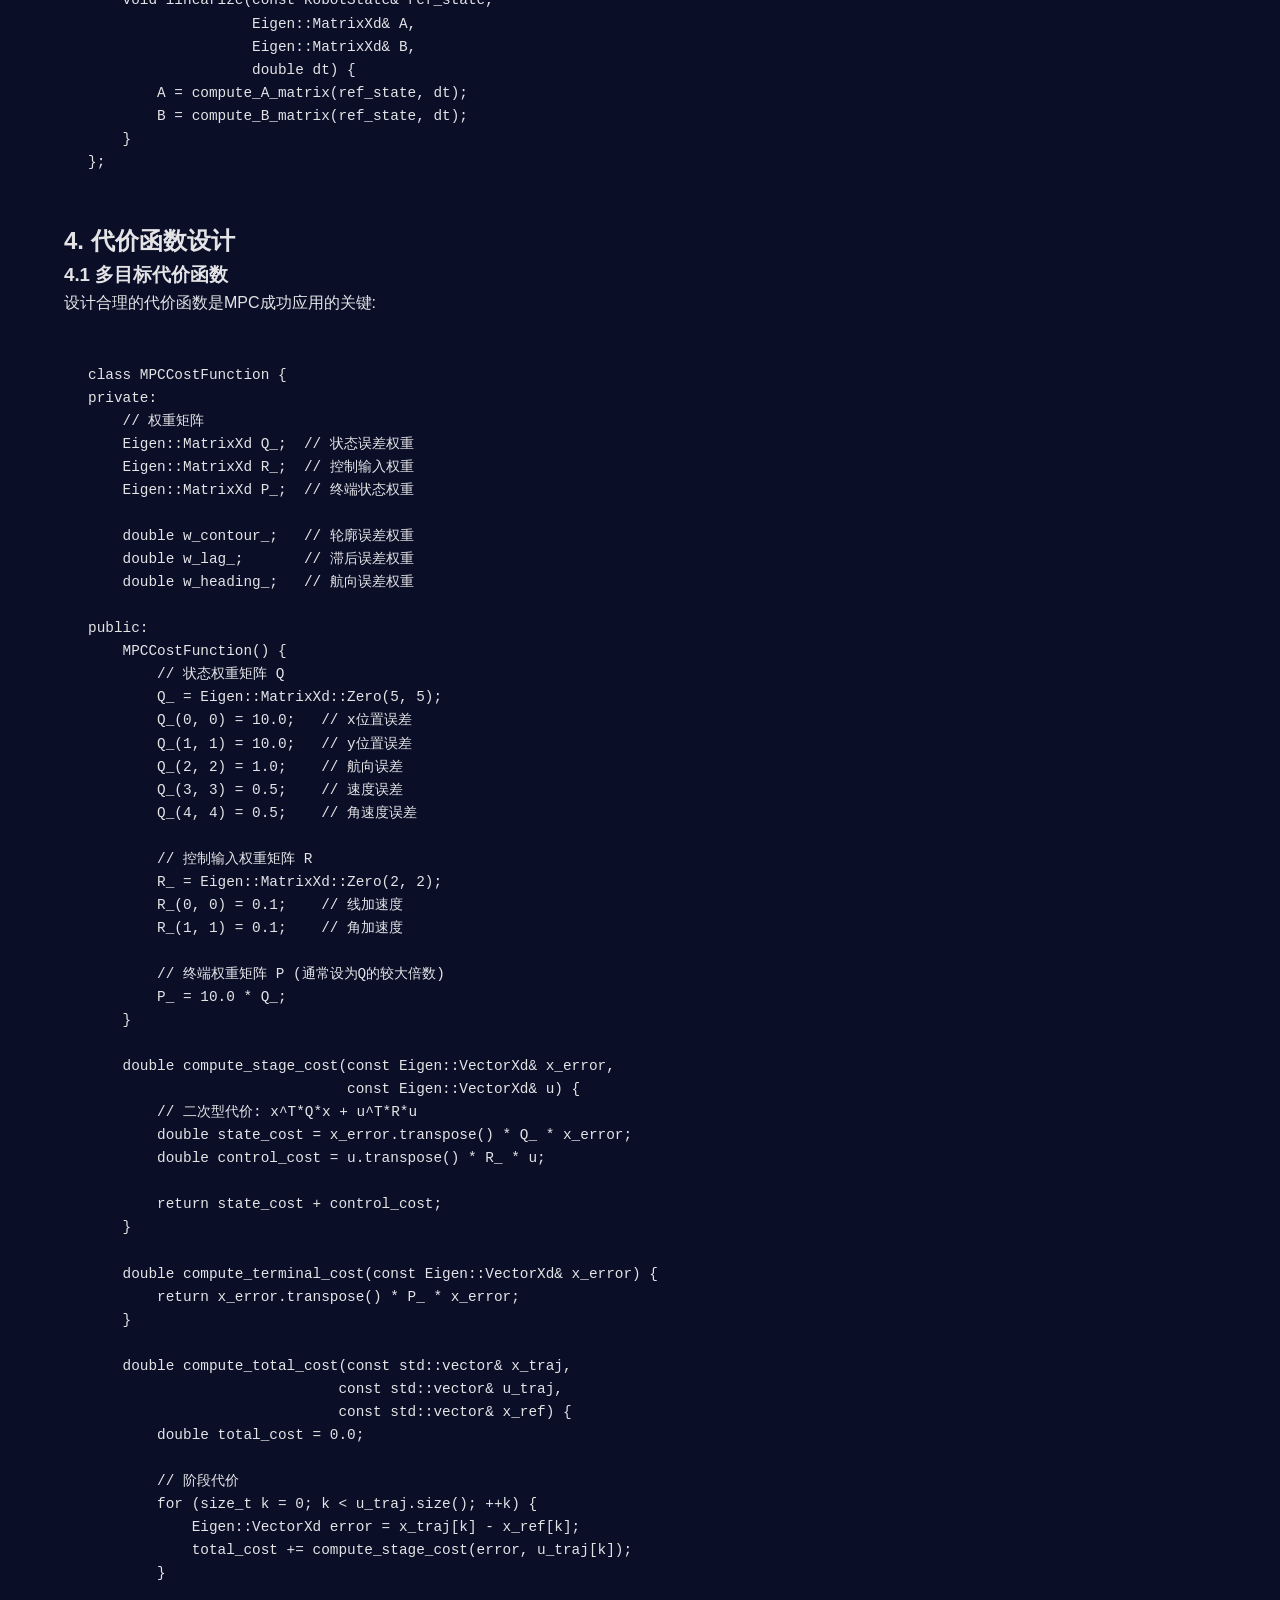
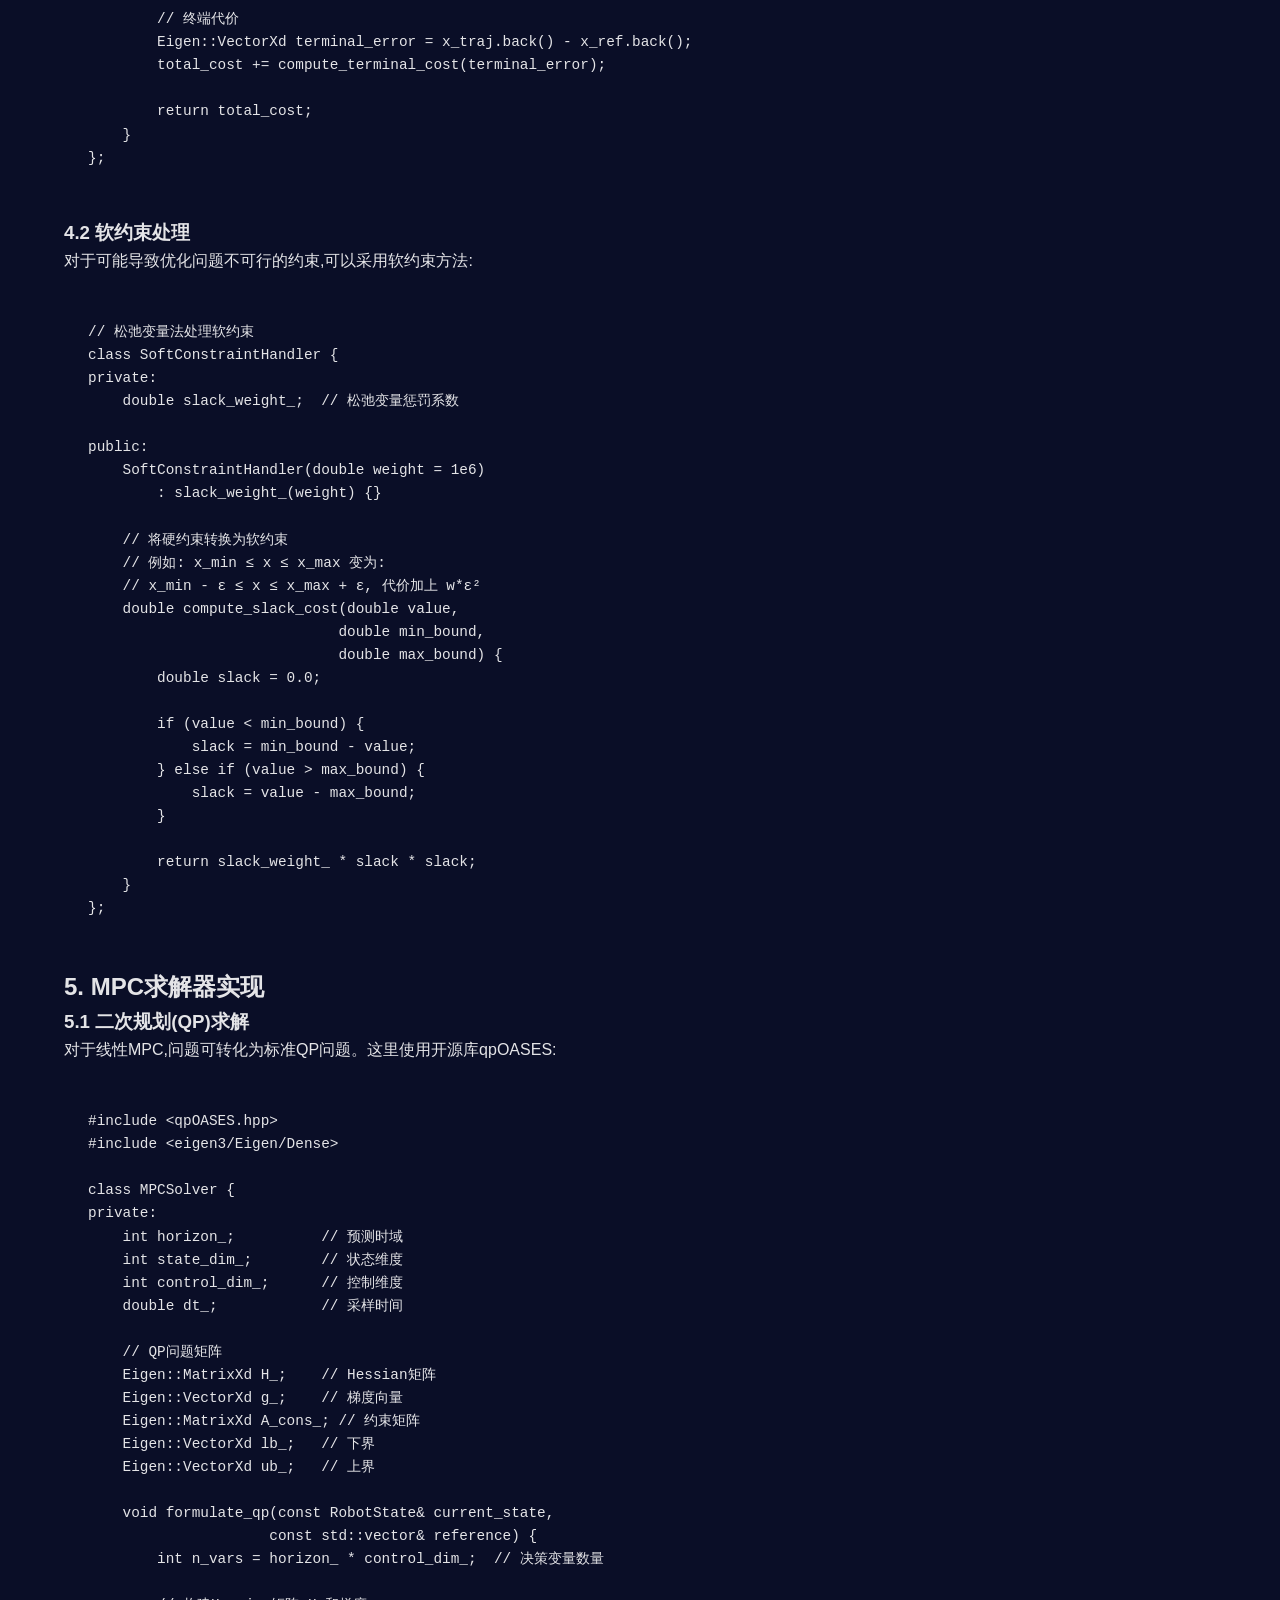
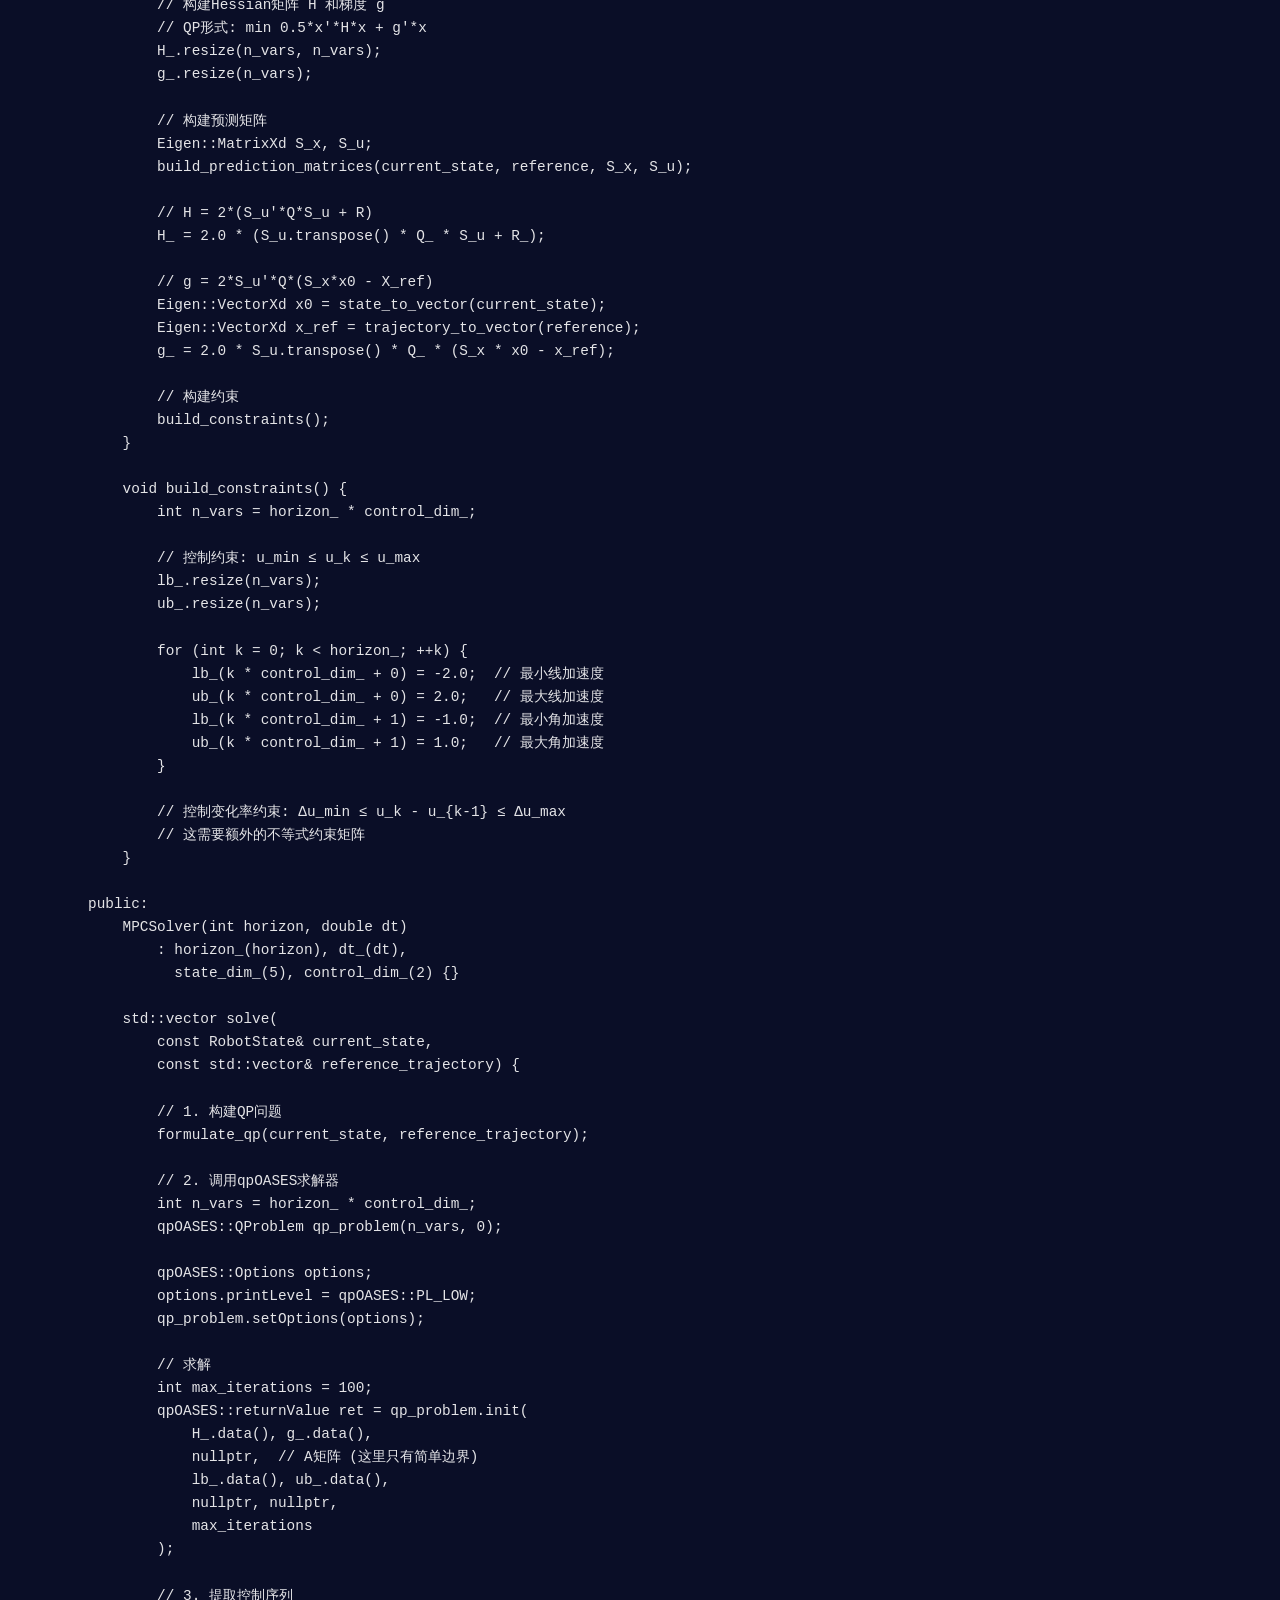
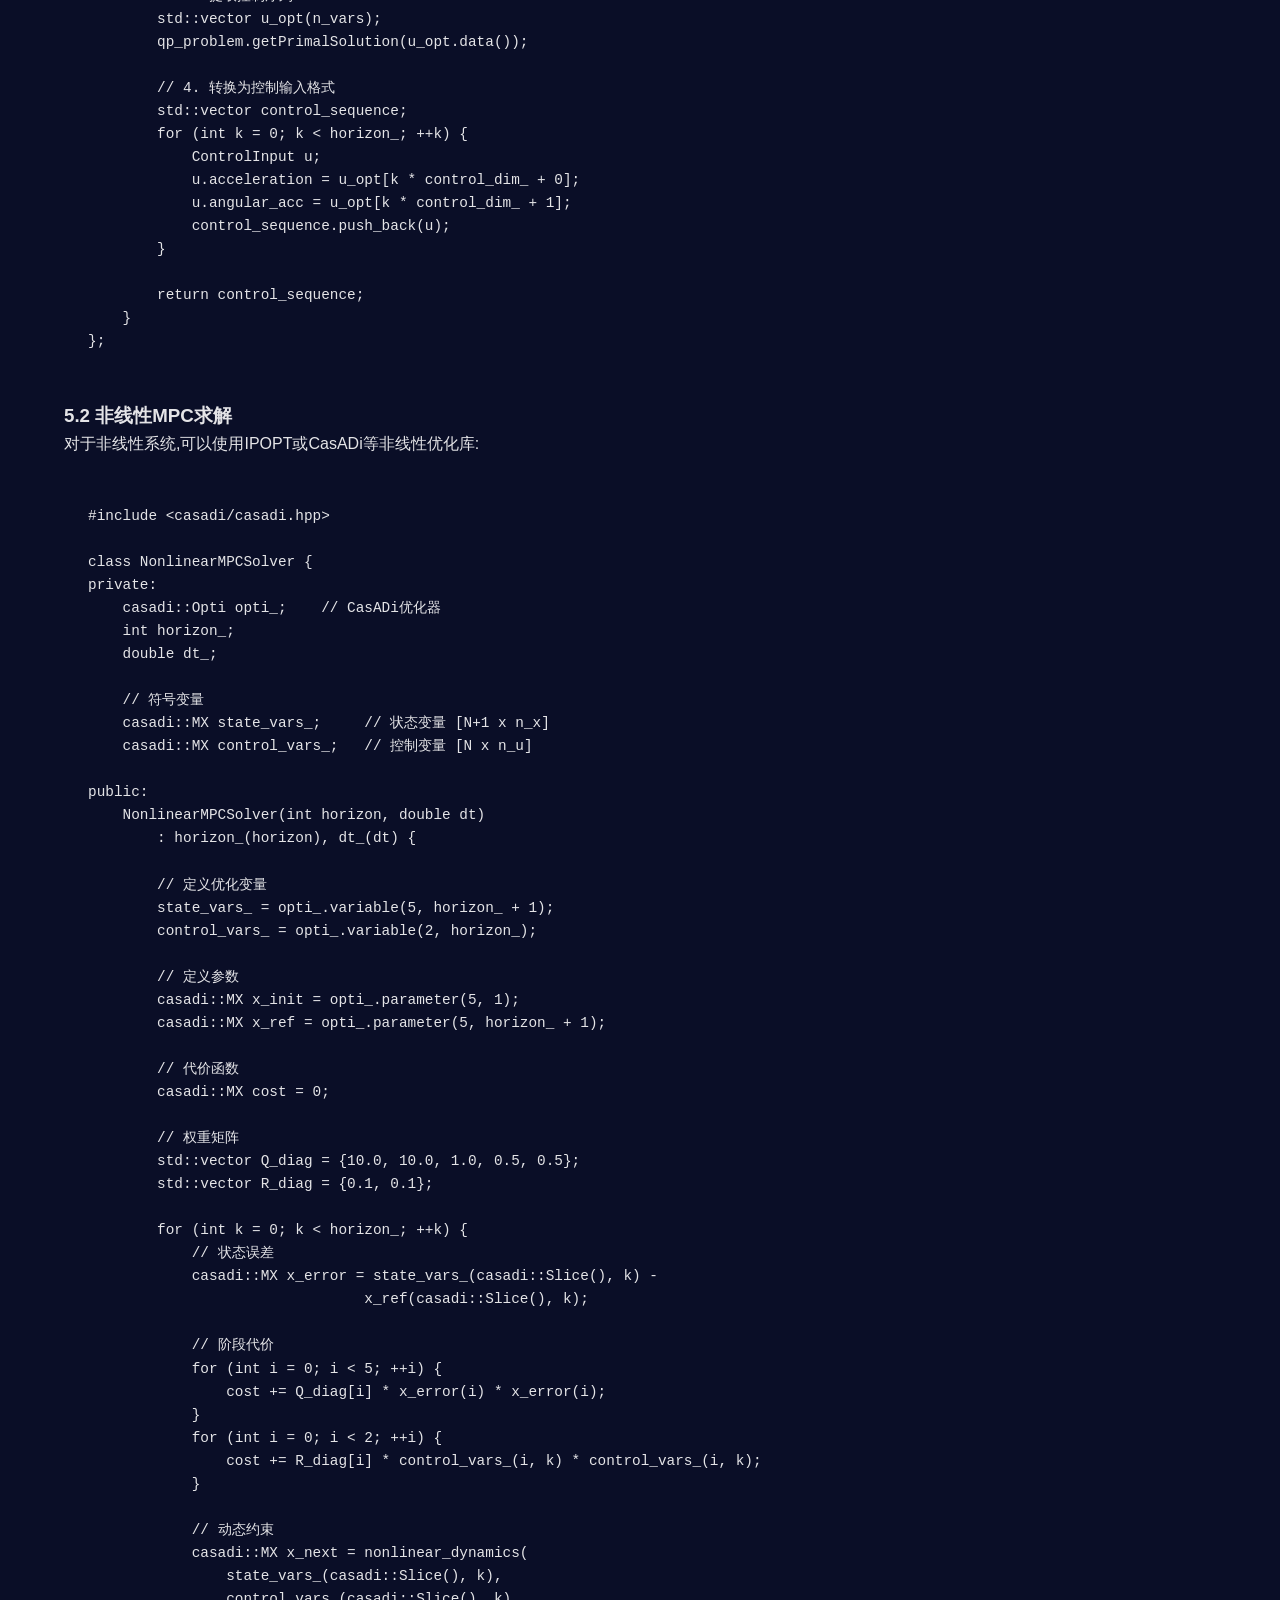
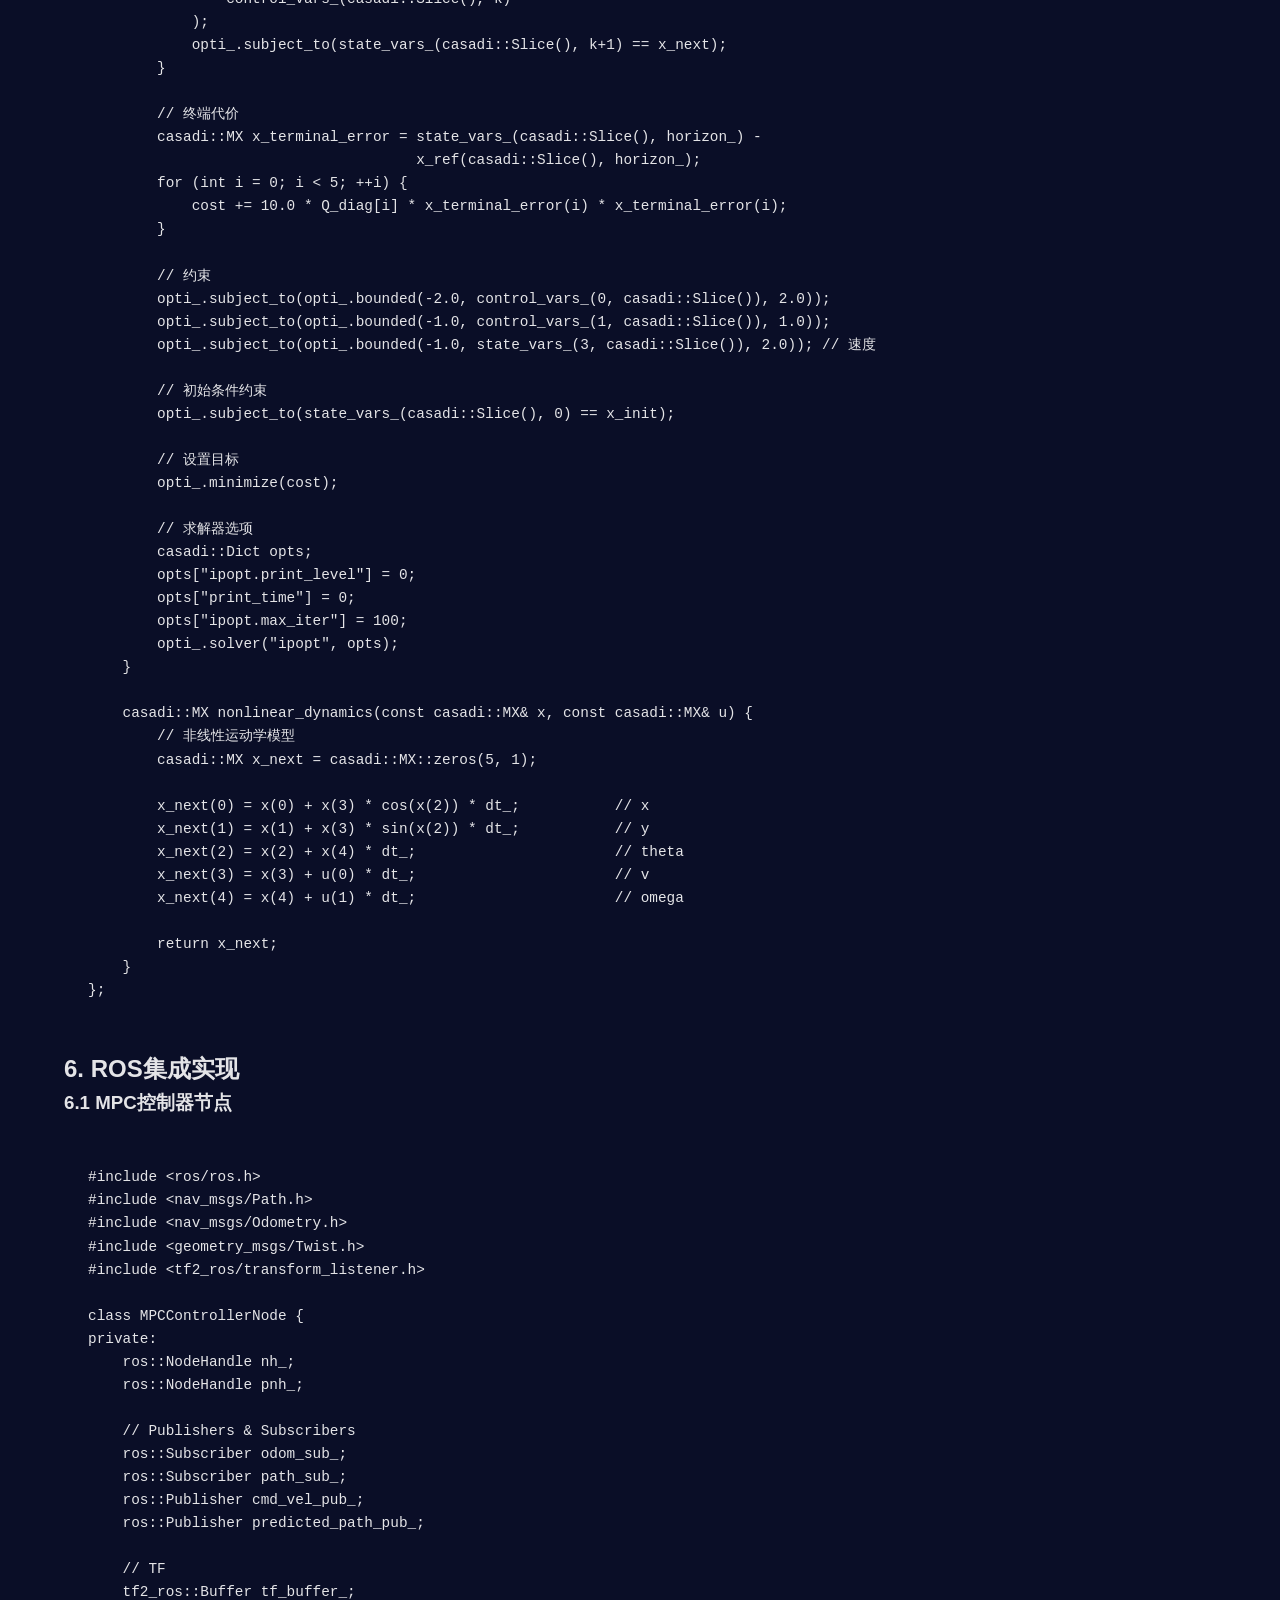
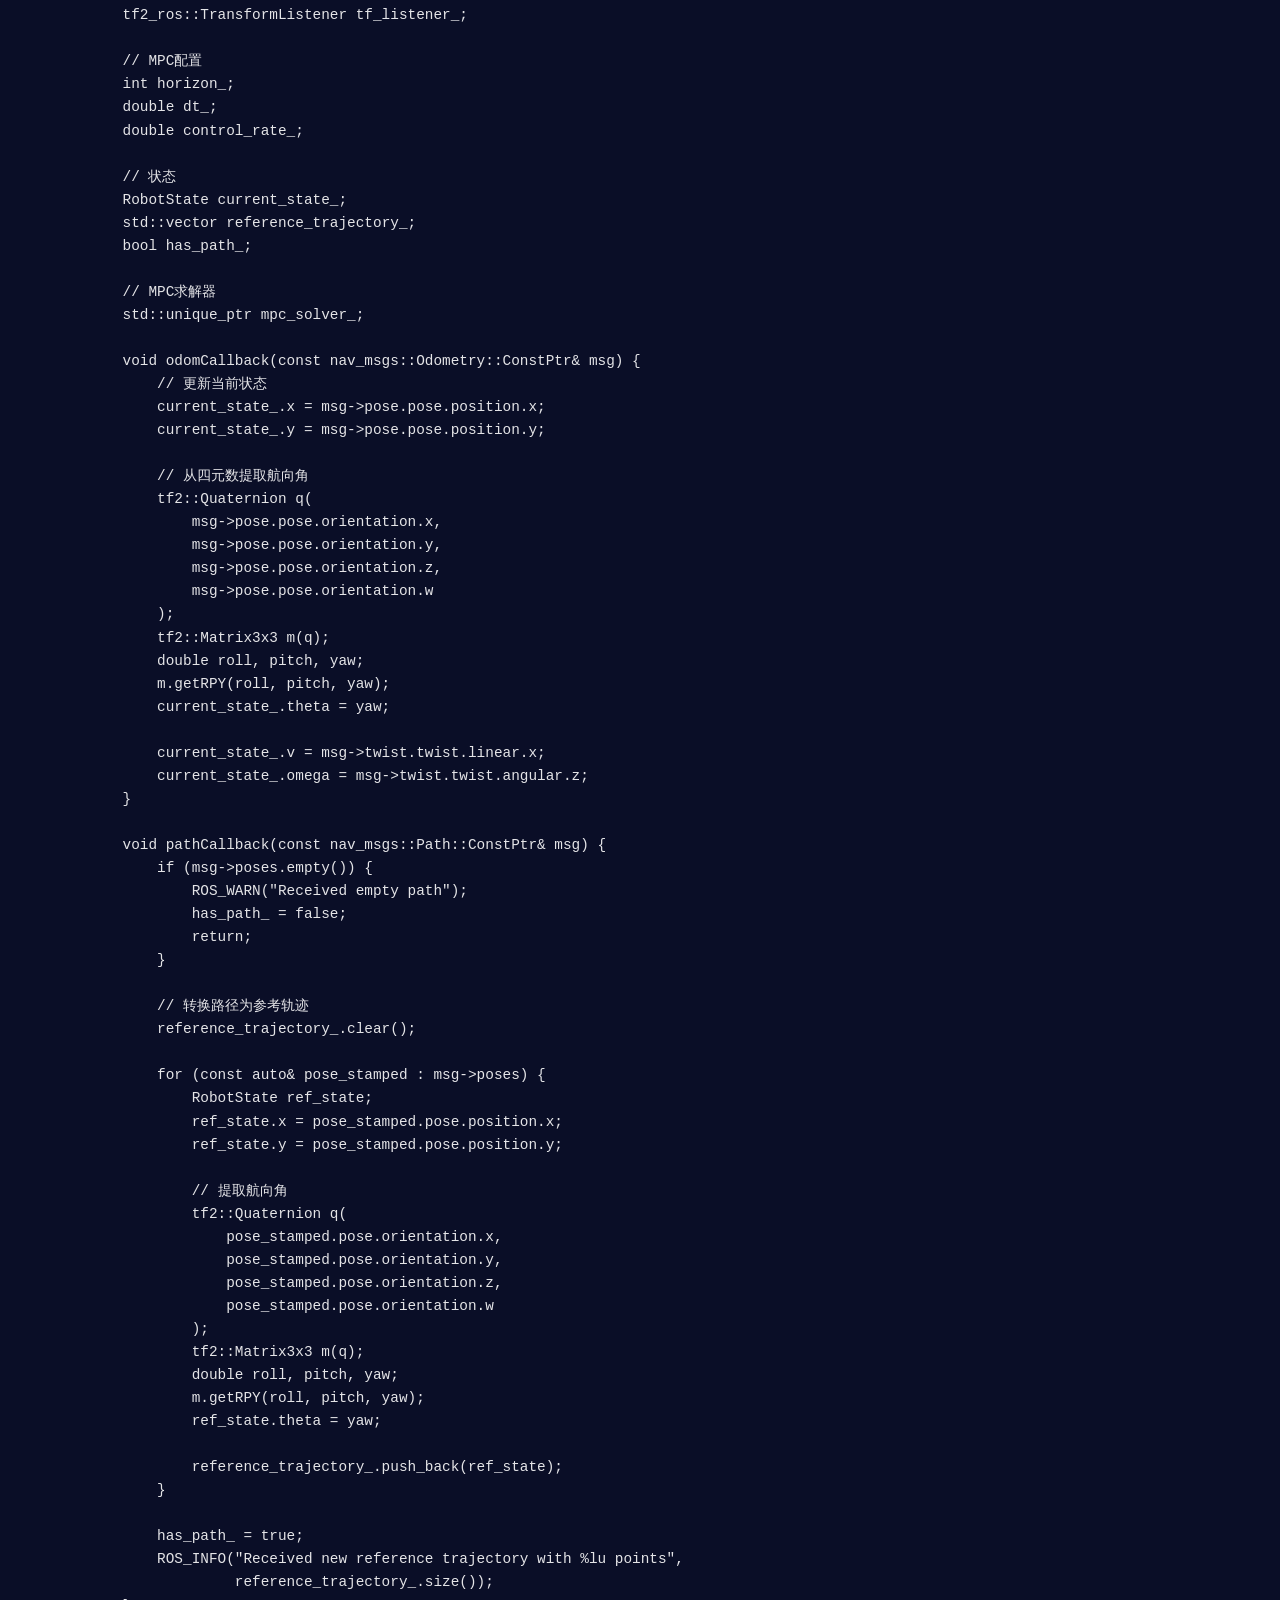
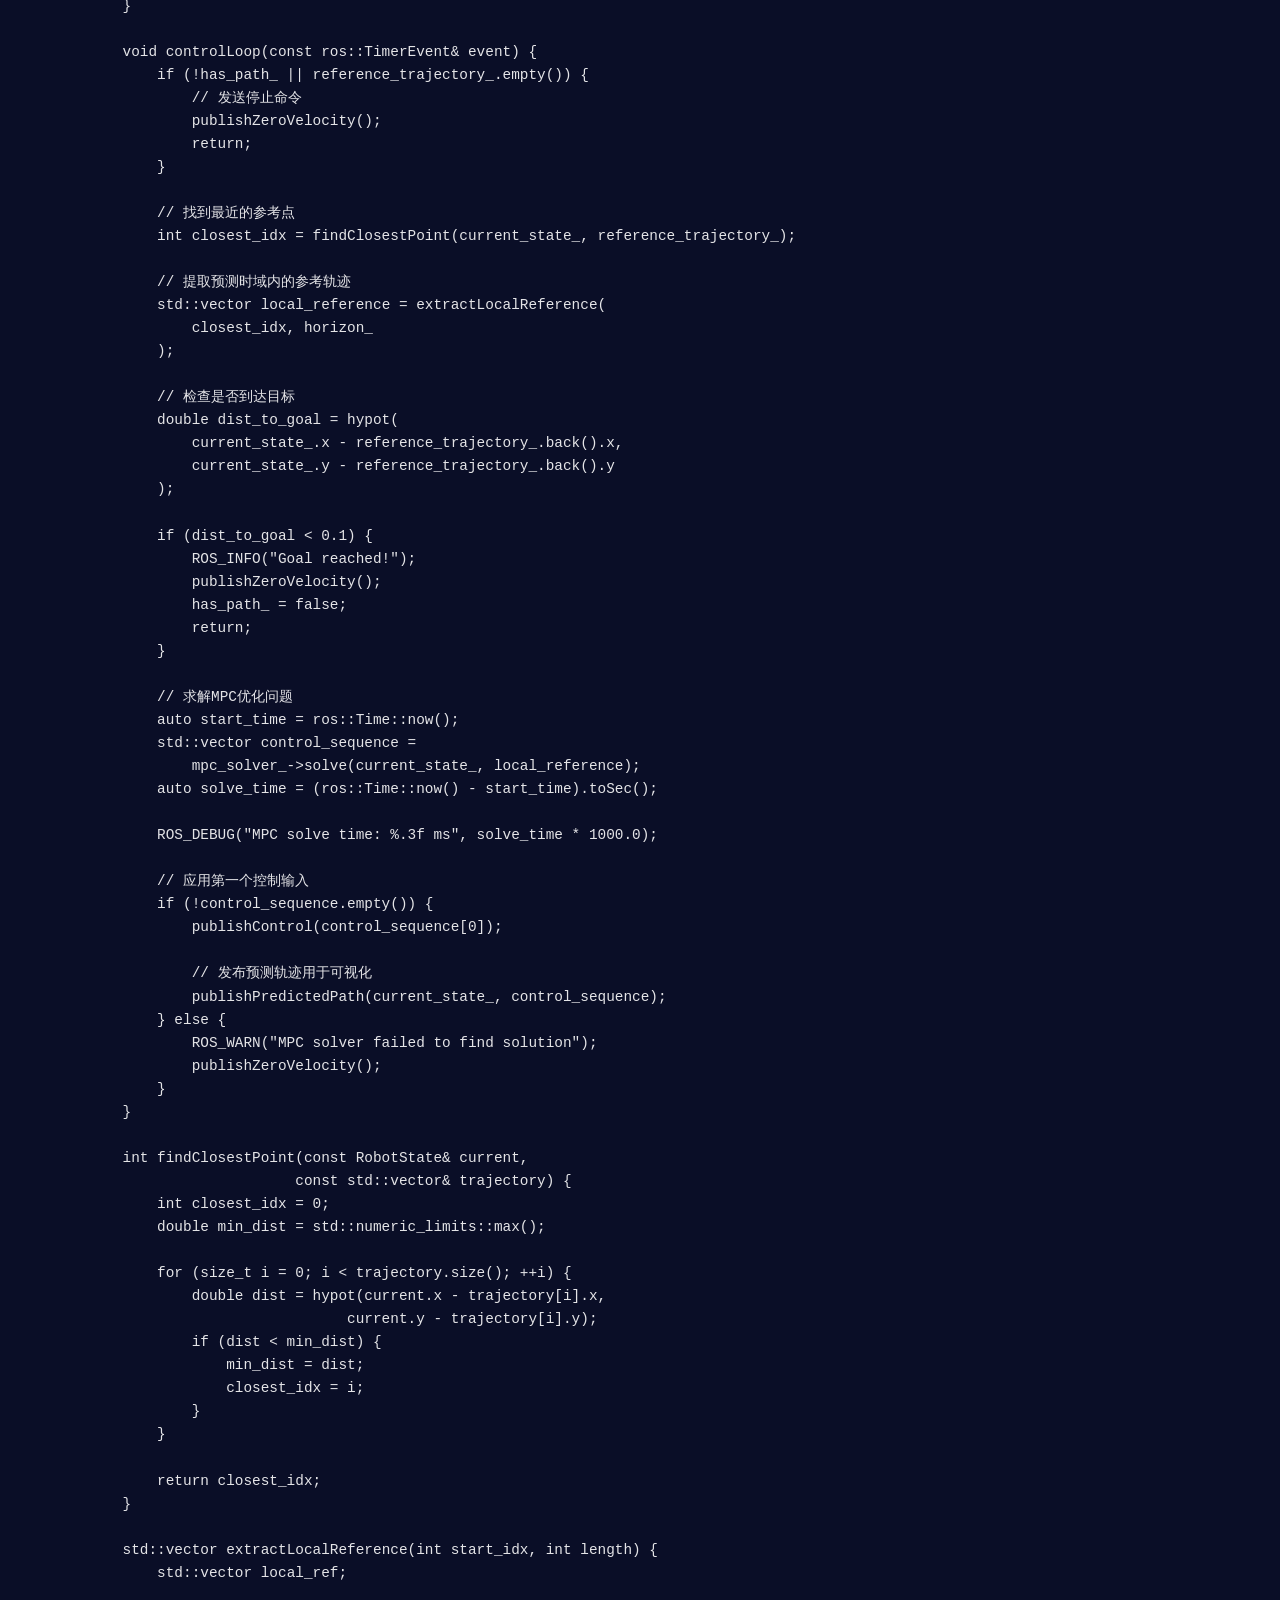
<file: posts/mpc-controller.html>
<!DOCTYPE html>
<html lang="zh-CN">
<head>
    <meta charset="UTF-8">
    <meta name="viewport" content="width=device-width, initial-scale=1.0">
    <meta name="description" content="深入探讨模型预测控制(MPC)的理论基础及其在自主导航中的应用,包括状态空间建模、代价函数设计、约束处理以及ROS集成实现">
    <meta name="keywords" content="MPC, 模型预测控制, 自主导航, 轨迹跟踪, ROS, 运动控制">
    <title>模型预测控制(MPC)在自主导航中的应用 - SongQ-Young</title>
    <link rel="stylesheet" href="../css/style.css">
</head>
<body>
    <!-- 导航栏 -->
    <nav class="navbar">
        <div class="nav-container">
            <a href="../index.html" class="nav-brand">SongQ-Young</a>
            <ul class="nav-menu">
                <li><a href="../index.html" class="nav-link">首页</a></li>
                <li><a href="../projects.html" class="nav-link">项目</a></li>
                <li><a href="../archive.html" class="nav-link">归档</a></li>
                <li><a href="../tags.html" class="nav-link">标签</a></li>
                <li><a href="../about.html" class="nav-link">关于</a></li>
                <li><button id="theme-toggle" class="theme-toggle">🌙 深色</button></li>
            </ul>
            <button class="mobile-menu-btn">☰</button>
        </div>
    </nav>

    <!-- 文章内容 -->
    <article class="container">
        <header class="post-header">
            <h1>模型预测控制(MPC)在自主导航中的应用</h1>
            <div class="post-meta">
                <span class="post-date">📅 2024-12-08</span>
                <span class="post-author">✍️ SongQ-Young</span>
                <span class="post-category">🏷️ 运动控制</span>
            </div>
            <div class="tags">
                <span class="tag">运动控制</span>
                <span class="tag">MPC</span>
                <span class="tag">ROS</span>
            </div>
        </header>

        <section class="post-content">
            <h2>1. 引言</h2>
            <p>
                模型预测控制(Model Predictive Control, MPC)作为一种先进的控制策略,在自主导航领域展现出卓越的性能。与传统的PID控制器不同,MPC能够显式地处理系统约束、预测未来状态,并优化长期性能指标。本文将深入探讨MPC的理论基础、数学原理以及在移动机器人导航中的实际应用。
            </p>
            <p>
                MPC的核心思想是在每个控制周期内,求解一个有限时域的开环优化问题。通过滚动优化和反馈校正,MPC能够在满足系统约束的前提下实现最优控制。这使得MPC特别适合处理具有复杂动态特性和多约束的移动机器人系统。
            </p>

            <h2>2. MPC基本原理</h2>
            <h3>2.1 预测控制框架</h3>
            <p>
                MPC的工作流程包含三个核心步骤:
            </p>
            <ul>
                <li><strong>预测</strong>: 基于系统模型预测未来N步的状态轨迹</li>
                <li><strong>优化</strong>: 求解最优控制序列以最小化代价函数</li>
                <li><strong>执行</strong>: 仅应用第一个控制输入,然后重复整个过程</li>
            </ul>

            <h3>2.2 MPC优化问题</h3>
            <p>
                标准的MPC问题可以表述为:
            </p>
            <pre><code class="language-cpp">// MPC优化问题的数学表述
minimize: J = Σ(||x_k - x_ref||²_Q + ||u_k||²_R) + ||x_N - x_ref||²_P

subject to:
    x_{k+1} = f(x_k, u_k)           // 系统动态约束
    x_min ≤ x_k ≤ x_max             // 状态约束
    u_min ≤ u_k ≤ u_max             // 控制约束
    Δu_min ≤ u_k - u_{k-1} ≤ Δu_max // 控制变化率约束

其中:
    x_k: k时刻的状态向量
    u_k: k时刻的控制输入
    x_ref: 参考轨迹
    Q, R, P: 权重矩阵
    N: 预测时域长度
</code></pre>

            <h3>2.3 滚动时域策略</h3>
            <p>
                MPC采用滚动时域(Receding Horizon)策略,在每个采样时刻重新求解优化问题:
            </p>
            <pre><code class="language-cpp">// 滚动时域MPC伪代码
function MPC_Control(x_current, reference_trajectory):
    while system_running:
        // 1. 状态估计/测量
        x_measured = get_current_state()

        // 2. 求解优化问题
        u_sequence = solve_optimization(
            x_initial = x_measured,
            x_reference = reference_trajectory,
            horizon = N
        )

        // 3. 应用第一个控制输入
        apply_control(u_sequence[0])

        // 4. 等待下一个采样周期
        wait(sampling_time)

        // 5. 滚动时域前进,重复优化
</code></pre>

            <h2>3. 移动机器人状态空间模型</h2>
            <h3>3.1 运动学模型</h3>
            <p>
                对于差分驱动机器人,常用的运动学模型为:
            </p>
            <pre><code class="language-cpp">// 差分驱动机器人运动学模型
struct RobotState {
    double x;      // x坐标 (m)
    double y;      // y坐标 (m)
    double theta;  // 航向角 (rad)
    double v;      // 线速度 (m/s)
    double omega;  // 角速度 (rad/s)
};

// 连续时间状态方程
// ẋ = v * cos(θ)
// ẏ = v * sin(θ)
// θ̇ = ω
// v̇ = a
// ω̇ = α

class KinematicModel {
public:
    RobotState predict(const RobotState& state,
                      const ControlInput& u,
                      double dt) {
        RobotState next_state;

        // 使用欧拉积分或龙格库塔法
        next_state.x = state.x + state.v * cos(state.theta) * dt;
        next_state.y = state.y + state.v * sin(state.theta) * dt;
        next_state.theta = state.theta + state.omega * dt;
        next_state.v = state.v + u.acceleration * dt;
        next_state.omega = state.omega + u.angular_acc * dt;

        return next_state;
    }
};
</code></pre>

            <h3>3.2 线性化模型</h3>
            <p>
                为了便于求解,通常需要在参考轨迹附近线性化非线性模型:
            </p>
            <pre><code class="language-cpp">// 线性化状态空间模型: x_{k+1} = A_k*x_k + B_k*u_k
class LinearizedModel {
private:
    Eigen::MatrixXd compute_A_matrix(const RobotState& ref_state, double dt) {
        Eigen::MatrixXd A = Eigen::MatrixXd::Identity(5, 5);

        // 根据雅可比矩阵计算A矩阵
        A(0, 2) = -ref_state.v * sin(ref_state.theta) * dt;
        A(0, 3) = cos(ref_state.theta) * dt;
        A(1, 2) = ref_state.v * cos(ref_state.theta) * dt;
        A(1, 3) = sin(ref_state.theta) * dt;
        A(2, 4) = dt;

        return A;
    }

    Eigen::MatrixXd compute_B_matrix(const RobotState& ref_state, double dt) {
        Eigen::MatrixXd B = Eigen::MatrixXd::Zero(5, 2);

        // 控制输入: [加速度, 角加速度]
        B(3, 0) = dt;  // v对线加速度的导数
        B(4, 1) = dt;  // ω对角加速度的导数

        return B;
    }

public:
    void linearize(const RobotState& ref_state,
                   Eigen::MatrixXd& A,
                   Eigen::MatrixXd& B,
                   double dt) {
        A = compute_A_matrix(ref_state, dt);
        B = compute_B_matrix(ref_state, dt);
    }
};
</code></pre>

            <h2>4. 代价函数设计</h2>
            <h3>4.1 多目标代价函数</h3>
            <p>
                设计合理的代价函数是MPC成功应用的关键:
            </p>
            <pre><code class="language-cpp">class MPCCostFunction {
private:
    // 权重矩阵
    Eigen::MatrixXd Q_;  // 状态误差权重
    Eigen::MatrixXd R_;  // 控制输入权重
    Eigen::MatrixXd P_;  // 终端状态权重

    double w_contour_;   // 轮廓误差权重
    double w_lag_;       // 滞后误差权重
    double w_heading_;   // 航向误差权重

public:
    MPCCostFunction() {
        // 状态权重矩阵 Q
        Q_ = Eigen::MatrixXd::Zero(5, 5);
        Q_(0, 0) = 10.0;   // x位置误差
        Q_(1, 1) = 10.0;   // y位置误差
        Q_(2, 2) = 1.0;    // 航向误差
        Q_(3, 3) = 0.5;    // 速度误差
        Q_(4, 4) = 0.5;    // 角速度误差

        // 控制输入权重矩阵 R
        R_ = Eigen::MatrixXd::Zero(2, 2);
        R_(0, 0) = 0.1;    // 线加速度
        R_(1, 1) = 0.1;    // 角加速度

        // 终端权重矩阵 P (通常设为Q的较大倍数)
        P_ = 10.0 * Q_;
    }

    double compute_stage_cost(const Eigen::VectorXd& x_error,
                              const Eigen::VectorXd& u) {
        // 二次型代价: x^T*Q*x + u^T*R*u
        double state_cost = x_error.transpose() * Q_ * x_error;
        double control_cost = u.transpose() * R_ * u;

        return state_cost + control_cost;
    }

    double compute_terminal_cost(const Eigen::VectorXd& x_error) {
        return x_error.transpose() * P_ * x_error;
    }

    double compute_total_cost(const std::vector<Eigen::VectorXd>& x_traj,
                             const std::vector<Eigen::VectorXd>& u_traj,
                             const std::vector<Eigen::VectorXd>& x_ref) {
        double total_cost = 0.0;

        // 阶段代价
        for (size_t k = 0; k < u_traj.size(); ++k) {
            Eigen::VectorXd error = x_traj[k] - x_ref[k];
            total_cost += compute_stage_cost(error, u_traj[k]);
        }

        // 终端代价
        Eigen::VectorXd terminal_error = x_traj.back() - x_ref.back();
        total_cost += compute_terminal_cost(terminal_error);

        return total_cost;
    }
};
</code></pre>

            <h3>4.2 软约束处理</h3>
            <p>
                对于可能导致优化问题不可行的约束,可以采用软约束方法:
            </p>
            <pre><code class="language-cpp">// 松弛变量法处理软约束
class SoftConstraintHandler {
private:
    double slack_weight_;  // 松弛变量惩罚系数

public:
    SoftConstraintHandler(double weight = 1e6)
        : slack_weight_(weight) {}

    // 将硬约束转换为软约束
    // 例如: x_min ≤ x ≤ x_max 变为:
    // x_min - ε ≤ x ≤ x_max + ε, 代价加上 w*ε²
    double compute_slack_cost(double value,
                             double min_bound,
                             double max_bound) {
        double slack = 0.0;

        if (value < min_bound) {
            slack = min_bound - value;
        } else if (value > max_bound) {
            slack = value - max_bound;
        }

        return slack_weight_ * slack * slack;
    }
};
</code></pre>

            <h2>5. MPC求解器实现</h2>
            <h3>5.1 二次规划(QP)求解</h3>
            <p>
                对于线性MPC,问题可转化为标准QP问题。这里使用开源库qpOASES:
            </p>
            <pre><code class="language-cpp">#include &lt;qpOASES.hpp&gt;
#include &lt;eigen3/Eigen/Dense&gt;

class MPCSolver {
private:
    int horizon_;          // 预测时域
    int state_dim_;        // 状态维度
    int control_dim_;      // 控制维度
    double dt_;            // 采样时间

    // QP问题矩阵
    Eigen::MatrixXd H_;    // Hessian矩阵
    Eigen::VectorXd g_;    // 梯度向量
    Eigen::MatrixXd A_cons_; // 约束矩阵
    Eigen::VectorXd lb_;   // 下界
    Eigen::VectorXd ub_;   // 上界

    void formulate_qp(const RobotState& current_state,
                     const std::vector<RobotState>& reference) {
        int n_vars = horizon_ * control_dim_;  // 决策变量数量

        // 构建Hessian矩阵 H 和梯度 g
        // QP形式: min 0.5*x'*H*x + g'*x
        H_.resize(n_vars, n_vars);
        g_.resize(n_vars);

        // 构建预测矩阵
        Eigen::MatrixXd S_x, S_u;
        build_prediction_matrices(current_state, reference, S_x, S_u);

        // H = 2*(S_u'*Q*S_u + R)
        H_ = 2.0 * (S_u.transpose() * Q_ * S_u + R_);

        // g = 2*S_u'*Q*(S_x*x0 - X_ref)
        Eigen::VectorXd x0 = state_to_vector(current_state);
        Eigen::VectorXd x_ref = trajectory_to_vector(reference);
        g_ = 2.0 * S_u.transpose() * Q_ * (S_x * x0 - x_ref);

        // 构建约束
        build_constraints();
    }

    void build_constraints() {
        int n_vars = horizon_ * control_dim_;

        // 控制约束: u_min ≤ u_k ≤ u_max
        lb_.resize(n_vars);
        ub_.resize(n_vars);

        for (int k = 0; k < horizon_; ++k) {
            lb_(k * control_dim_ + 0) = -2.0;  // 最小线加速度
            ub_(k * control_dim_ + 0) = 2.0;   // 最大线加速度
            lb_(k * control_dim_ + 1) = -1.0;  // 最小角加速度
            ub_(k * control_dim_ + 1) = 1.0;   // 最大角加速度
        }

        // 控制变化率约束: Δu_min ≤ u_k - u_{k-1} ≤ Δu_max
        // 这需要额外的不等式约束矩阵
    }

public:
    MPCSolver(int horizon, double dt)
        : horizon_(horizon), dt_(dt),
          state_dim_(5), control_dim_(2) {}

    std::vector<ControlInput> solve(
        const RobotState& current_state,
        const std::vector<RobotState>& reference_trajectory) {

        // 1. 构建QP问题
        formulate_qp(current_state, reference_trajectory);

        // 2. 调用qpOASES求解器
        int n_vars = horizon_ * control_dim_;
        qpOASES::QProblem qp_problem(n_vars, 0);

        qpOASES::Options options;
        options.printLevel = qpOASES::PL_LOW;
        qp_problem.setOptions(options);

        // 求解
        int max_iterations = 100;
        qpOASES::returnValue ret = qp_problem.init(
            H_.data(), g_.data(),
            nullptr,  // A矩阵 (这里只有简单边界)
            lb_.data(), ub_.data(),
            nullptr, nullptr,
            max_iterations
        );

        // 3. 提取控制序列
        std::vector<double> u_opt(n_vars);
        qp_problem.getPrimalSolution(u_opt.data());

        // 4. 转换为控制输入格式
        std::vector<ControlInput> control_sequence;
        for (int k = 0; k < horizon_; ++k) {
            ControlInput u;
            u.acceleration = u_opt[k * control_dim_ + 0];
            u.angular_acc = u_opt[k * control_dim_ + 1];
            control_sequence.push_back(u);
        }

        return control_sequence;
    }
};
</code></pre>

            <h3>5.2 非线性MPC求解</h3>
            <p>
                对于非线性系统,可以使用IPOPT或CasADi等非线性优化库:
            </p>
            <pre><code class="language-cpp">#include &lt;casadi/casadi.hpp&gt;

class NonlinearMPCSolver {
private:
    casadi::Opti opti_;    // CasADi优化器
    int horizon_;
    double dt_;

    // 符号变量
    casadi::MX state_vars_;     // 状态变量 [N+1 x n_x]
    casadi::MX control_vars_;   // 控制变量 [N x n_u]

public:
    NonlinearMPCSolver(int horizon, double dt)
        : horizon_(horizon), dt_(dt) {

        // 定义优化变量
        state_vars_ = opti_.variable(5, horizon_ + 1);
        control_vars_ = opti_.variable(2, horizon_);

        // 定义参数
        casadi::MX x_init = opti_.parameter(5, 1);
        casadi::MX x_ref = opti_.parameter(5, horizon_ + 1);

        // 代价函数
        casadi::MX cost = 0;

        // 权重矩阵
        std::vector<double> Q_diag = {10.0, 10.0, 1.0, 0.5, 0.5};
        std::vector<double> R_diag = {0.1, 0.1};

        for (int k = 0; k < horizon_; ++k) {
            // 状态误差
            casadi::MX x_error = state_vars_(casadi::Slice(), k) -
                                x_ref(casadi::Slice(), k);

            // 阶段代价
            for (int i = 0; i < 5; ++i) {
                cost += Q_diag[i] * x_error(i) * x_error(i);
            }
            for (int i = 0; i < 2; ++i) {
                cost += R_diag[i] * control_vars_(i, k) * control_vars_(i, k);
            }

            // 动态约束
            casadi::MX x_next = nonlinear_dynamics(
                state_vars_(casadi::Slice(), k),
                control_vars_(casadi::Slice(), k)
            );
            opti_.subject_to(state_vars_(casadi::Slice(), k+1) == x_next);
        }

        // 终端代价
        casadi::MX x_terminal_error = state_vars_(casadi::Slice(), horizon_) -
                                      x_ref(casadi::Slice(), horizon_);
        for (int i = 0; i < 5; ++i) {
            cost += 10.0 * Q_diag[i] * x_terminal_error(i) * x_terminal_error(i);
        }

        // 约束
        opti_.subject_to(opti_.bounded(-2.0, control_vars_(0, casadi::Slice()), 2.0));
        opti_.subject_to(opti_.bounded(-1.0, control_vars_(1, casadi::Slice()), 1.0));
        opti_.subject_to(opti_.bounded(-1.0, state_vars_(3, casadi::Slice()), 2.0)); // 速度

        // 初始条件约束
        opti_.subject_to(state_vars_(casadi::Slice(), 0) == x_init);

        // 设置目标
        opti_.minimize(cost);

        // 求解器选项
        casadi::Dict opts;
        opts["ipopt.print_level"] = 0;
        opts["print_time"] = 0;
        opts["ipopt.max_iter"] = 100;
        opti_.solver("ipopt", opts);
    }

    casadi::MX nonlinear_dynamics(const casadi::MX& x, const casadi::MX& u) {
        // 非线性运动学模型
        casadi::MX x_next = casadi::MX::zeros(5, 1);

        x_next(0) = x(0) + x(3) * cos(x(2)) * dt_;           // x
        x_next(1) = x(1) + x(3) * sin(x(2)) * dt_;           // y
        x_next(2) = x(2) + x(4) * dt_;                       // theta
        x_next(3) = x(3) + u(0) * dt_;                       // v
        x_next(4) = x(4) + u(1) * dt_;                       // omega

        return x_next;
    }
};
</code></pre>

            <h2>6. ROS集成实现</h2>
            <h3>6.1 MPC控制器节点</h3>
            <pre><code class="language-cpp">#include &lt;ros/ros.h&gt;
#include &lt;nav_msgs/Path.h&gt;
#include &lt;nav_msgs/Odometry.h&gt;
#include &lt;geometry_msgs/Twist.h&gt;
#include &lt;tf2_ros/transform_listener.h&gt;

class MPCControllerNode {
private:
    ros::NodeHandle nh_;
    ros::NodeHandle pnh_;

    // Publishers & Subscribers
    ros::Subscriber odom_sub_;
    ros::Subscriber path_sub_;
    ros::Publisher cmd_vel_pub_;
    ros::Publisher predicted_path_pub_;

    // TF
    tf2_ros::Buffer tf_buffer_;
    tf2_ros::TransformListener tf_listener_;

    // MPC配置
    int horizon_;
    double dt_;
    double control_rate_;

    // 状态
    RobotState current_state_;
    std::vector<RobotState> reference_trajectory_;
    bool has_path_;

    // MPC求解器
    std::unique_ptr<MPCSolver> mpc_solver_;

    void odomCallback(const nav_msgs::Odometry::ConstPtr& msg) {
        // 更新当前状态
        current_state_.x = msg->pose.pose.position.x;
        current_state_.y = msg->pose.pose.position.y;

        // 从四元数提取航向角
        tf2::Quaternion q(
            msg->pose.pose.orientation.x,
            msg->pose.pose.orientation.y,
            msg->pose.pose.orientation.z,
            msg->pose.pose.orientation.w
        );
        tf2::Matrix3x3 m(q);
        double roll, pitch, yaw;
        m.getRPY(roll, pitch, yaw);
        current_state_.theta = yaw;

        current_state_.v = msg->twist.twist.linear.x;
        current_state_.omega = msg->twist.twist.angular.z;
    }

    void pathCallback(const nav_msgs::Path::ConstPtr& msg) {
        if (msg->poses.empty()) {
            ROS_WARN("Received empty path");
            has_path_ = false;
            return;
        }

        // 转换路径为参考轨迹
        reference_trajectory_.clear();

        for (const auto& pose_stamped : msg->poses) {
            RobotState ref_state;
            ref_state.x = pose_stamped.pose.position.x;
            ref_state.y = pose_stamped.pose.position.y;

            // 提取航向角
            tf2::Quaternion q(
                pose_stamped.pose.orientation.x,
                pose_stamped.pose.orientation.y,
                pose_stamped.pose.orientation.z,
                pose_stamped.pose.orientation.w
            );
            tf2::Matrix3x3 m(q);
            double roll, pitch, yaw;
            m.getRPY(roll, pitch, yaw);
            ref_state.theta = yaw;

            reference_trajectory_.push_back(ref_state);
        }

        has_path_ = true;
        ROS_INFO("Received new reference trajectory with %lu points",
                 reference_trajectory_.size());
    }

    void controlLoop(const ros::TimerEvent& event) {
        if (!has_path_ || reference_trajectory_.empty()) {
            // 发送停止命令
            publishZeroVelocity();
            return;
        }

        // 找到最近的参考点
        int closest_idx = findClosestPoint(current_state_, reference_trajectory_);

        // 提取预测时域内的参考轨迹
        std::vector<RobotState> local_reference = extractLocalReference(
            closest_idx, horizon_
        );

        // 检查是否到达目标
        double dist_to_goal = hypot(
            current_state_.x - reference_trajectory_.back().x,
            current_state_.y - reference_trajectory_.back().y
        );

        if (dist_to_goal < 0.1) {
            ROS_INFO("Goal reached!");
            publishZeroVelocity();
            has_path_ = false;
            return;
        }

        // 求解MPC优化问题
        auto start_time = ros::Time::now();
        std::vector<ControlInput> control_sequence =
            mpc_solver_->solve(current_state_, local_reference);
        auto solve_time = (ros::Time::now() - start_time).toSec();

        ROS_DEBUG("MPC solve time: %.3f ms", solve_time * 1000.0);

        // 应用第一个控制输入
        if (!control_sequence.empty()) {
            publishControl(control_sequence[0]);

            // 发布预测轨迹用于可视化
            publishPredictedPath(current_state_, control_sequence);
        } else {
            ROS_WARN("MPC solver failed to find solution");
            publishZeroVelocity();
        }
    }

    int findClosestPoint(const RobotState& current,
                        const std::vector<RobotState>& trajectory) {
        int closest_idx = 0;
        double min_dist = std::numeric_limits<double>::max();

        for (size_t i = 0; i < trajectory.size(); ++i) {
            double dist = hypot(current.x - trajectory[i].x,
                              current.y - trajectory[i].y);
            if (dist < min_dist) {
                min_dist = dist;
                closest_idx = i;
            }
        }

        return closest_idx;
    }

    std::vector<RobotState> extractLocalReference(int start_idx, int length) {
        std::vector<RobotState> local_ref;

        for (int i = 0; i < length; ++i) {
            int idx = std::min(start_idx + i,
                             static_cast<int>(reference_trajectory_.size()) - 1);
            local_ref.push_back(reference_trajectory_[idx]);
        }

        // 如果参考轨迹不够长,用最后一个点填充
        while (local_ref.size() < static_cast<size_t>(length)) {
            local_ref.push_back(reference_trajectory_.back());
        }

        return local_ref;
    }

    void publishControl(const ControlInput& u) {
        // 将加速度转换为速度命令(简化版本)
        geometry_msgs::Twist cmd_vel;

        // 积分加速度得到速度(实际应该维护速度状态)
        cmd_vel.linear.x = current_state_.v + u.acceleration * dt_;
        cmd_vel.angular.z = current_state_.omega + u.angular_acc * dt_;

        // 限制速度
        cmd_vel.linear.x = std::max(-1.0, std::min(2.0, cmd_vel.linear.x));
        cmd_vel.angular.z = std::max(-1.0, std::min(1.0, cmd_vel.angular.z));

        cmd_vel_pub_.publish(cmd_vel);
    }

    void publishZeroVelocity() {
        geometry_msgs::Twist cmd_vel;
        cmd_vel.linear.x = 0.0;
        cmd_vel.angular.z = 0.0;
        cmd_vel_pub_.publish(cmd_vel);
    }

    void publishPredictedPath(const RobotState& initial_state,
                             const std::vector<ControlInput>& controls) {
        nav_msgs::Path predicted_path;
        predicted_path.header.frame_id = "map";
        predicted_path.header.stamp = ros::Time::now();

        RobotState state = initial_state;
        KinematicModel model;

        for (const auto& u : controls) {
            state = model.predict(state, u, dt_);

            geometry_msgs::PoseStamped pose;
            pose.header = predicted_path.header;
            pose.pose.position.x = state.x;
            pose.pose.position.y = state.y;

            tf2::Quaternion q;
            q.setRPY(0, 0, state.theta);
            pose.pose.orientation.x = q.x();
            pose.pose.orientation.y = q.y();
            pose.pose.orientation.z = q.z();
            pose.pose.orientation.w = q.w();

            predicted_path.poses.push_back(pose);
        }

        predicted_path_pub_.publish(predicted_path);
    }

public:
    MPCControllerNode() : pnh_("~"), tf_listener_(tf_buffer_), has_path_(false) {
        // 加载参数
        pnh_.param("horizon", horizon_, 20);
        pnh_.param("dt", dt_, 0.1);
        pnh_.param("control_rate", control_rate_, 10.0);

        ROS_INFO("MPC Controller initialized with horizon=%d, dt=%.3f",
                 horizon_, dt_);

        // 初始化MPC求解器
        mpc_solver_ = std::make_unique<MPCSolver>(horizon_, dt_);

        // 订阅话题
        odom_sub_ = nh_.subscribe("/odom", 1,
            &MPCControllerNode::odomCallback, this);
        path_sub_ = nh_.subscribe("/reference_path", 1,
            &MPCControllerNode::pathCallback, this);

        // 发布话题
        cmd_vel_pub_ = nh_.advertise<geometry_msgs::Twist>("/cmd_vel", 1);
        predicted_path_pub_ = nh_.advertise<nav_msgs::Path>(
            "/mpc/predicted_path", 1);

        // 控制循环定时器
        ros::Timer control_timer = nh_.createTimer(
            ros::Duration(1.0 / control_rate_),
            &MPCControllerNode::controlLoop, this);

        ROS_INFO("MPC Controller node started");
    }
};

int main(int argc, char** argv) {
    ros::init(argc, argv, "mpc_controller");

    MPCControllerNode controller;
    ros::spin();

    return 0;
}
</code></pre>

            <h3>6.2 启动文件配置</h3>
            <pre><code class="language-xml">&lt;!-- mpc_controller.launch --&gt;
&lt;launch&gt;
    &lt;node pkg="mpc_navigation" type="mpc_controller_node" name="mpc_controller" output="screen"&gt;
        &lt;!-- MPC参数 --&gt;
        &lt;param name="horizon" value="20" /&gt;
        &lt;param name="dt" value="0.1" /&gt;
        &lt;param name="control_rate" value="10.0" /&gt;

        &lt;!-- 权重矩阵 --&gt;
        &lt;rosparam&gt;
            Q_weights: [10.0, 10.0, 1.0, 0.5, 0.5]  # x, y, theta, v, omega
            R_weights: [0.1, 0.1]                    # a, alpha
            P_factor: 10.0                           # 终端权重因子
        &lt;/rosparam&gt;

        &lt;!-- 约束 --&gt;
        &lt;param name="max_velocity" value="2.0" /&gt;
        &lt;param name="max_angular_velocity" value="1.0" /&gt;
        &lt;param name="max_acceleration" value="2.0" /&gt;
        &lt;param name="max_angular_acceleration" value="1.0" /&gt;

        &lt;!-- 话题重映射 --&gt;
        &lt;remap from="/odom" to="/mobile_base/odom" /&gt;
        &lt;remap from="/cmd_vel" to="/mobile_base/cmd_vel" /&gt;
    &lt;/node&gt;

    &lt;!-- RViz可视化 --&gt;
    &lt;node pkg="rviz" type="rviz" name="rviz"
          args="-d $(find mpc_navigation)/rviz/mpc_control.rviz" /&gt;
&lt;/launch&gt;
</code></pre>

            <h2>7. 参数调优指南</h2>
            <h3>7.1 关键参数分析</h3>
            <table>
                <thead>
                    <tr>
                        <th>参数</th>
                        <th>作用</th>
                        <th>调整建议</th>
                        <th>典型值</th>
                    </tr>
                </thead>
                <tbody>
                    <tr>
                        <td>预测时域 N</td>
                        <td>控制未来N步</td>
                        <td>过大增加计算量,过小影响性能</td>
                        <td>10-30</td>
                    </tr>
                    <tr>
                        <td>采样时间 dt</td>
                        <td>离散化步长</td>
                        <td>需要平衡精度和实时性</td>
                        <td>0.05-0.2s</td>
                    </tr>
                    <tr>
                        <td>位置权重 Q_xy</td>
                        <td>轨迹跟踪精度</td>
                        <td>值越大越严格跟踪参考轨迹</td>
                        <td>5-20</td>
                    </tr>
                    <tr>
                        <td>航向权重 Q_theta</td>
                        <td>朝向控制</td>
                        <td>根据任务需求调整</td>
                        <td>0.5-5</td>
                    </tr>
                    <tr>
                        <td>控制权重 R</td>
                        <td>控制输入平滑性</td>
                        <td>值越大动作越平滑但响应慢</td>
                        <td>0.01-1.0</td>
                    </tr>
                    <tr>
                        <td>终端权重 P</td>
                        <td>终端状态重要性</td>
                        <td>通常设为Q的5-10倍</td>
                        <td>5Q-10Q</td>
                    </tr>
                </tbody>
            </table>

            <h3>7.2 参数调优流程</h3>
            <pre><code class="language-cpp">class MPCParameterTuner {
public:
    struct TuningResult {
        double tracking_error;
        double control_effort;
        double computation_time;
        double stability_margin;
    };

    TuningResult evaluate_parameters(const MPCParams& params,
                                     const TestScenario& scenario) {
        TuningResult result;

        // 1. 测试轨迹跟踪误差
        std::vector<double> position_errors;
        std::vector<double> heading_errors;

        for (const auto& test_point : scenario.trajectory) {
            // 运行MPC并记录误差
            RobotState predicted = run_mpc(test_point, params);
            double pos_error = compute_position_error(predicted, test_point);
            double heading_error = compute_heading_error(predicted, test_point);

            position_errors.push_back(pos_error);
            heading_errors.push_back(heading_error);
        }

        result.tracking_error = compute_rmse(position_errors);

        // 2. 测试控制输入平滑性
        result.control_effort = compute_total_control_effort();

        // 3. 测试计算时间
        result.computation_time = measure_solve_time(params);

        // 4. 评估稳定性
        result.stability_margin = analyze_closed_loop_stability(params);

        return result;
    }

    MPCParams auto_tune(const std::vector<TestScenario>& scenarios) {
        MPCParams best_params;
        double best_score = std::numeric_limits<double>::max();

        // 网格搜索或贝叶斯优化
        std::vector<MPCParams> param_candidates = generate_param_grid();

        for (const auto& params : param_candidates) {
            double total_score = 0.0;

            for (const auto& scenario : scenarios) {
                TuningResult result = evaluate_parameters(params, scenario);

                // 综合评分
                double score =
                    1.0 * result.tracking_error +
                    0.1 * result.control_effort +
                    0.5 * result.computation_time -
                    0.3 * result.stability_margin;

                total_score += score;
            }

            if (total_score < best_score) {
                best_score = total_score;
                best_params = params;
            }
        }

        return best_params;
    }
};
</code></pre>

            <h3>7.3 实时性能优化</h3>
            <pre><code class="language-cpp">class MPCPerformanceOptimizer {
public:
    // 热启动: 使用上一次的解作为初始猜测
    void warm_start(const std::vector<ControlInput>& previous_solution) {
        // 将上一次的解平移一步作为初始值
        std::vector<ControlInput> initial_guess(horizon_);

        for (int k = 0; k < horizon_ - 1; ++k) {
            initial_guess[k] = previous_solution[k + 1];
        }
        // 最后一步保持不变
        initial_guess[horizon_ - 1] = previous_solution[horizon_ - 1];

        solver_->set_initial_guess(initial_guess);
    }

    // 自适应时域: 根据计算时间动态调整预测时域
    int adaptive_horizon(double available_time, double current_horizon) {
        double avg_time_per_step = measure_time_per_horizon_step();

        int max_horizon = static_cast<int>(available_time / avg_time_per_step);

        // 限制时域变化速度
        int new_horizon = current_horizon;
        if (max_horizon < current_horizon) {
            new_horizon = std::max(10, current_horizon - 2);
        } else if (max_horizon > current_horizon + 5) {
            new_horizon = std::min(30, current_horizon + 1);
        }

        return new_horizon;
    }

    // 早停策略: 当解足够好时提前终止迭代
    bool early_stopping_criterion(double current_cost,
                                  double previous_cost,
                                  int iteration) {
        double cost_improvement = (previous_cost - current_cost) / previous_cost;

        // 如果改进小于0.1%且迭代超过5次,提前停止
        if (iteration > 5 && cost_improvement < 0.001) {
            return true;
        }

        return false;
    }
};
</code></pre>

            <h2>8. 高级话题</h2>
            <h3>8.1 障碍物避障整合</h3>
            <pre><code class="language-cpp">class ObstacleAvoidanceMPC {
private:
    struct Obstacle {
        Eigen::Vector2d position;
        double radius;
    };

    std::vector<Obstacle> obstacles_;
    double safety_margin_;

public:
    // 将障碍物约束加入优化问题
    void add_obstacle_constraints() {
        for (int k = 0; k < horizon_; ++k) {
            for (const auto& obs : obstacles_) {
                // 非线性约束: ||p_k - p_obs|| >= r_obs + r_robot + margin
                // 可以用CBF (Control Barrier Function) 或软约束处理

                Eigen::Vector2d pos_k(state_vars_(0, k), state_vars_(1, k));
                double dist = (pos_k - obs.position).norm();
                double min_dist = obs.radius + robot_radius_ + safety_margin_;

                // 添加软约束惩罚
                if (dist < min_dist) {
                    double violation = min_dist - dist;
                    cost += 1000.0 * violation * violation;
                }
            }
        }
    }

    // 使用控制障碍函数(CBF)保证安全性
    bool verify_safety_with_cbf(const RobotState& state,
                                const ControlInput& u) {
        for (const auto& obs : obstacles_) {
            // CBF: h(x) = ||p - p_obs||² - (r_safe)²
            double dx = state.x - obs.position.x();
            double dy = state.y - obs.position.y();
            double h = dx*dx + dy*dy - pow(obs.radius + safety_margin_, 2);

            // CBF条件: ḣ(x) + α*h(x) >= 0
            double h_dot = 2*dx*state.v*cos(state.theta) +
                          2*dy*state.v*sin(state.theta);
            double alpha = 1.0;

            if (h_dot + alpha * h < 0) {
                return false;  // 不安全
            }
        }
        return true;
    }
};
</code></pre>

            <h3>8.2 鲁棒MPC</h3>
            <pre><code class="language-cpp">// 考虑模型不确定性的鲁棒MPC
class RobustMPC {
private:
    // 状态不确定性椭球表示
    struct UncertaintyEllipsoid {
        Eigen::MatrixXd P;  // 椭球矩阵
        Eigen::VectorXd center;
    };

public:
    // Tube MPC: 使用不变集管道保证鲁棒性
    void compute_robust_trajectory() {
        // 1. 设计局部控制器使误差有界
        Eigen::MatrixXd K = design_ancillary_controller();

        // 2. 计算最大不变集(RPI集)
        UncertaintyEllipsoid rpi_set = compute_rpi_set(K);

        // 3. MPC优化名义轨迹,实际系统在管道内
        for (int k = 0; k < horizon_; ++k) {
            // 名义状态约束需要收紧
            // x_nom在 X ⊖ RPI_set 内
            apply_tightened_constraints(k, rpi_set);
        }

        // 4. 实际控制: u = u_nom + K*(x - x_nom)
    }

    // 随机MPC: 处理随机扰动
    void stochastic_mpc() {
        // 使用概率约束
        // P(x ∈ X) >= 1 - ε

        // 通过场景法或机会约束转化为确定性约束
        std::vector<Eigen::VectorXd> scenarios = sample_disturbances(100);

        for (const auto& scenario : scenarios) {
            // 每个场景满足约束
            add_scenario_constraints(scenario);
        }
    }
};
</code></pre>

            <h2>9. 性能对比与分析</h2>
            <p>
                在典型的移动机器人导航任务中,MPC与其他控制方法的对比:
            </p>
            <table>
                <thead>
                    <tr>
                        <th>控制方法</th>
                        <th>轨迹跟踪误差(cm)</th>
                        <th>计算时间(ms)</th>
                        <th>约束处理</th>
                        <th>最优性</th>
                    </tr>
                </thead>
                <tbody>
                    <tr>
                        <td>PID控制</td>
                        <td>8.5</td>
                        <td>&lt;1</td>
                        <td>困难</td>
                        <td>局部</td>
                    </tr>
                    <tr>
                        <td>Pure Pursuit</td>
                        <td>6.2</td>
                        <td>&lt;1</td>
                        <td>困难</td>
                        <td>否</td>
                    </tr>
                    <tr>
                        <td>LQR</td>
                        <td>4.8</td>
                        <td>2</td>
                        <td>较难</td>
                        <td>局部</td>
                    </tr>
                    <tr>
                        <td>线性MPC</td>
                        <td>3.2</td>
                        <td>8-15</td>
                        <td>显式处理</td>
                        <td>是</td>
                    </tr>
                    <tr>
                        <td>非线性MPC</td>
                        <td>2.1</td>
                        <td>25-50</td>
                        <td>显式处理</td>
                        <td>是</td>
                    </tr>
                </tbody>
            </table>

            <h3>9.1 MPC优势</h3>
            <ul>
                <li>✅ <strong>最优性</strong>: 在满足约束的前提下优化性能指标</li>
                <li>✅ <strong>约束处理</strong>: 显式处理状态和控制约束</li>
                <li>✅ <strong>前瞻性</strong>: 预测未来状态,提前规避问题</li>
                <li>✅ <strong>多目标</strong>: 灵活的代价函数设计</li>
                <li>✅ <strong>系统化</strong>: 基于优化理论,性能可保证</li>
            </ul>

            <h3>9.2 实际应用挑战</h3>
            <ul>
                <li>⚠️ <strong>计算复杂度</strong>: 需要实时求解优化问题</li>
                <li>⚠️ <strong>模型依赖</strong>: 性能受模型精度影响</li>
                <li>⚠️ <strong>参数调优</strong>: 需要仔细调整权重和时域</li>
                <li>⚠️ <strong>局部最优</strong>: 非线性MPC可能陷入局部解</li>
            </ul>

            <h2>10. 总结与展望</h2>
            <p>
                本文系统地介绍了模型预测控制(MPC)在自主导航中的应用,涵盖了从理论基础、数学建模到工程实现的完整流程。MPC作为一种基于优化的控制方法,能够处理复杂约束并实现多目标优化,在移动机器人控制中展现出优异的性能。
            </p>

            <h3>10.1 核心要点回顾</h3>
            <ul>
                <li><strong>滚动优化</strong>: 通过滚动时域策略实现反馈控制</li>
                <li><strong>模型预测</strong>: 基于系统模型预测未来状态</li>
                <li><strong>约束处理</strong>: 在优化问题中显式处理各类约束</li>
                <li><strong>实时求解</strong>: 使用高效求解器保证实时性</li>
                <li><strong>参数调优</strong>: 系统化的参数调优方法</li>
            </ul>

            <h3>10.2 未来研究方向</h3>
            <p>
                MPC在移动机器人领域仍有广阔的发展空间:
            </p>
            <ul>
                <li><strong>学习型MPC</strong>: 结合机器学习改进模型和代价函数</li>
                <li><strong>分布式MPC</strong>: 多机器人协同控制</li>
                <li><strong>自适应MPC</strong>: 在线辨识和自适应调整</li>
                <li><strong>显式MPC</strong>: 离线求解降低在线计算负担</li>
                <li><strong>端到端学习</strong>: 深度学习近似MPC控制律</li>
            </ul>

            <h3>10.3 工程实践建议</h3>
            <ol>
                <li>从简单的线性MPC开始,逐步过渡到非线性MPC</li>
                <li>合理选择预测时域,平衡性能和实时性</li>
                <li>使用热启动加速求解过程</li>
                <li>设计分层控制架构,将MPC作为中层控制器</li>
                <li>充分利用仿真环境进行参数调优</li>
                <li>实车测试中逐步增加约束和优化目标</li>
            </ol>

            <h2>11. 参考资料</h2>
            <ul>
                <li>Camacho, E. F., & Alba, C. B. (2013). Model Predictive Control. Springer Science & Business Media</li>
                <li>Rawlings, J. B., Mayne, D. Q., & Diehl, M. (2017). Model Predictive Control: Theory, Computation, and Design</li>
                <li>Borrelli, F., Bemporad, A., & Morari, M. (2017). Predictive Control for Linear and Hybrid Systems</li>
                <li>Grüne, L., & Pannek, J. (2017). Nonlinear Model Predictive Control: Theory and Algorithms</li>
                <li>Kong, J., et al. (2015). Kinematic and dynamic vehicle models for autonomous driving control design</li>
                <li>Verschueren, R., et al. (2018). acados—a modular open-source framework for fast embedded optimal control</li>
            </ul>

            <h3>开源工具推荐</h3>
            <ul>
                <li><strong>CasADi</strong>: 符号化自动微分和非线性优化框架</li>
                <li><strong>qpOASES</strong>: 实时QP求解器</li>
                <li><strong>ACADO</strong>: 自动控制和动态优化工具包</li>
                <li><strong>FORCES Pro</strong>: 商业级高性能MPC求解器</li>
                <li><strong>do-mpc</strong>: Python实现的MPC框架</li>
            </ul>
        </section>

        <div class="post-footer">
            <div class="post-tags">
                <span class="tag">运动控制</span>
                <span class="tag">MPC</span>
                <span class="tag">ROS</span>
                <span class="tag">自主导航</span>
                <span class="tag">轨迹跟踪</span>
            </div>
            <div class="post-nav">
                <a href="../index.html" class="btn-back">← 返回首页</a>
            </div>
        </div>
    </article>

    <!-- 返回顶部按钮 -->
    <button id="back-to-top" class="back-to-top">↑</button>

    <!-- JavaScript -->
    <script src="../js/main.js"></script>
</body>
</html>
</file>
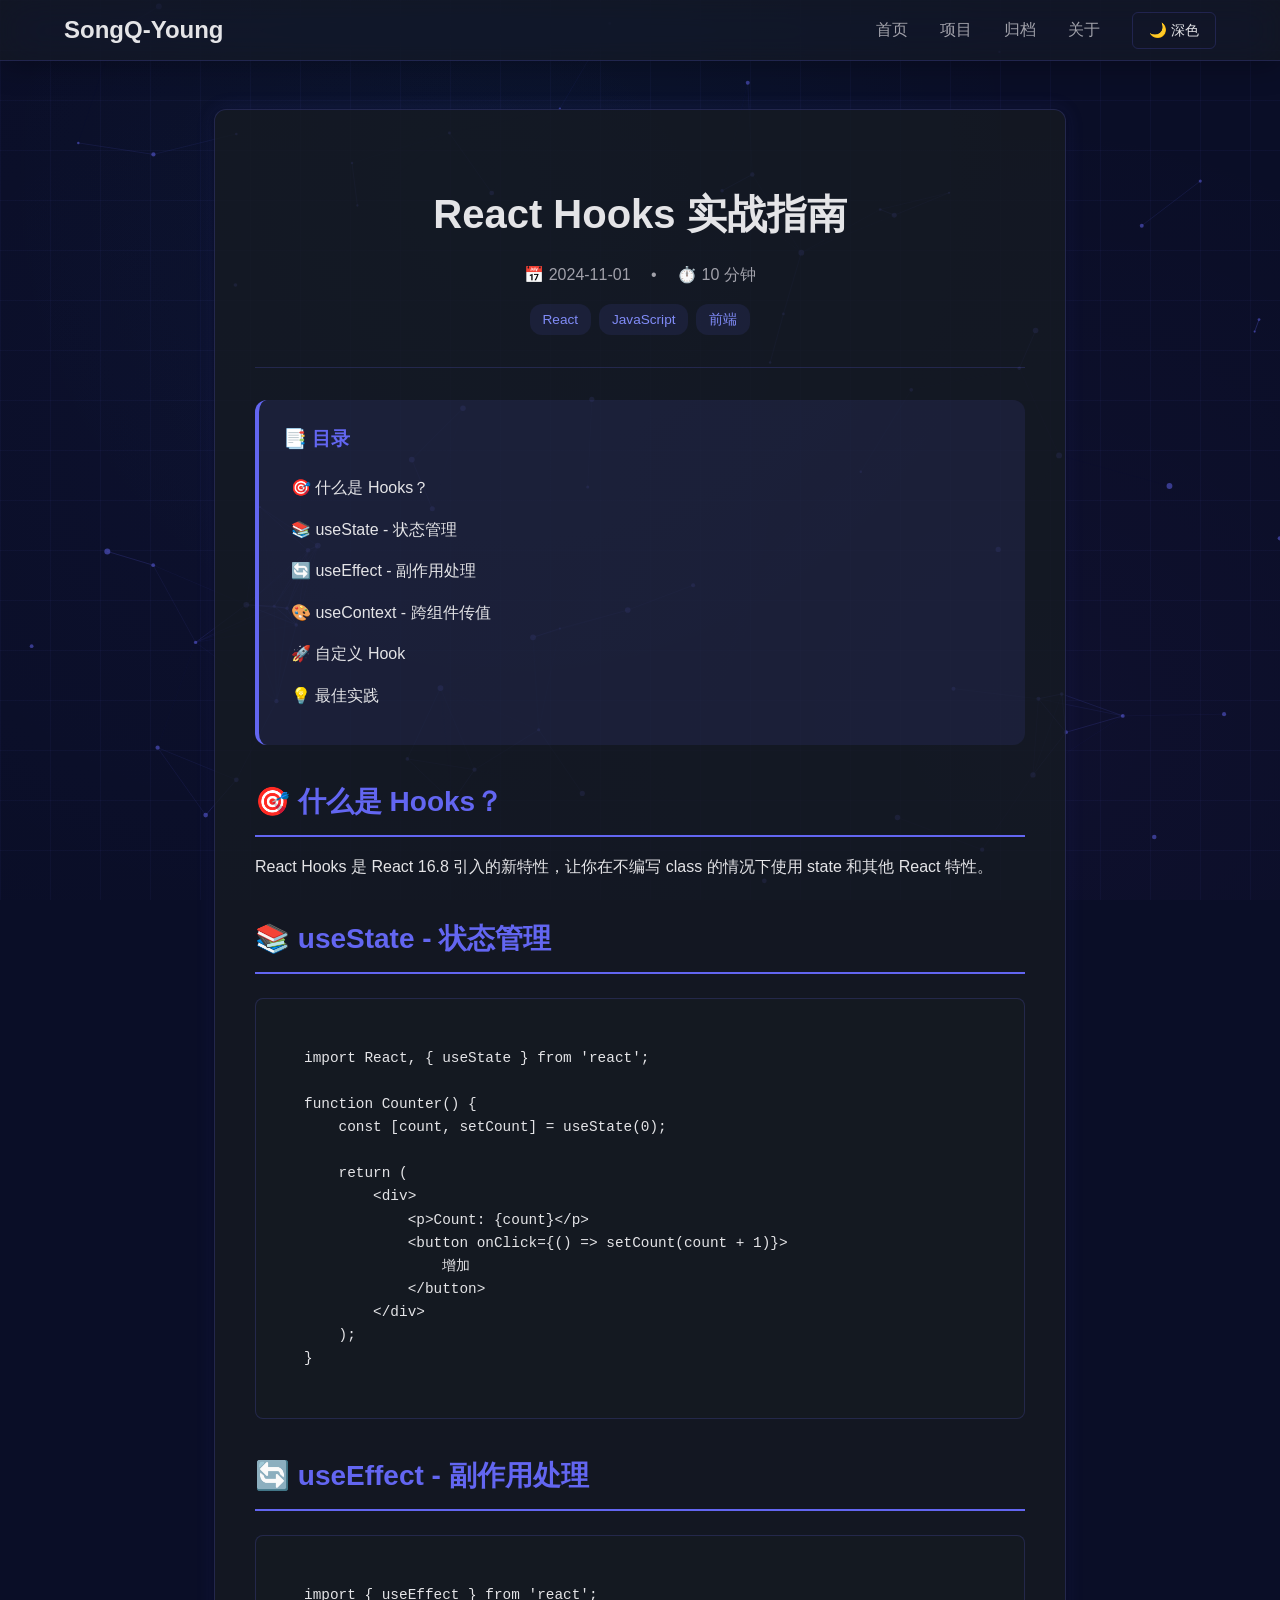
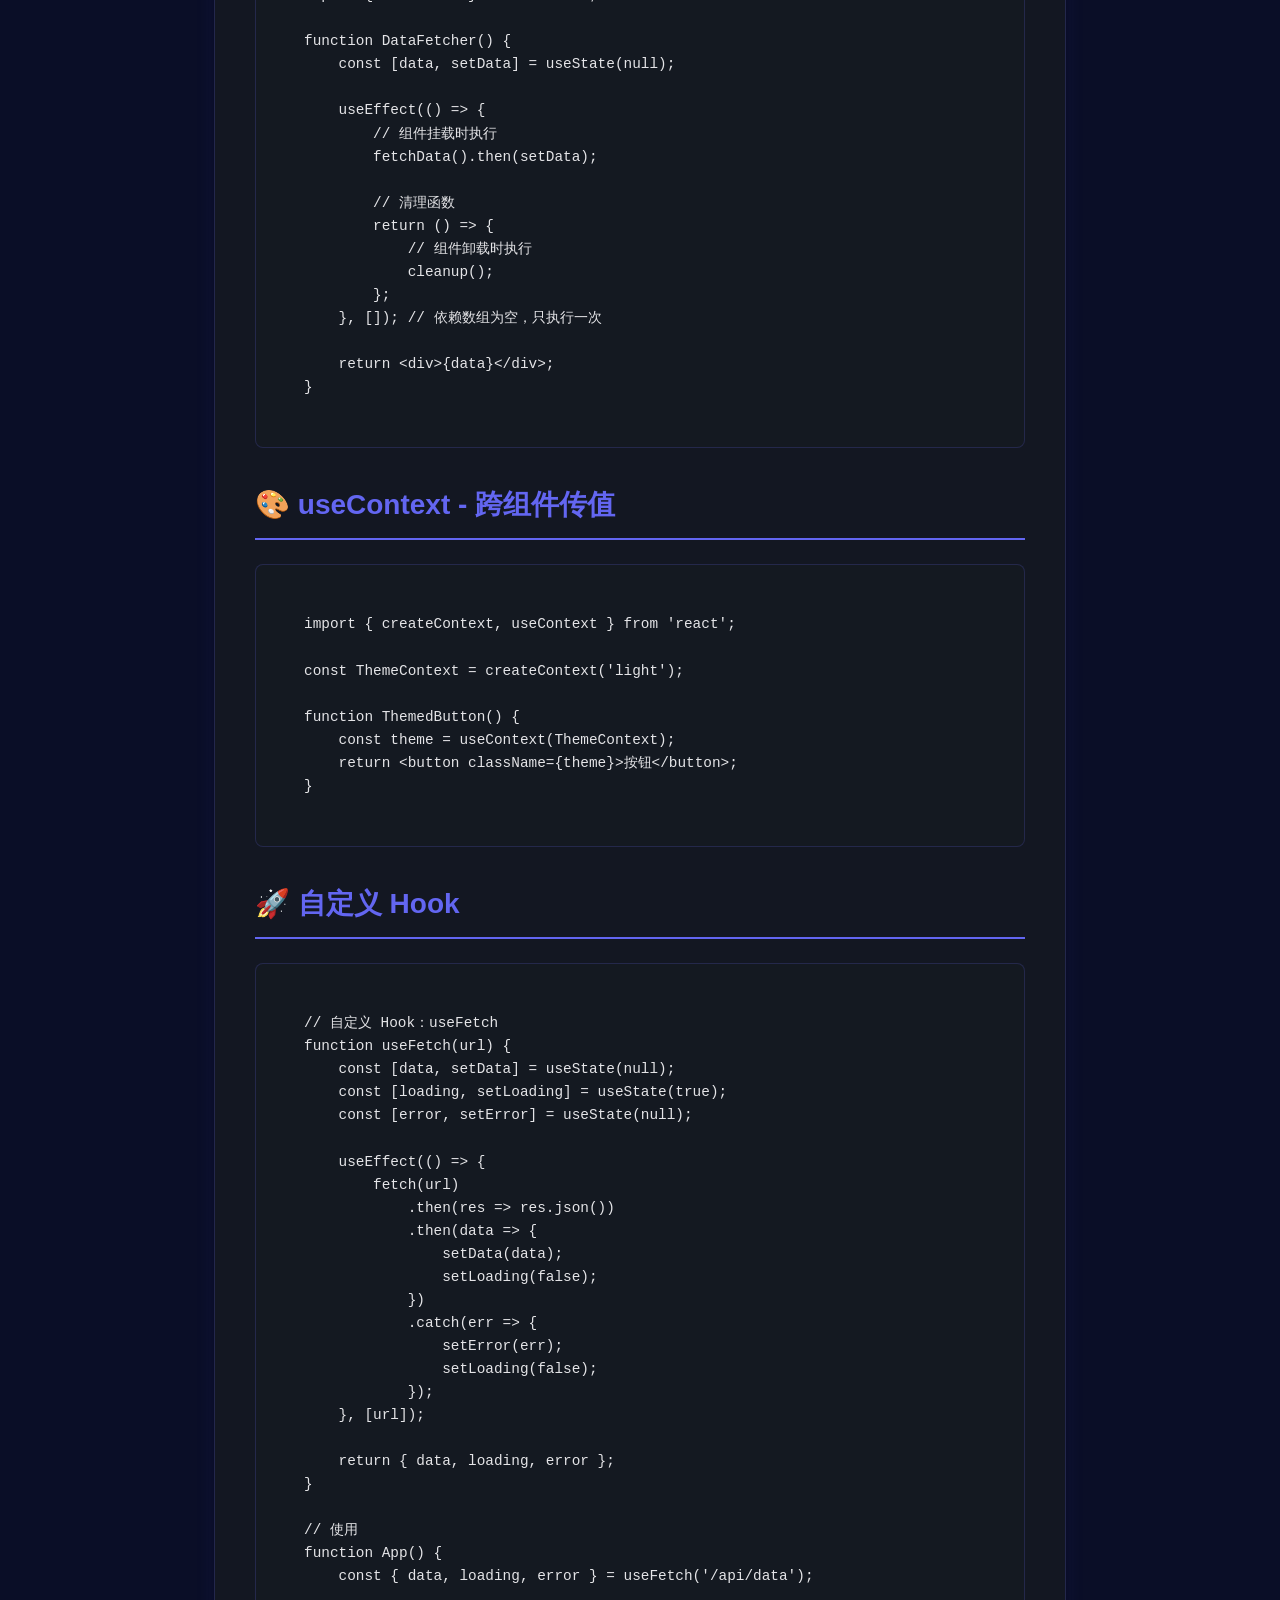
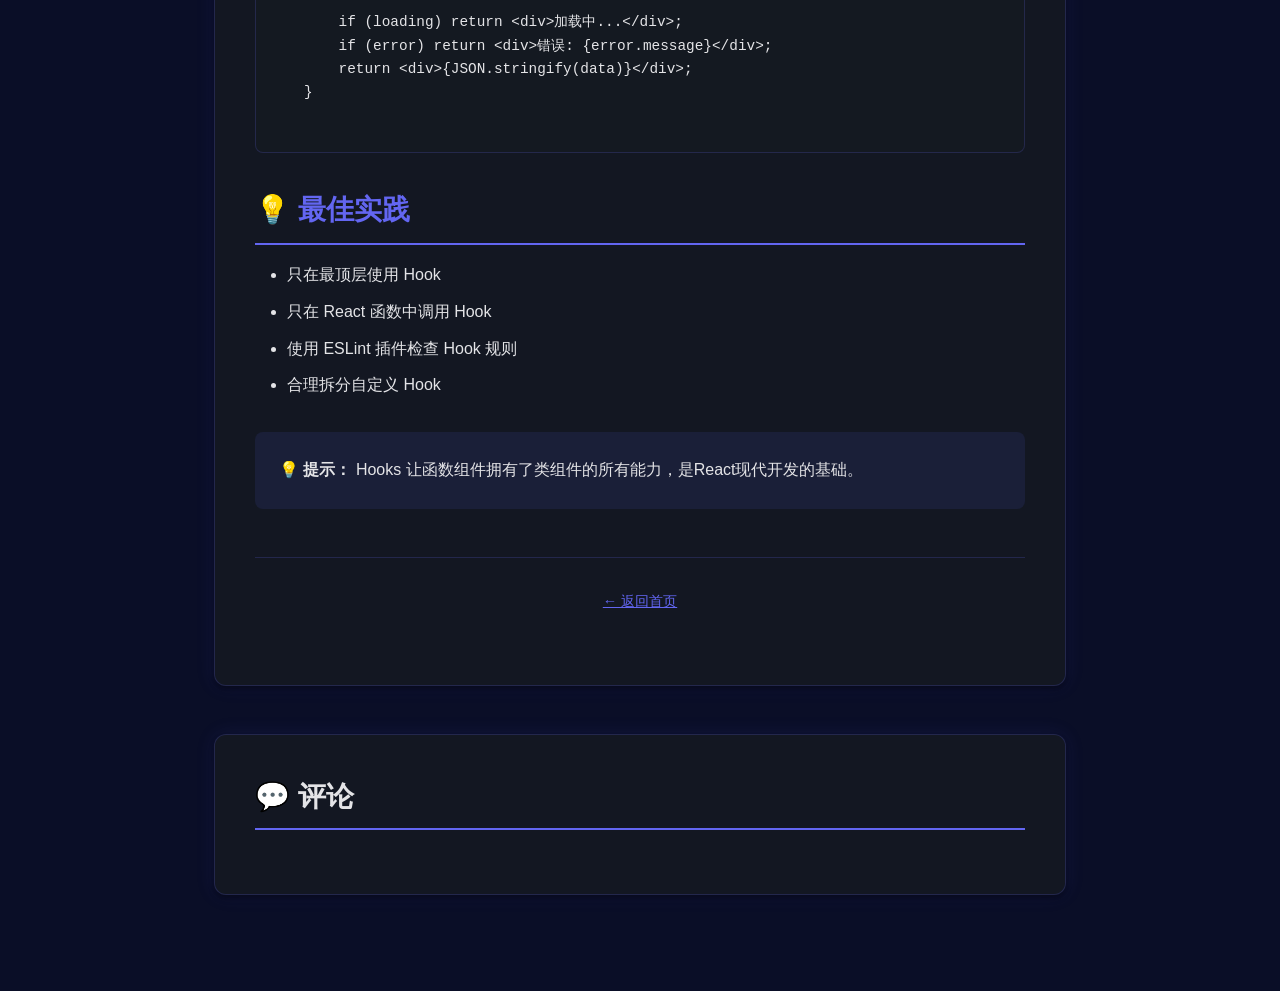
<file: posts/react-hooks.html>
<!DOCTYPE html>
<html lang="zh-CN">
<head>
    <meta charset="UTF-8">
    <meta name="viewport" content="width=device-width, initial-scale=1.0">
    <title>React Hooks 实战指南 - SongQ-Young 的博客</title>
    <link rel="stylesheet" href="../css/style.css">
</head>
<body>
    <nav class="navbar">
        <div class="nav-container">
            <a href="../index.html" class="nav-brand">SongQ-Young</a>
            <ul class="nav-menu">
                <li><a href="../index.html" class="nav-link">首页</a></li>
                <li><a href="../projects.html" class="nav-link">项目</a></li>
                <li><a href="../archive.html" class="nav-link">归档</a></li>
                <li><a href="../about.html" class="nav-link">关于</a></li>
                <li><button id="theme-toggle" class="theme-toggle">🌙 深色</button></li>
            </ul>
            <button class="mobile-menu-btn">☰</button>
        </div>
    </nav>

    <div class="container" style="max-width: 900px;">
        <article class="section">
            <header style="text-align: center; padding: 2rem 0; border-bottom: 1px solid var(--border-color); margin-bottom: 2rem;">
                <h1 style="font-size: 2.5rem; margin-bottom: 1rem;">React Hooks 实战指南</h1>
                <div style="color: var(--text-secondary);">
                    <span>📅 2024-11-01</span>
                    <span style="margin: 0 1rem;">•</span>
                    <span>⏱️ 10 分钟</span>
                </div>
                <div class="tags" style="justify-content: center; margin-top: 1rem;">
                    <span class="tag">React</span>
                    <span class="tag">JavaScript</span>
                    <span class="tag">前端</span>
                </div>
            </header>

            <div style="line-height: 1.8;">
                <h2 style="color: var(--primary-color); margin: 2rem 0 1rem;">🎯 什么是 Hooks？</h2>
                <p style="margin-bottom: 1.5rem;">
                    React Hooks 是 React 16.8 引入的新特性，让你在不编写 class 的情况下使用 state 和其他 React 特性。
                </p>

                <h2 style="color: var(--primary-color); margin: 2rem 0 1rem;">📚 useState - 状态管理</h2>
                <pre style="background: var(--card-bg); border: 1px solid var(--border-color); padding: 1.5rem; border-radius: 8px; overflow-x: auto; margin-bottom: 1.5rem;"><code>import React, { useState } from 'react';

function Counter() {
    const [count, setCount] = useState(0);

    return (
        &lt;div&gt;
            &lt;p&gt;Count: {count}&lt;/p&gt;
            &lt;button onClick={() => setCount(count + 1)}&gt;
                增加
            &lt;/button&gt;
        &lt;/div&gt;
    );
}</code></pre>

                <h2 style="color: var(--primary-color); margin: 2rem 0 1rem;">🔄 useEffect - 副作用处理</h2>
                <pre style="background: var(--card-bg); border: 1px solid var(--border-color); padding: 1.5rem; border-radius: 8px; overflow-x: auto; margin-bottom: 1.5rem;"><code>import { useEffect } from 'react';

function DataFetcher() {
    const [data, setData] = useState(null);

    useEffect(() => {
        // 组件挂载时执行
        fetchData().then(setData);

        // 清理函数
        return () => {
            // 组件卸载时执行
            cleanup();
        };
    }, []); // 依赖数组为空，只执行一次

    return &lt;div&gt;{data}&lt;/div&gt;;
}</code></pre>

                <h2 style="color: var(--primary-color); margin: 2rem 0 1rem;">🎨 useContext - 跨组件传值</h2>
                <pre style="background: var(--card-bg); border: 1px solid var(--border-color); padding: 1.5rem; border-radius: 8px; overflow-x: auto; margin-bottom: 1.5rem;"><code>import { createContext, useContext } from 'react';

const ThemeContext = createContext('light');

function ThemedButton() {
    const theme = useContext(ThemeContext);
    return &lt;button className={theme}&gt;按钮&lt;/button&gt;;
}</code></pre>

                <h2 style="color: var(--primary-color); margin: 2rem 0 1rem;">🚀 自定义 Hook</h2>
                <pre style="background: var(--card-bg); border: 1px solid var(--border-color); padding: 1.5rem; border-radius: 8px; overflow-x: auto; margin-bottom: 1.5rem;"><code>// 自定义 Hook：useFetch
function useFetch(url) {
    const [data, setData] = useState(null);
    const [loading, setLoading] = useState(true);
    const [error, setError] = useState(null);

    useEffect(() => {
        fetch(url)
            .then(res => res.json())
            .then(data => {
                setData(data);
                setLoading(false);
            })
            .catch(err => {
                setError(err);
                setLoading(false);
            });
    }, [url]);

    return { data, loading, error };
}

// 使用
function App() {
    const { data, loading, error } = useFetch('/api/data');

    if (loading) return &lt;div&gt;加载中...&lt;/div&gt;;
    if (error) return &lt;div&gt;错误: {error.message}&lt;/div&gt;;
    return &lt;div&gt;{JSON.stringify(data)}&lt;/div&gt;;
}</code></pre>

                <h2 style="color: var(--primary-color); margin: 2rem 0 1rem;">💡 最佳实践</h2>
                <ul style="padding-left: 2rem; margin-bottom: 1.5rem;">
                    <li style="margin-bottom: 0.5rem;">只在最顶层使用 Hook</li>
                    <li style="margin-bottom: 0.5rem;">只在 React 函数中调用 Hook</li>
                    <li style="margin-bottom: 0.5rem;">使用 ESLint 插件检查 Hook 规则</li>
                    <li style="margin-bottom: 0.5rem;">合理拆分自定义 Hook</li>
                </ul>

                <div style="background: var(--tag-bg); padding: 1.5rem; border-radius: 8px; margin-top: 2rem;">
                    <p><strong>💡 提示：</strong> Hooks 让函数组件拥有了类组件的所有能力，是React现代开发的基础。</p>
                </div>
            </div>

            <footer style="margin-top: 3rem; padding-top: 2rem; border-top: 1px solid var(--border-color);">
                <a href="../index.html" style="color: var(--primary-color);">← 返回首页</a>
            </footer>
        </article>

        <section class="section">
            <h2>💬 评论</h2>
            <script src="https://giscus.app/client.js"
                    data-repo="SongQ-Young/SongQ-Young.github.io"
                    data-repo-id="R_kgDOPvLCHw"
                    data-category="Announcements"
                    data-category-id="DIC_kwDOPvLCH84Cxv3b"
                    data-mapping="pathname"
                    data-strict="0"
                    data-reactions-enabled="1"
                    data-emit-metadata="0"
                    data-input-position="top"
                    data-theme="preferred_color_scheme"
                    data-lang="zh-CN"
                    crossorigin="anonymous"
                    async>
            </script>
        </section>
    </div>

    <button id="back-to-top" class="back-to-top">↑</button>
    <script src="../js/main.js"></script>
</body>
</html>
</file>
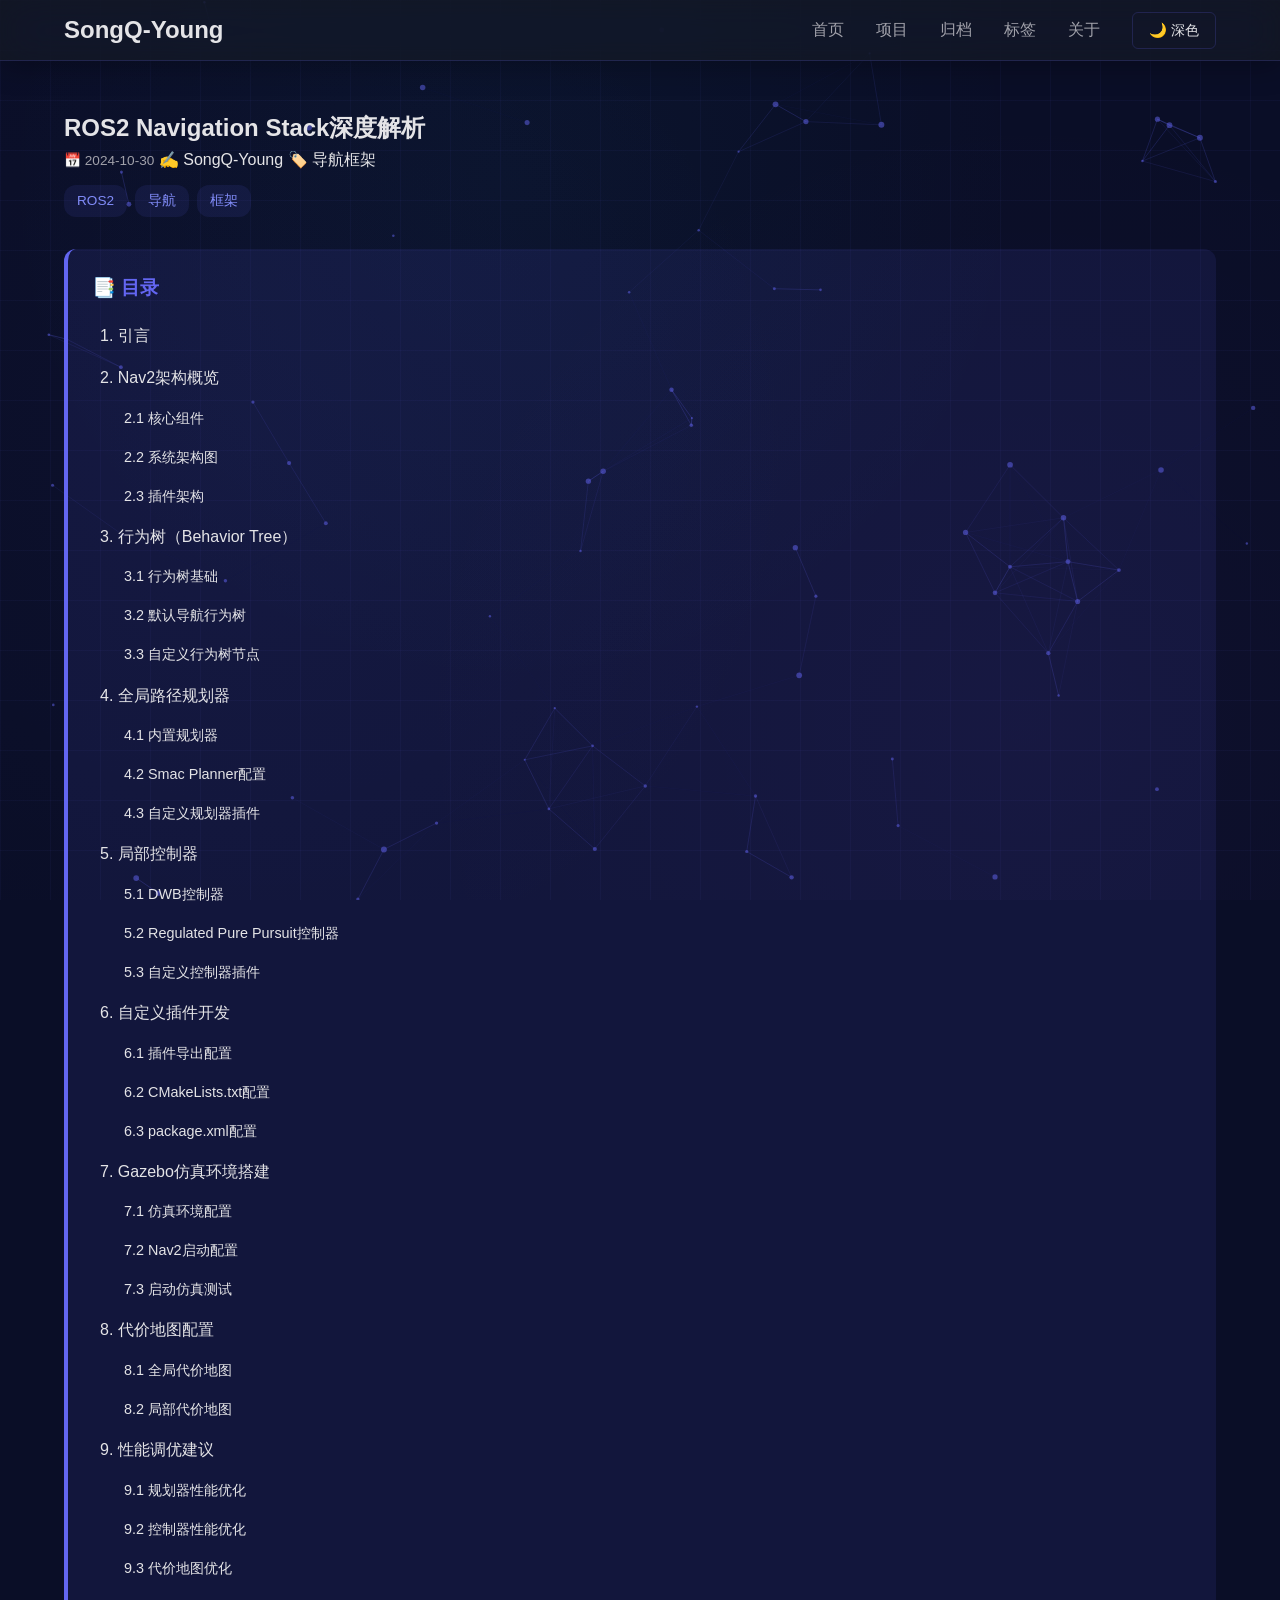
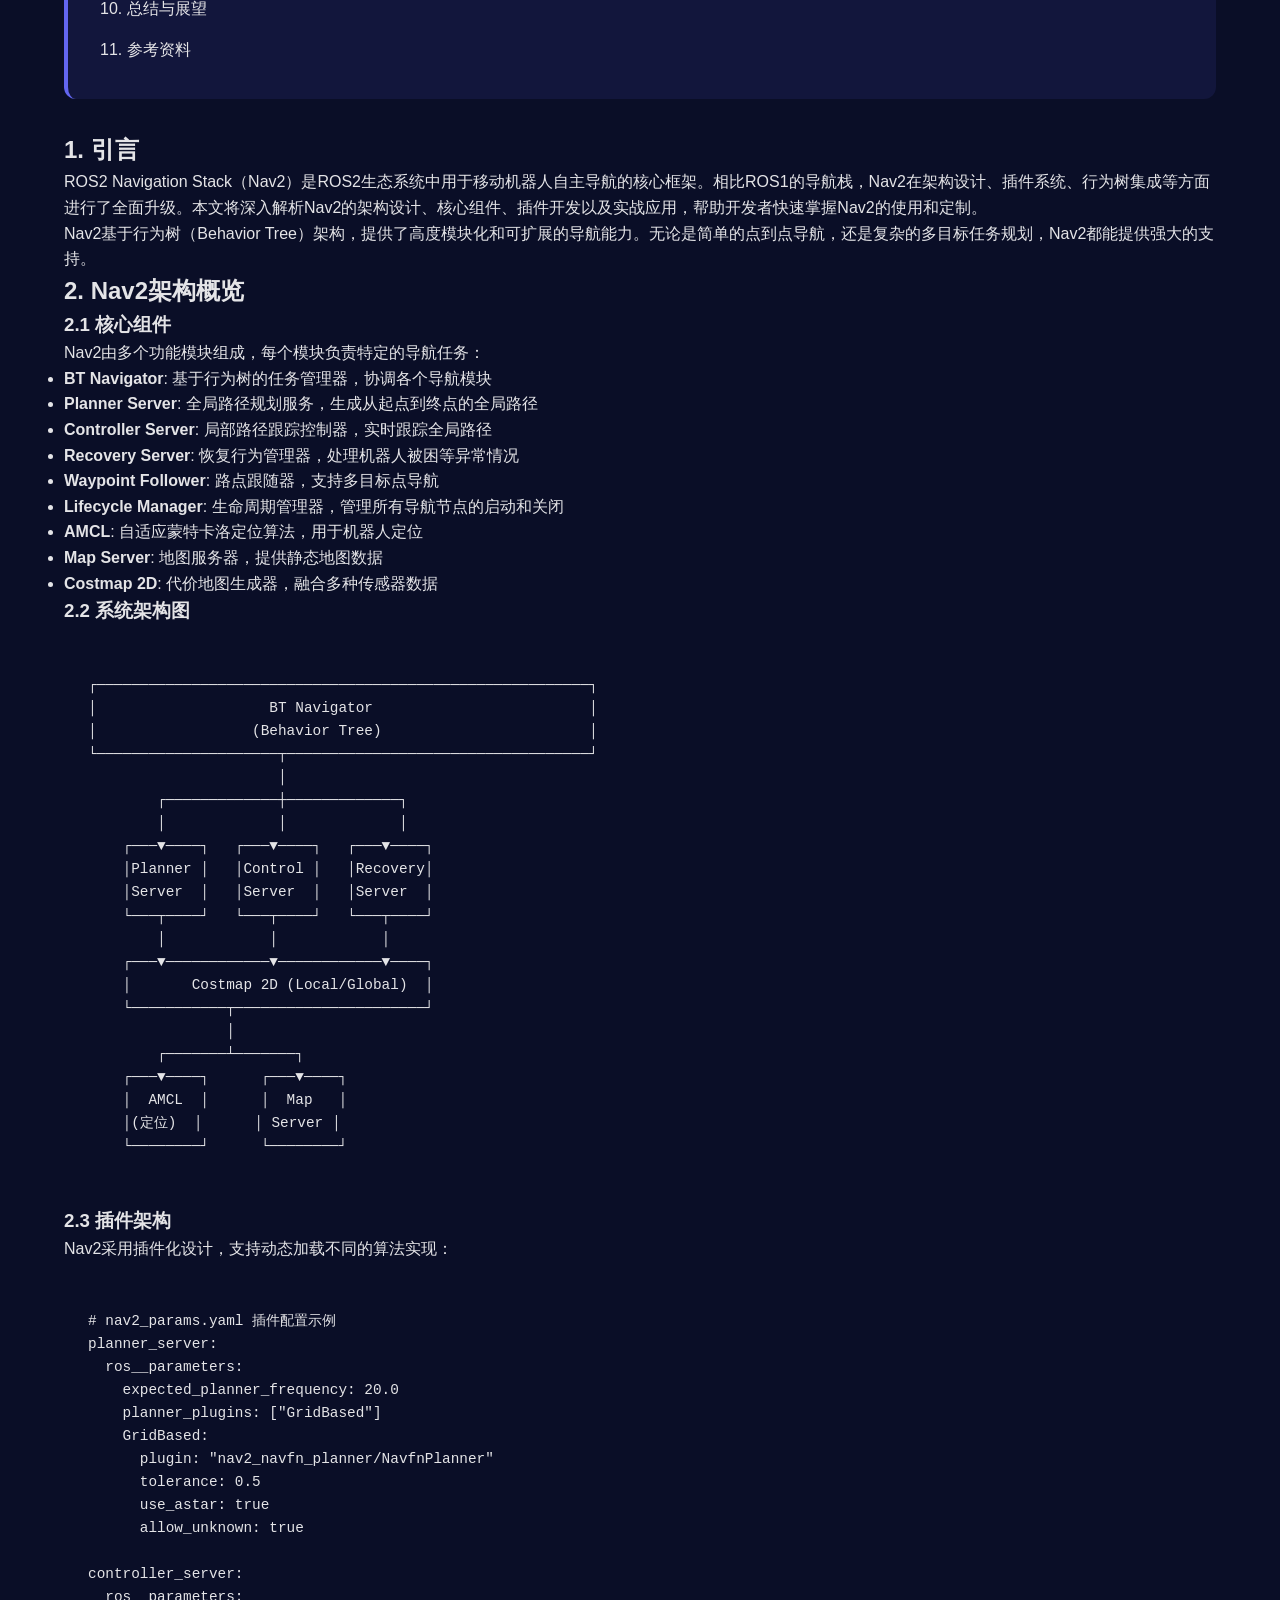
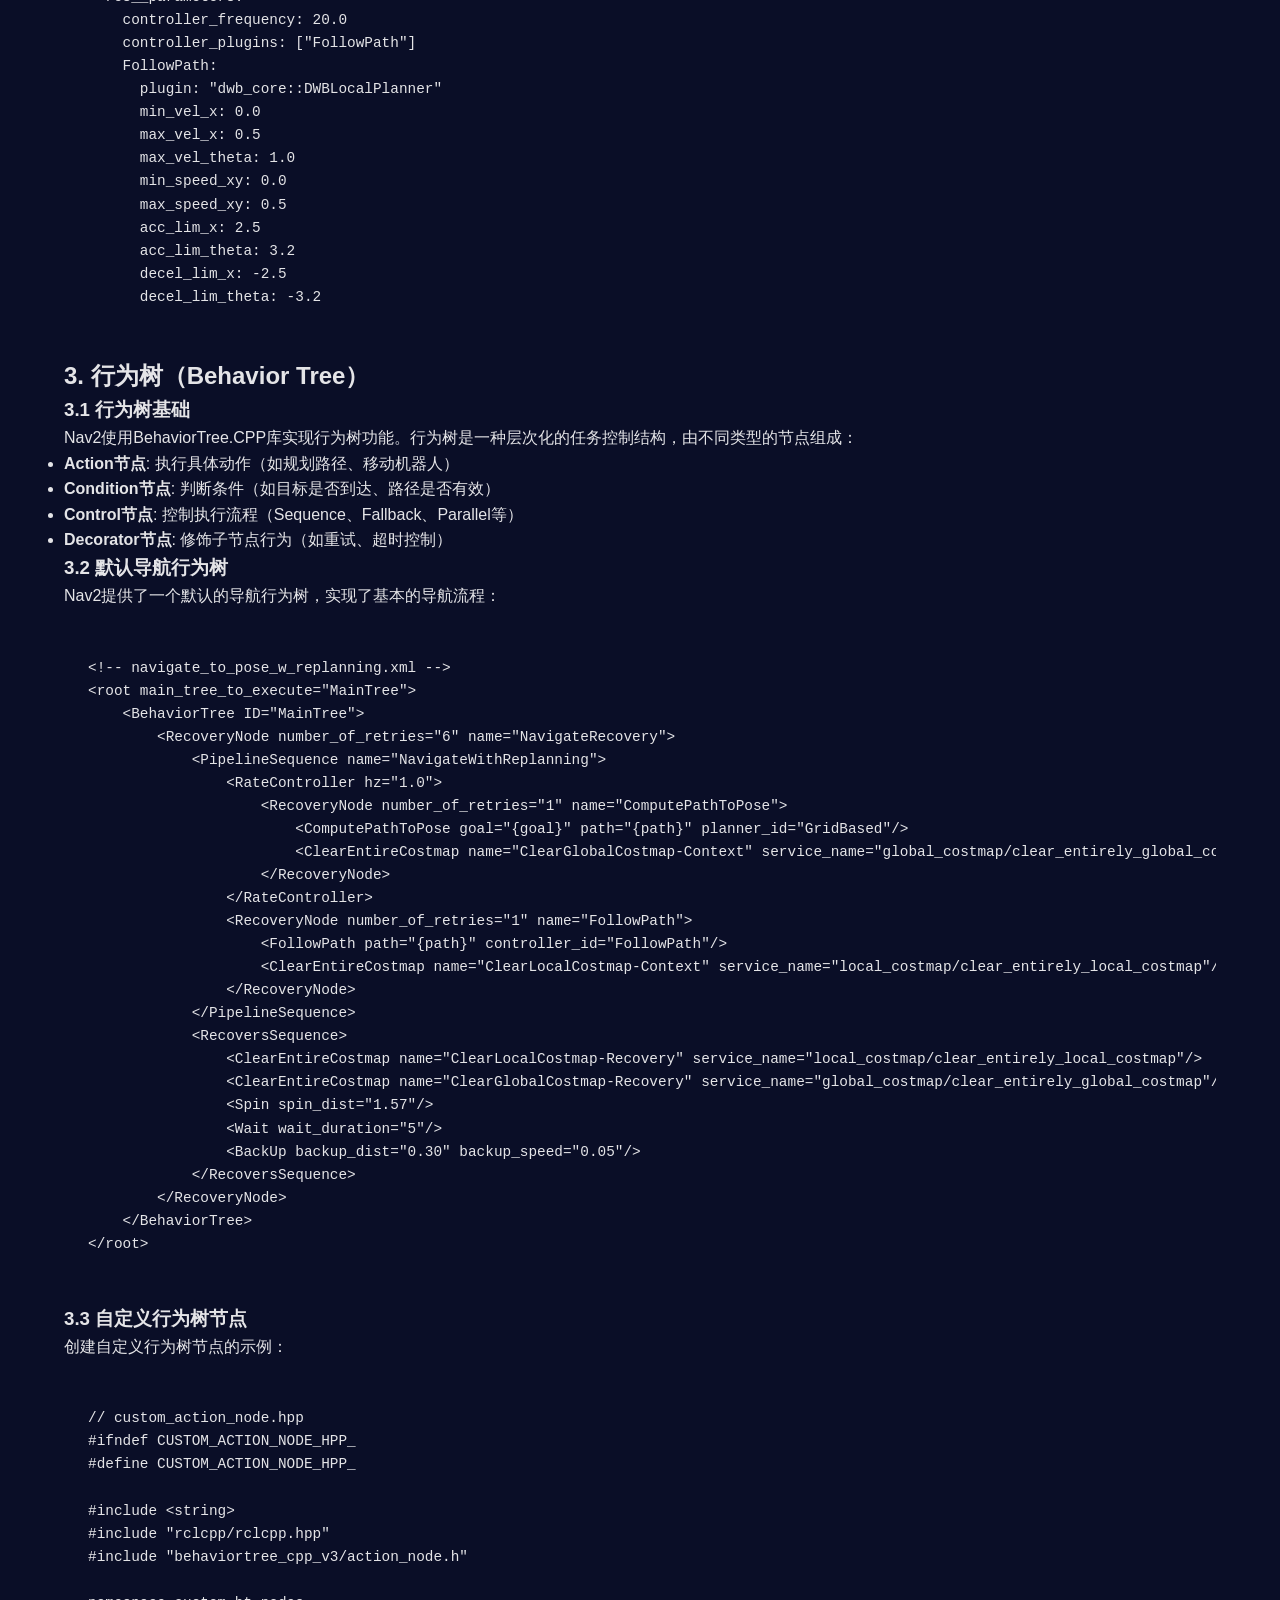
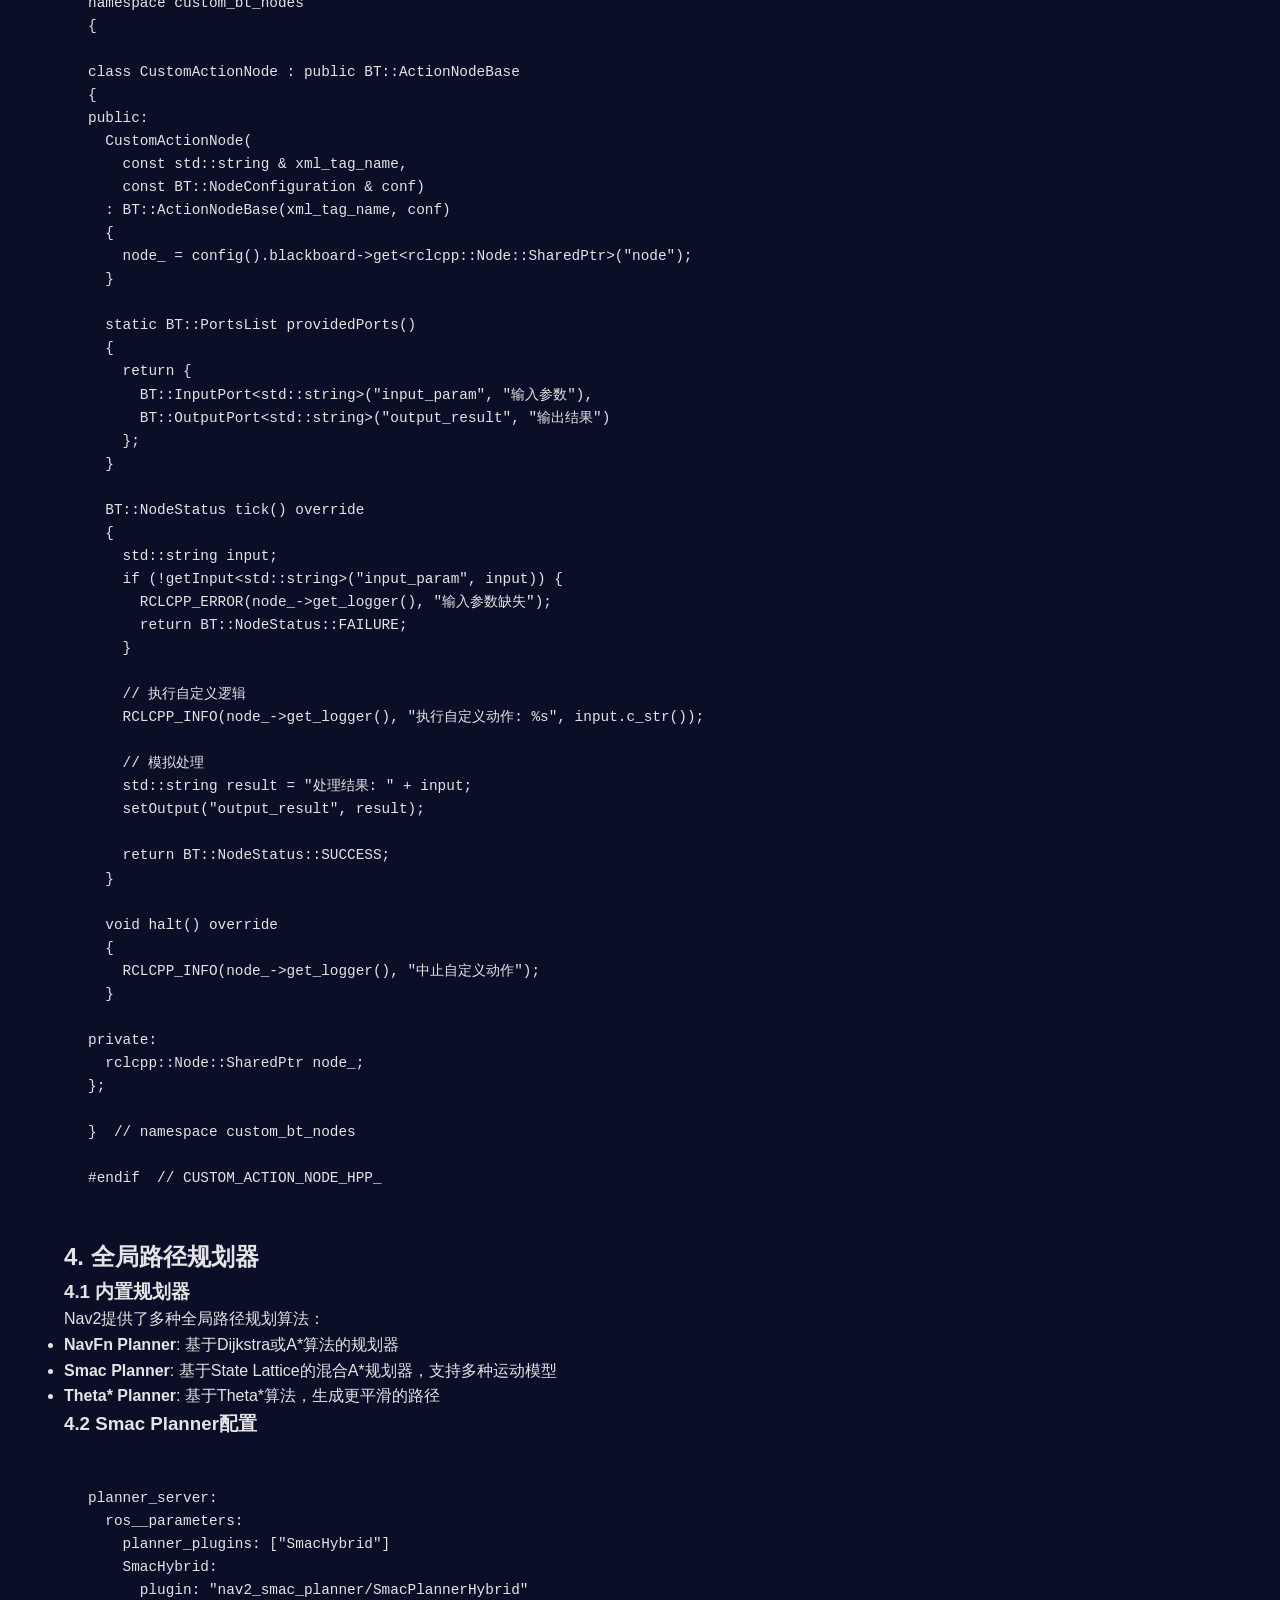
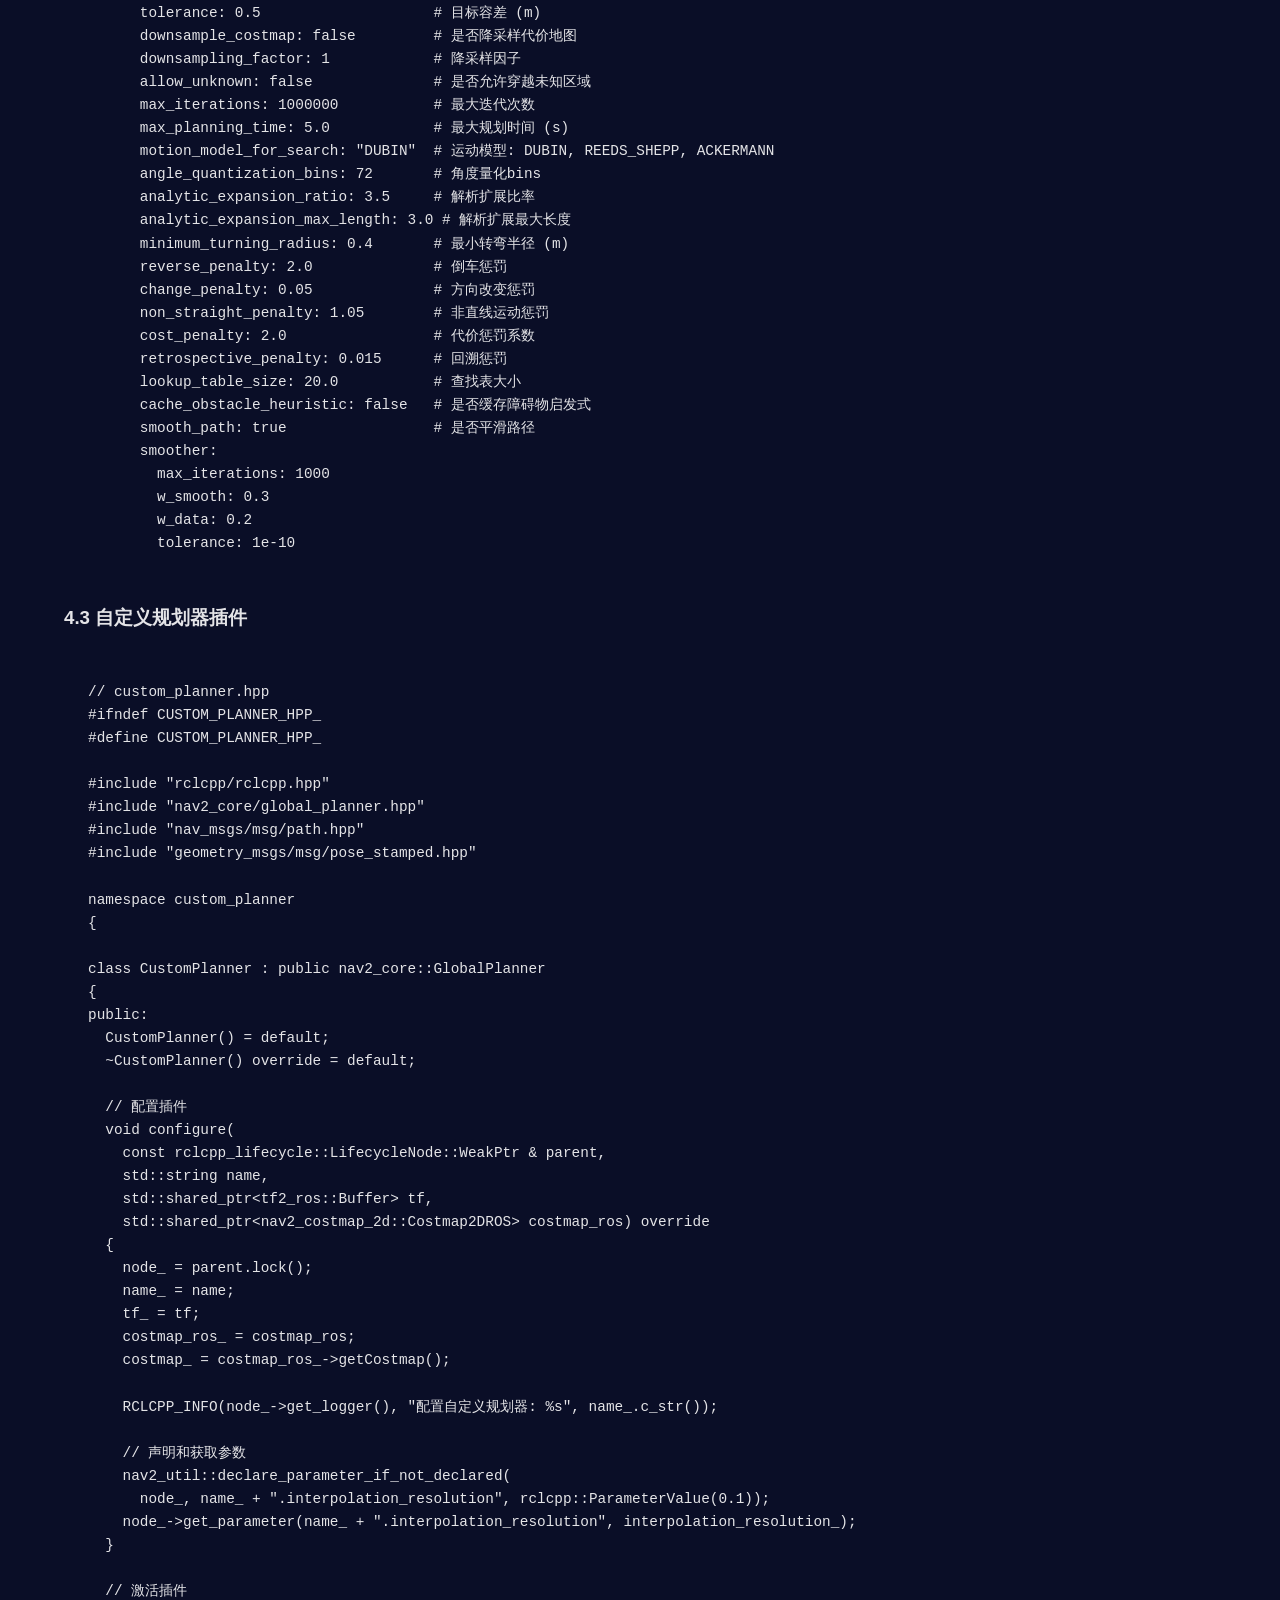
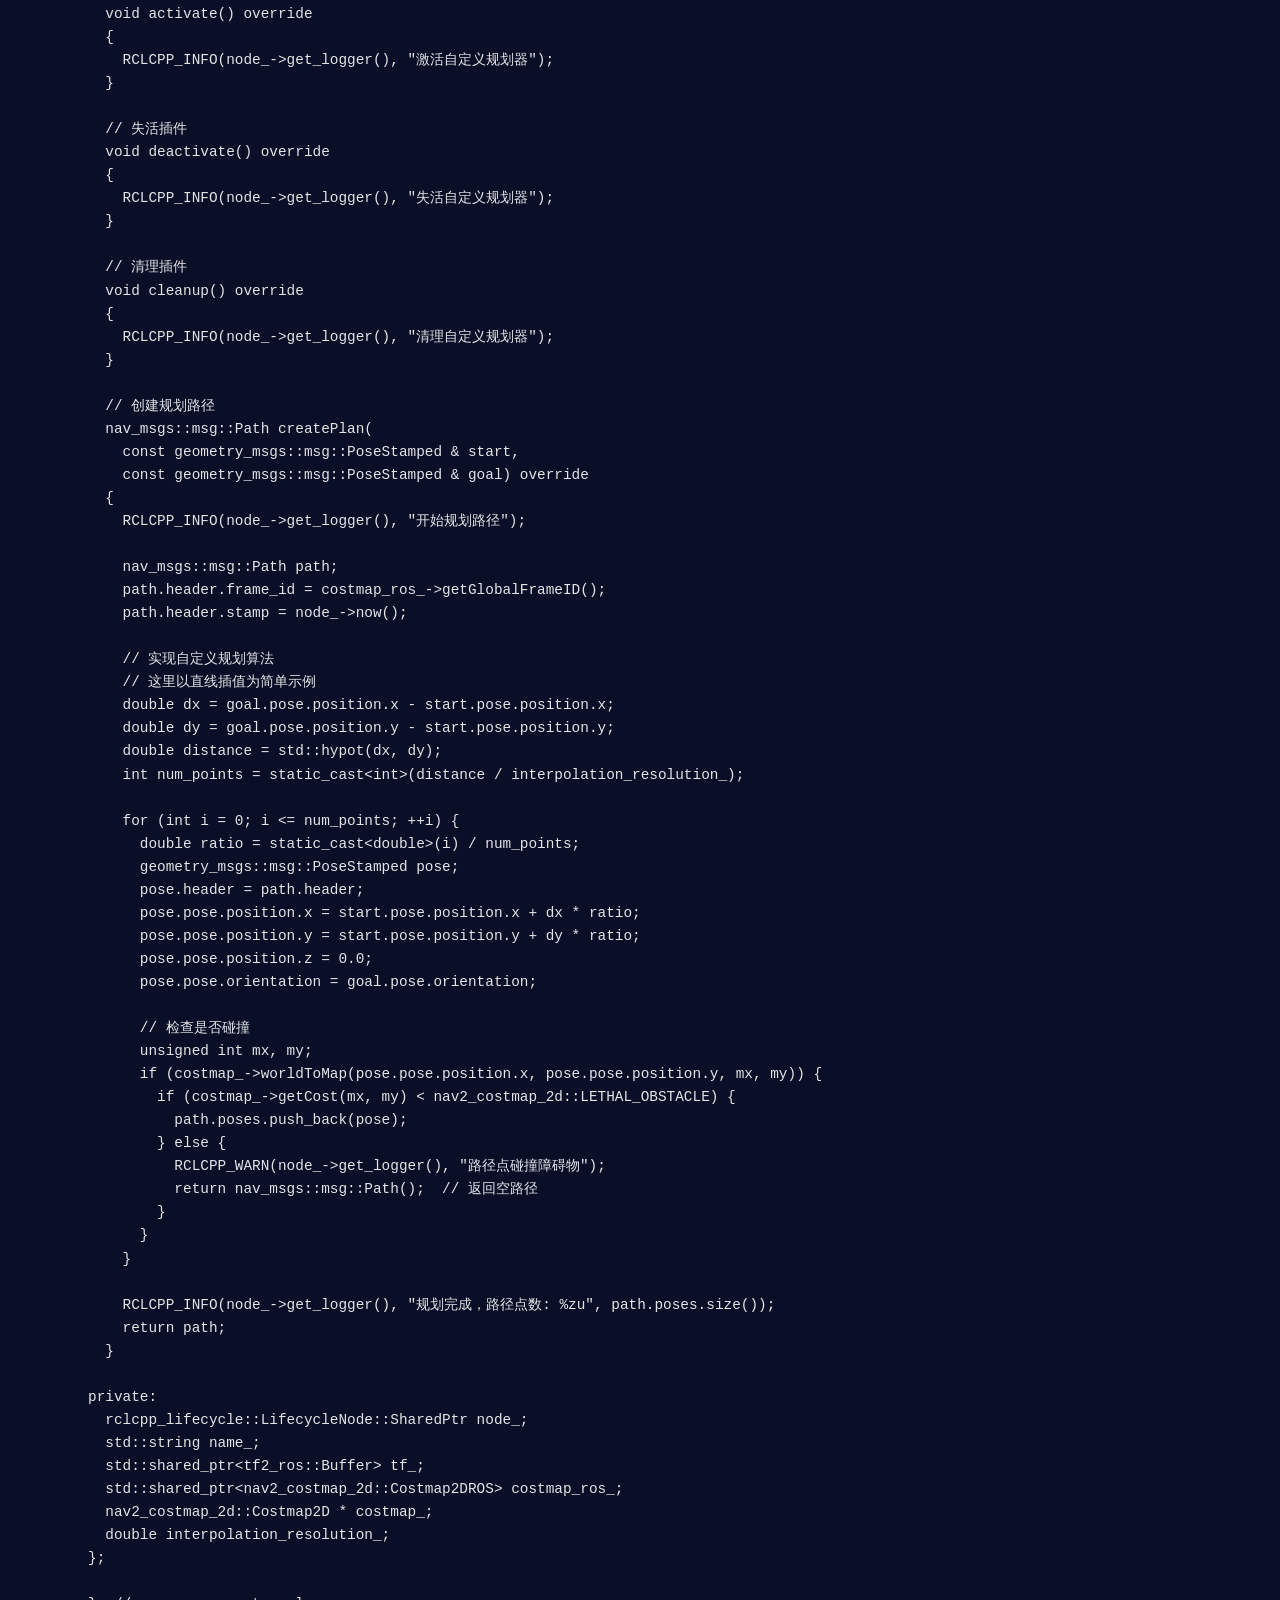
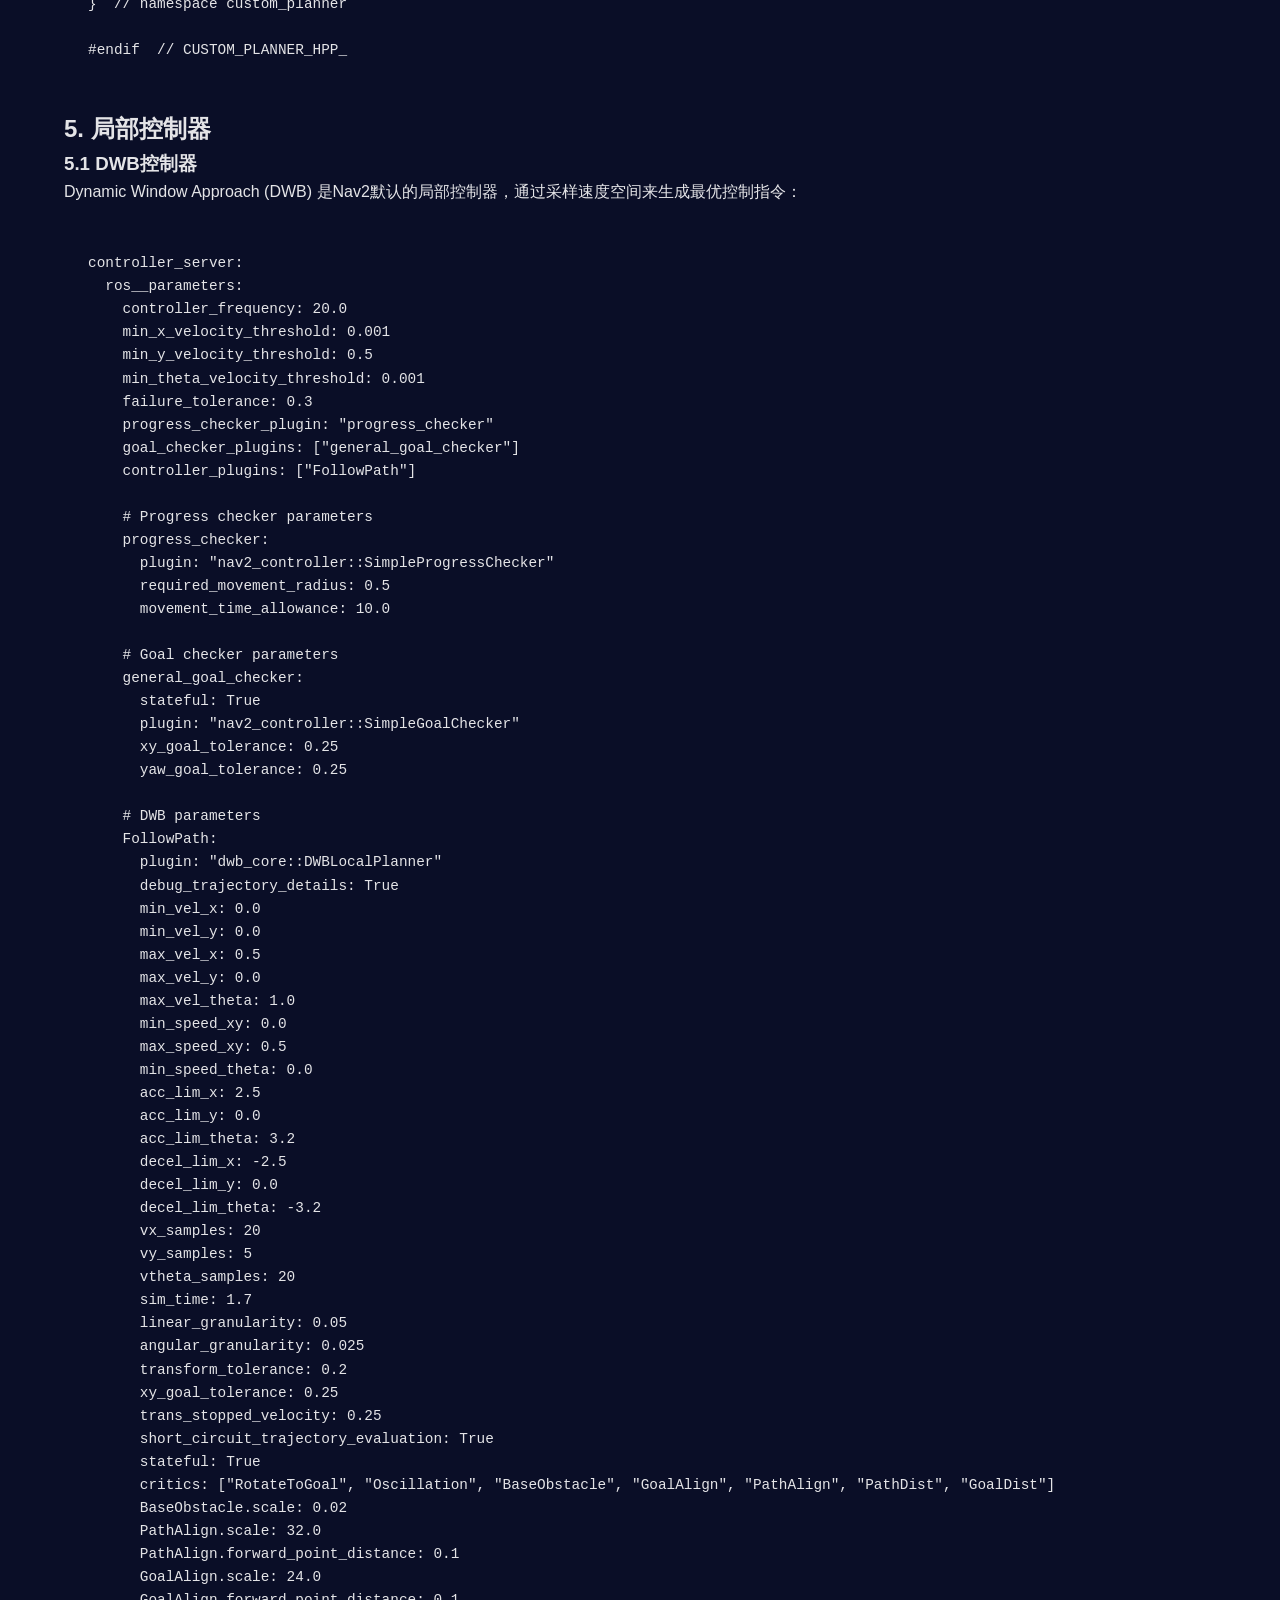
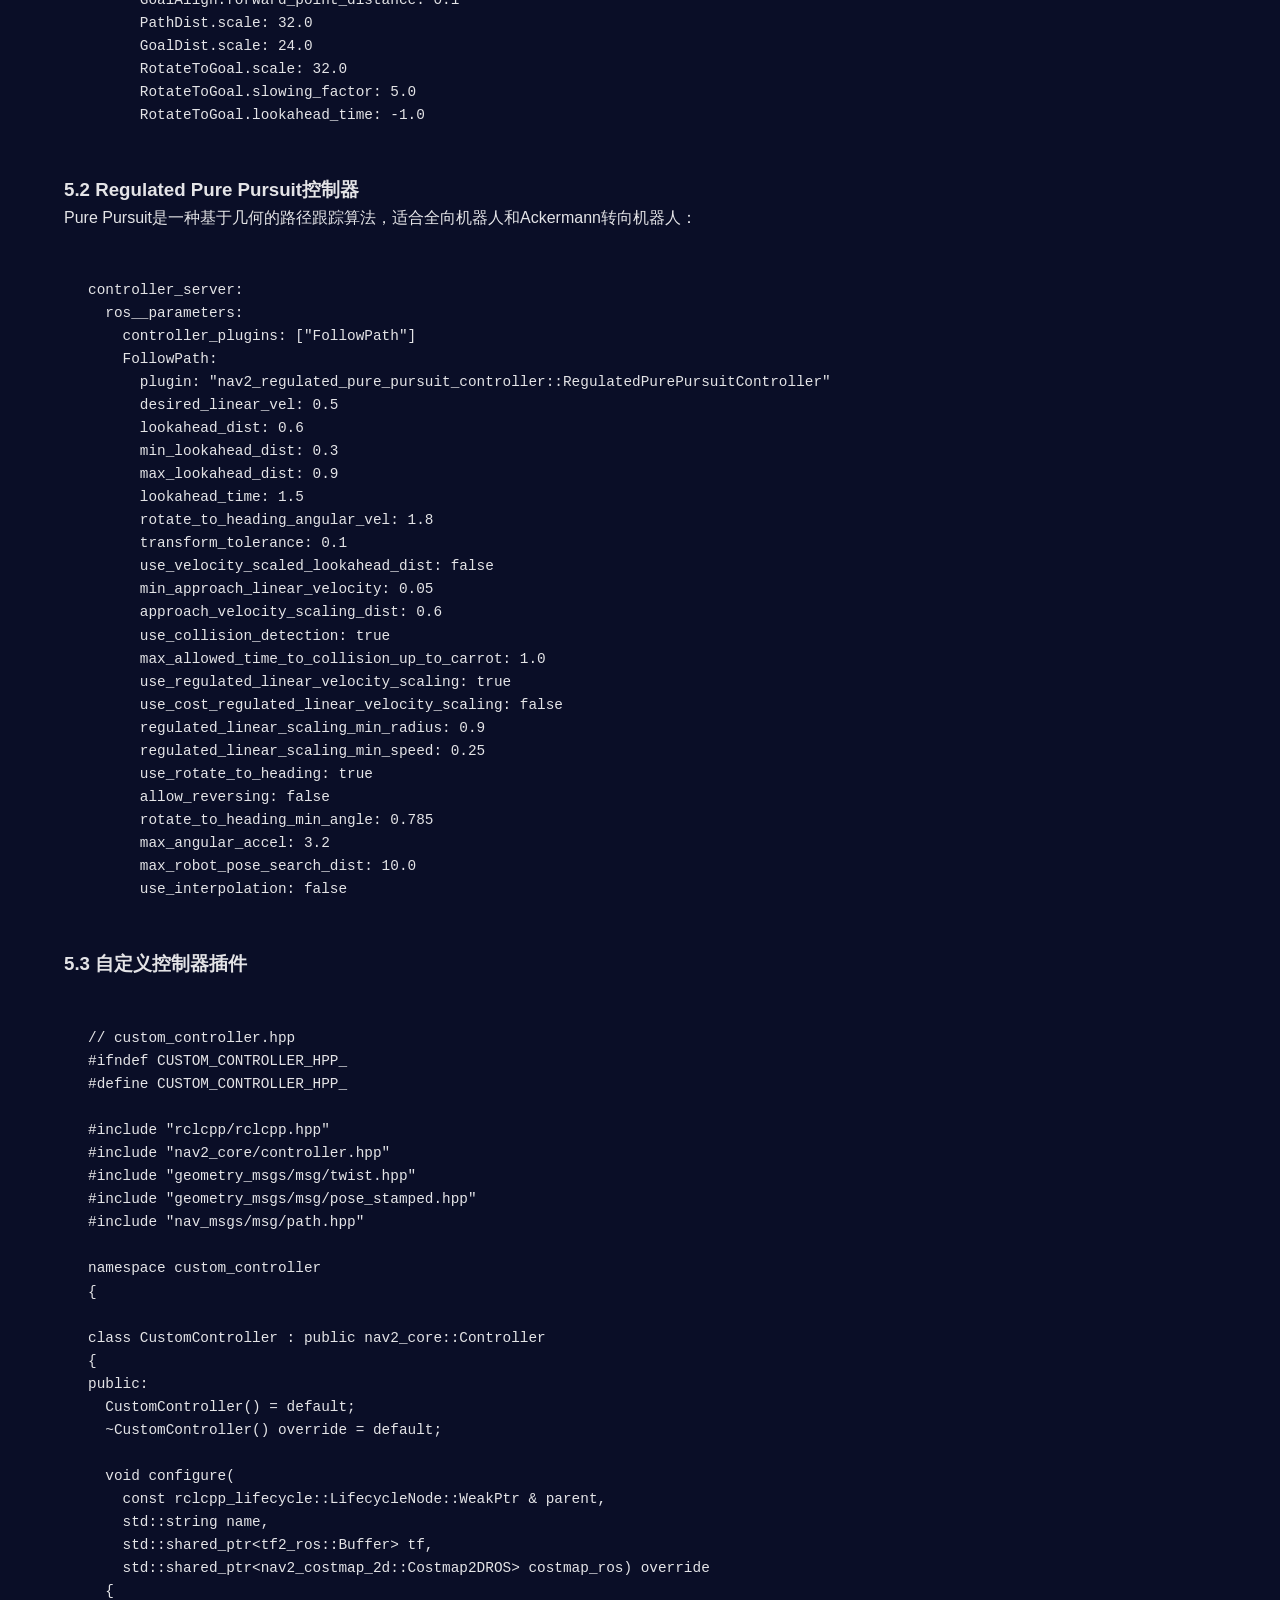
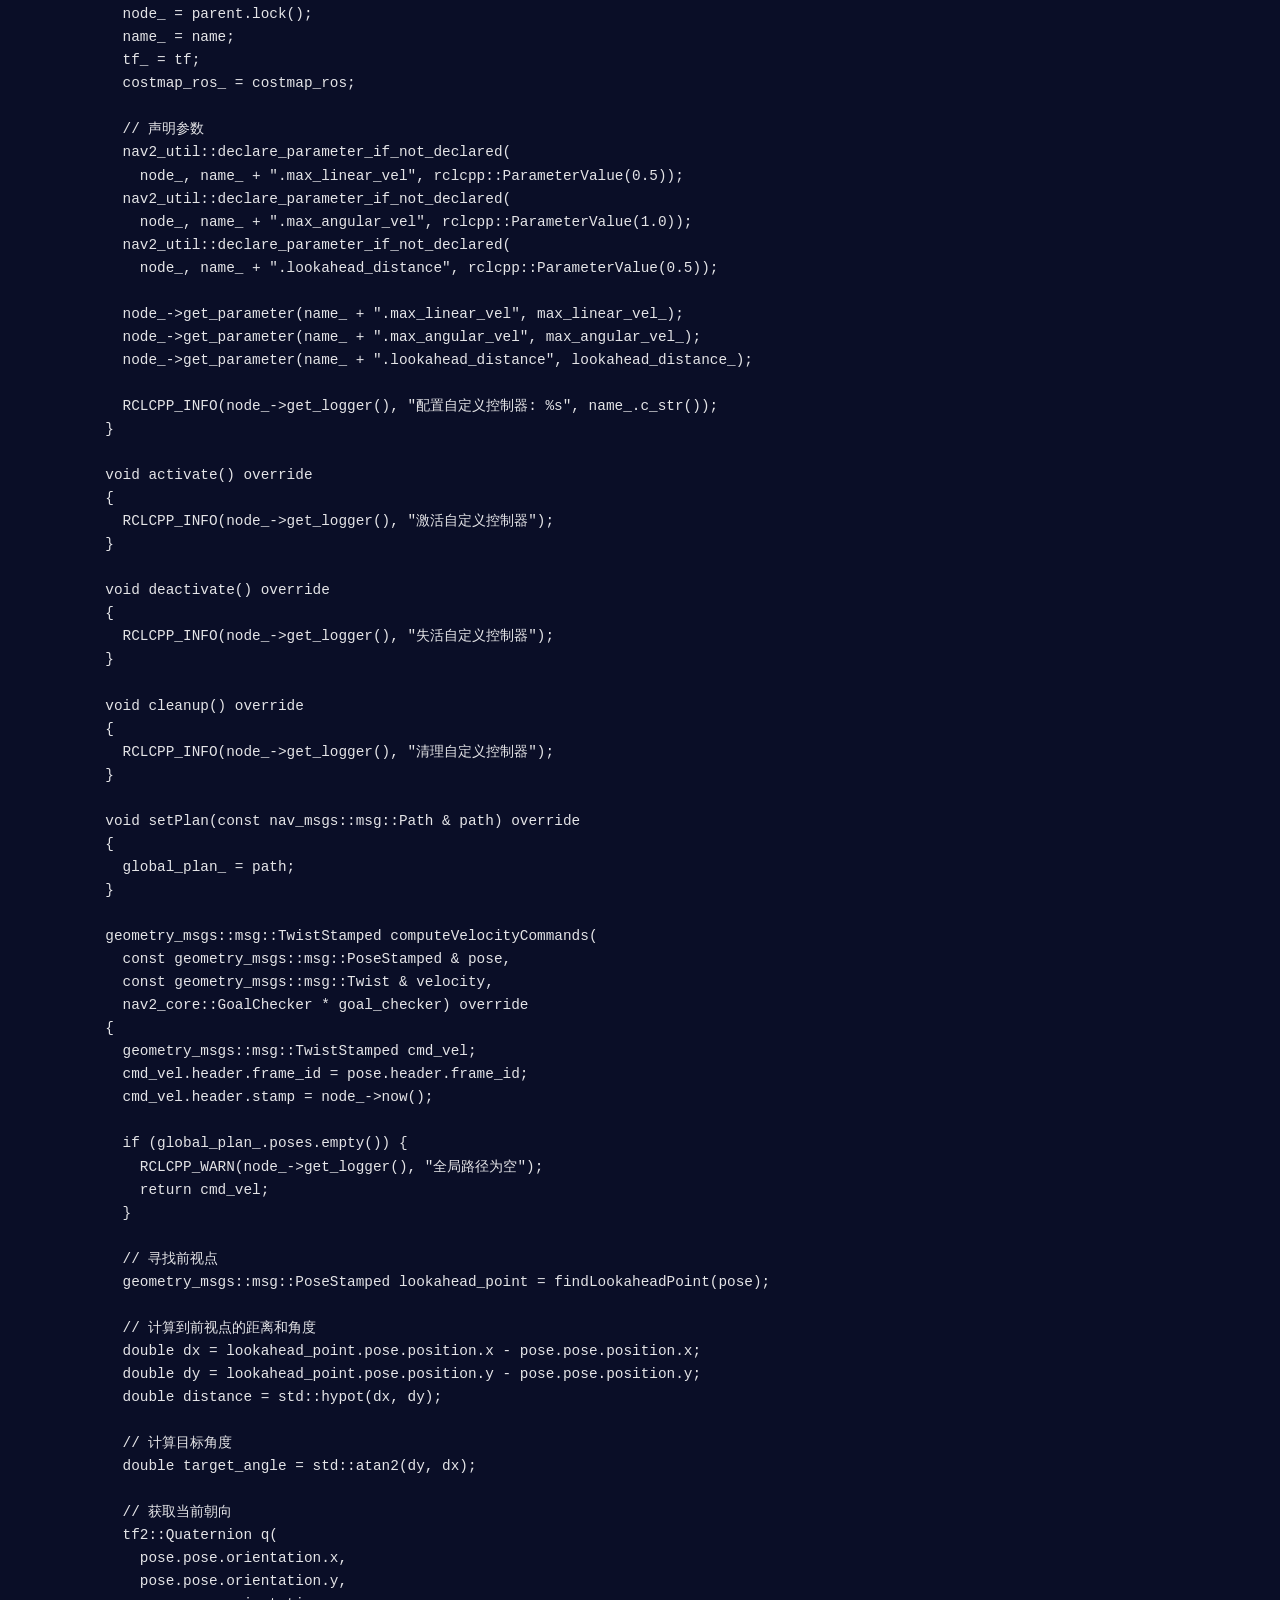
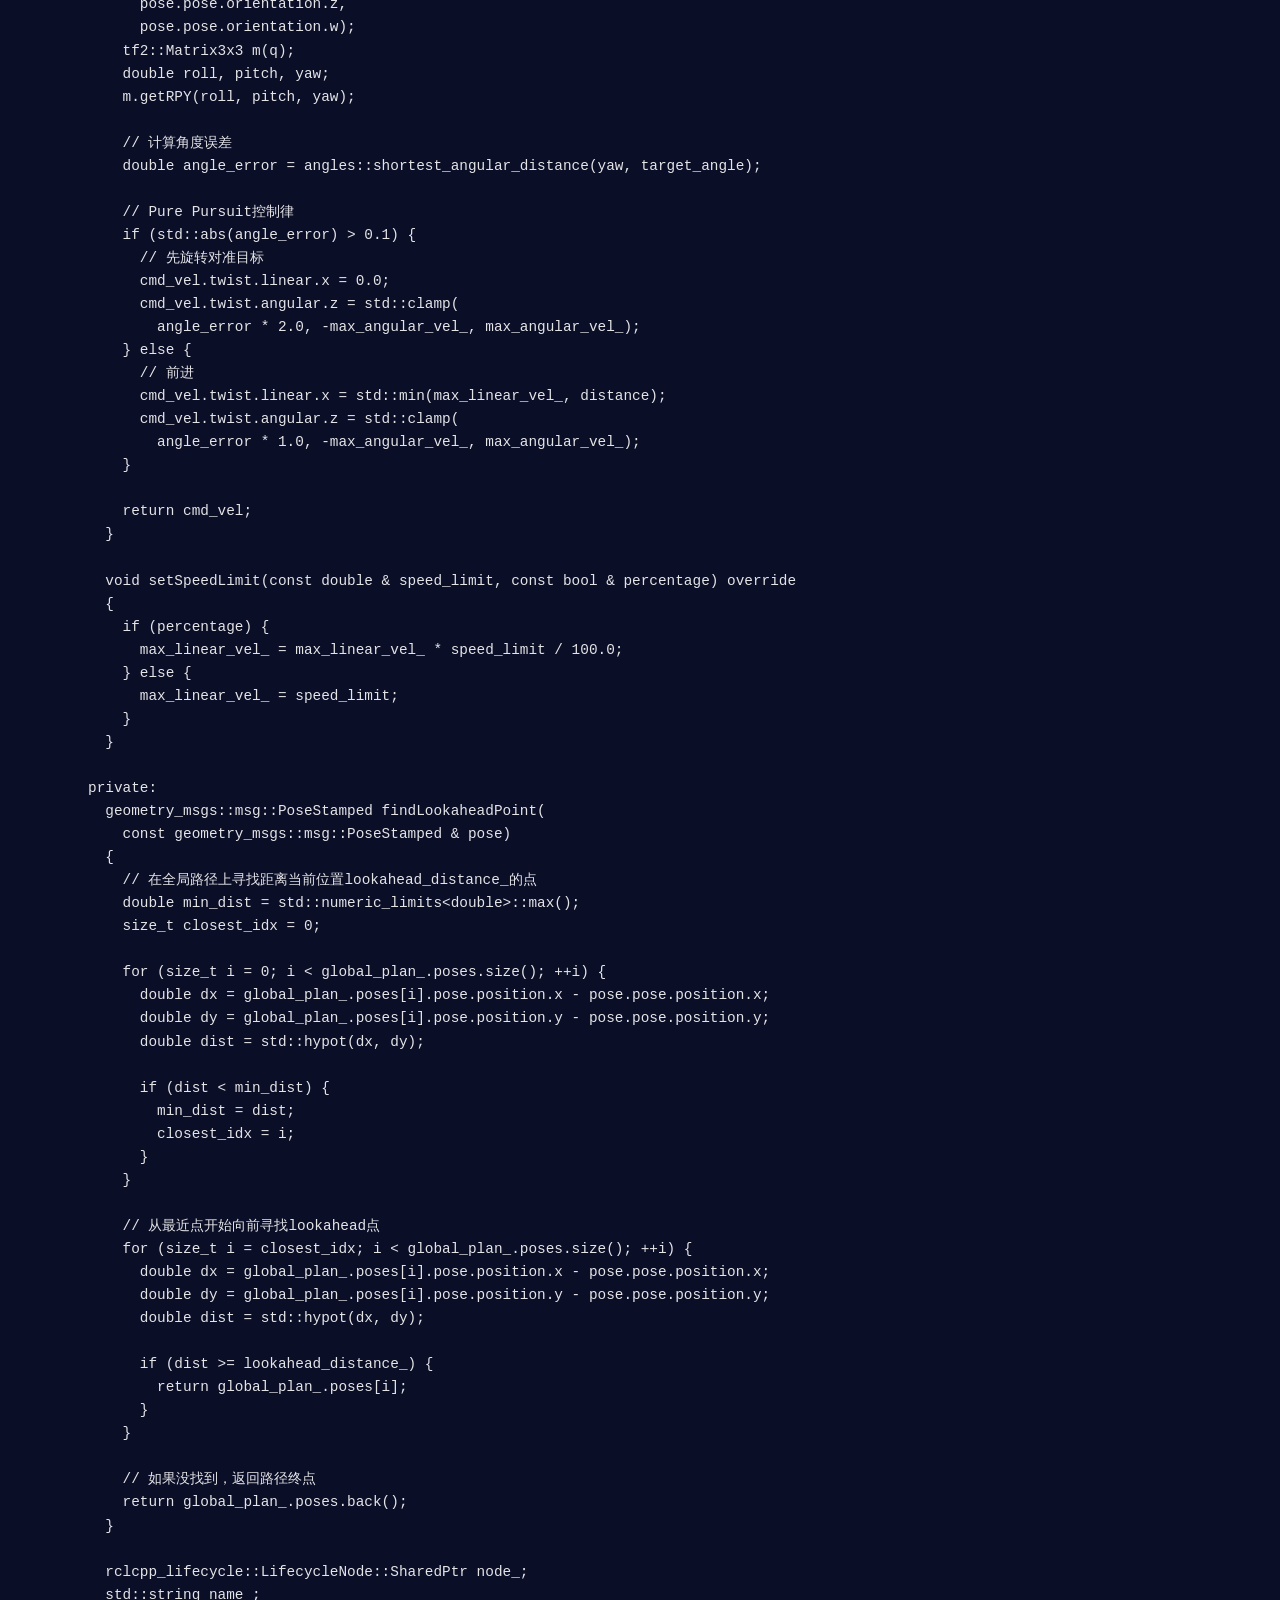
<file: posts/ros2-nav2-guide.html>
<!DOCTYPE html>
<html lang="zh-CN">
<head>
    <meta charset="UTF-8">
    <meta name="viewport" content="width=device-width, initial-scale=1.0">
    <meta name="description" content="深入解析ROS2导航框架Nav2的架构设计、核心插件、自定义规划器开发以及仿真环境搭建，帮助开发者快速掌握Nav2的使用和定制">
    <meta name="keywords" content="ROS2, Nav2, 导航框架, 路径规划, 行为树, 插件开发">
    <title>ROS2 Navigation Stack深度解析 - SongQ-Young</title>
    <link rel="stylesheet" href="../css/style.css">
</head>
<body>
    <!-- 导航栏 -->
    <nav class="navbar">
        <div class="nav-container">
            <a href="../index.html" class="nav-brand">SongQ-Young</a>
            <ul class="nav-menu">
                <li><a href="../index.html" class="nav-link">首页</a></li>
                <li><a href="../projects.html" class="nav-link">项目</a></li>
                <li><a href="../archive.html" class="nav-link">归档</a></li>
                <li><a href="../tags.html" class="nav-link">标签</a></li>
                <li><a href="../about.html" class="nav-link">关于</a></li>
                <li><button id="theme-toggle" class="theme-toggle">🌙 深色</button></li>
            </ul>
            <button class="mobile-menu-btn">☰</button>
        </div>
    </nav>

    <!-- 文章内容 -->
    <article class="container">
        <header class="post-header">
            <h1>ROS2 Navigation Stack深度解析</h1>
            <div class="post-meta">
                <span class="post-date">📅 2024-10-30</span>
                <span class="post-author">✍️ SongQ-Young</span>
                <span class="post-category">🏷️ 导航框架</span>
            </div>
            <div class="tags">
                <span class="tag">ROS2</span>
                <span class="tag">导航</span>
                <span class="tag">框架</span>
            </div>
        </header>

        <section class="post-content">
            <h2>1. 引言</h2>
            <p>
                ROS2 Navigation Stack（Nav2）是ROS2生态系统中用于移动机器人自主导航的核心框架。相比ROS1的导航栈，Nav2在架构设计、插件系统、行为树集成等方面进行了全面升级。本文将深入解析Nav2的架构设计、核心组件、插件开发以及实战应用，帮助开发者快速掌握Nav2的使用和定制。
            </p>
            <p>
                Nav2基于行为树（Behavior Tree）架构，提供了高度模块化和可扩展的导航能力。无论是简单的点到点导航，还是复杂的多目标任务规划，Nav2都能提供强大的支持。
            </p>

            <h2>2. Nav2架构概览</h2>
            <h3>2.1 核心组件</h3>
            <p>
                Nav2由多个功能模块组成，每个模块负责特定的导航任务：
            </p>
            <ul>
                <li><strong>BT Navigator</strong>: 基于行为树的任务管理器，协调各个导航模块</li>
                <li><strong>Planner Server</strong>: 全局路径规划服务，生成从起点到终点的全局路径</li>
                <li><strong>Controller Server</strong>: 局部路径跟踪控制器，实时跟踪全局路径</li>
                <li><strong>Recovery Server</strong>: 恢复行为管理器，处理机器人被困等异常情况</li>
                <li><strong>Waypoint Follower</strong>: 路点跟随器，支持多目标点导航</li>
                <li><strong>Lifecycle Manager</strong>: 生命周期管理器，管理所有导航节点的启动和关闭</li>
                <li><strong>AMCL</strong>: 自适应蒙特卡洛定位算法，用于机器人定位</li>
                <li><strong>Map Server</strong>: 地图服务器，提供静态地图数据</li>
                <li><strong>Costmap 2D</strong>: 代价地图生成器，融合多种传感器数据</li>
            </ul>

            <h3>2.2 系统架构图</h3>
            <pre><code class="language-text">┌─────────────────────────────────────────────────────────┐
│                    BT Navigator                         │
│                  (Behavior Tree)                        │
└─────────────────────┬───────────────────────────────────┘
                      │
        ┌─────────────┼─────────────┐
        │             │             │
    ┌───▼────┐   ┌───▼────┐   ┌───▼────┐
    │Planner │   │Control │   │Recovery│
    │Server  │   │Server  │   │Server  │
    └───┬────┘   └───┬────┘   └───┬────┘
        │            │            │
    ┌───▼────────────▼────────────▼────┐
    │       Costmap 2D (Local/Global)  │
    └───────────┬──────────────────────┘
                │
        ┌───────┴───────┐
    ┌───▼────┐      ┌───▼────┐
    │  AMCL  │      │  Map   │
    │(定位)  │      │ Server │
    └────────┘      └────────┘
</code></pre>

            <h3>2.3 插件架构</h3>
            <p>
                Nav2采用插件化设计，支持动态加载不同的算法实现：
            </p>
            <pre><code class="language-yaml"># nav2_params.yaml 插件配置示例
planner_server:
  ros__parameters:
    expected_planner_frequency: 20.0
    planner_plugins: ["GridBased"]
    GridBased:
      plugin: "nav2_navfn_planner/NavfnPlanner"
      tolerance: 0.5
      use_astar: true
      allow_unknown: true

controller_server:
  ros__parameters:
    controller_frequency: 20.0
    controller_plugins: ["FollowPath"]
    FollowPath:
      plugin: "dwb_core::DWBLocalPlanner"
      min_vel_x: 0.0
      max_vel_x: 0.5
      max_vel_theta: 1.0
      min_speed_xy: 0.0
      max_speed_xy: 0.5
      acc_lim_x: 2.5
      acc_lim_theta: 3.2
      decel_lim_x: -2.5
      decel_lim_theta: -3.2
</code></pre>

            <h2>3. 行为树（Behavior Tree）</h2>
            <h3>3.1 行为树基础</h3>
            <p>
                Nav2使用BehaviorTree.CPP库实现行为树功能。行为树是一种层次化的任务控制结构，由不同类型的节点组成：
            </p>
            <ul>
                <li><strong>Action节点</strong>: 执行具体动作（如规划路径、移动机器人）</li>
                <li><strong>Condition节点</strong>: 判断条件（如目标是否到达、路径是否有效）</li>
                <li><strong>Control节点</strong>: 控制执行流程（Sequence、Fallback、Parallel等）</li>
                <li><strong>Decorator节点</strong>: 修饰子节点行为（如重试、超时控制）</li>
            </ul>

            <h3>3.2 默认导航行为树</h3>
            <p>
                Nav2提供了一个默认的导航行为树，实现了基本的导航流程：
            </p>
            <pre><code class="language-xml">&lt;!-- navigate_to_pose_w_replanning.xml --&gt;
&lt;root main_tree_to_execute="MainTree"&gt;
    &lt;BehaviorTree ID="MainTree"&gt;
        &lt;RecoveryNode number_of_retries="6" name="NavigateRecovery"&gt;
            &lt;PipelineSequence name="NavigateWithReplanning"&gt;
                &lt;RateController hz="1.0"&gt;
                    &lt;RecoveryNode number_of_retries="1" name="ComputePathToPose"&gt;
                        &lt;ComputePathToPose goal="{goal}" path="{path}" planner_id="GridBased"/&gt;
                        &lt;ClearEntireCostmap name="ClearGlobalCostmap-Context" service_name="global_costmap/clear_entirely_global_costmap"/&gt;
                    &lt;/RecoveryNode&gt;
                &lt;/RateController&gt;
                &lt;RecoveryNode number_of_retries="1" name="FollowPath"&gt;
                    &lt;FollowPath path="{path}" controller_id="FollowPath"/&gt;
                    &lt;ClearEntireCostmap name="ClearLocalCostmap-Context" service_name="local_costmap/clear_entirely_local_costmap"/&gt;
                &lt;/RecoveryNode&gt;
            &lt;/PipelineSequence&gt;
            &lt;RecoversSequence&gt;
                &lt;ClearEntireCostmap name="ClearLocalCostmap-Recovery" service_name="local_costmap/clear_entirely_local_costmap"/&gt;
                &lt;ClearEntireCostmap name="ClearGlobalCostmap-Recovery" service_name="global_costmap/clear_entirely_global_costmap"/&gt;
                &lt;Spin spin_dist="1.57"/&gt;
                &lt;Wait wait_duration="5"/&gt;
                &lt;BackUp backup_dist="0.30" backup_speed="0.05"/&gt;
            &lt;/RecoversSequence&gt;
        &lt;/RecoveryNode&gt;
    &lt;/BehaviorTree&gt;
&lt;/root&gt;
</code></pre>

            <h3>3.3 自定义行为树节点</h3>
            <p>
                创建自定义行为树节点的示例：
            </p>
            <pre><code class="language-cpp">// custom_action_node.hpp
#ifndef CUSTOM_ACTION_NODE_HPP_
#define CUSTOM_ACTION_NODE_HPP_

#include &lt;string&gt;
#include "rclcpp/rclcpp.hpp"
#include "behaviortree_cpp_v3/action_node.h"

namespace custom_bt_nodes
{

class CustomActionNode : public BT::ActionNodeBase
{
public:
  CustomActionNode(
    const std::string & xml_tag_name,
    const BT::NodeConfiguration & conf)
  : BT::ActionNodeBase(xml_tag_name, conf)
  {
    node_ = config().blackboard->get&lt;rclcpp::Node::SharedPtr&gt;("node");
  }

  static BT::PortsList providedPorts()
  {
    return {
      BT::InputPort&lt;std::string&gt;("input_param", "输入参数"),
      BT::OutputPort&lt;std::string&gt;("output_result", "输出结果")
    };
  }

  BT::NodeStatus tick() override
  {
    std::string input;
    if (!getInput&lt;std::string&gt;("input_param", input)) {
      RCLCPP_ERROR(node_->get_logger(), "输入参数缺失");
      return BT::NodeStatus::FAILURE;
    }

    // 执行自定义逻辑
    RCLCPP_INFO(node_->get_logger(), "执行自定义动作: %s", input.c_str());

    // 模拟处理
    std::string result = "处理结果: " + input;
    setOutput("output_result", result);

    return BT::NodeStatus::SUCCESS;
  }

  void halt() override
  {
    RCLCPP_INFO(node_->get_logger(), "中止自定义动作");
  }

private:
  rclcpp::Node::SharedPtr node_;
};

}  // namespace custom_bt_nodes

#endif  // CUSTOM_ACTION_NODE_HPP_
</code></pre>

            <h2>4. 全局路径规划器</h2>
            <h3>4.1 内置规划器</h3>
            <p>
                Nav2提供了多种全局路径规划算法：
            </p>
            <ul>
                <li><strong>NavFn Planner</strong>: 基于Dijkstra或A*算法的规划器</li>
                <li><strong>Smac Planner</strong>: 基于State Lattice的混合A*规划器，支持多种运动模型</li>
                <li><strong>Theta* Planner</strong>: 基于Theta*算法，生成更平滑的路径</li>
            </ul>

            <h3>4.2 Smac Planner配置</h3>
            <pre><code class="language-yaml">planner_server:
  ros__parameters:
    planner_plugins: ["SmacHybrid"]
    SmacHybrid:
      plugin: "nav2_smac_planner/SmacPlannerHybrid"
      tolerance: 0.5                    # 目标容差 (m)
      downsample_costmap: false         # 是否降采样代价地图
      downsampling_factor: 1            # 降采样因子
      allow_unknown: false              # 是否允许穿越未知区域
      max_iterations: 1000000           # 最大迭代次数
      max_planning_time: 5.0            # 最大规划时间 (s)
      motion_model_for_search: "DUBIN"  # 运动模型: DUBIN, REEDS_SHEPP, ACKERMANN
      angle_quantization_bins: 72       # 角度量化bins
      analytic_expansion_ratio: 3.5     # 解析扩展比率
      analytic_expansion_max_length: 3.0 # 解析扩展最大长度
      minimum_turning_radius: 0.4       # 最小转弯半径 (m)
      reverse_penalty: 2.0              # 倒车惩罚
      change_penalty: 0.05              # 方向改变惩罚
      non_straight_penalty: 1.05        # 非直线运动惩罚
      cost_penalty: 2.0                 # 代价惩罚系数
      retrospective_penalty: 0.015      # 回溯惩罚
      lookup_table_size: 20.0           # 查找表大小
      cache_obstacle_heuristic: false   # 是否缓存障碍物启发式
      smooth_path: true                 # 是否平滑路径
      smoother:
        max_iterations: 1000
        w_smooth: 0.3
        w_data: 0.2
        tolerance: 1e-10
</code></pre>

            <h3>4.3 自定义规划器插件</h3>
            <pre><code class="language-cpp">// custom_planner.hpp
#ifndef CUSTOM_PLANNER_HPP_
#define CUSTOM_PLANNER_HPP_

#include "rclcpp/rclcpp.hpp"
#include "nav2_core/global_planner.hpp"
#include "nav_msgs/msg/path.hpp"
#include "geometry_msgs/msg/pose_stamped.hpp"

namespace custom_planner
{

class CustomPlanner : public nav2_core::GlobalPlanner
{
public:
  CustomPlanner() = default;
  ~CustomPlanner() override = default;

  // 配置插件
  void configure(
    const rclcpp_lifecycle::LifecycleNode::WeakPtr & parent,
    std::string name,
    std::shared_ptr&lt;tf2_ros::Buffer&gt; tf,
    std::shared_ptr&lt;nav2_costmap_2d::Costmap2DROS&gt; costmap_ros) override
  {
    node_ = parent.lock();
    name_ = name;
    tf_ = tf;
    costmap_ros_ = costmap_ros;
    costmap_ = costmap_ros_->getCostmap();

    RCLCPP_INFO(node_->get_logger(), "配置自定义规划器: %s", name_.c_str());

    // 声明和获取参数
    nav2_util::declare_parameter_if_not_declared(
      node_, name_ + ".interpolation_resolution", rclcpp::ParameterValue(0.1));
    node_->get_parameter(name_ + ".interpolation_resolution", interpolation_resolution_);
  }

  // 激活插件
  void activate() override
  {
    RCLCPP_INFO(node_->get_logger(), "激活自定义规划器");
  }

  // 失活插件
  void deactivate() override
  {
    RCLCPP_INFO(node_->get_logger(), "失活自定义规划器");
  }

  // 清理插件
  void cleanup() override
  {
    RCLCPP_INFO(node_->get_logger(), "清理自定义规划器");
  }

  // 创建规划路径
  nav_msgs::msg::Path createPlan(
    const geometry_msgs::msg::PoseStamped & start,
    const geometry_msgs::msg::PoseStamped & goal) override
  {
    RCLCPP_INFO(node_->get_logger(), "开始规划路径");

    nav_msgs::msg::Path path;
    path.header.frame_id = costmap_ros_->getGlobalFrameID();
    path.header.stamp = node_->now();

    // 实现自定义规划算法
    // 这里以直线插值为简单示例
    double dx = goal.pose.position.x - start.pose.position.x;
    double dy = goal.pose.position.y - start.pose.position.y;
    double distance = std::hypot(dx, dy);
    int num_points = static_cast&lt;int&gt;(distance / interpolation_resolution_);

    for (int i = 0; i &lt;= num_points; ++i) {
      double ratio = static_cast&lt;double&gt;(i) / num_points;
      geometry_msgs::msg::PoseStamped pose;
      pose.header = path.header;
      pose.pose.position.x = start.pose.position.x + dx * ratio;
      pose.pose.position.y = start.pose.position.y + dy * ratio;
      pose.pose.position.z = 0.0;
      pose.pose.orientation = goal.pose.orientation;

      // 检查是否碰撞
      unsigned int mx, my;
      if (costmap_-&gt;worldToMap(pose.pose.position.x, pose.pose.position.y, mx, my)) {
        if (costmap_-&gt;getCost(mx, my) &lt; nav2_costmap_2d::LETHAL_OBSTACLE) {
          path.poses.push_back(pose);
        } else {
          RCLCPP_WARN(node_->get_logger(), "路径点碰撞障碍物");
          return nav_msgs::msg::Path();  // 返回空路径
        }
      }
    }

    RCLCPP_INFO(node_->get_logger(), "规划完成，路径点数: %zu", path.poses.size());
    return path;
  }

private:
  rclcpp_lifecycle::LifecycleNode::SharedPtr node_;
  std::string name_;
  std::shared_ptr&lt;tf2_ros::Buffer&gt; tf_;
  std::shared_ptr&lt;nav2_costmap_2d::Costmap2DROS&gt; costmap_ros_;
  nav2_costmap_2d::Costmap2D * costmap_;
  double interpolation_resolution_;
};

}  // namespace custom_planner

#endif  // CUSTOM_PLANNER_HPP_
</code></pre>

            <h2>5. 局部控制器</h2>
            <h3>5.1 DWB控制器</h3>
            <p>
                Dynamic Window Approach (DWB) 是Nav2默认的局部控制器，通过采样速度空间来生成最优控制指令：
            </p>
            <pre><code class="language-yaml">controller_server:
  ros__parameters:
    controller_frequency: 20.0
    min_x_velocity_threshold: 0.001
    min_y_velocity_threshold: 0.5
    min_theta_velocity_threshold: 0.001
    failure_tolerance: 0.3
    progress_checker_plugin: "progress_checker"
    goal_checker_plugins: ["general_goal_checker"]
    controller_plugins: ["FollowPath"]

    # Progress checker parameters
    progress_checker:
      plugin: "nav2_controller::SimpleProgressChecker"
      required_movement_radius: 0.5
      movement_time_allowance: 10.0

    # Goal checker parameters
    general_goal_checker:
      stateful: True
      plugin: "nav2_controller::SimpleGoalChecker"
      xy_goal_tolerance: 0.25
      yaw_goal_tolerance: 0.25

    # DWB parameters
    FollowPath:
      plugin: "dwb_core::DWBLocalPlanner"
      debug_trajectory_details: True
      min_vel_x: 0.0
      min_vel_y: 0.0
      max_vel_x: 0.5
      max_vel_y: 0.0
      max_vel_theta: 1.0
      min_speed_xy: 0.0
      max_speed_xy: 0.5
      min_speed_theta: 0.0
      acc_lim_x: 2.5
      acc_lim_y: 0.0
      acc_lim_theta: 3.2
      decel_lim_x: -2.5
      decel_lim_y: 0.0
      decel_lim_theta: -3.2
      vx_samples: 20
      vy_samples: 5
      vtheta_samples: 20
      sim_time: 1.7
      linear_granularity: 0.05
      angular_granularity: 0.025
      transform_tolerance: 0.2
      xy_goal_tolerance: 0.25
      trans_stopped_velocity: 0.25
      short_circuit_trajectory_evaluation: True
      stateful: True
      critics: ["RotateToGoal", "Oscillation", "BaseObstacle", "GoalAlign", "PathAlign", "PathDist", "GoalDist"]
      BaseObstacle.scale: 0.02
      PathAlign.scale: 32.0
      PathAlign.forward_point_distance: 0.1
      GoalAlign.scale: 24.0
      GoalAlign.forward_point_distance: 0.1
      PathDist.scale: 32.0
      GoalDist.scale: 24.0
      RotateToGoal.scale: 32.0
      RotateToGoal.slowing_factor: 5.0
      RotateToGoal.lookahead_time: -1.0
</code></pre>

            <h3>5.2 Regulated Pure Pursuit控制器</h3>
            <p>
                Pure Pursuit是一种基于几何的路径跟踪算法，适合全向机器人和Ackermann转向机器人：
            </p>
            <pre><code class="language-yaml">controller_server:
  ros__parameters:
    controller_plugins: ["FollowPath"]
    FollowPath:
      plugin: "nav2_regulated_pure_pursuit_controller::RegulatedPurePursuitController"
      desired_linear_vel: 0.5
      lookahead_dist: 0.6
      min_lookahead_dist: 0.3
      max_lookahead_dist: 0.9
      lookahead_time: 1.5
      rotate_to_heading_angular_vel: 1.8
      transform_tolerance: 0.1
      use_velocity_scaled_lookahead_dist: false
      min_approach_linear_velocity: 0.05
      approach_velocity_scaling_dist: 0.6
      use_collision_detection: true
      max_allowed_time_to_collision_up_to_carrot: 1.0
      use_regulated_linear_velocity_scaling: true
      use_cost_regulated_linear_velocity_scaling: false
      regulated_linear_scaling_min_radius: 0.9
      regulated_linear_scaling_min_speed: 0.25
      use_rotate_to_heading: true
      allow_reversing: false
      rotate_to_heading_min_angle: 0.785
      max_angular_accel: 3.2
      max_robot_pose_search_dist: 10.0
      use_interpolation: false
</code></pre>

            <h3>5.3 自定义控制器插件</h3>
            <pre><code class="language-cpp">// custom_controller.hpp
#ifndef CUSTOM_CONTROLLER_HPP_
#define CUSTOM_CONTROLLER_HPP_

#include "rclcpp/rclcpp.hpp"
#include "nav2_core/controller.hpp"
#include "geometry_msgs/msg/twist.hpp"
#include "geometry_msgs/msg/pose_stamped.hpp"
#include "nav_msgs/msg/path.hpp"

namespace custom_controller
{

class CustomController : public nav2_core::Controller
{
public:
  CustomController() = default;
  ~CustomController() override = default;

  void configure(
    const rclcpp_lifecycle::LifecycleNode::WeakPtr & parent,
    std::string name,
    std::shared_ptr&lt;tf2_ros::Buffer&gt; tf,
    std::shared_ptr&lt;nav2_costmap_2d::Costmap2DROS&gt; costmap_ros) override
  {
    node_ = parent.lock();
    name_ = name;
    tf_ = tf;
    costmap_ros_ = costmap_ros;

    // 声明参数
    nav2_util::declare_parameter_if_not_declared(
      node_, name_ + ".max_linear_vel", rclcpp::ParameterValue(0.5));
    nav2_util::declare_parameter_if_not_declared(
      node_, name_ + ".max_angular_vel", rclcpp::ParameterValue(1.0));
    nav2_util::declare_parameter_if_not_declared(
      node_, name_ + ".lookahead_distance", rclcpp::ParameterValue(0.5));

    node_->get_parameter(name_ + ".max_linear_vel", max_linear_vel_);
    node_->get_parameter(name_ + ".max_angular_vel", max_angular_vel_);
    node_->get_parameter(name_ + ".lookahead_distance", lookahead_distance_);

    RCLCPP_INFO(node_->get_logger(), "配置自定义控制器: %s", name_.c_str());
  }

  void activate() override
  {
    RCLCPP_INFO(node_->get_logger(), "激活自定义控制器");
  }

  void deactivate() override
  {
    RCLCPP_INFO(node_->get_logger(), "失活自定义控制器");
  }

  void cleanup() override
  {
    RCLCPP_INFO(node_->get_logger(), "清理自定义控制器");
  }

  void setPlan(const nav_msgs::msg::Path & path) override
  {
    global_plan_ = path;
  }

  geometry_msgs::msg::TwistStamped computeVelocityCommands(
    const geometry_msgs::msg::PoseStamped & pose,
    const geometry_msgs::msg::Twist & velocity,
    nav2_core::GoalChecker * goal_checker) override
  {
    geometry_msgs::msg::TwistStamped cmd_vel;
    cmd_vel.header.frame_id = pose.header.frame_id;
    cmd_vel.header.stamp = node_->now();

    if (global_plan_.poses.empty()) {
      RCLCPP_WARN(node_->get_logger(), "全局路径为空");
      return cmd_vel;
    }

    // 寻找前视点
    geometry_msgs::msg::PoseStamped lookahead_point = findLookaheadPoint(pose);

    // 计算到前视点的距离和角度
    double dx = lookahead_point.pose.position.x - pose.pose.position.x;
    double dy = lookahead_point.pose.position.y - pose.pose.position.y;
    double distance = std::hypot(dx, dy);

    // 计算目标角度
    double target_angle = std::atan2(dy, dx);

    // 获取当前朝向
    tf2::Quaternion q(
      pose.pose.orientation.x,
      pose.pose.orientation.y,
      pose.pose.orientation.z,
      pose.pose.orientation.w);
    tf2::Matrix3x3 m(q);
    double roll, pitch, yaw;
    m.getRPY(roll, pitch, yaw);

    // 计算角度误差
    double angle_error = angles::shortest_angular_distance(yaw, target_angle);

    // Pure Pursuit控制律
    if (std::abs(angle_error) &gt; 0.1) {
      // 先旋转对准目标
      cmd_vel.twist.linear.x = 0.0;
      cmd_vel.twist.angular.z = std::clamp(
        angle_error * 2.0, -max_angular_vel_, max_angular_vel_);
    } else {
      // 前进
      cmd_vel.twist.linear.x = std::min(max_linear_vel_, distance);
      cmd_vel.twist.angular.z = std::clamp(
        angle_error * 1.0, -max_angular_vel_, max_angular_vel_);
    }

    return cmd_vel;
  }

  void setSpeedLimit(const double & speed_limit, const bool & percentage) override
  {
    if (percentage) {
      max_linear_vel_ = max_linear_vel_ * speed_limit / 100.0;
    } else {
      max_linear_vel_ = speed_limit;
    }
  }

private:
  geometry_msgs::msg::PoseStamped findLookaheadPoint(
    const geometry_msgs::msg::PoseStamped & pose)
  {
    // 在全局路径上寻找距离当前位置lookahead_distance_的点
    double min_dist = std::numeric_limits&lt;double&gt;::max();
    size_t closest_idx = 0;

    for (size_t i = 0; i &lt; global_plan_.poses.size(); ++i) {
      double dx = global_plan_.poses[i].pose.position.x - pose.pose.position.x;
      double dy = global_plan_.poses[i].pose.position.y - pose.pose.position.y;
      double dist = std::hypot(dx, dy);

      if (dist &lt; min_dist) {
        min_dist = dist;
        closest_idx = i;
      }
    }

    // 从最近点开始向前寻找lookahead点
    for (size_t i = closest_idx; i &lt; global_plan_.poses.size(); ++i) {
      double dx = global_plan_.poses[i].pose.position.x - pose.pose.position.x;
      double dy = global_plan_.poses[i].pose.position.y - pose.pose.position.y;
      double dist = std::hypot(dx, dy);

      if (dist &gt;= lookahead_distance_) {
        return global_plan_.poses[i];
      }
    }

    // 如果没找到，返回路径终点
    return global_plan_.poses.back();
  }

  rclcpp_lifecycle::LifecycleNode::SharedPtr node_;
  std::string name_;
  std::shared_ptr&lt;tf2_ros::Buffer&gt; tf_;
  std::shared_ptr&lt;nav2_costmap_2d::Costmap2DROS&gt; costmap_ros_;
  nav_msgs::msg::Path global_plan_;

  double max_linear_vel_;
  double max_angular_vel_;
  double lookahead_distance_;
};

}  // namespace custom_controller

#endif  // CUSTOM_CONTROLLER_HPP_
</code></pre>

            <h2>6. 自定义插件开发</h2>
            <h3>6.1 插件导出配置</h3>
            <p>
                创建pluginlib描述文件，让Nav2能够发现和加载你的插件：
            </p>
            <pre><code class="language-xml">&lt;!-- custom_nav2_plugins.xml --&gt;
&lt;library path="custom_nav2_plugins"&gt;
  &lt;class type="custom_planner::CustomPlanner" base_class_type="nav2_core::GlobalPlanner"&gt;
    &lt;description&gt;自定义全局路径规划器&lt;/description&gt;
  &lt;/class&gt;

  &lt;class type="custom_controller::CustomController" base_class_type="nav2_core::Controller"&gt;
    &lt;description&gt;自定义局部控制器&lt;/description&gt;
  &lt;/class&gt;

  &lt;class type="custom_bt_nodes::CustomActionNode" base_class_type="BT::ActionNodeBase"&gt;
    &lt;description&gt;自定义行为树动作节点&lt;/description&gt;
  &lt;/class&gt;
&lt;/library&gt;
</code></pre>

            <h3>6.2 CMakeLists.txt配置</h3>
            <pre><code class="language-cmake">cmake_minimum_required(VERSION 3.5)
project(custom_nav2_plugins)

# 查找依赖
find_package(ament_cmake REQUIRED)
find_package(rclcpp REQUIRED)
find_package(rclcpp_lifecycle REQUIRED)
find_package(nav2_core REQUIRED)
find_package(nav2_costmap_2d REQUIRED)
find_package(nav2_util REQUIRED)
find_package(nav_msgs REQUIRED)
find_package(geometry_msgs REQUIRED)
find_package(tf2_ros REQUIRED)
find_package(pluginlib REQUIRED)
find_package(behaviortree_cpp_v3 REQUIRED)

set(dependencies
  rclcpp
  rclcpp_lifecycle
  nav2_core
  nav2_costmap_2d
  nav2_util
  nav_msgs
  geometry_msgs
  tf2_ros
  pluginlib
  behaviortree_cpp_v3
)

# 创建插件库
add_library(${PROJECT_NAME} SHARED
  src/custom_planner.cpp
  src/custom_controller.cpp
  src/custom_action_node.cpp
)

target_include_directories(${PROJECT_NAME}
  PUBLIC
    $<BUILD_INTERFACE:${CMAKE_CURRENT_SOURCE_DIR}/include>
    $<INSTALL_INTERFACE:include>
)

ament_target_dependencies(${PROJECT_NAME} ${dependencies})

# 安装
install(TARGETS ${PROJECT_NAME}
  ARCHIVE DESTINATION lib
  LIBRARY DESTINATION lib
  RUNTIME DESTINATION bin
)

install(DIRECTORY include/
  DESTINATION include/
)

install(FILES custom_nav2_plugins.xml
  DESTINATION share/${PROJECT_NAME}
)

# 导出插件
pluginlib_export_plugin_description_file(nav2_core custom_nav2_plugins.xml)
pluginlib_export_plugin_description_file(behaviortree_cpp_v3 custom_nav2_plugins.xml)

ament_export_include_directories(include)
ament_export_libraries(${PROJECT_NAME})
ament_export_dependencies(${dependencies})

ament_package()
</code></pre>

            <h3>6.3 package.xml配置</h3>
            <pre><code class="language-xml">&lt;?xml version="1.0"?&gt;
&lt;?xml-model href="http://download.ros.org/schema/package_format3.xsd" schematypens="http://www.w3.org/2001/XMLSchema"?&gt;
&lt;package format="3"&gt;
  &lt;name&gt;custom_nav2_plugins&lt;/name&gt;
  &lt;version&gt;1.0.0&lt;/version&gt;
  &lt;description&gt;自定义Nav2插件包&lt;/description&gt;
  &lt;maintainer email="your@email.com"&gt;Your Name&lt;/maintainer&gt;
  &lt;license&gt;Apache-2.0&lt;/license&gt;

  &lt;buildtool_depend&gt;ament_cmake&lt;/buildtool_depend&gt;

  &lt;depend&gt;rclcpp&lt;/depend&gt;
  &lt;depend&gt;rclcpp_lifecycle&lt;/depend&gt;
  &lt;depend&gt;nav2_core&lt;/depend&gt;
  &lt;depend&gt;nav2_costmap_2d&lt;/depend&gt;
  &lt;depend&gt;nav2_util&lt;/depend&gt;
  &lt;depend&gt;nav_msgs&lt;/depend&gt;
  &lt;depend&gt;geometry_msgs&lt;/depend&gt;
  &lt;depend&gt;tf2_ros&lt;/depend&gt;
  &lt;depend&gt;pluginlib&lt;/depend&gt;
  &lt;depend&gt;behaviortree_cpp_v3&lt;/depend&gt;

  &lt;export&gt;
    &lt;build_type&gt;ament_cmake&lt;/build_type&gt;
    &lt;nav2_core plugin="${prefix}/custom_nav2_plugins.xml"/&gt;
    &lt;behaviortree_cpp_v3 plugin="${prefix}/custom_nav2_plugins.xml"/&gt;
  &lt;/export&gt;
&lt;/package&gt;
</code></pre>

            <h2>7. Gazebo仿真环境搭建</h2>
            <h3>7.1 仿真环境配置</h3>
            <p>
                创建完整的Gazebo仿真环境来测试Nav2导航功能：
            </p>
            <pre><code class="language-xml">&lt;!-- turtlebot3_world.launch.py --&gt;
import os
from ament_index_python.packages import get_package_share_directory
from launch import LaunchDescription
from launch.actions import IncludeLaunchDescription
from launch.launch_description_sources import PythonLaunchDescriptionSource
from launch.substitutions import LaunchConfiguration
from launch_ros.actions import Node

def generate_launch_description():
    # 获取包路径
    pkg_gazebo_ros = get_package_share_directory('gazebo_ros')
    pkg_turtlebot3_gazebo = get_package_share_directory('turtlebot3_gazebo')

    # World文件路径
    world = os.path.join(
        pkg_turtlebot3_gazebo,
        'worlds',
        'turtlebot3_world.world'
    )

    # Gazebo服务器
    gzserver_cmd = IncludeLaunchDescription(
        PythonLaunchDescriptionSource(
            os.path.join(pkg_gazebo_ros, 'launch', 'gzserver.launch.py')
        ),
        launch_arguments={'world': world}.items()
    )

    # Gazebo客户端
    gzclient_cmd = IncludeLaunchDescription(
        PythonLaunchDescriptionSource(
            os.path.join(pkg_gazebo_ros, 'launch', 'gzclient.launch.py')
        )
    )

    # 机器人状态发布
    robot_state_publisher_cmd = Node(
        package='robot_state_publisher',
        executable='robot_state_publisher',
        name='robot_state_publisher',
        output='screen',
        parameters=[{'use_sim_time': True}]
    )

    # 生成机器人
    spawn_turtlebot_cmd = Node(
        package='gazebo_ros',
        executable='spawn_entity.py',
        arguments=[
            '-entity', 'turtlebot3',
            '-topic', 'robot_description',
            '-x', '0.0',
            '-y', '0.0',
            '-z', '0.01'
        ],
        output='screen'
    )

    ld = LaunchDescription()
    ld.add_action(gzserver_cmd)
    ld.add_action(gzclient_cmd)
    ld.add_action(robot_state_publisher_cmd)
    ld.add_action(spawn_turtlebot_cmd)

    return ld
</code></pre>

            <h3>7.2 Nav2启动配置</h3>
            <pre><code class="language-python"># nav2_launch.py
import os
from ament_index_python.packages import get_package_share_directory
from launch import LaunchDescription
from launch.actions import DeclareLaunchArgument, IncludeLaunchDescription
from launch.launch_description_sources import PythonLaunchDescriptionSource
from launch.substitutions import LaunchConfiguration
from launch_ros.actions import Node
from nav2_common.launch import RewrittenYaml

def generate_launch_description():
    # 获取包路径
    bringup_dir = get_package_share_directory('nav2_bringup')

    # 声明参数
    namespace = LaunchConfiguration('namespace')
    use_sim_time = LaunchConfiguration('use_sim_time')
    autostart = LaunchConfiguration('autostart')
    params_file = LaunchConfiguration('params_file')
    map_yaml_file = LaunchConfiguration('map')

    # 参数声明
    declare_namespace_cmd = DeclareLaunchArgument(
        'namespace',
        default_value='',
        description='顶层命名空间')

    declare_use_sim_time_cmd = DeclareLaunchArgument(
        'use_sim_time',
        default_value='true',
        description='使用仿真时间')

    declare_autostart_cmd = DeclareLaunchArgument(
        'autostart',
        default_value='true',
        description='自动启动生命周期节点')

    declare_params_file_cmd = DeclareLaunchArgument(
        'params_file',
        default_value=os.path.join(bringup_dir, 'params', 'nav2_params.yaml'),
        description='Nav2参数文件完整路径')

    declare_map_yaml_cmd = DeclareLaunchArgument(
        'map',
        default_value=os.path.join(bringup_dir, 'maps', 'map.yaml'),
        description='地图文件完整路径')

    # Map Server
    start_map_server_cmd = Node(
        package='nav2_map_server',
        executable='map_server',
        name='map_server',
        output='screen',
        parameters=[{'use_sim_time': use_sim_time},
                    {'yaml_filename': map_yaml_file}])

    # AMCL
    start_amcl_cmd = Node(
        package='nav2_amcl',
        executable='amcl',
        name='amcl',
        output='screen',
        parameters=[params_file,
                    {'use_sim_time': use_sim_time}])

    # Controller Server
    start_controller_server_cmd = Node(
        package='nav2_controller',
        executable='controller_server',
        name='controller_server',
        output='screen',
        parameters=[params_file,
                    {'use_sim_time': use_sim_time}])

    # Planner Server
    start_planner_server_cmd = Node(
        package='nav2_planner',
        executable='planner_server',
        name='planner_server',
        output='screen',
        parameters=[params_file,
                    {'use_sim_time': use_sim_time}])

    # Recovery Server
    start_recovery_server_cmd = Node(
        package='nav2_recoveries',
        executable='recoveries_server',
        name='recoveries_server',
        output='screen',
        parameters=[params_file,
                    {'use_sim_time': use_sim_time}])

    # BT Navigator
    start_bt_navigator_cmd = Node(
        package='nav2_bt_navigator',
        executable='bt_navigator',
        name='bt_navigator',
        output='screen',
        parameters=[params_file,
                    {'use_sim_time': use_sim_time}])

    # Waypoint Follower
    start_waypoint_follower_cmd = Node(
        package='nav2_waypoint_follower',
        executable='waypoint_follower',
        name='waypoint_follower',
        output='screen',
        parameters=[params_file,
                    {'use_sim_time': use_sim_time}])

    # Lifecycle Manager
    start_lifecycle_manager_cmd = Node(
        package='nav2_lifecycle_manager',
        executable='lifecycle_manager',
        name='lifecycle_manager_navigation',
        output='screen',
        parameters=[{'use_sim_time': use_sim_time},
                    {'autostart': autostart},
                    {'node_names': ['map_server',
                                    'amcl',
                                    'controller_server',
                                    'planner_server',
                                    'recoveries_server',
                                    'bt_navigator',
                                    'waypoint_follower']}])

    # RViz
    start_rviz_cmd = Node(
        package='rviz2',
        executable='rviz2',
        name='rviz2',
        arguments=['-d', os.path.join(bringup_dir, 'rviz', 'nav2_default_view.rviz')],
        parameters=[{'use_sim_time': use_sim_time}],
        output='screen')

    ld = LaunchDescription()

    # 声明参数
    ld.add_action(declare_namespace_cmd)
    ld.add_action(declare_use_sim_time_cmd)
    ld.add_action(declare_autostart_cmd)
    ld.add_action(declare_params_file_cmd)
    ld.add_action(declare_map_yaml_cmd)

    # 启动节点
    ld.add_action(start_map_server_cmd)
    ld.add_action(start_amcl_cmd)
    ld.add_action(start_controller_server_cmd)
    ld.add_action(start_planner_server_cmd)
    ld.add_action(start_recovery_server_cmd)
    ld.add_action(start_bt_navigator_cmd)
    ld.add_action(start_waypoint_follower_cmd)
    ld.add_action(start_lifecycle_manager_cmd)
    ld.add_action(start_rviz_cmd)

    return ld
</code></pre>

            <h3>7.3 启动仿真测试</h3>
            <pre><code class="language-bash"># 1. 启动Gazebo仿真环境
ros2 launch turtlebot3_gazebo turtlebot3_world.launch.py

# 2. 启动Nav2导航栈
ros2 launch nav2_bringup bringup_launch.py use_sim_time:=True

# 3. 发送导航目标（通过命令行）
ros2 action send_goal /navigate_to_pose nav2_msgs/action/NavigateToPose \
  "{pose: {header: {frame_id: 'map'}, \
           pose: {position: {x: 2.0, y: 2.0, z: 0.0}, \
                  orientation: {x: 0.0, y: 0.0, z: 0.0, w: 1.0}}}}"

# 4. 发送多个路点
ros2 action send_goal /follow_waypoints nav2_msgs/action/FollowWaypoints \
  "{poses: [{header: {frame_id: 'map'}, \
             pose: {position: {x: 1.0, y: 1.0, z: 0.0}}}, \
            {header: {frame_id: 'map'}, \
             pose: {position: {x: 2.0, y: 2.0, z: 0.0}}}]}"

# 5. 查看Nav2节点状态
ros2 node list
ros2 topic list
ros2 service list
</code></pre>

            <h2>8. 代价地图配置</h2>
            <h3>8.1 全局代价地图</h3>
            <pre><code class="language-yaml">global_costmap:
  global_costmap:
    ros__parameters:
      update_frequency: 1.0
      publish_frequency: 1.0
      global_frame: map
      robot_base_frame: base_link
      use_sim_time: True
      robot_radius: 0.22
      resolution: 0.05
      track_unknown_space: true
      plugins: ["static_layer", "obstacle_layer", "inflation_layer"]

      static_layer:
        plugin: "nav2_costmap_2d::StaticLayer"
        map_subscribe_transient_local: True

      obstacle_layer:
        plugin: "nav2_costmap_2d::ObstacleLayer"
        enabled: True
        observation_sources: scan
        scan:
          topic: /scan
          max_obstacle_height: 2.0
          clearing: True
          marking: True
          data_type: "LaserScan"
          raytrace_max_range: 3.0
          raytrace_min_range: 0.0
          obstacle_max_range: 2.5
          obstacle_min_range: 0.0

      inflation_layer:
        plugin: "nav2_costmap_2d::InflationLayer"
        cost_scaling_factor: 3.0
        inflation_radius: 0.55

      always_send_full_costmap: True
</code></pre>

            <h3>8.2 局部代价地图</h3>
            <pre><code class="language-yaml">local_costmap:
  local_costmap:
    ros__parameters:
      update_frequency: 5.0
      publish_frequency: 2.0
      global_frame: odom
      robot_base_frame: base_link
      use_sim_time: True
      rolling_window: true
      width: 3
      height: 3
      resolution: 0.05
      robot_radius: 0.22
      plugins: ["voxel_layer", "inflation_layer"]

      voxel_layer:
        plugin: "nav2_costmap_2d::VoxelLayer"
        enabled: True
        publish_voxel_map: True
        origin_z: 0.0
        z_resolution: 0.05
        z_voxels: 16
        max_obstacle_height: 2.0
        mark_threshold: 0
        observation_sources: scan
        scan:
          topic: /scan
          max_obstacle_height: 2.0
          clearing: True
          marking: True
          data_type: "LaserScan"
          raytrace_max_range: 3.0
          raytrace_min_range: 0.0
          obstacle_max_range: 2.5
          obstacle_min_range: 0.0

      inflation_layer:
        plugin: "nav2_costmap_2d::InflationLayer"
        cost_scaling_factor: 3.0
        inflation_radius: 0.55

      always_send_full_costmap: True
</code></pre>

            <h2>9. 性能调优建议</h2>
            <h3>9.1 规划器性能优化</h3>
            <ul>
                <li><strong>降低地图分辨率</strong>: 在保证精度的前提下，使用0.05-0.1m的分辨率</li>
                <li><strong>限制规划时间</strong>: 设置合理的max_planning_time，避免规划阻塞</li>
                <li><strong>使用加权A*</strong>: 通过调整启发式权重加快搜索速度</li>
                <li><strong>启用路径缓存</strong>: 对于静态环境，可以缓存已规划路径</li>
            </ul>

            <h3>9.2 控制器性能优化</h3>
            <ul>
                <li><strong>调整控制频率</strong>: 根据机器人动力学性能设置合适的控制频率（通常20-50Hz）</li>
                <li><strong>速度采样优化</strong>: 减少vx_samples和vtheta_samples降低计算量</li>
                <li><strong>轨迹仿真时间</strong>: sim_time不宜过长，1.0-2.0秒为宜</li>
                <li><strong>critic权重调整</strong>: 根据实际场景调整各个critic的权重</li>
            </ul>

            <h3>9.3 代价地图优化</h3>
            <ul>
                <li><strong>更新频率</strong>: 全局代价地图1Hz，局部代价地图5-10Hz</li>
                <li><strong>地图尺寸</strong>: 局部代价地图不宜过大，3x3米到5x5米</li>
                <li><strong>传感器融合</strong>: 合理配置不同传感器的观测距离和权重</li>
                <li><strong>膨胀半径</strong>: 根据机器人尺寸设置合适的膨胀半径</li>
            </ul>

            <h2>10. 总结与展望</h2>
            <p>
                本文深入介绍了ROS2 Navigation Stack（Nav2）的架构设计、核心组件以及实践应用。通过学习本文，你应该掌握了：
            </p>
            <ul>
                <li>✅ Nav2的整体架构和各个模块的功能</li>
                <li>✅ 行为树在Nav2中的应用和自定义节点开发</li>
                <li>✅ 全局规划器和局部控制器的工作原理</li>
                <li>✅ 如何开发自定义的规划器和控制器插件</li>
                <li>✅ Gazebo仿真环境的搭建和测试</li>
                <li>✅ 代价地图的配置和性能调优技巧</li>
            </ul>

            <p>
                Nav2作为ROS2生态中最重要的导航框架，具有高度的灵活性和可扩展性。相比ROS1的导航栈，Nav2在以下方面有显著提升：
            </p>
            <ul>
                <li><strong>架构升级</strong>: 基于行为树的任务管理，支持更复杂的导航逻辑</li>
                <li><strong>插件系统</strong>: 完善的插件机制，方便算法替换和扩展</li>
                <li><strong>性能优化</strong>: 利用ROS2的DDS通信，提供更好的实时性</li>
                <li><strong>生命周期管理</strong>: 统一的节点生命周期管理，更可靠的启停控制</li>
            </ul>

            <p>
                未来的研究方向包括：
            </p>
            <ul>
                <li>深度学习与传统算法的融合（如学习型规划器）</li>
                <li>多机器人协同导航</li>
                <li>动态环境下的社交感知导航</li>
                <li>3D导航和多层地图支持</li>
                <li>语义导航（基于物体和场景理解的导航）</li>
            </ul>

            <h2>11. 参考资料</h2>
            <ul>
                <li>Nav2 Official Documentation: <a href="https://navigation.ros.org/" target="_blank">https://navigation.ros.org/</a></li>
                <li>ROS2 Design Patterns and Best Practices</li>
                <li>BehaviorTree.CPP Documentation: <a href="https://www.behaviortree.dev/" target="_blank">https://www.behaviortree.dev/</a></li>
                <li>Costmap 2D Package Documentation</li>
                <li>Dynamic Window Approach (DWB) Controller</li>
                <li>Smac Planner: A Hybrid A* Planner for Nav2</li>
            </ul>
        </section>

        <div class="post-footer">
            <div class="post-tags">
                <span class="tag">ROS2</span>
                <span class="tag">导航</span>
                <span class="tag">框架</span>
                <span class="tag">Nav2</span>
                <span class="tag">自主导航</span>
            </div>
            <div class="post-nav">
                <a href="../index.html" class="btn-back">← 返回首页</a>
            </div>
        </div>
    </article>

    <!-- 返回顶部按钮 -->
    <button id="back-to-top" class="back-to-top">↑</button>

    <!-- JavaScript -->
    <script src="../js/main.js"></script>
</body>
</html>
</file>
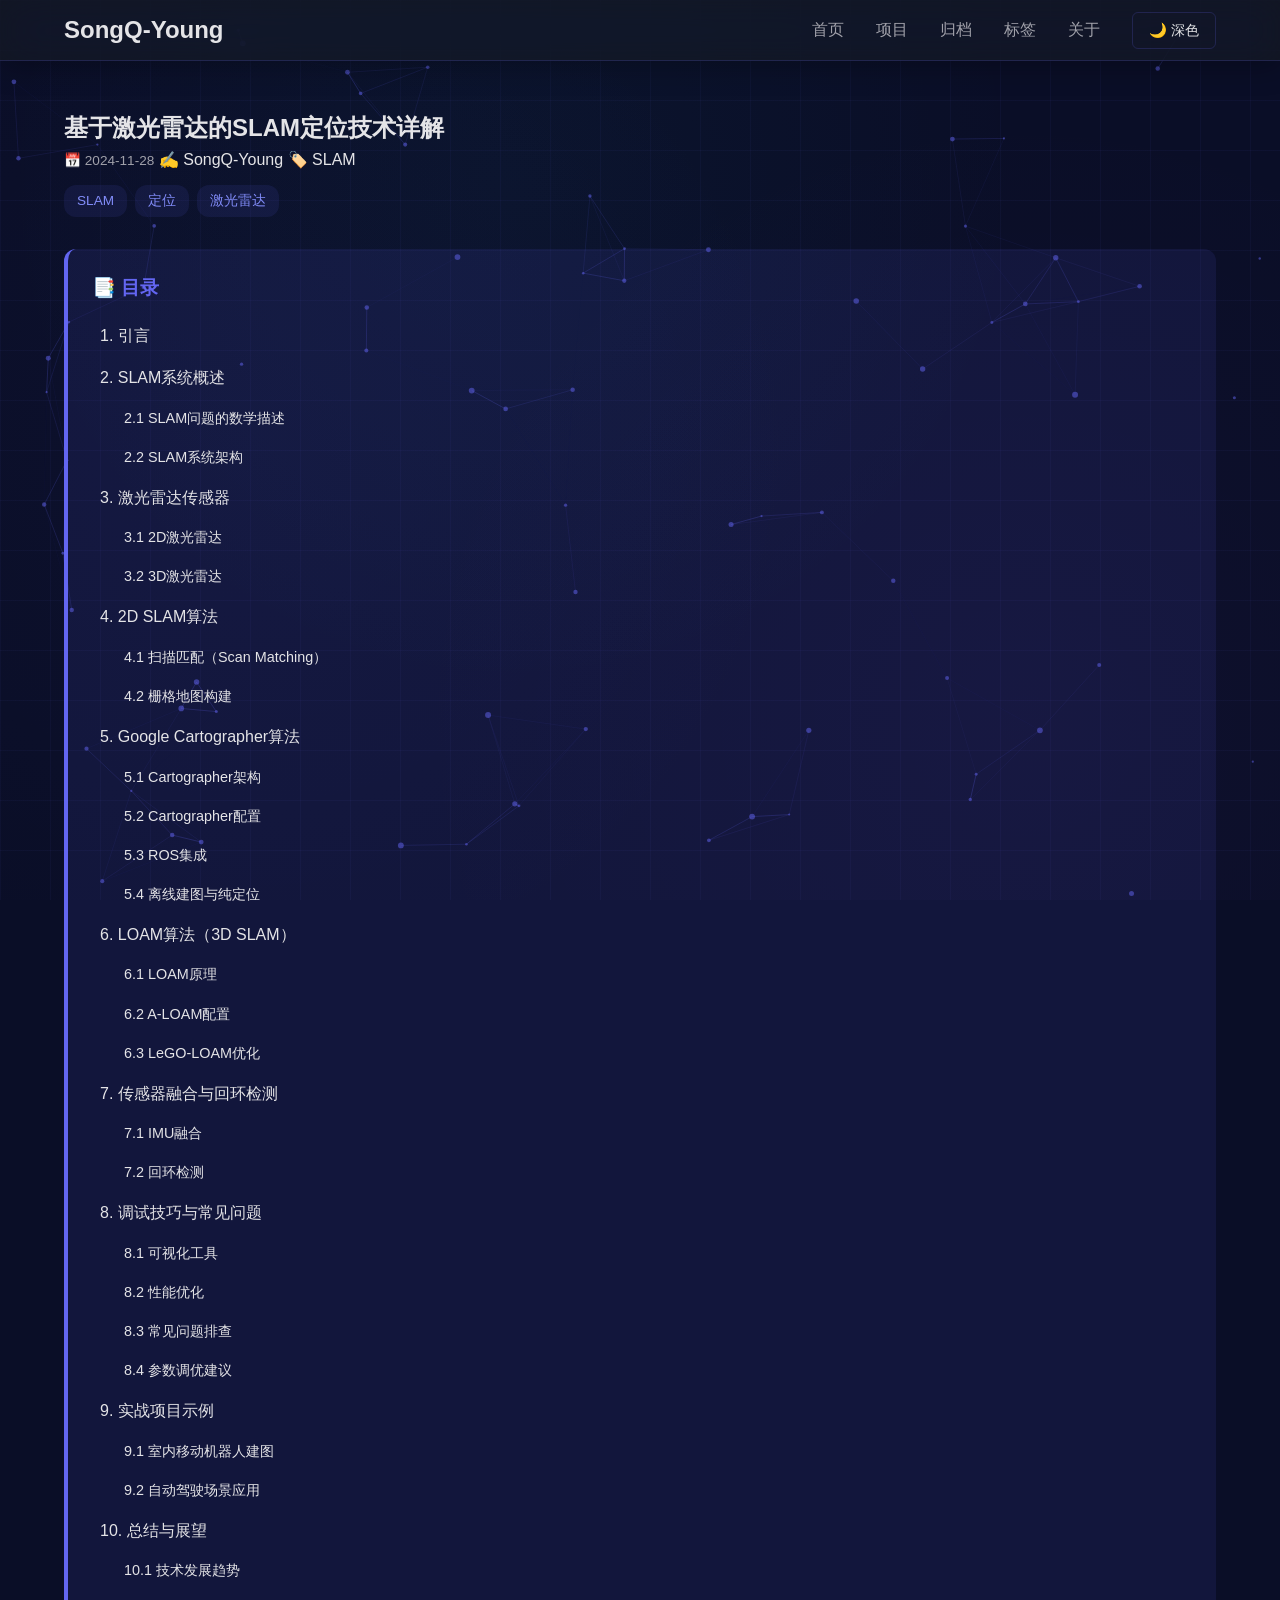
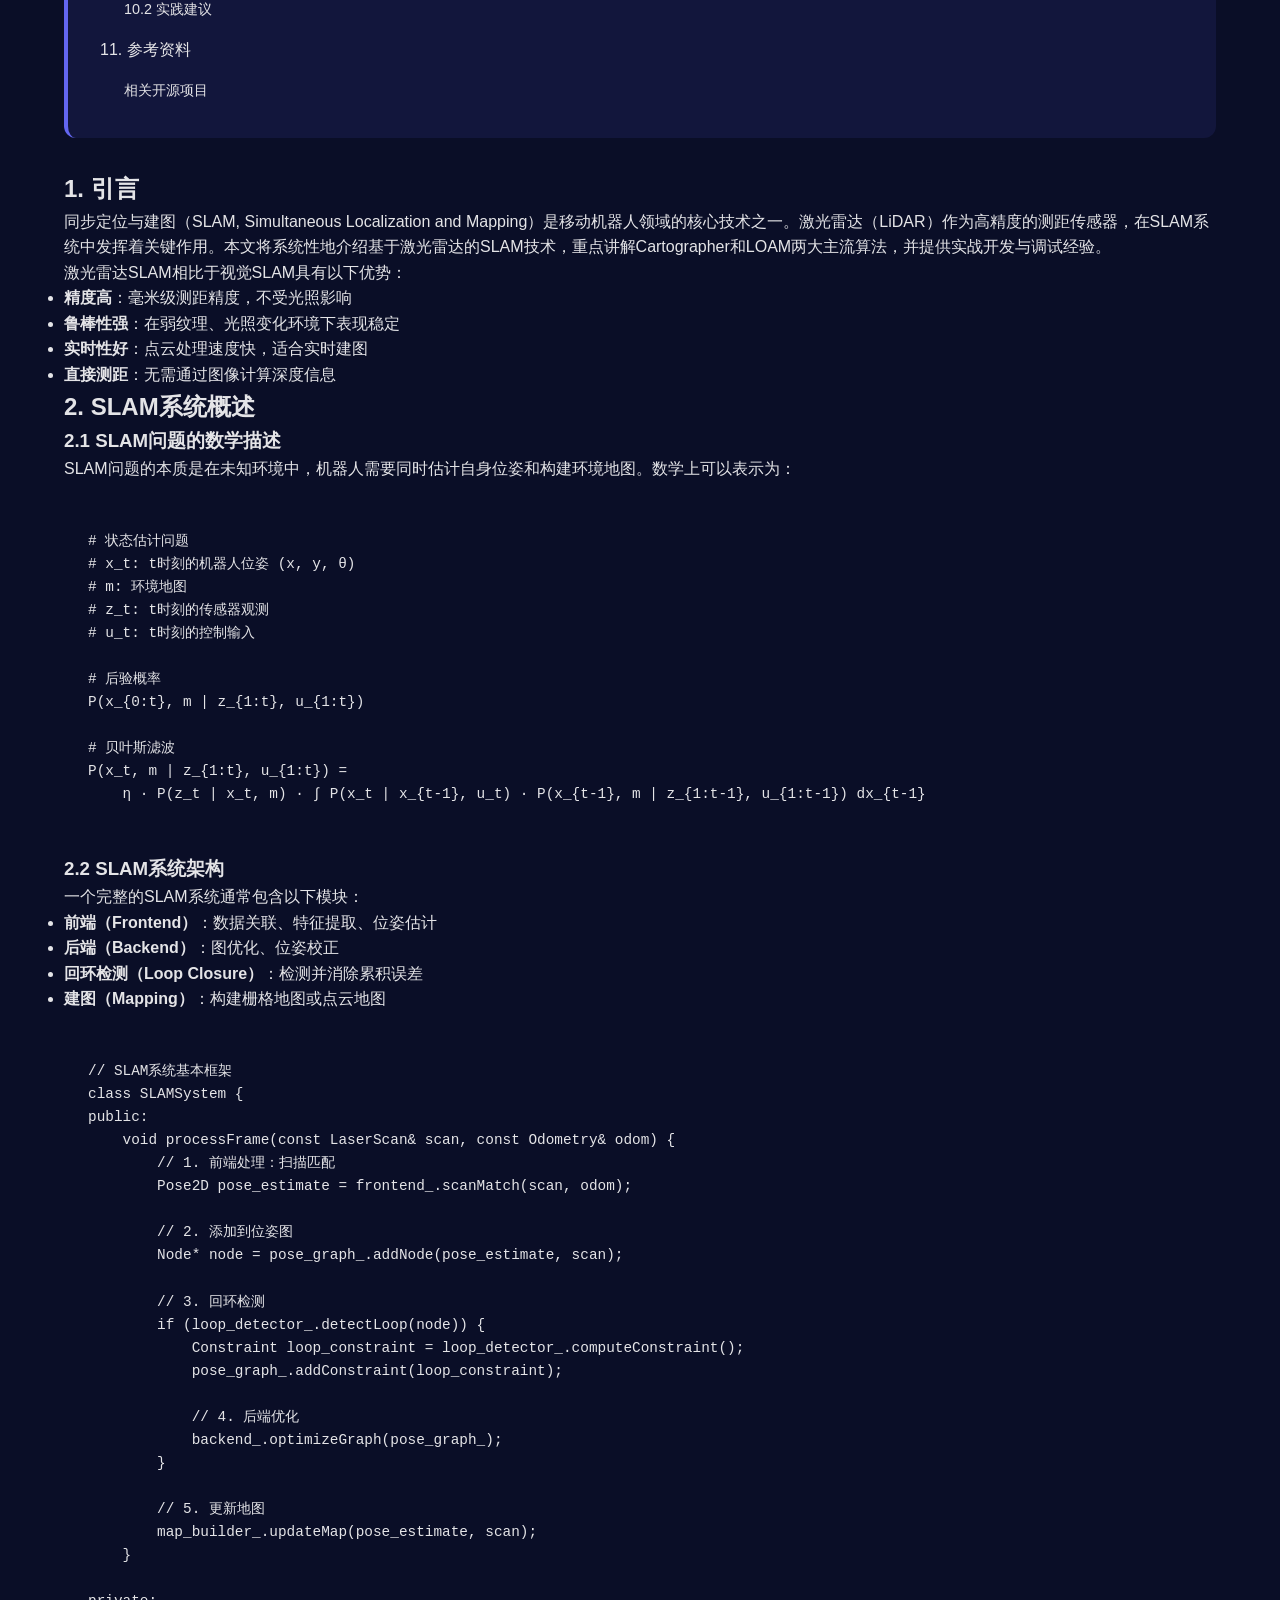
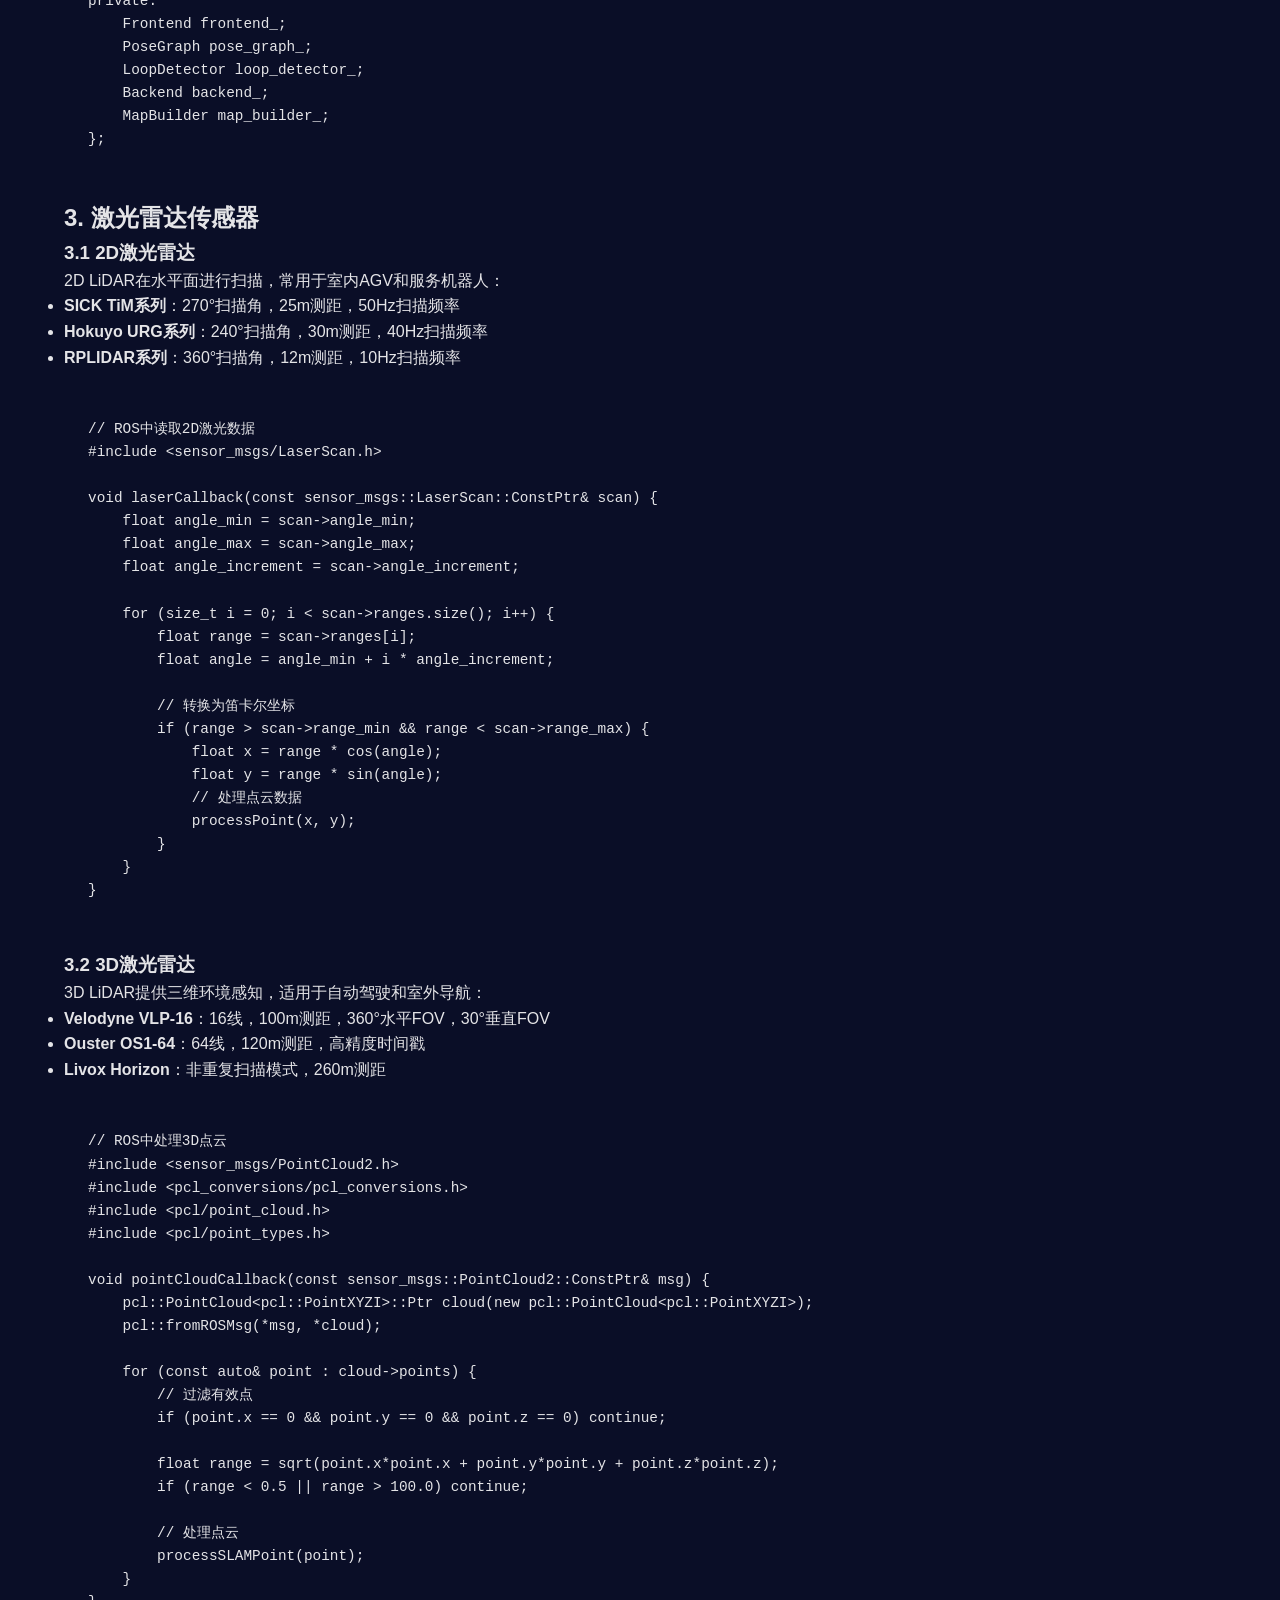
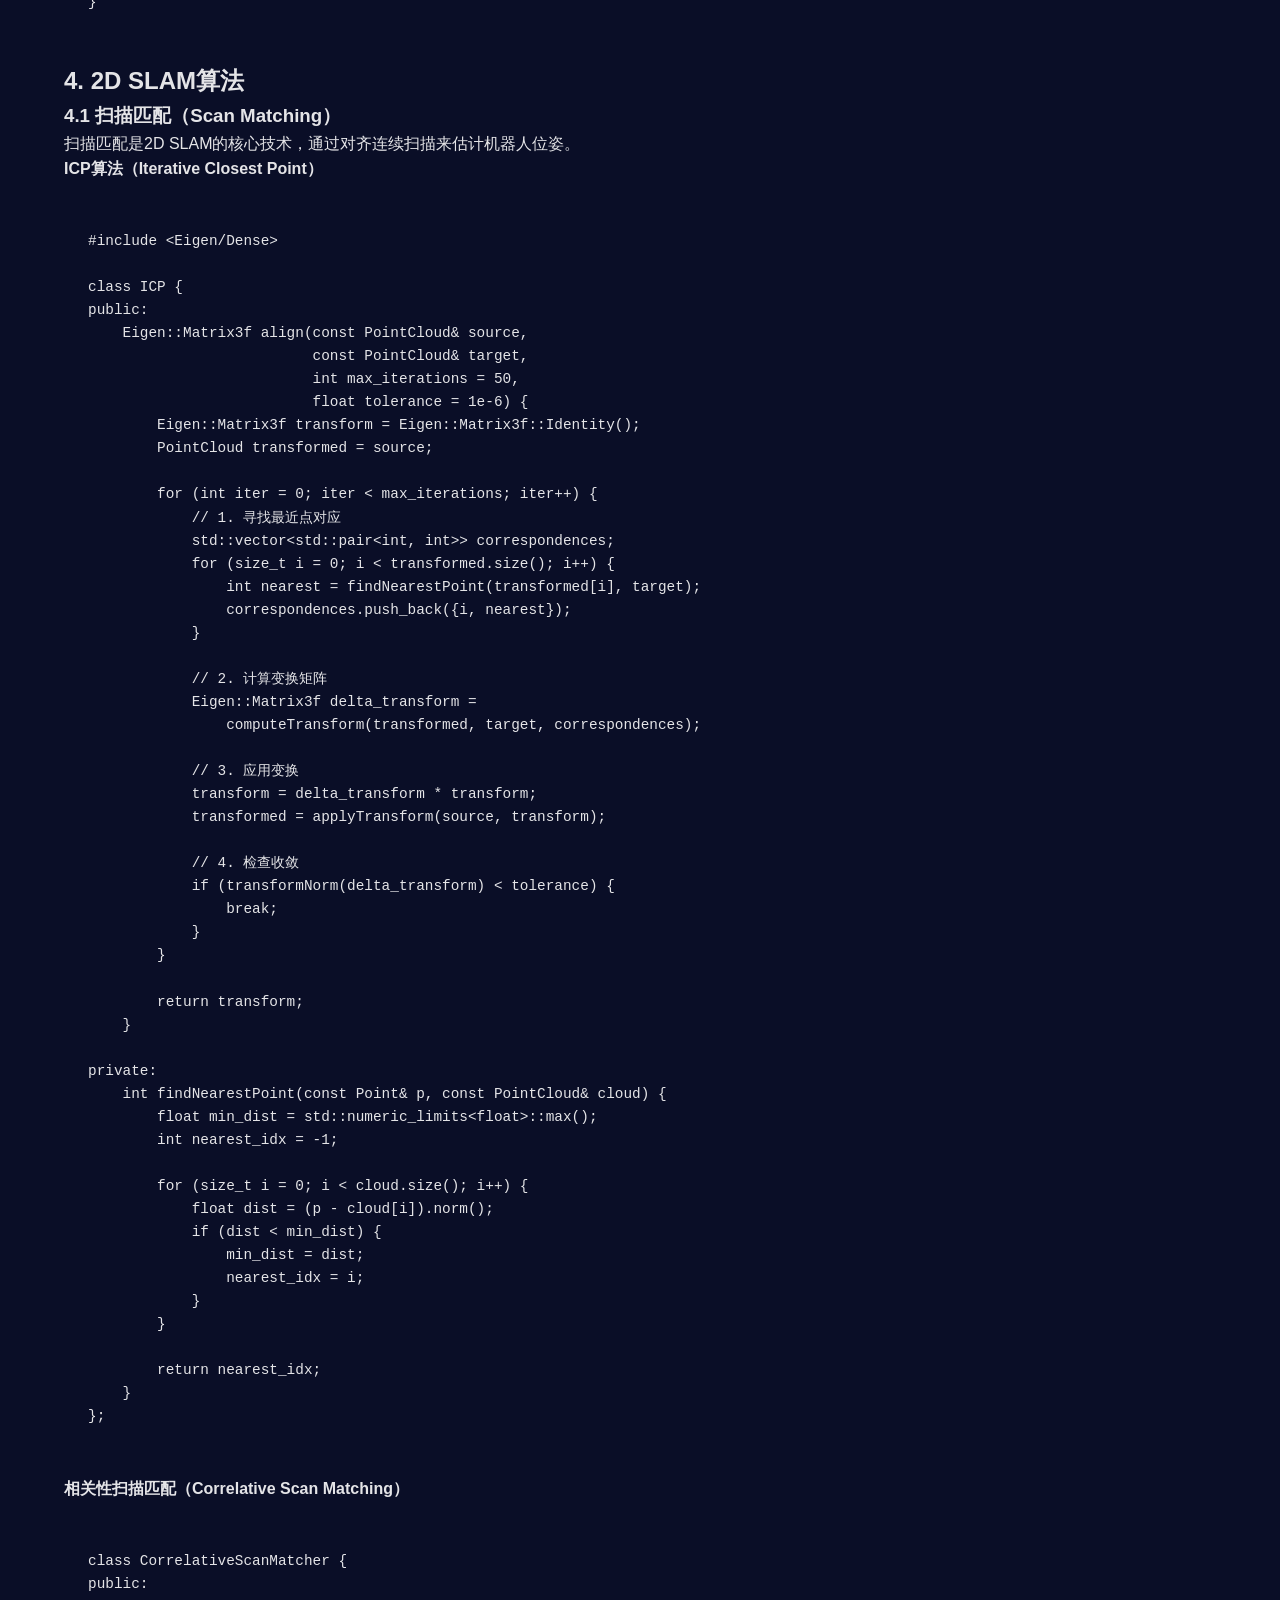
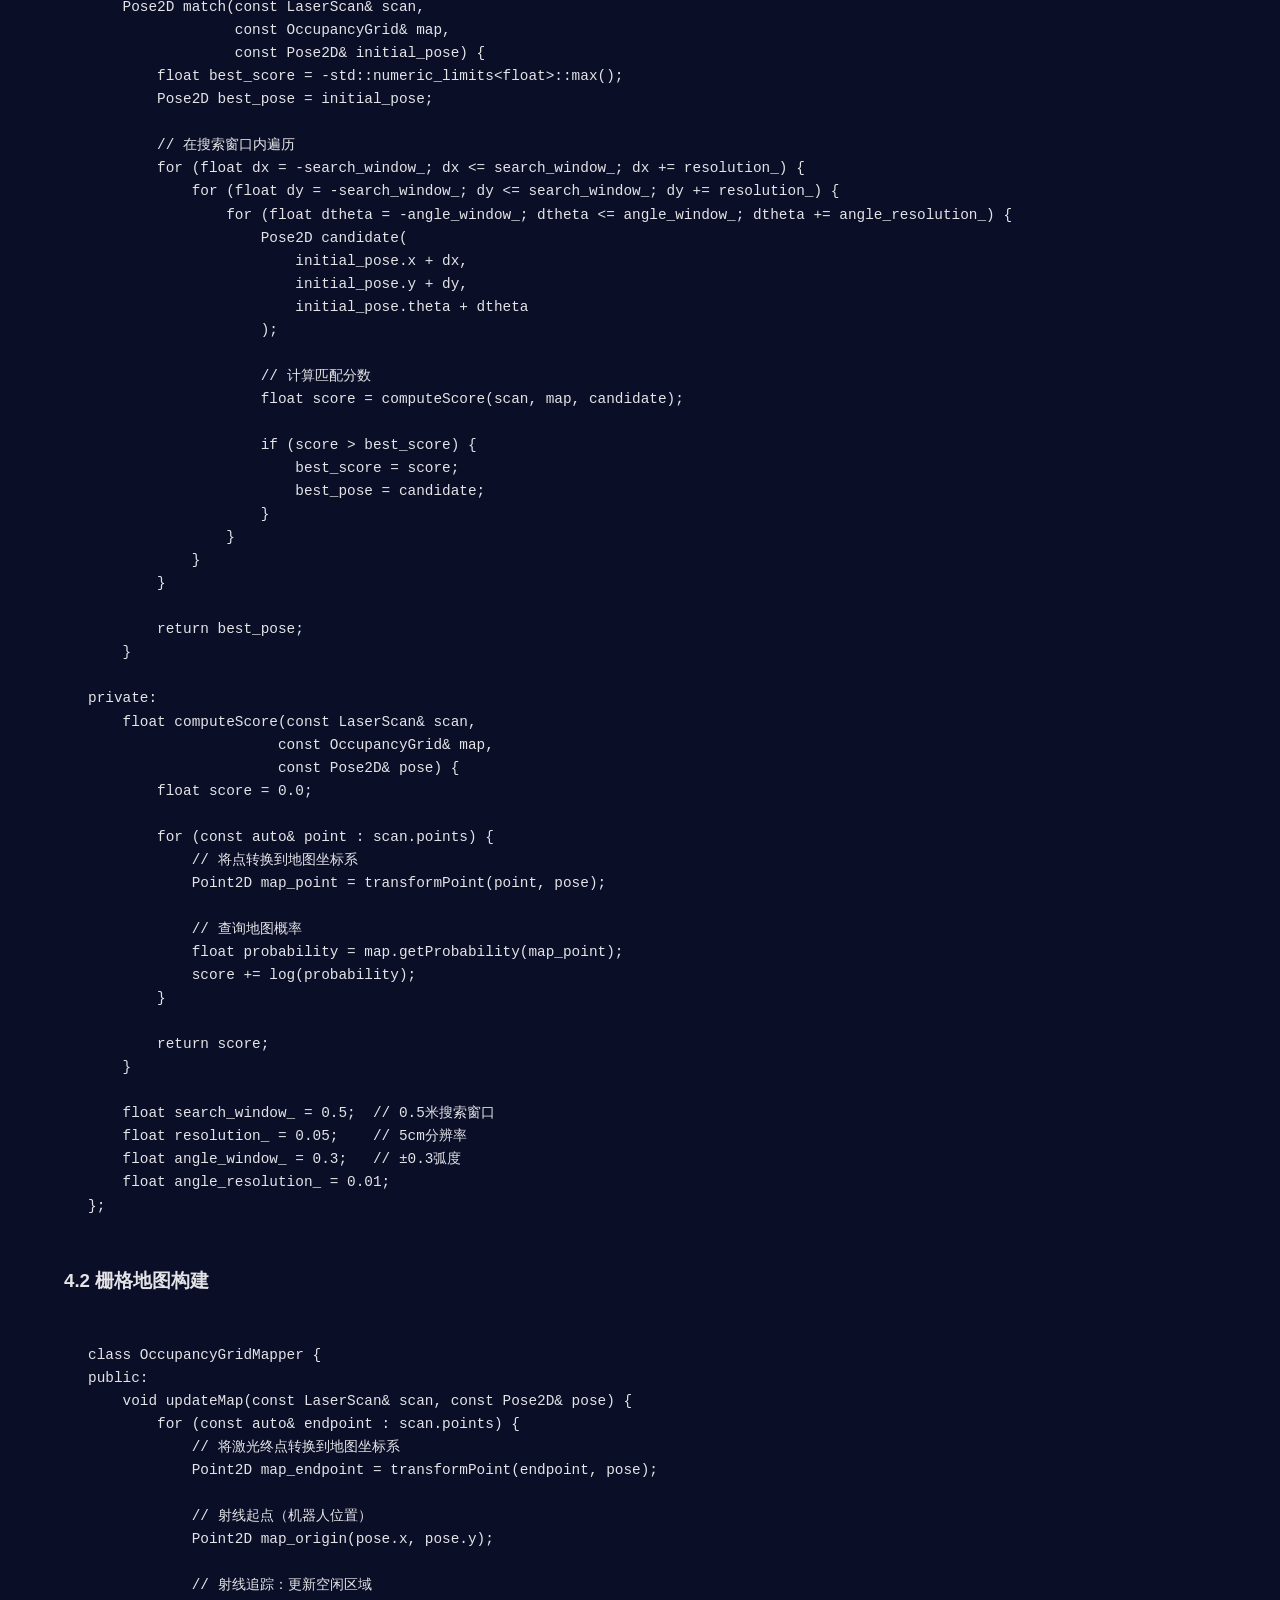
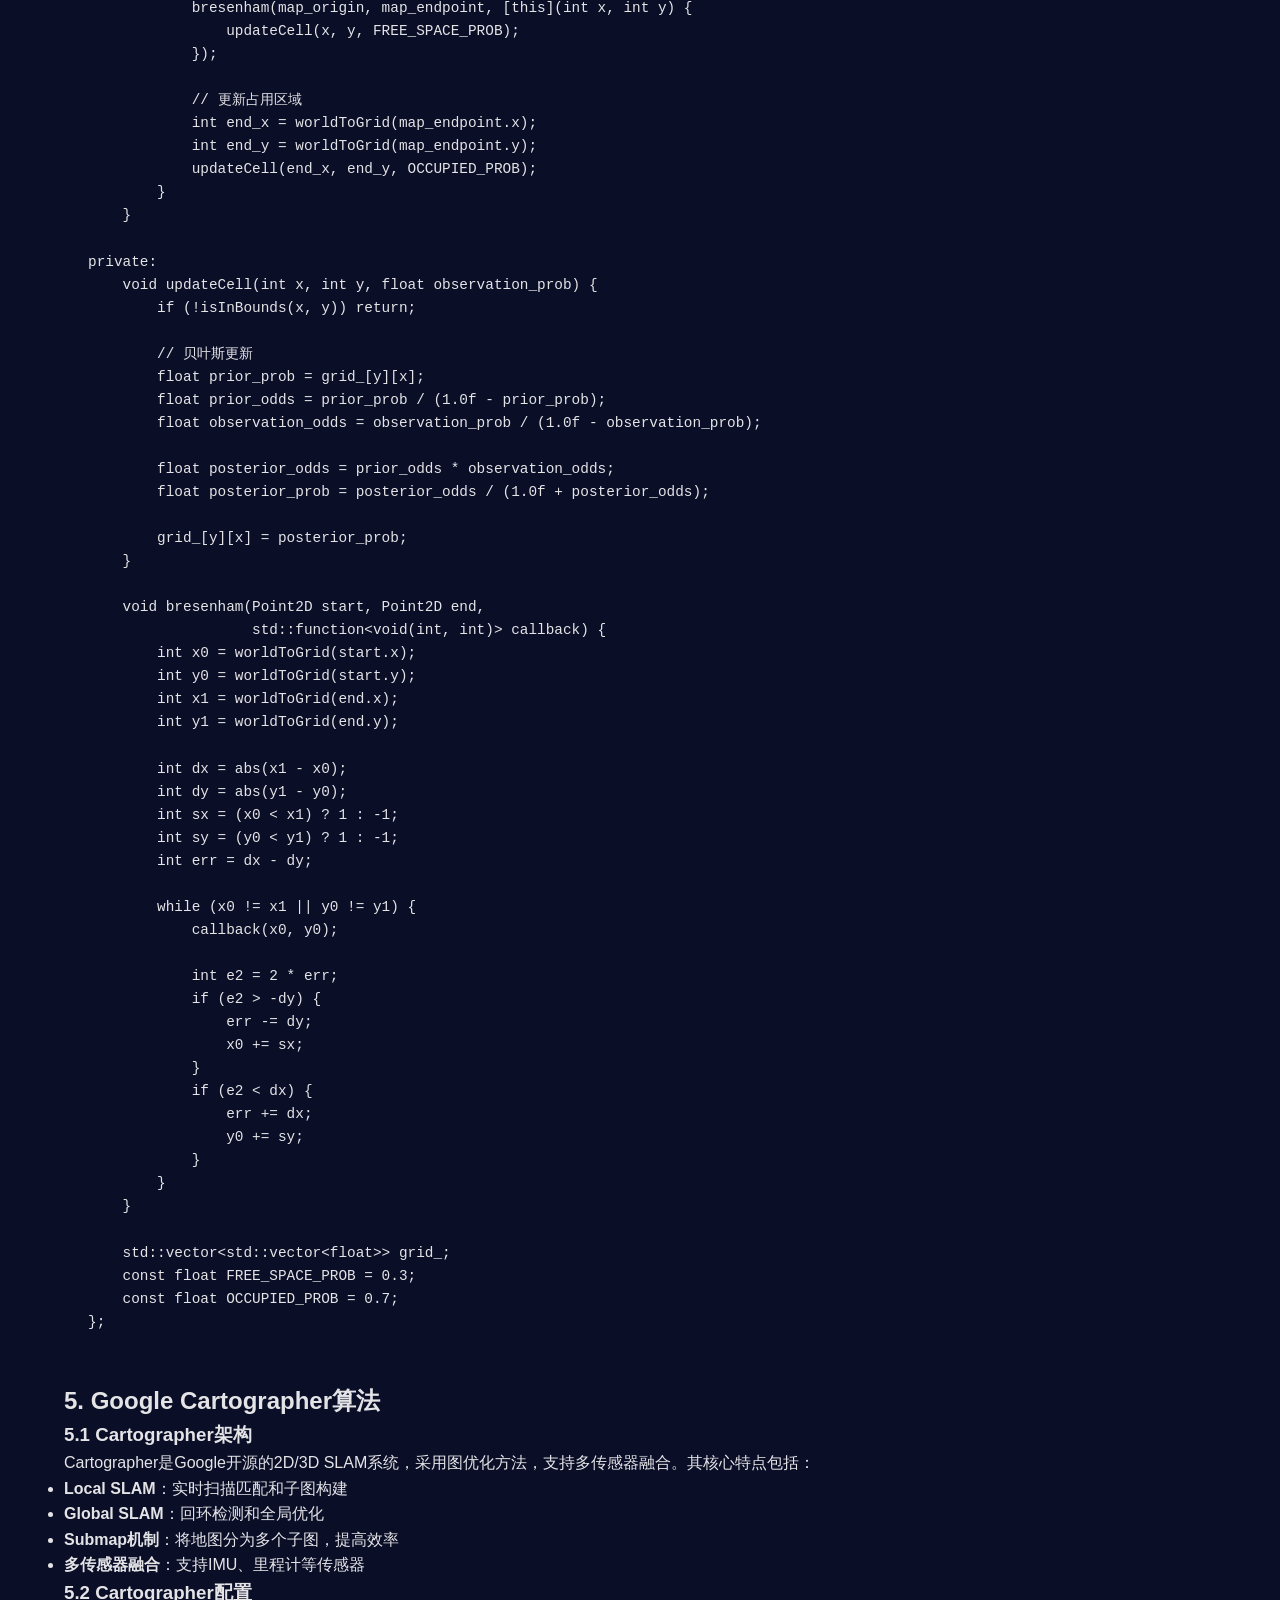
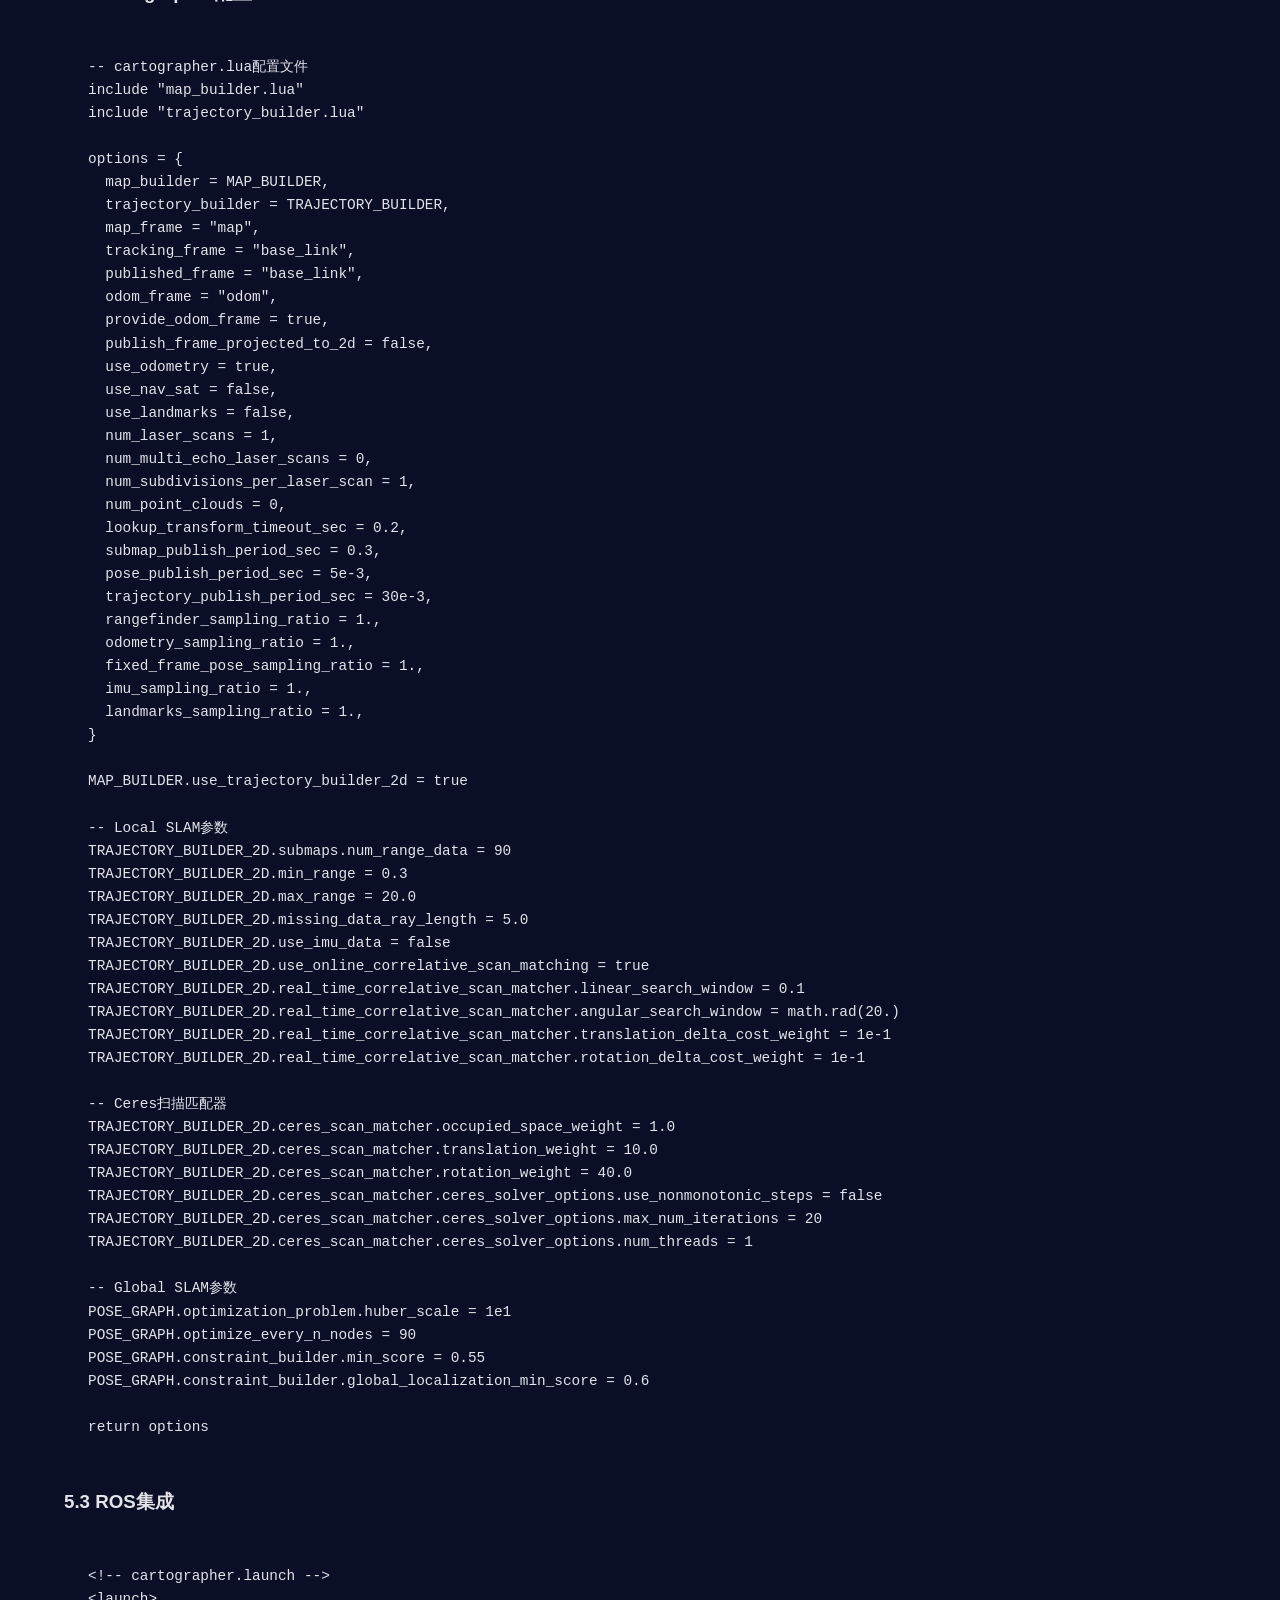
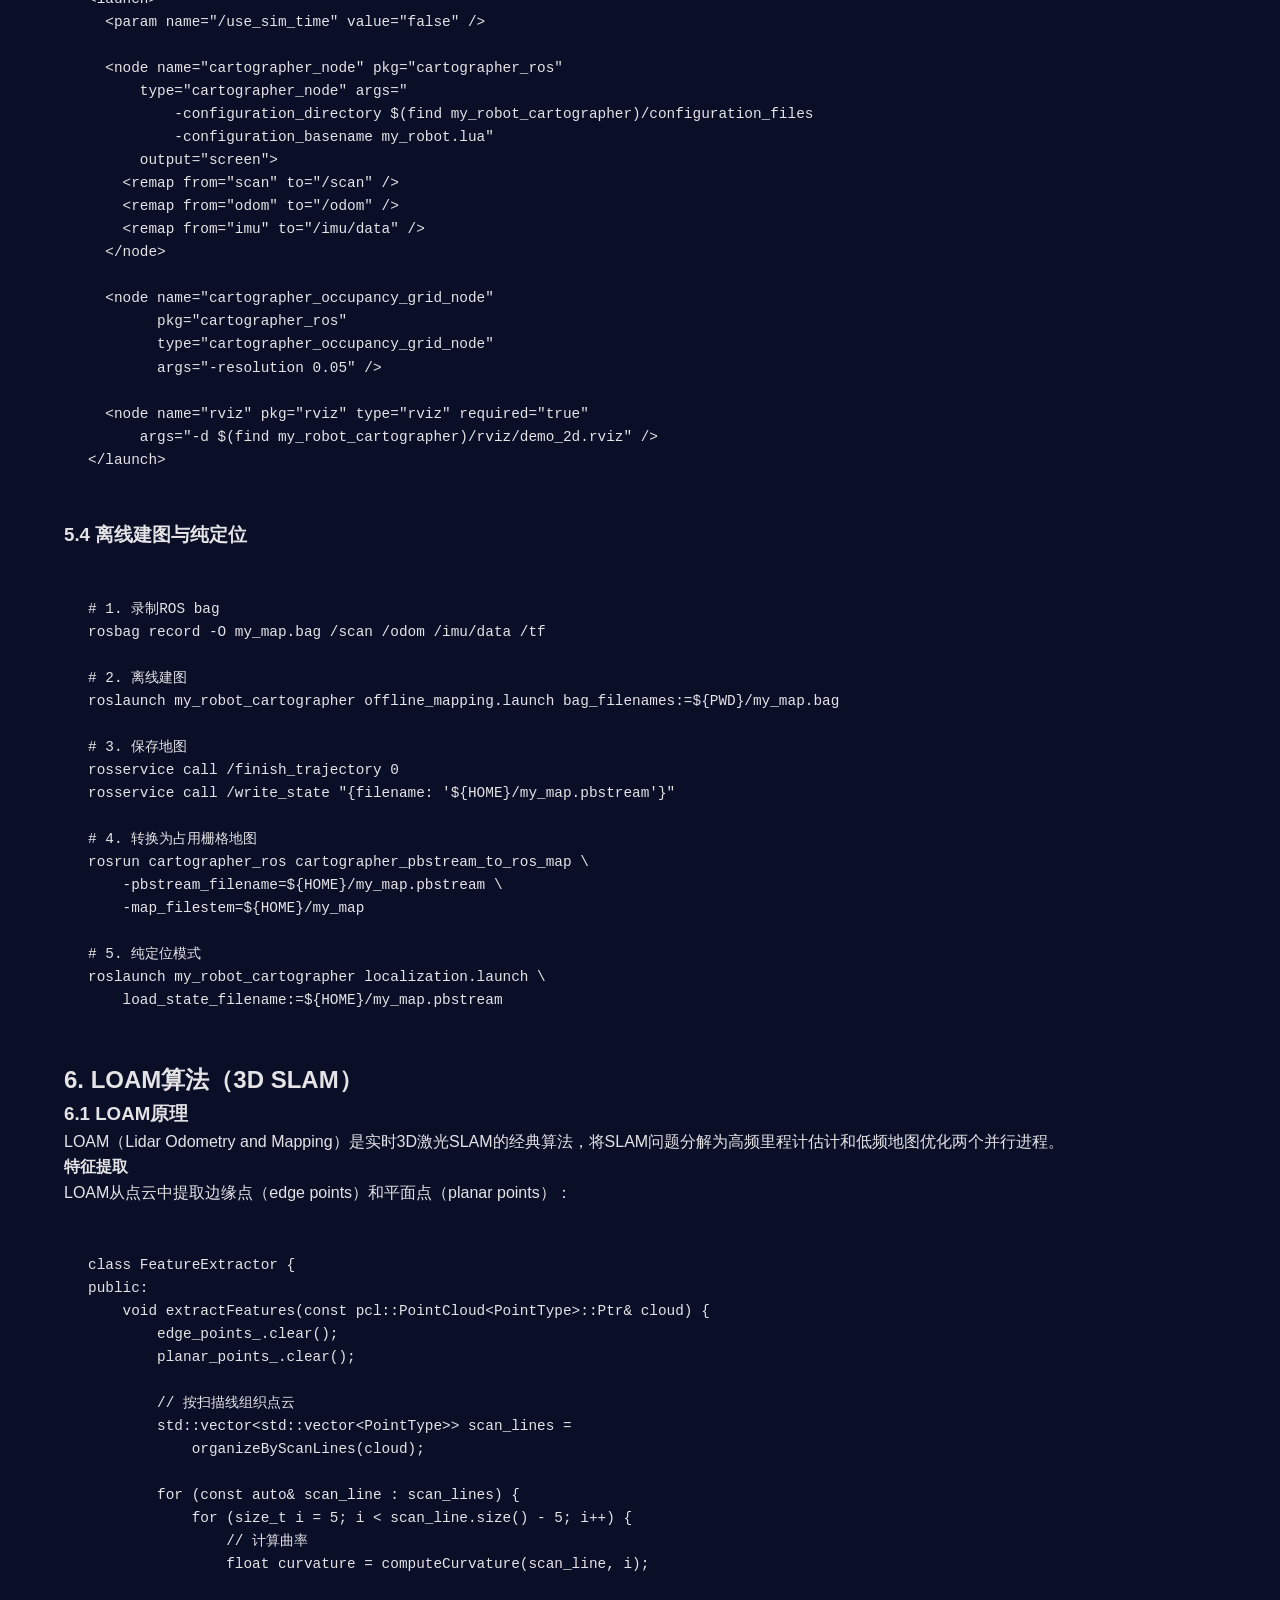
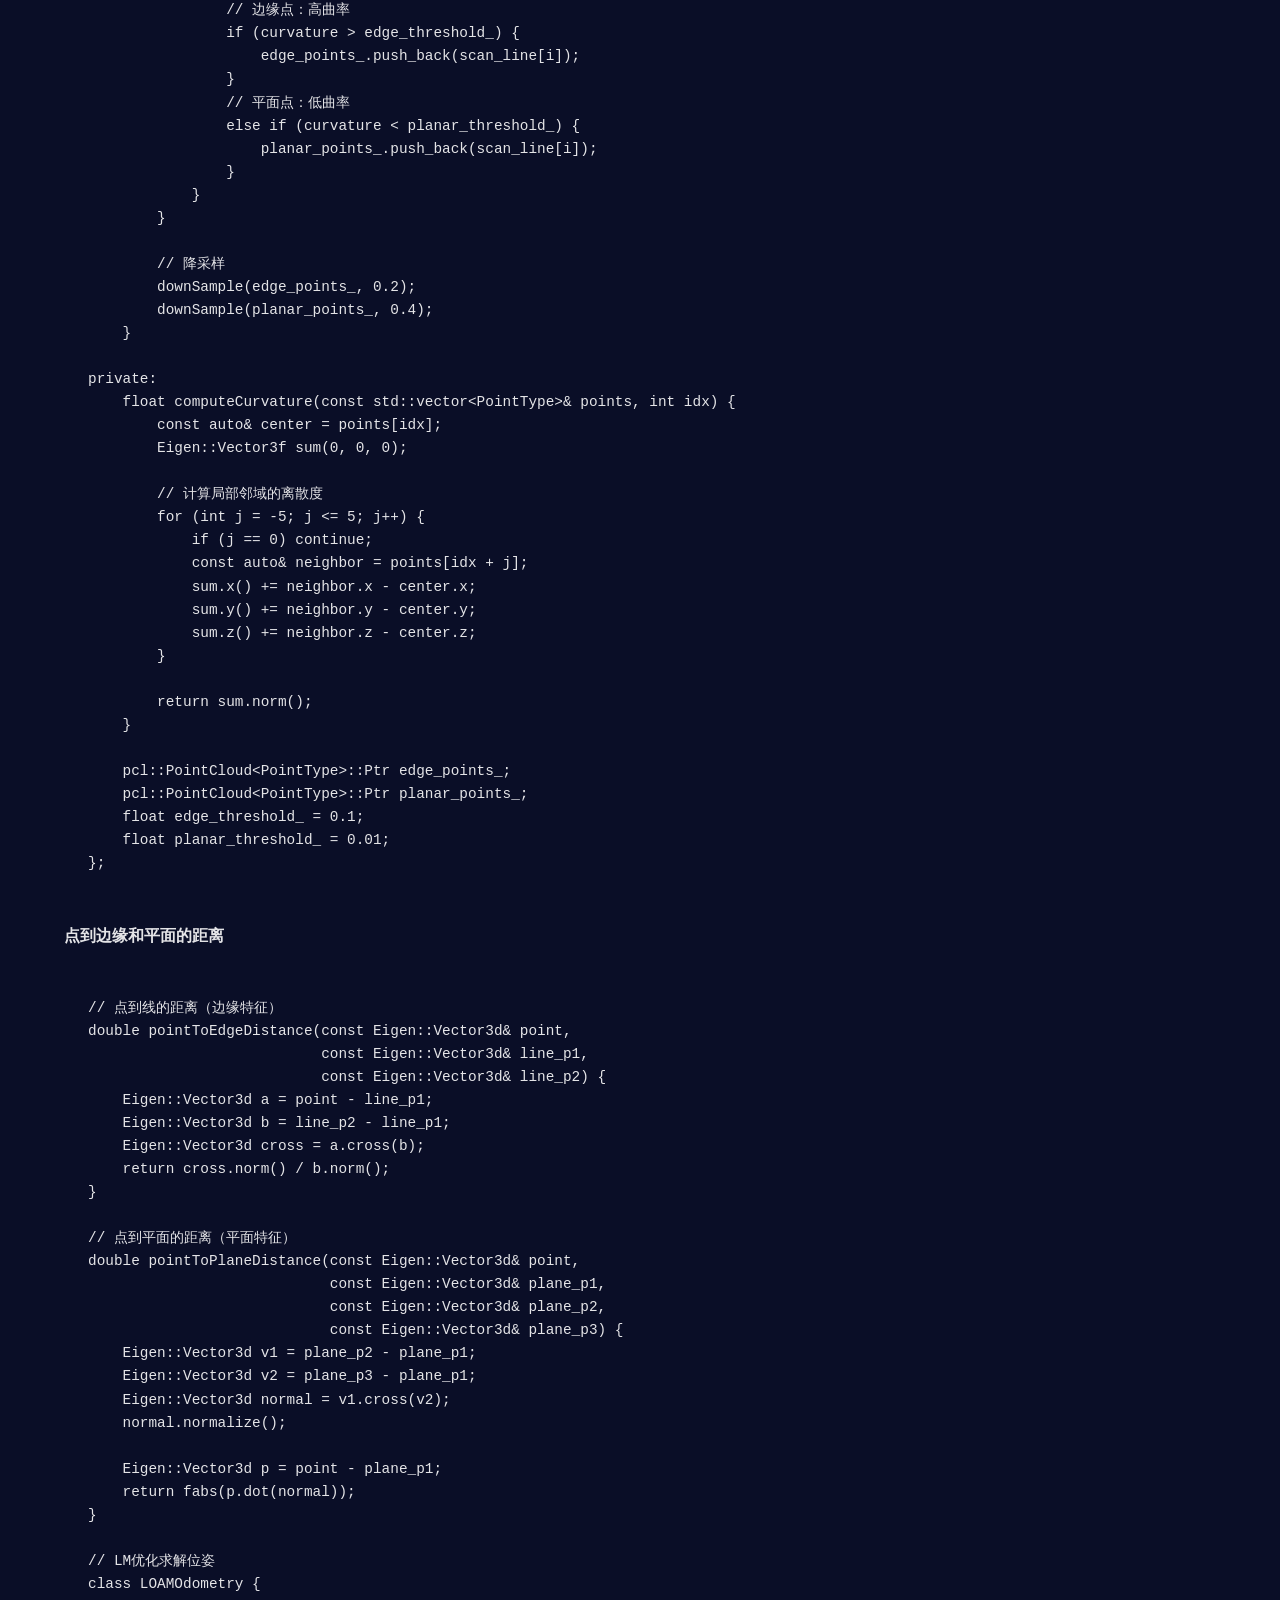
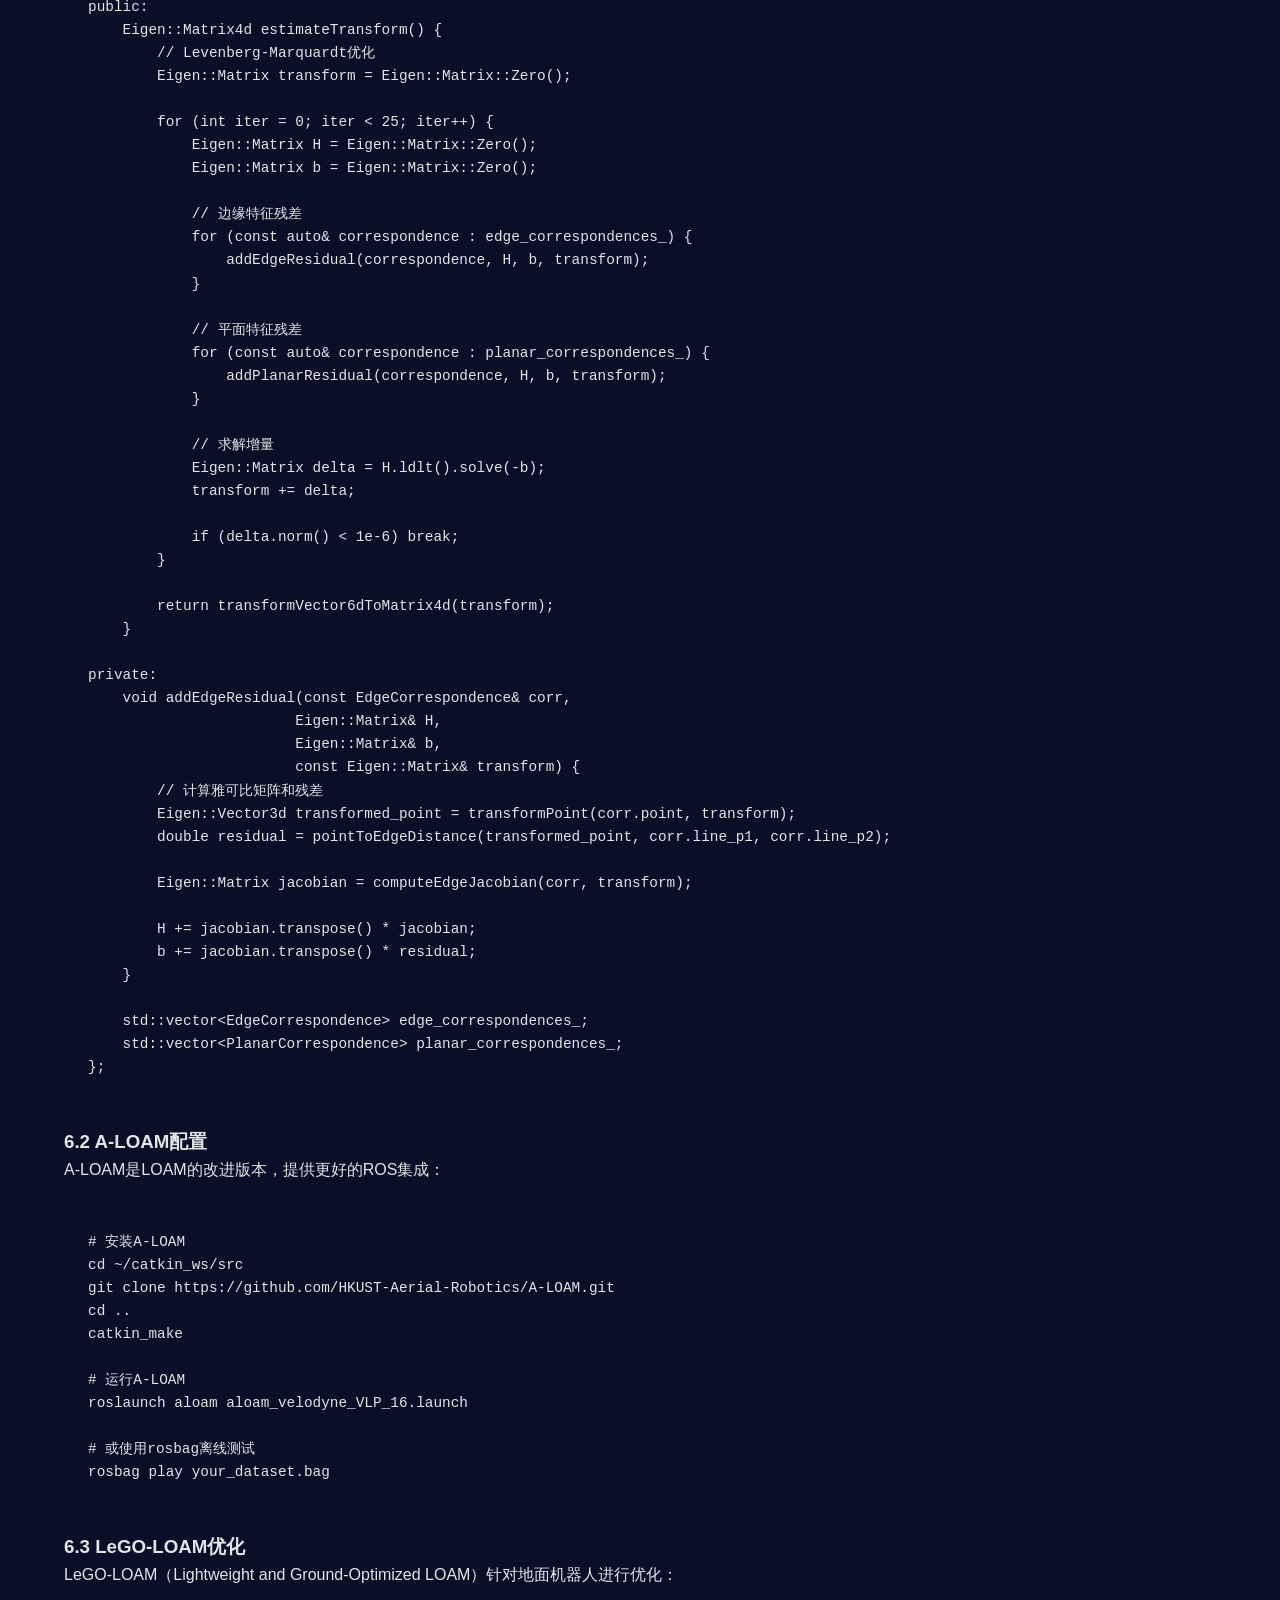
<file: posts/slam-localization.html>
<!DOCTYPE html>
<html lang="zh-CN">
<head>
    <meta charset="UTF-8">
    <meta name="viewport" content="width=device-width, initial-scale=1.0">
    <meta name="description" content="深入探讨基于激光雷达的SLAM定位技术，涵盖传感器融合、回环检测、Cartographer和LOAM算法原理及实战应用">
    <meta name="keywords" content="SLAM, 定位, 激光雷达, Cartographer, LOAM, 传感器融合">
    <title>基于激光雷达的SLAM定位技术详解 - SongQ-Young</title>
    <link rel="stylesheet" href="../css/style.css">
</head>
<body>
    <!-- 导航栏 -->
    <nav class="navbar">
        <div class="nav-container">
            <a href="../index.html" class="nav-brand">SongQ-Young</a>
            <ul class="nav-menu">
                <li><a href="../index.html" class="nav-link">首页</a></li>
                <li><a href="../projects.html" class="nav-link">项目</a></li>
                <li><a href="../archive.html" class="nav-link">归档</a></li>
                <li><a href="../tags.html" class="nav-link">标签</a></li>
                <li><a href="../about.html" class="nav-link">关于</a></li>
                <li><button id="theme-toggle" class="theme-toggle">🌙 深色</button></li>
            </ul>
            <button class="mobile-menu-btn">☰</button>
        </div>
    </nav>

    <!-- 文章内容 -->
    <article class="container">
        <header class="post-header">
            <h1>基于激光雷达的SLAM定位技术详解</h1>
            <div class="post-meta">
                <span class="post-date">📅 2024-11-28</span>
                <span class="post-author">✍️ SongQ-Young</span>
                <span class="post-category">🏷️ SLAM</span>
            </div>
            <div class="tags">
                <span class="tag">SLAM</span>
                <span class="tag">定位</span>
                <span class="tag">激光雷达</span>
            </div>
        </header>

        <section class="post-content">
            <h2>1. 引言</h2>
            <p>
                同步定位与建图（SLAM, Simultaneous Localization and Mapping）是移动机器人领域的核心技术之一。激光雷达（LiDAR）作为高精度的测距传感器，在SLAM系统中发挥着关键作用。本文将系统性地介绍基于激光雷达的SLAM技术，重点讲解Cartographer和LOAM两大主流算法，并提供实战开发与调试经验。
            </p>
            <p>
                激光雷达SLAM相比于视觉SLAM具有以下优势：
            </p>
            <ul>
                <li><strong>精度高</strong>：毫米级测距精度，不受光照影响</li>
                <li><strong>鲁棒性强</strong>：在弱纹理、光照变化环境下表现稳定</li>
                <li><strong>实时性好</strong>：点云处理速度快，适合实时建图</li>
                <li><strong>直接测距</strong>：无需通过图像计算深度信息</li>
            </ul>

            <h2>2. SLAM系统概述</h2>
            <h3>2.1 SLAM问题的数学描述</h3>
            <p>
                SLAM问题的本质是在未知环境中，机器人需要同时估计自身位姿和构建环境地图。数学上可以表示为：
            </p>
            <pre><code class="language-python"># 状态估计问题
# x_t: t时刻的机器人位姿 (x, y, θ)
# m: 环境地图
# z_t: t时刻的传感器观测
# u_t: t时刻的控制输入

# 后验概率
P(x_{0:t}, m | z_{1:t}, u_{1:t})

# 贝叶斯滤波
P(x_t, m | z_{1:t}, u_{1:t}) =
    η · P(z_t | x_t, m) · ∫ P(x_t | x_{t-1}, u_t) · P(x_{t-1}, m | z_{1:t-1}, u_{1:t-1}) dx_{t-1}
</code></pre>

            <h3>2.2 SLAM系统架构</h3>
            <p>
                一个完整的SLAM系统通常包含以下模块：
            </p>
            <ul>
                <li><strong>前端（Frontend）</strong>：数据关联、特征提取、位姿估计</li>
                <li><strong>后端（Backend）</strong>：图优化、位姿校正</li>
                <li><strong>回环检测（Loop Closure）</strong>：检测并消除累积误差</li>
                <li><strong>建图（Mapping）</strong>：构建栅格地图或点云地图</li>
            </ul>

            <pre><code class="language-cpp">// SLAM系统基本框架
class SLAMSystem {
public:
    void processFrame(const LaserScan& scan, const Odometry& odom) {
        // 1. 前端处理：扫描匹配
        Pose2D pose_estimate = frontend_.scanMatch(scan, odom);

        // 2. 添加到位姿图
        Node* node = pose_graph_.addNode(pose_estimate, scan);

        // 3. 回环检测
        if (loop_detector_.detectLoop(node)) {
            Constraint loop_constraint = loop_detector_.computeConstraint();
            pose_graph_.addConstraint(loop_constraint);

            // 4. 后端优化
            backend_.optimizeGraph(pose_graph_);
        }

        // 5. 更新地图
        map_builder_.updateMap(pose_estimate, scan);
    }

private:
    Frontend frontend_;
    PoseGraph pose_graph_;
    LoopDetector loop_detector_;
    Backend backend_;
    MapBuilder map_builder_;
};
</code></pre>

            <h2>3. 激光雷达传感器</h2>
            <h3>3.1 2D激光雷达</h3>
            <p>
                2D LiDAR在水平面进行扫描，常用于室内AGV和服务机器人：
            </p>
            <ul>
                <li><strong>SICK TiM系列</strong>：270°扫描角，25m测距，50Hz扫描频率</li>
                <li><strong>Hokuyo URG系列</strong>：240°扫描角，30m测距，40Hz扫描频率</li>
                <li><strong>RPLIDAR系列</strong>：360°扫描角，12m测距，10Hz扫描频率</li>
            </ul>

            <pre><code class="language-cpp">// ROS中读取2D激光数据
#include &lt;sensor_msgs/LaserScan.h&gt;

void laserCallback(const sensor_msgs::LaserScan::ConstPtr& scan) {
    float angle_min = scan->angle_min;
    float angle_max = scan->angle_max;
    float angle_increment = scan->angle_increment;

    for (size_t i = 0; i < scan->ranges.size(); i++) {
        float range = scan->ranges[i];
        float angle = angle_min + i * angle_increment;

        // 转换为笛卡尔坐标
        if (range > scan->range_min && range < scan->range_max) {
            float x = range * cos(angle);
            float y = range * sin(angle);
            // 处理点云数据
            processPoint(x, y);
        }
    }
}
</code></pre>

            <h3>3.2 3D激光雷达</h3>
            <p>
                3D LiDAR提供三维环境感知，适用于自动驾驶和室外导航：
            </p>
            <ul>
                <li><strong>Velodyne VLP-16</strong>：16线，100m测距，360°水平FOV，30°垂直FOV</li>
                <li><strong>Ouster OS1-64</strong>：64线，120m测距，高精度时间戳</li>
                <li><strong>Livox Horizon</strong>：非重复扫描模式，260m测距</li>
            </ul>

            <pre><code class="language-cpp">// ROS中处理3D点云
#include &lt;sensor_msgs/PointCloud2.h&gt;
#include &lt;pcl_conversions/pcl_conversions.h&gt;
#include &lt;pcl/point_cloud.h&gt;
#include &lt;pcl/point_types.h&gt;

void pointCloudCallback(const sensor_msgs::PointCloud2::ConstPtr& msg) {
    pcl::PointCloud&lt;pcl::PointXYZI&gt;::Ptr cloud(new pcl::PointCloud&lt;pcl::PointXYZI&gt;);
    pcl::fromROSMsg(*msg, *cloud);

    for (const auto& point : cloud->points) {
        // 过滤有效点
        if (point.x == 0 && point.y == 0 && point.z == 0) continue;

        float range = sqrt(point.x*point.x + point.y*point.y + point.z*point.z);
        if (range < 0.5 || range > 100.0) continue;

        // 处理点云
        processSLAMPoint(point);
    }
}
</code></pre>

            <h2>4. 2D SLAM算法</h2>
            <h3>4.1 扫描匹配（Scan Matching）</h3>
            <p>
                扫描匹配是2D SLAM的核心技术，通过对齐连续扫描来估计机器人位姿。
            </p>

            <h4>ICP算法（Iterative Closest Point）</h4>
            <pre><code class="language-cpp">#include &lt;Eigen/Dense&gt;

class ICP {
public:
    Eigen::Matrix3f align(const PointCloud& source,
                          const PointCloud& target,
                          int max_iterations = 50,
                          float tolerance = 1e-6) {
        Eigen::Matrix3f transform = Eigen::Matrix3f::Identity();
        PointCloud transformed = source;

        for (int iter = 0; iter < max_iterations; iter++) {
            // 1. 寻找最近点对应
            std::vector&lt;std::pair&lt;int, int&gt;&gt; correspondences;
            for (size_t i = 0; i < transformed.size(); i++) {
                int nearest = findNearestPoint(transformed[i], target);
                correspondences.push_back({i, nearest});
            }

            // 2. 计算变换矩阵
            Eigen::Matrix3f delta_transform =
                computeTransform(transformed, target, correspondences);

            // 3. 应用变换
            transform = delta_transform * transform;
            transformed = applyTransform(source, transform);

            // 4. 检查收敛
            if (transformNorm(delta_transform) < tolerance) {
                break;
            }
        }

        return transform;
    }

private:
    int findNearestPoint(const Point& p, const PointCloud& cloud) {
        float min_dist = std::numeric_limits&lt;float&gt;::max();
        int nearest_idx = -1;

        for (size_t i = 0; i < cloud.size(); i++) {
            float dist = (p - cloud[i]).norm();
            if (dist < min_dist) {
                min_dist = dist;
                nearest_idx = i;
            }
        }

        return nearest_idx;
    }
};
</code></pre>

            <h4>相关性扫描匹配（Correlative Scan Matching）</h4>
            <pre><code class="language-cpp">class CorrelativeScanMatcher {
public:
    Pose2D match(const LaserScan& scan,
                 const OccupancyGrid& map,
                 const Pose2D& initial_pose) {
        float best_score = -std::numeric_limits&lt;float&gt;::max();
        Pose2D best_pose = initial_pose;

        // 在搜索窗口内遍历
        for (float dx = -search_window_; dx <= search_window_; dx += resolution_) {
            for (float dy = -search_window_; dy <= search_window_; dy += resolution_) {
                for (float dtheta = -angle_window_; dtheta <= angle_window_; dtheta += angle_resolution_) {
                    Pose2D candidate(
                        initial_pose.x + dx,
                        initial_pose.y + dy,
                        initial_pose.theta + dtheta
                    );

                    // 计算匹配分数
                    float score = computeScore(scan, map, candidate);

                    if (score > best_score) {
                        best_score = score;
                        best_pose = candidate;
                    }
                }
            }
        }

        return best_pose;
    }

private:
    float computeScore(const LaserScan& scan,
                      const OccupancyGrid& map,
                      const Pose2D& pose) {
        float score = 0.0;

        for (const auto& point : scan.points) {
            // 将点转换到地图坐标系
            Point2D map_point = transformPoint(point, pose);

            // 查询地图概率
            float probability = map.getProbability(map_point);
            score += log(probability);
        }

        return score;
    }

    float search_window_ = 0.5;  // 0.5米搜索窗口
    float resolution_ = 0.05;    // 5cm分辨率
    float angle_window_ = 0.3;   // ±0.3弧度
    float angle_resolution_ = 0.01;
};
</code></pre>

            <h3>4.2 栅格地图构建</h3>
            <pre><code class="language-cpp">class OccupancyGridMapper {
public:
    void updateMap(const LaserScan& scan, const Pose2D& pose) {
        for (const auto& endpoint : scan.points) {
            // 将激光终点转换到地图坐标系
            Point2D map_endpoint = transformPoint(endpoint, pose);

            // 射线起点（机器人位置）
            Point2D map_origin(pose.x, pose.y);

            // 射线追踪：更新空闲区域
            bresenham(map_origin, map_endpoint, [this](int x, int y) {
                updateCell(x, y, FREE_SPACE_PROB);
            });

            // 更新占用区域
            int end_x = worldToGrid(map_endpoint.x);
            int end_y = worldToGrid(map_endpoint.y);
            updateCell(end_x, end_y, OCCUPIED_PROB);
        }
    }

private:
    void updateCell(int x, int y, float observation_prob) {
        if (!isInBounds(x, y)) return;

        // 贝叶斯更新
        float prior_prob = grid_[y][x];
        float prior_odds = prior_prob / (1.0f - prior_prob);
        float observation_odds = observation_prob / (1.0f - observation_prob);

        float posterior_odds = prior_odds * observation_odds;
        float posterior_prob = posterior_odds / (1.0f + posterior_odds);

        grid_[y][x] = posterior_prob;
    }

    void bresenham(Point2D start, Point2D end,
                   std::function&lt;void(int, int)&gt; callback) {
        int x0 = worldToGrid(start.x);
        int y0 = worldToGrid(start.y);
        int x1 = worldToGrid(end.x);
        int y1 = worldToGrid(end.y);

        int dx = abs(x1 - x0);
        int dy = abs(y1 - y0);
        int sx = (x0 < x1) ? 1 : -1;
        int sy = (y0 < y1) ? 1 : -1;
        int err = dx - dy;

        while (x0 != x1 || y0 != y1) {
            callback(x0, y0);

            int e2 = 2 * err;
            if (e2 > -dy) {
                err -= dy;
                x0 += sx;
            }
            if (e2 < dx) {
                err += dx;
                y0 += sy;
            }
        }
    }

    std::vector&lt;std::vector&lt;float&gt;&gt; grid_;
    const float FREE_SPACE_PROB = 0.3;
    const float OCCUPIED_PROB = 0.7;
};
</code></pre>

            <h2>5. Google Cartographer算法</h2>
            <h3>5.1 Cartographer架构</h3>
            <p>
                Cartographer是Google开源的2D/3D SLAM系统，采用图优化方法，支持多传感器融合。其核心特点包括：
            </p>
            <ul>
                <li><strong>Local SLAM</strong>：实时扫描匹配和子图构建</li>
                <li><strong>Global SLAM</strong>：回环检测和全局优化</li>
                <li><strong>Submap机制</strong>：将地图分为多个子图，提高效率</li>
                <li><strong>多传感器融合</strong>：支持IMU、里程计等传感器</li>
            </ul>

            <h3>5.2 Cartographer配置</h3>
            <pre><code class="language-lua">-- cartographer.lua配置文件
include "map_builder.lua"
include "trajectory_builder.lua"

options = {
  map_builder = MAP_BUILDER,
  trajectory_builder = TRAJECTORY_BUILDER,
  map_frame = "map",
  tracking_frame = "base_link",
  published_frame = "base_link",
  odom_frame = "odom",
  provide_odom_frame = true,
  publish_frame_projected_to_2d = false,
  use_odometry = true,
  use_nav_sat = false,
  use_landmarks = false,
  num_laser_scans = 1,
  num_multi_echo_laser_scans = 0,
  num_subdivisions_per_laser_scan = 1,
  num_point_clouds = 0,
  lookup_transform_timeout_sec = 0.2,
  submap_publish_period_sec = 0.3,
  pose_publish_period_sec = 5e-3,
  trajectory_publish_period_sec = 30e-3,
  rangefinder_sampling_ratio = 1.,
  odometry_sampling_ratio = 1.,
  fixed_frame_pose_sampling_ratio = 1.,
  imu_sampling_ratio = 1.,
  landmarks_sampling_ratio = 1.,
}

MAP_BUILDER.use_trajectory_builder_2d = true

-- Local SLAM参数
TRAJECTORY_BUILDER_2D.submaps.num_range_data = 90
TRAJECTORY_BUILDER_2D.min_range = 0.3
TRAJECTORY_BUILDER_2D.max_range = 20.0
TRAJECTORY_BUILDER_2D.missing_data_ray_length = 5.0
TRAJECTORY_BUILDER_2D.use_imu_data = false
TRAJECTORY_BUILDER_2D.use_online_correlative_scan_matching = true
TRAJECTORY_BUILDER_2D.real_time_correlative_scan_matcher.linear_search_window = 0.1
TRAJECTORY_BUILDER_2D.real_time_correlative_scan_matcher.angular_search_window = math.rad(20.)
TRAJECTORY_BUILDER_2D.real_time_correlative_scan_matcher.translation_delta_cost_weight = 1e-1
TRAJECTORY_BUILDER_2D.real_time_correlative_scan_matcher.rotation_delta_cost_weight = 1e-1

-- Ceres扫描匹配器
TRAJECTORY_BUILDER_2D.ceres_scan_matcher.occupied_space_weight = 1.0
TRAJECTORY_BUILDER_2D.ceres_scan_matcher.translation_weight = 10.0
TRAJECTORY_BUILDER_2D.ceres_scan_matcher.rotation_weight = 40.0
TRAJECTORY_BUILDER_2D.ceres_scan_matcher.ceres_solver_options.use_nonmonotonic_steps = false
TRAJECTORY_BUILDER_2D.ceres_scan_matcher.ceres_solver_options.max_num_iterations = 20
TRAJECTORY_BUILDER_2D.ceres_scan_matcher.ceres_solver_options.num_threads = 1

-- Global SLAM参数
POSE_GRAPH.optimization_problem.huber_scale = 1e1
POSE_GRAPH.optimize_every_n_nodes = 90
POSE_GRAPH.constraint_builder.min_score = 0.55
POSE_GRAPH.constraint_builder.global_localization_min_score = 0.6

return options
</code></pre>

            <h3>5.3 ROS集成</h3>
            <pre><code class="language-xml">&lt;!-- cartographer.launch --&gt;
&lt;launch&gt;
  &lt;param name="/use_sim_time" value="false" /&gt;

  &lt;node name="cartographer_node" pkg="cartographer_ros"
      type="cartographer_node" args="
          -configuration_directory $(find my_robot_cartographer)/configuration_files
          -configuration_basename my_robot.lua"
      output="screen"&gt;
    &lt;remap from="scan" to="/scan" /&gt;
    &lt;remap from="odom" to="/odom" /&gt;
    &lt;remap from="imu" to="/imu/data" /&gt;
  &lt;/node&gt;

  &lt;node name="cartographer_occupancy_grid_node"
        pkg="cartographer_ros"
        type="cartographer_occupancy_grid_node"
        args="-resolution 0.05" /&gt;

  &lt;node name="rviz" pkg="rviz" type="rviz" required="true"
      args="-d $(find my_robot_cartographer)/rviz/demo_2d.rviz" /&gt;
&lt;/launch&gt;
</code></pre>

            <h3>5.4 离线建图与纯定位</h3>
            <pre><code class="language-bash"># 1. 录制ROS bag
rosbag record -O my_map.bag /scan /odom /imu/data /tf

# 2. 离线建图
roslaunch my_robot_cartographer offline_mapping.launch bag_filenames:=${PWD}/my_map.bag

# 3. 保存地图
rosservice call /finish_trajectory 0
rosservice call /write_state "{filename: '${HOME}/my_map.pbstream'}"

# 4. 转换为占用栅格地图
rosrun cartographer_ros cartographer_pbstream_to_ros_map \
    -pbstream_filename=${HOME}/my_map.pbstream \
    -map_filestem=${HOME}/my_map

# 5. 纯定位模式
roslaunch my_robot_cartographer localization.launch \
    load_state_filename:=${HOME}/my_map.pbstream
</code></pre>

            <h2>6. LOAM算法（3D SLAM）</h2>
            <h3>6.1 LOAM原理</h3>
            <p>
                LOAM（Lidar Odometry and Mapping）是实时3D激光SLAM的经典算法，将SLAM问题分解为高频里程计估计和低频地图优化两个并行进程。
            </p>

            <h4>特征提取</h4>
            <p>
                LOAM从点云中提取边缘点（edge points）和平面点（planar points）：
            </p>
            <pre><code class="language-cpp">class FeatureExtractor {
public:
    void extractFeatures(const pcl::PointCloud&lt;PointType&gt;::Ptr& cloud) {
        edge_points_.clear();
        planar_points_.clear();

        // 按扫描线组织点云
        std::vector&lt;std::vector&lt;PointType&gt;&gt; scan_lines =
            organizeByScanLines(cloud);

        for (const auto& scan_line : scan_lines) {
            for (size_t i = 5; i < scan_line.size() - 5; i++) {
                // 计算曲率
                float curvature = computeCurvature(scan_line, i);

                // 边缘点：高曲率
                if (curvature > edge_threshold_) {
                    edge_points_.push_back(scan_line[i]);
                }
                // 平面点：低曲率
                else if (curvature < planar_threshold_) {
                    planar_points_.push_back(scan_line[i]);
                }
            }
        }

        // 降采样
        downSample(edge_points_, 0.2);
        downSample(planar_points_, 0.4);
    }

private:
    float computeCurvature(const std::vector&lt;PointType&gt;& points, int idx) {
        const auto& center = points[idx];
        Eigen::Vector3f sum(0, 0, 0);

        // 计算局部邻域的离散度
        for (int j = -5; j <= 5; j++) {
            if (j == 0) continue;
            const auto& neighbor = points[idx + j];
            sum.x() += neighbor.x - center.x;
            sum.y() += neighbor.y - center.y;
            sum.z() += neighbor.z - center.z;
        }

        return sum.norm();
    }

    pcl::PointCloud&lt;PointType&gt;::Ptr edge_points_;
    pcl::PointCloud&lt;PointType&gt;::Ptr planar_points_;
    float edge_threshold_ = 0.1;
    float planar_threshold_ = 0.01;
};
</code></pre>

            <h4>点到边缘和平面的距离</h4>
            <pre><code class="language-cpp">// 点到线的距离（边缘特征）
double pointToEdgeDistance(const Eigen::Vector3d& point,
                           const Eigen::Vector3d& line_p1,
                           const Eigen::Vector3d& line_p2) {
    Eigen::Vector3d a = point - line_p1;
    Eigen::Vector3d b = line_p2 - line_p1;
    Eigen::Vector3d cross = a.cross(b);
    return cross.norm() / b.norm();
}

// 点到平面的距离（平面特征）
double pointToPlaneDistance(const Eigen::Vector3d& point,
                            const Eigen::Vector3d& plane_p1,
                            const Eigen::Vector3d& plane_p2,
                            const Eigen::Vector3d& plane_p3) {
    Eigen::Vector3d v1 = plane_p2 - plane_p1;
    Eigen::Vector3d v2 = plane_p3 - plane_p1;
    Eigen::Vector3d normal = v1.cross(v2);
    normal.normalize();

    Eigen::Vector3d p = point - plane_p1;
    return fabs(p.dot(normal));
}

// LM优化求解位姿
class LOAMOdometry {
public:
    Eigen::Matrix4d estimateTransform() {
        // Levenberg-Marquardt优化
        Eigen::Matrix<double, 6, 1> transform = Eigen::Matrix<double, 6, 1>::Zero();

        for (int iter = 0; iter < 25; iter++) {
            Eigen::Matrix<double, 6, 6> H = Eigen::Matrix<double, 6, 6>::Zero();
            Eigen::Matrix<double, 6, 1> b = Eigen::Matrix<double, 6, 1>::Zero();

            // 边缘特征残差
            for (const auto& correspondence : edge_correspondences_) {
                addEdgeResidual(correspondence, H, b, transform);
            }

            // 平面特征残差
            for (const auto& correspondence : planar_correspondences_) {
                addPlanarResidual(correspondence, H, b, transform);
            }

            // 求解增量
            Eigen::Matrix<double, 6, 1> delta = H.ldlt().solve(-b);
            transform += delta;

            if (delta.norm() < 1e-6) break;
        }

        return transformVector6dToMatrix4d(transform);
    }

private:
    void addEdgeResidual(const EdgeCorrespondence& corr,
                        Eigen::Matrix<double, 6, 6>& H,
                        Eigen::Matrix<double, 6, 1>& b,
                        const Eigen::Matrix<double, 6, 1>& transform) {
        // 计算雅可比矩阵和残差
        Eigen::Vector3d transformed_point = transformPoint(corr.point, transform);
        double residual = pointToEdgeDistance(transformed_point, corr.line_p1, corr.line_p2);

        Eigen::Matrix<double, 1, 6> jacobian = computeEdgeJacobian(corr, transform);

        H += jacobian.transpose() * jacobian;
        b += jacobian.transpose() * residual;
    }

    std::vector&lt;EdgeCorrespondence&gt; edge_correspondences_;
    std::vector&lt;PlanarCorrespondence&gt; planar_correspondences_;
};
</code></pre>

            <h3>6.2 A-LOAM配置</h3>
            <p>
                A-LOAM是LOAM的改进版本，提供更好的ROS集成：
            </p>
            <pre><code class="language-bash"># 安装A-LOAM
cd ~/catkin_ws/src
git clone https://github.com/HKUST-Aerial-Robotics/A-LOAM.git
cd ..
catkin_make

# 运行A-LOAM
roslaunch aloam aloam_velodyne_VLP_16.launch

# 或使用rosbag离线测试
rosbag play your_dataset.bag
</code></pre>

            <h3>6.3 LeGO-LOAM优化</h3>
            <p>
                LeGO-LOAM（Lightweight and Ground-Optimized LOAM）针对地面机器人进行优化：
            </p>
            <pre><code class="language-cpp">class LeGOLOAM {
private:
    // 1. 地面分割
    void groundSegmentation(const pcl::PointCloud&lt;PointType&gt;::Ptr& cloud) {
        for (int j = 0; j < N_SCAN; j++) {
            for (int i = 0; i < Horizon_SCAN; i++) {
                int lower_idx = j*Horizon_SCAN + i;
                int upper_idx = (j+1)*Horizon_SCAN + i;

                // 计算垂直角度差
                float diff_z = cloud->points[upper_idx].z - cloud->points[lower_idx].z;
                float diff_range = pointDistance(cloud->points[upper_idx],
                                                cloud->points[lower_idx]);
                float angle = atan2(diff_z, diff_range) * 180 / M_PI;

                // 地面点判断
                if (abs(angle) <= 10) {
                    ground_mat_.at&lt;int8_t&gt;(j, i) = 1;
                    ground_cloud_->push_back(cloud->points[lower_idx]);
                }
            }
        }
    }

    // 2. 点云分割
    void cloudSegmentation() {
        for (int j = 0; j < N_SCAN; j++) {
            for (int i = 0; i < Horizon_SCAN; i++) {
                if (ground_mat_.at&lt;int8_t&gt;(j, i) == 1) continue;

                // 连通性检测
                std::vector&lt;int&gt; queue;
                queue.push_back(j*Horizon_SCAN + i);

                while (!queue.empty()) {
                    // BFS搜索
                    int idx = queue.front();
                    queue.erase(queue.begin());

                    // 标记分割
                    label_mat_.at&lt;int&gt;(idx) = label_count_;

                    // 搜索邻域
                    std::vector&lt;int&gt; neighbors = findNeighbors(idx);
                    for (int neighbor : neighbors) {
                        if (label_mat_.at&lt;int&gt;(neighbor) == 0) {
                            queue.push_back(neighbor);
                        }
                    }
                }

                label_count_++;
            }
        }
    }

    cv::Mat ground_mat_;
    cv::Mat label_mat_;
    int label_count_ = 1;
    pcl::PointCloud&lt;PointType&gt;::Ptr ground_cloud_;
};
</code></pre>

            <h2>7. 传感器融合与回环检测</h2>
            <h3>7.1 IMU融合</h3>
            <pre><code class="language-cpp">class IMUIntegration {
public:
    void integrateIMU(const sensor_msgs::Imu& imu_msg) {
        double dt = (imu_msg.header.stamp - last_imu_time_).toSec();

        // 加速度积分得到速度
        velocity_ += acceleration_ * dt;

        // 速度积分得到位置
        position_ += velocity_ * dt + 0.5 * acceleration_ * dt * dt;

        // 角速度积分得到姿态（四元数）
        Eigen::Quaterniond delta_q =
            Eigen::AngleAxisd(angular_velocity_.x() * dt, Eigen::Vector3d::UnitX()) *
            Eigen::AngleAxisd(angular_velocity_.y() * dt, Eigen::Vector3d::UnitY()) *
            Eigen::AngleAxisd(angular_velocity_.z() * dt, Eigen::Vector3d::UnitZ());

        orientation_ = orientation_ * delta_q;
        orientation_.normalize();

        // 更新加速度和角速度
        acceleration_ = Eigen::Vector3d(
            imu_msg.linear_acceleration.x,
            imu_msg.linear_acceleration.y,
            imu_msg.linear_acceleration.z
        );

        angular_velocity_ = Eigen::Vector3d(
            imu_msg.angular_velocity.x,
            imu_msg.angular_velocity.y,
            imu_msg.angular_velocity.z
        );

        last_imu_time_ = imu_msg.header.stamp;
    }

    Eigen::Isometry3d getPose() {
        Eigen::Isometry3d pose = Eigen::Isometry3d::Identity();
        pose.translate(position_);
        pose.rotate(orientation_);
        return pose;
    }

private:
    Eigen::Vector3d position_;
    Eigen::Vector3d velocity_;
    Eigen::Vector3d acceleration_;
    Eigen::Vector3d angular_velocity_;
    Eigen::Quaterniond orientation_;
    ros::Time last_imu_time_;
};
</code></pre>

            <h3>7.2 回环检测</h3>
            <pre><code class="language-cpp">#include &lt;opencv2/opencv.hpp&gt;
#include &lt;DBoW3/DBoW3.h&gt;

class LoopClosureDetector {
public:
    bool detectLoop(const pcl::PointCloud&lt;PointType&gt;::Ptr& current_cloud,
                    int current_frame_id,
                    int& matched_frame_id) {
        // 1. 提取描述子（可以使用Scan Context或M2DP）
        Eigen::VectorXf descriptor = extractDescriptor(current_cloud);
        descriptors_.push_back(descriptor);

        // 2. 搜索相似帧（排除近期帧）
        float min_distance = std::numeric_limits&lt;float&gt;::max();
        matched_frame_id = -1;

        for (int i = 0; i < current_frame_id - 100; i++) {
            float distance = (descriptor - descriptors_[i]).norm();

            if (distance < min_distance && distance < loop_threshold_) {
                min_distance = distance;
                matched_frame_id = i;
            }
        }

        if (matched_frame_id < 0) return false;

        // 3. ICP精确配准验证
        pcl::PointCloud&lt;PointType&gt;::Ptr matched_cloud =
            getCloudByFrameId(matched_frame_id);

        pcl::IterativeClosestPoint&lt;PointType, PointType&gt; icp;
        icp.setInputSource(current_cloud);
        icp.setInputTarget(matched_cloud);
        icp.setMaxCorrespondenceDistance(1.0);
        icp.setMaximumIterations(100);
        icp.setTransformationEpsilon(1e-6);
        icp.setEuclideanFitnessEpsilon(1e-6);

        pcl::PointCloud&lt;PointType&gt;::Ptr aligned(new pcl::PointCloud&lt;PointType&gt;);
        icp.align(*aligned);

        // 4. 验证匹配质量
        if (icp.hasConverged() && icp.getFitnessScore() < fitness_threshold_) {
            loop_transform_ = icp.getFinalTransformation().cast&lt;double&gt;();
            return true;
        }

        return false;
    }

    Eigen::Matrix4d getLoopTransform() const {
        return loop_transform_;
    }

private:
    Eigen::VectorXf extractDescriptor(const pcl::PointCloud&lt;PointType&gt;::Ptr& cloud) {
        // Scan Context描述子
        const int NUM_RINGS = 20;
        const int NUM_SECTORS = 60;

        Eigen::MatrixXf scan_context = Eigen::MatrixXf::Zero(NUM_RINGS, NUM_SECTORS);

        for (const auto& point : cloud->points) {
            float range = sqrt(point.x*point.x + point.y*point.y);
            float angle = atan2(point.y, point.x);

            int ring_idx = std::min(int(range / max_range_ * NUM_RINGS), NUM_RINGS - 1);
            int sector_idx = int((angle + M_PI) / (2*M_PI) * NUM_SECTORS);

            scan_context(ring_idx, sector_idx) =
                std::max(scan_context(ring_idx, sector_idx), point.z);
        }

        // 压缩为一维向量
        Eigen::VectorXf descriptor(NUM_RINGS * NUM_SECTORS);
        for (int i = 0; i < NUM_RINGS; i++) {
            for (int j = 0; j < NUM_SECTORS; j++) {
                descriptor(i * NUM_SECTORS + j) = scan_context(i, j);
            }
        }

        return descriptor;
    }

    std::vector&lt;Eigen::VectorXf&gt; descriptors_;
    Eigen::Matrix4d loop_transform_;
    float loop_threshold_ = 0.15;
    float fitness_threshold_ = 0.3;
    float max_range_ = 80.0;
};
</code></pre>

            <h2>8. 调试技巧与常见问题</h2>
            <h3>8.1 可视化工具</h3>
            <pre><code class="language-bash"># RViz可视化
# 在RViz中添加以下显示项：
# - Map (话题: /map)
# - PointCloud2 (话题: /velodyne_points)
# - Path (话题: /trajectory)
# - TF (显示坐标变换关系)
# - PoseArray (话题: /particlecloud)

# 使用rqt查看话题
rqt_graph  # 查看节点和话题连接
rqt_plot   # 实时绘制数值变量
rqt_bag    # 可视化bag文件

# PlotJuggler：强大的时序数据可视化工具
rosrun plotjuggler plotjuggler
</code></pre>

            <h3>8.2 性能优化</h3>
            <pre><code class="language-cpp">// 1. 点云降采样
#include &lt;pcl/filters/voxel_grid.h&gt;

void downsampleCloud(pcl::PointCloud&lt;PointType&gt;::Ptr& cloud, float leaf_size) {
    pcl::VoxelGrid&lt;PointType&gt; voxel_filter;
    voxel_filter.setInputCloud(cloud);
    voxel_filter.setLeafSize(leaf_size, leaf_size, leaf_size);
    voxel_filter.filter(*cloud);
}

// 2. 使用KD-Tree加速最近邻搜索
#include &lt;pcl/kdtree/kdtree_flann.h&gt;

pcl::KdTreeFLANN&lt;PointType&gt; kdtree;
kdtree.setInputCloud(target_cloud);

std::vector&lt;int&gt; indices;
std::vector&lt;float&gt; distances;
kdtree.nearestKSearch(query_point, K, indices, distances);

// 3. 多线程处理
#include &lt;omp.h&gt;

#pragma omp parallel for num_threads(4)
for (int i = 0; i < cloud->size(); i++) {
    // 并行处理每个点
    processPoint(cloud->points[i]);
}
</code></pre>

            <h3>8.3 常见问题排查</h3>
            <table>
                <thead>
                    <tr>
                        <th>问题现象</th>
                        <th>可能原因</th>
                        <th>解决方案</th>
                    </tr>
                </thead>
                <tbody>
                    <tr>
                        <td>地图漂移</td>
                        <td>里程计累积误差大、缺少回环</td>
                        <td>增加回环检测频率、降低运动速度、添加IMU融合</td>
                    </tr>
                    <tr>
                        <td>实时性差</td>
                        <td>点云数据量太大</td>
                        <td>增加降采样、优化搜索算法、使用GPU加速</td>
                    </tr>
                    <tr>
                        <td>建图不准确</td>
                        <td>扫描匹配失败</td>
                        <td>调整搜索窗口、改进特征提取、检查传感器标定</td>
                    </tr>
                    <tr>
                        <td>纯定位失败</td>
                        <td>初始位姿不准确</td>
                        <td>使用全局定位、提高初始位姿估计精度</td>
                    </tr>
                    <tr>
                        <td>动态环境干扰</td>
                        <td>移动物体影响匹配</td>
                        <td>添加动态物体检测、使用鲁棒估计器</td>
                    </tr>
                </tbody>
            </table>

            <h3>8.4 参数调优建议</h3>
            <pre><code class="language-yaml"># SLAM参数调优checklist
slam_parameters:
  # 传感器参数
  scan_rate: 10  # Hz，降低可以提高精度但降低实时性
  point_cloud_range: [0.5, 50.0]  # 过滤太近和太远的点

  # 扫描匹配参数
  linear_search_window: 0.3  # 米，根据运动速度调整
  angular_search_window: 0.5  # 弧度

  # 地图参数
  map_resolution: 0.05  # 米，分辨率越高精度越高但计算量越大
  submap_size: 50  # 子图中的扫描数

  # 优化参数
  optimize_every_n_nodes: 90  # 每N个节点优化一次
  loop_closure_threshold: 0.55  # 回环检测阈值

  # 性能参数
  num_threads: 4
  use_gpu: false
  downsample_ratio: 1.0
</code></pre>

            <h2>9. 实战项目示例</h2>
            <h3>9.1 室内移动机器人建图</h3>
            <pre><code class="language-bash">#!/bin/bash
# 完整的建图流程脚本

# 1. 启动传感器驱动
roslaunch rplidar_ros rplidar.launch &
sleep 2

# 2. 启动Cartographer建图
roslaunch cartographer_ros my_robot.launch &
sleep 3

# 3. 启动遥控节点
rosrun teleop_twist_keyboard teleop_twist_keyboard.py &

echo "开始建图，使用键盘遥控机器人探索环境..."
echo "按Ctrl+C完成建图"

# 4. 等待用户完成建图
trap 'echo "正在保存地图..."; rosservice call /finish_trajectory 0; rosservice call /write_state "{filename: \"$HOME/map.pbstream\"}"; rosrun map_server map_saver -f $HOME/map; killall -9 roslaunch rosrun; exit' INT

wait
</code></pre>

            <h3>9.2 自动驾驶场景应用</h3>
            <pre><code class="language-cpp">// 高速场景下的3D SLAM
class HighSpeedSLAM {
public:
    void processFrame(const sensor_msgs::PointCloud2::ConstPtr& msg) {
        // 1. 点云预处理
        pcl::PointCloud&lt;PointXYZI&gt;::Ptr raw_cloud(new pcl::PointCloud&lt;PointXYZI&gt;);
        pcl::fromROSMsg(*msg, *raw_cloud);

        // 运动补偿（去畸变）
        motionCompensation(raw_cloud);

        // 地面去除
        pcl::PointCloud&lt;PointXYZI&gt;::Ptr non_ground(new pcl::PointCloud&lt;PointXYZI&gt;);
        removeGround(raw_cloud, non_ground);

        // 2. 特征提取
        pcl::PointCloud&lt;PointXYZI&gt;::Ptr edge_features(new pcl::PointCloud&lt;PointXYZI&gt;);
        pcl::PointCloud&lt;PointXYZI&gt;::Ptr plane_features(new pcl::PointCloud&lt;PointXYZI&gt;);
        extractFeatures(non_ground, edge_features, plane_features);

        // 3. 位姿估计
        Eigen::Matrix4d pose = estimatePose(edge_features, plane_features);

        // 4. 地图更新（异步）
        map_update_thread_ = std::thread([this, non_ground, pose]() {
            updateMap(non_ground, pose);
        });

        // 5. 发布位姿
        publishPose(pose);
    }

private:
    void motionCompensation(pcl::PointCloud&lt;PointXYZI&gt;::Ptr& cloud) {
        // 利用IMU数据进行运动补偿
        double scan_period = 0.1;  // 100ms扫描周期

        for (auto& point : cloud->points) {
            // 假设点云中存储了相对时间戳
            double ratio = point.intensity / 100.0;  // 归一化时间

            // 插值计算该点对应的位姿
            Eigen::Isometry3d interp_pose = interpolatePose(ratio);

            // 变换到扫描结束时刻
            Eigen::Vector3d p(point.x, point.y, point.z);
            p = interp_pose.inverse() * p;

            point.x = p.x();
            point.y = p.y();
            point.z = p.z();
        }
    }

    std::thread map_update_thread_;
};
</code></pre>

            <h2>10. 总结与展望</h2>
            <p>
                本文系统地介绍了基于激光雷达的SLAM定位技术，从基础原理到实战应用。主要内容包括：
            </p>
            <ul>
                <li>✅ SLAM问题的数学建模与系统架构</li>
                <li>✅ 2D和3D激光雷达传感器特性</li>
                <li>✅ 扫描匹配、ICP、相关性匹配等核心算法</li>
                <li>✅ Google Cartographer完整配置与应用</li>
                <li>✅ LOAM及其变体（A-LOAM、LeGO-LOAM）详解</li>
                <li>✅ 传感器融合、回环检测等高级技术</li>
                <li>✅ 调试技巧、性能优化与问题排查</li>
            </ul>

            <h3>10.1 技术发展趋势</h3>
            <p>
                未来SLAM技术的发展方向：
            </p>
            <ul>
                <li><strong>深度学习融合</strong>：使用神经网络进行特征提取和场景理解</li>
                <li><strong>多传感器融合</strong>：LiDAR + Camera + IMU + GPS紧耦合</li>
                <li><strong>语义SLAM</strong>：结合目标检测和语义分割</li>
                <li><strong>长时SLAM</strong>：应对环境变化和季节性变化</li>
                <li><strong>协同SLAM</strong>：多机器人协同建图与定位</li>
                <li><strong>固态激光雷达</strong>：更小体积、更低成本的新型传感器</li>
            </ul>

            <h3>10.2 实践建议</h3>
            <ol>
                <li><strong>从简单场景开始</strong>：先在结构化室内环境测试，再扩展到复杂场景</li>
                <li><strong>重视传感器标定</strong>：精确的外参标定是精度的基础</li>
                <li><strong>数据记录与回放</strong>：使用rosbag记录数据便于离线调试</li>
                <li><strong>参数系统化调优</strong>：建立参数调优记录和baseline对比</li>
                <li><strong>性能监控</strong>：实时监控CPU、内存、延迟等指标</li>
                <li><strong>鲁棒性测试</strong>：在各种极端条件下充分测试</li>
            </ol>

            <h2>11. 参考资料</h2>
            <ul>
                <li>Thrun, S., Burgard, W., & Fox, D. (2005). Probabilistic Robotics</li>
                <li>Hess, W., et al. (2016). Real-time loop closure in 2D LIDAR SLAM</li>
                <li>Zhang, J., & Singh, S. (2014). LOAM: Lidar Odometry and Mapping in Real-time</li>
                <li>Shan, T., & Englot, B. (2018). LeGO-LOAM: Lightweight and Ground-Optimized Lidar Odometry and Mapping</li>
                <li>Google Cartographer Documentation: https://google-cartographer.readthedocs.io/</li>
                <li>PCL (Point Cloud Library): https://pointclouds.org/</li>
                <li>ROS Navigation Stack: http://wiki.ros.org/navigation</li>
            </ul>

            <h3>相关开源项目</h3>
            <ul>
                <li><a href="https://github.com/cartographer-project/cartographer">Cartographer</a> - Google的2D/3D SLAM</li>
                <li><a href="https://github.com/HKUST-Aerial-Robotics/A-LOAM">A-LOAM</a> - LOAM的改进版本</li>
                <li><a href="https://github.com/RobustFieldAutonomyLab/LeGO-LOAM">LeGO-LOAM</a> - 轻量级地面优化LOAM</li>
                <li><a href="https://github.com/TixiaoShan/LIO-SAM">LIO-SAM</a> - 紧耦合的LiDAR-IMU里程计</li>
                <li><a href="https://github.com/koide3/hdl_graph_slam">HDL Graph SLAM</a> - 3D图优化SLAM</li>
                <li><a href="https://github.com/ethz-asl/libpointmatcher">libpointmatcher</a> - ICP库</li>
            </ul>
        </section>

        <div class="post-footer">
            <div class="post-tags">
                <span class="tag">SLAM</span>
                <span class="tag">定位</span>
                <span class="tag">激光雷达</span>
                <span class="tag">Cartographer</span>
                <span class="tag">LOAM</span>
                <span class="tag">传感器融合</span>
            </div>
            <div class="post-nav">
                <a href="../index.html" class="btn-back">← 返回首页</a>
            </div>
        </div>
    </article>

    <!-- 返回顶部按钮 -->
    <button id="back-to-top" class="back-to-top">↑</button>

    <!-- JavaScript -->
    <script src="../js/main.js"></script>
</body>
</html>
</file>
<file: css/style.css>
:root {
    /* 科技感配色方案 */
    --bg-color: #0a0e27;
    --bg-secondary: #10172e;
    --text-color: #e4e4e7;
    --text-secondary: #a1a1aa;
    --card-bg: rgba(22, 27, 34, 0.8);
    --border-color: rgba(99, 102, 241, 0.2);
    --primary-color: #6366f1;
    --primary-hover: #818cf8;
    --secondary-color: #22d3ee;
    --accent-color: #a855f7;
    --tag-bg: rgba(99, 102, 241, 0.1);
    --tag-color: #818cf8;
    --shadow: 0 4px 6px -1px rgba(0, 0, 0, 0.3), 0 2px 4px -1px rgba(0, 0, 0, 0.2);
    --shadow-hover: 0 20px 25px -5px rgba(0, 0, 0, 0.3), 0 10px 10px -5px rgba(0, 0, 0, 0.2);
    --gradient-primary: linear-gradient(135deg, #6366f1 0%, #a855f7 50%, #22d3ee 100%);
    --gradient-secondary: linear-gradient(90deg, #22d3ee 0%, #6366f1 100%);
    --glow-color: rgba(99, 102, 241, 0.5);
}

[data-theme="dark"] {
    /* 深色模式增强 */
    --bg-color: #000000;
    --bg-secondary: #0a0a0a;
    --text-color: #ffffff;
    --text-secondary: #9ca3af;
    --card-bg: rgba(17, 24, 39, 0.9);
    --border-color: rgba(139, 92, 246, 0.3);
    --primary-color: #8b5cf6;
    --primary-hover: #a78bfa;
    --secondary-color: #06b6d4;
    --accent-color: #ec4899;
    --tag-bg: rgba(139, 92, 246, 0.15);
    --tag-color: #a78bfa;
    --shadow: 0 4px 6px -1px rgba(0, 0, 0, 0.5), 0 2px 4px -1px rgba(0, 0, 0, 0.3);
    --shadow-hover: 0 20px 25px -5px rgba(0, 0, 0, 0.5), 0 10px 10px -5px rgba(0, 0, 0, 0.3);
    --gradient-primary: linear-gradient(135deg, #8b5cf6 0%, #ec4899 50%, #06b6d4 100%);
    --gradient-secondary: linear-gradient(90deg, #06b6d4 0%, #8b5cf6 100%);
    --glow-color: rgba(139, 92, 246, 0.6);
}

[data-theme="light"] {
    /* 浅色模式（保留原有风格但略微调整）*/
    --bg-color: #f8fafc;
    --bg-secondary: #f1f5f9;
    --text-color: #1e293b;
    --text-secondary: #64748b;
    --card-bg: #ffffff;
    --border-color: #e2e8f0;
    --primary-color: #6366f1;
    --primary-hover: #4f46e5;
    --secondary-color: #0ea5e9;
    --accent-color: #a855f7;
    --tag-bg: #f0f9ff;
    --tag-color: #0284c7;
    --shadow: 0 1px 3px rgba(0, 0, 0, 0.08);
    --shadow-hover: 0 4px 12px rgba(0, 0, 0, 0.12);
    --gradient-primary: linear-gradient(135deg, #6366f1 0%, #8b5cf6 100%);
    --gradient-secondary: linear-gradient(90deg, #0ea5e9 0%, #6366f1 100%);
    --glow-color: rgba(99, 102, 241, 0.3);
}

* {
    margin: 0;
    padding: 0;
    box-sizing: border-box;
}

html {
    scroll-behavior: smooth;
}

body {
    font-family: -apple-system, BlinkMacSystemFont, "Segoe UI", Roboto, "Helvetica Neue", Arial, 'Inter', sans-serif;
    line-height: 1.6;
    color: var(--text-color);
    background-color: var(--bg-color);
    background-image:
        radial-gradient(circle at 20% 50%, rgba(99, 102, 241, 0.03) 0%, transparent 50%),
        radial-gradient(circle at 80% 80%, rgba(168, 85, 247, 0.03) 0%, transparent 50%),
        radial-gradient(circle at 40% 20%, rgba(34, 211, 238, 0.03) 0%, transparent 50%);
    background-attachment: fixed;
    position: relative;
    transition: all 0.3s ease;
}

/* 动态网格背景 */
body::before {
    content: '';
    position: fixed;
    top: 0;
    left: 0;
    width: 100%;
    height: 100%;
    background-image:
        linear-gradient(rgba(99, 102, 241, 0.05) 1px, transparent 1px),
        linear-gradient(90deg, rgba(99, 102, 241, 0.05) 1px, transparent 1px);
    background-size: 50px 50px;
    pointer-events: none;
    z-index: 0;
    animation: grid-move 20s linear infinite;
}

@keyframes grid-move {
    0% {
        transform: translate(0, 0);
    }
    100% {
        transform: translate(50px, 50px);
    }
}

/* 导航栏 - 毛玻璃效果 */
.navbar {
    background: rgba(22, 27, 34, 0.7);
    backdrop-filter: blur(20px) saturate(180%);
    -webkit-backdrop-filter: blur(20px) saturate(180%);
    border-bottom: 1px solid var(--border-color);
    position: sticky;
    top: 0;
    z-index: 1000;
    box-shadow: 0 4px 30px rgba(0, 0, 0, 0.3);
    transition: all 0.3s ease;
}

.navbar.scrolled {
    box-shadow: var(--shadow-hover);
}

.nav-container {
    max-width: 1200px;
    margin: 0 auto;
    padding: 0 1.5rem;
    display: flex;
    justify-content: space-between;
    align-items: center;
    height: 60px;
}

.nav-brand {
    font-size: 1.5rem;
    font-weight: 700;
    color: var(--text-color);
    text-decoration: none;
    transition: color 0.3s ease;
}

.nav-brand:hover {
    color: var(--primary-color);
}

.nav-menu {
    display: flex;
    list-style: none;
    gap: 2rem;
    align-items: center;
}

.nav-link {
    color: var(--text-secondary);
    text-decoration: none;
    font-weight: 500;
    transition: color 0.3s ease;
    position: relative;
}

.nav-link:hover,
.nav-link.active {
    color: var(--primary-color);
}

.nav-link::after {
    content: '';
    position: absolute;
    bottom: -5px;
    left: 0;
    width: 0;
    height: 2px;
    background-color: var(--primary-color);
    transition: width 0.3s ease;
}

.nav-link:hover::after,
.nav-link.active::after {
    width: 100%;
}

/* 主题切换按钮 */
.theme-toggle {
    background: none;
    border: 1px solid var(--border-color);
    color: var(--text-color);
    cursor: pointer;
    padding: 0.5rem 1rem;
    border-radius: 6px;
    font-size: 0.9rem;
    transition: all 0.3s ease;
}

.theme-toggle:hover {
    background-color: var(--primary-color);
    color: white;
    border-color: var(--primary-color);
}

/* 移动端菜单 */
.mobile-menu-btn {
    display: none;
    background: none;
    border: none;
    color: var(--text-color);
    font-size: 1.5rem;
    cursor: pointer;
}

/* 容器 */
.container {
    max-width: 1200px;
    margin: 0 auto;
    padding: 3rem 1.5rem;
    position: relative;
    z-index: 1;
}

/* 页头 - 科技感增强 */
.hero {
    text-align: center;
    padding: 6rem 1.5rem;
    background: var(--gradient-primary);
    color: white;
    margin-bottom: 3rem;
    position: relative;
    overflow: hidden;
    animation: fadeInDown 0.8s ease;
}

.hero::before {
    content: '';
    position: absolute;
    top: -50%;
    left: -50%;
    width: 200%;
    height: 200%;
    background: repeating-linear-gradient(
        0deg,
        transparent,
        transparent 2px,
        rgba(255, 255, 255, 0.03) 2px,
        rgba(255, 255, 255, 0.03) 4px
    );
    animation: hero-lines 20s linear infinite;
    pointer-events: none;
}

@keyframes hero-lines {
    0% {
        transform: translateY(0);
    }
    100% {
        transform: translateY(50px);
    }
}

.hero h1 {
    font-size: 3rem;
    font-weight: 700;
    margin-bottom: 1rem;
    animation: fadeInUp 0.8s ease 0.2s both;
}

.hero p {
    font-size: 1.3rem;
    opacity: 0.95;
    margin-bottom: 2rem;
    animation: fadeInUp 0.8s ease 0.4s both;
}

.hero-subtitle {
    font-size: 1.4rem;
    letter-spacing: 2px;
    opacity: 0.9;
}

.hero-subtitle .glow {
    color: var(--secondary-color);
    text-shadow: 0 0 20px var(--secondary-color);
    animation: pulse 2s ease-in-out infinite;
}

.hero .social-links {
    display: flex;
    justify-content: center;
    gap: 1.5rem;
    animation: fadeInUp 0.8s ease 0.6s both;
}

.hero .social-links a {
    color: white;
    text-decoration: none;
    font-size: 1rem;
    padding: 0.5rem 1.5rem;
    border: 2px solid rgba(255, 255, 255, 0.3);
    border-radius: 25px;
    transition: all 0.3s ease;
    backdrop-filter: blur(10px);
    background: rgba(255, 255, 255, 0.05);
}

.social-btn {
    display: inline-flex;
    align-items: center;
    gap: 0.5rem;
}

.social-btn span {
    font-size: 1.2rem;
}

.hero .social-links a:hover {
    background: var(--gradient-primary);
    border-color: var(--primary-color);
    color: white;
    transform: translateY(-3px);
    box-shadow: 0 4px 20px rgba(99, 102, 241, 0.5);
}

/* 数据统计面板 */
.stats-grid {
    display: grid;
    grid-template-columns: repeat(auto-fit, minmax(200px, 1fr));
    gap: 1.5rem;
    margin-bottom: 3rem;
    animation: fadeInUp 0.6s ease;
}

.stat-card {
    background: var(--card-bg);
    border: 1px solid rgba(99, 102, 241, 0.3);
    border-radius: 12px;
    padding: 1.5rem;
    display: flex;
    align-items: center;
    gap: 1.5rem;
    transition: all 0.3s ease;
    position: relative;
    overflow: hidden;
}

.stat-card::before {
    content: '';
    position: absolute;
    top: 0;
    left: 0;
    width: 4px;
    height: 100%;
    background: var(--gradient-primary);
    transition: width 0.3s ease;
}

.stat-card:hover {
    transform: translateY(-5px);
    border-color: var(--primary-color);
    box-shadow: 0 10px 30px rgba(99, 102, 241, 0.3);
}

.stat-card:hover::before {
    width: 100%;
    opacity: 0.1;
}

.stat-icon {
    font-size: 2.5rem;
    display: flex;
    align-items: center;
    justify-content: center;
    width: 60px;
    height: 60px;
    background: rgba(99, 102, 241, 0.1);
    border-radius: 12px;
    position: relative;
    z-index: 1;
}

.stat-content {
    flex: 1;
    position: relative;
    z-index: 1;
}

.stat-value {
    font-size: 2rem;
    font-weight: 700;
    color: var(--text-color);
    background: var(--gradient-primary);
    -webkit-background-clip: text;
    -webkit-text-fill-color: transparent;
    background-clip: text;
    line-height: 1.2;
}

.stat-label {
    font-size: 0.9rem;
    color: var(--text-secondary);
    margin-top: 0.25rem;
    text-transform: uppercase;
    letter-spacing: 1px;
}

/* 搜索栏 */
.search-container {
    margin-bottom: 3rem;
    animation: fadeIn 0.8s ease;
}

.search-wrapper {
    display: flex;
    align-items: center;
    gap: 1rem;
    background: var(--card-bg);
    border: 2px solid rgba(99, 102, 241, 0.3);
    border-radius: 50px;
    padding: 0.5rem 1.5rem;
    margin-bottom: 1.5rem;
    transition: all 0.3s ease;
}

.search-wrapper:focus-within {
    border-color: var(--primary-color);
    box-shadow: 0 0 0 4px rgba(99, 102, 241, 0.1), 0 0 20px rgba(99, 102, 241, 0.3);
}

.search-icon {
    font-size: 1.3rem;
    color: var(--text-secondary);
}

.search-input {
    flex: 1;
    padding: 0.75rem 0;
    border: none;
    background: transparent;
    color: var(--text-color);
    font-size: 1rem;
    outline: none;
}

.search-input::placeholder {
    color: var(--text-secondary);
}

.search-btn {
    padding: 0.75rem 2rem;
    background: var(--gradient-primary);
    color: white;
    border: none;
    border-radius: 6px;
    cursor: pointer;
    font-weight: 600;
    transition: all 0.3s ease;
    box-shadow: 0 4px 15px rgba(99, 102, 241, 0.3);
    position: relative;
    overflow: hidden;
}

.search-btn::before {
    content: '';
    position: absolute;
    top: 50%;
    left: 50%;
    width: 0;
    height: 0;
    border-radius: 50%;
    background: rgba(255, 255, 255, 0.3);
    transform: translate(-50%, -50%);
    transition: width 0.6s, height 0.6s;
}

.search-btn:hover::before {
    width: 300px;
    height: 300px;
}

.search-btn:hover {
    transform: translateY(-2px);
    box-shadow: 0 6px 25px rgba(99, 102, 241, 0.5);
}

/* 标签过滤 */
.tags-filter {
    display: flex;
    flex-wrap: wrap;
    align-items: center;
    gap: 0.75rem;
    margin-bottom: 2rem;
}

.filter-label {
    font-weight: 600;
    color: var(--text-color);
    font-size: 0.95rem;
}

.tag-filter {
    background-color: var(--tag-bg);
    color: var(--tag-color);
    padding: 0.5rem 1.2rem;
    border-radius: 20px;
    font-size: 0.9rem;
    cursor: pointer;
    border: 2px solid transparent;
    transition: all 0.3s ease;
}

.tag-filter:hover {
    border-color: var(--primary-color);
    transform: translateY(-2px);
    background: rgba(99, 102, 241, 0.1);
}

.tag-filter.active {
    background: var(--gradient-primary);
    color: white;
    border-color: var(--primary-color);
    box-shadow: 0 4px 15px rgba(99, 102, 241, 0.4);
}

/* 卡片通用样式 */
.section {
    background-color: var(--card-bg);
    padding: 2.5rem;
    margin-bottom: 3rem;
    border-radius: 12px;
    border: 1px solid rgba(99, 102, 241, 0.2);
    box-shadow: var(--shadow), 0 0 20px rgba(99, 102, 241, 0.1);
    transition: all 0.3s ease;
    animation: fadeInUp 0.6s ease;
    position: relative;
    overflow: hidden;
}

.section::before {
    content: '';
    position: absolute;
    top: 0;
    left: -100%;
    width: 100%;
    height: 100%;
    background: linear-gradient(90deg, transparent, rgba(99, 102, 241, 0.1), transparent);
    transition: left 0.5s ease;
}

.section:hover::before {
    left: 100%;
}

.section:hover {
    box-shadow: var(--shadow-hover), 0 0 30px rgba(99, 102, 241, 0.3);
    transform: translateY(-5px);
    border-color: rgba(99, 102, 241, 0.5);
}

/* Enhanced hover card variant */
.hover-card {
    border: 2px solid rgba(99, 102, 241, 0.3);
    box-shadow: var(--shadow), 0 0 25px rgba(99, 102, 241, 0.15);
}

.hover-card:hover {
    border-color: var(--primary-color);
    box-shadow: var(--shadow-hover), 0 0 40px rgba(99, 102, 241, 0.4);
    transform: translateY(-8px) scale(1.01);
}

.section h2 {
    font-size: 1.75rem;
    margin-bottom: 1.5rem;
    color: var(--text-color);
    border-bottom: 2px solid var(--primary-color);
    padding-bottom: 0.5rem;
}

/* 两栏布局 */
.two-column-grid {
    display: grid;
    grid-template-columns: 1fr 1.2fr;
    gap: 2rem;
    margin-bottom: 3rem;
}

/* 关于我卡片 */
.about-card {
    display: flex;
    flex-direction: column;
    justify-content: space-between;
}

.about-card p {
    line-height: 1.8;
    color: var(--text-secondary);
    margin-bottom: 1rem;
}

.about-highlights {
    display: flex;
    gap: 1rem;
    margin-top: 1.5rem;
    flex-wrap: wrap;
}

.highlight-item {
    display: flex;
    align-items: center;
    gap: 0.5rem;
    padding: 0.5rem 1rem;
    background: rgba(99, 102, 241, 0.1);
    border: 1px solid rgba(99, 102, 241, 0.3);
    border-radius: 20px;
    font-size: 0.9rem;
    transition: all 0.3s ease;
}

.highlight-item:hover {
    background: rgba(99, 102, 241, 0.2);
    transform: translateY(-2px);
}

.highlight-icon {
    font-size: 1.2rem;
}

/* 技能云 */
.skills-card .skills-grid {
    display: grid;
    grid-template-columns: repeat(auto-fit, minmax(250px, 1fr));
    gap: 1.5rem;
    margin-top: 1.5rem;
}

.skill-item {
    animation: fadeIn 0.6s ease;
}

.skill-header {
    display: flex;
    justify-content: space-between;
    margin-bottom: 0.5rem;
}

.skill-name {
    font-weight: 600;
    color: var(--text-color);
}

.skill-level {
    color: var(--text-secondary);
    font-size: 0.9rem;
}

.skill-bar {
    height: 8px;
    background-color: var(--border-color);
    border-radius: 10px;
    overflow: hidden;
}

.skill-progress {
    height: 100%;
    background: linear-gradient(90deg, var(--primary-color), #4d94e8);
    border-radius: 10px;
    transition: width 1s ease;
}

/* 项目卡片 */
.projects-grid {
    display: grid;
    grid-template-columns: repeat(auto-fit, minmax(300px, 1fr));
    gap: 2rem;
    margin-top: 1.5rem;
}

.project-card {
    background-color: var(--card-bg);
    border: 1px solid rgba(99, 102, 241, 0.3);
    border-radius: 12px;
    padding: 1.5rem;
    transition: all 0.3s ease;
    animation: fadeInUp 0.6s ease;
    position: relative;
    overflow: hidden;
}

.project-card::before {
    content: '';
    position: absolute;
    top: -50%;
    left: -50%;
    width: 200%;
    height: 200%;
    background: conic-gradient(
        from 0deg,
        transparent 0deg,
        var(--primary-color) 45deg,
        var(--secondary-color) 90deg,
        var(--accent-color) 135deg,
        transparent 180deg
    );
    animation: rotate-border 6s linear infinite;
    opacity: 0;
    transition: opacity 0.3s ease;
}

.project-card::after {
    content: '';
    position: absolute;
    inset: 1px;
    background-color: var(--card-bg);
    border-radius: 11px;
    z-index: 1;
}

.project-card > * {
    position: relative;
    z-index: 2;
}

.project-card:hover::before {
    opacity: 1;
}

.project-card:hover {
    transform: translateY(-5px);
    box-shadow: 0 10px 40px rgba(99, 102, 241, 0.3);
    border-color: var(--primary-color);
}

.project-card h3 {
    color: var(--text-color);
    margin-bottom: 1rem;
    font-size: 1.3rem;
}

.project-card p {
    color: var(--text-secondary);
    line-height: 1.6;
    margin-bottom: 1rem;
}

.project-links {
    display: flex;
    gap: 1rem;
    margin-top: 1rem;
}

.project-link {
    color: var(--primary-color);
    text-decoration: none;
    font-weight: 600;
    transition: color 0.3s ease;
}

.project-link:hover {
    color: var(--primary-hover);
    text-decoration: underline;
}

/* 文章区域标题 */
.section-header {
    display: flex;
    justify-content: space-between;
    align-items: center;
    margin-bottom: 2rem;
}

.view-all-btn {
    color: var(--primary-color);
    text-decoration: none;
    font-weight: 600;
    font-size: 0.95rem;
    padding: 0.5rem 1.5rem;
    border: 2px solid var(--primary-color);
    border-radius: 20px;
    transition: all 0.3s ease;
}

.view-all-btn:hover {
    background: var(--gradient-primary);
    color: white;
    transform: translateX(5px);
    box-shadow: 0 4px 15px rgba(99, 102, 241, 0.3);
}

/* 文章网格布局 */
.posts-grid {
    display: grid;
    grid-template-columns: repeat(auto-fill, minmax(350px, 1fr));
    gap: 2rem;
}

/* 文章卡片 */
.post-card {
    background: var(--card-bg);
    border: 1px solid rgba(99, 102, 241, 0.2);
    border-radius: 12px;
    padding: 1.5rem;
    transition: all 0.3s ease;
    animation: fadeInUp 0.6s ease;
    position: relative;
    overflow: hidden;
}

.post-card::before {
    content: '';
    position: absolute;
    top: 0;
    left: 0;
    right: 0;
    height: 3px;
    background: var(--gradient-primary);
    transform: scaleX(0);
    transform-origin: left;
    transition: transform 0.3s ease;
}

.post-card:hover {
    transform: translateY(-8px);
    border-color: var(--primary-color);
    box-shadow: 0 15px 40px rgba(99, 102, 241, 0.25);
}

.post-card:hover::before {
    transform: scaleX(1);
}

.post-card-header {
    display: flex;
    justify-content: space-between;
    align-items: center;
    margin-bottom: 1rem;
}

.post-badge {
    background: var(--gradient-primary);
    color: white;
    padding: 0.25rem 0.75rem;
    border-radius: 12px;
    font-size: 0.8rem;
    font-weight: 600;
}

.post-badge.hot {
    background: linear-gradient(135deg, #f093fb 0%, #f5576c 100%);
}

.post-date {
    color: var(--text-secondary);
    font-size: 0.85rem;
}

.post-card h3 {
    font-size: 1.25rem;
    margin-bottom: 1rem;
    line-height: 1.4;
}

.post-card h3 a {
    color: var(--text-color);
    text-decoration: none;
    font-weight: 600;
    transition: all 0.3s ease;
}

.post-card h3 a:hover {
    background: var(--gradient-primary);
    -webkit-background-clip: text;
    -webkit-text-fill-color: transparent;
    background-clip: text;
}

.post-card .post-description {
    color: var(--text-secondary);
    font-size: 0.95rem;
    line-height: 1.7;
    margin-bottom: 1.5rem;
    display: -webkit-box;
    -webkit-line-clamp: 3;
    -webkit-box-orient: vertical;
    overflow: hidden;
}

.post-card-footer {
    display: flex;
    justify-content: space-between;
    align-items: center;
    margin-top: auto;
}

.read-more {
    color: var(--primary-color);
    font-weight: 600;
    font-size: 0.9rem;
    transition: all 0.3s ease;
}

.post-card:hover .read-more {
    transform: translateX(5px);
}

/* 旧的文章列表样式保留用于其他页面 */
.posts {
    list-style: none;
}

.post-item {
    padding: 1.5rem 0;
    border-bottom: 1px solid var(--border-color);
    transition: all 0.3s ease;
    animation: fadeIn 0.6s ease;
}

.post-item:last-child {
    border-bottom: none;
}

.post-item:hover {
    transform: translateX(10px);
}

.post-item h3 {
    font-size: 1.3rem;
    margin-bottom: 0.5rem;
}

.post-item a {
    color: var(--text-color);
    text-decoration: none;
    font-weight: 600;
}

.post-item a:hover {
    color: var(--primary-color);
}

.tags {
    display: flex;
    flex-wrap: wrap;
    gap: 0.5rem;
    margin-top: 0.75rem;
}

.tag {
    background-color: var(--tag-bg);
    color: var(--tag-color);
    padding: 0.25rem 0.75rem;
    border-radius: 12px;
    font-size: 0.85rem;
    text-decoration: none;
    transition: all 0.3s ease;
    border: 1px solid transparent;
    position: relative;
}

.tag:hover {
    background: linear-gradient(135deg, var(--primary-color), var(--accent-color));
    color: white;
    transform: translateY(-2px);
    border-color: var(--primary-color);
    box-shadow: 0 0 15px rgba(99, 102, 241, 0.5);
}

/* 时间线 */
.timeline {
    position: relative;
    padding-left: 2rem;
}

.timeline::before {
    content: '';
    position: absolute;
    left: 0;
    top: 0;
    bottom: 0;
    width: 2px;
    background-color: var(--primary-color);
}

.timeline-item {
    position: relative;
    padding-bottom: 2rem;
    animation: fadeInLeft 0.6s ease;
}

.timeline-item::before {
    content: '';
    position: absolute;
    left: -2.5rem;
    top: 0;
    width: 12px;
    height: 12px;
    border-radius: 50%;
    background-color: var(--primary-color);
    border: 3px solid var(--card-bg);
}

.timeline-date {
    font-weight: 600;
    color: var(--primary-color);
    margin-bottom: 0.5rem;
}

.timeline-content h3 {
    color: var(--text-color);
    margin-bottom: 0.5rem;
}

.timeline-content p {
    color: var(--text-secondary);
}

/* 返回顶部按钮 */
.back-to-top {
    position: fixed;
    bottom: 2rem;
    right: 2rem;
    width: 50px;
    height: 50px;
    background: var(--gradient-primary);
    color: white;
    border: 2px solid rgba(99, 102, 241, 0.5);
    border-radius: 50%;
    cursor: pointer;
    font-size: 1.5rem;
    display: flex;
    align-items: center;
    justify-content: center;
    opacity: 0;
    visibility: hidden;
    transition: all 0.3s ease;
    box-shadow: 0 4px 20px rgba(99, 102, 241, 0.4);
    z-index: 999;
}

.back-to-top.show {
    opacity: 1;
    visibility: visible;
    animation: pulse 2s ease-in-out infinite;
}

.back-to-top:hover {
    transform: translateY(-5px) scale(1.1);
    box-shadow: 0 6px 30px rgba(99, 102, 241, 0.6);
    animation: none;
}

/* 评论区 */
.comments-section {
    margin-top: 3rem;
}

/* 页脚 */
footer {
    text-align: center;
    padding: 2rem 0;
    color: var(--text-secondary);
    font-size: 0.9rem;
    margin-top: 3rem;
    border-top: 1px solid var(--border-color);
}

.footer-links {
    display: flex;
    justify-content: center;
    gap: 2rem;
    margin-top: 1rem;
}

.footer-links a {
    color: var(--text-secondary);
    text-decoration: none;
    transition: color 0.3s ease;
}

.footer-links a:hover {
    color: var(--primary-color);
}

/* 动画 */
@keyframes fadeIn {
    from {
        opacity: 0;
    }
    to {
        opacity: 1;
    }
}

@keyframes fadeInUp {
    from {
        opacity: 0;
        transform: translateY(30px);
    }
    to {
        opacity: 1;
        transform: translateY(0);
    }
}

@keyframes fadeInDown {
    from {
        opacity: 0;
        transform: translateY(-30px);
    }
    to {
        opacity: 1;
        transform: translateY(0);
    }
}

@keyframes fadeInLeft {
    from {
        opacity: 0;
        transform: translateX(-30px);
    }
    to {
        opacity: 1;
        transform: translateX(0);
    }
}

/* 粒子背景 */
#particles-js {
    position: fixed;
    width: 100%;
    height: 100%;
    top: 0;
    left: 0;
    z-index: -1;
    opacity: 0.3;
}

/* 响应式设计 */
@media (max-width: 768px) {
    .nav-menu {
        position: fixed;
        left: -100%;
        top: 60px;
        flex-direction: column;
        background-color: var(--card-bg);
        width: 100%;
        text-align: center;
        transition: left 0.3s ease;
        box-shadow: var(--shadow-hover);
        padding: 2rem 0;
        gap: 1rem;
    }

    .nav-menu.active {
        left: 0;
    }

    .mobile-menu-btn {
        display: block;
    }

    .hero h1 {
        font-size: 2rem;
    }

    .hero p {
        font-size: 1.1rem;
    }

    .search-box {
        flex-direction: column;
    }

    .projects-grid,
    .skills-grid {
        grid-template-columns: 1fr;
    }

    /* 新增响应式规则 */
    .stats-grid {
        grid-template-columns: repeat(2, 1fr);
        gap: 1rem;
    }

    .two-column-grid {
        grid-template-columns: 1fr;
        gap: 1.5rem;
    }

    .posts-grid {
        grid-template-columns: 1fr;
        gap: 1.5rem;
    }

    .section-header {
        flex-direction: column;
        align-items: flex-start;
        gap: 1rem;
    }

    .about-highlights {
        flex-direction: column;
    }

    .section {
        padding: 1.5rem;
    }

    .container {
        padding: 1rem;
    }

    .back-to-top {
        bottom: 1rem;
        right: 1rem;
        width: 45px;
        height: 45px;
    }
}

/* 打印样式 */
@media print {
    .navbar,
    .back-to-top,
    .search-container,
    .theme-toggle {
        display: none;
    }
}

/* ============ 新增功能样式 ============ */

/* 文章目录（TOC）*/
.toc-container {
    background: var(--tag-bg);
    padding: 1.5rem;
    border-radius: 12px;
    margin: 2rem 0;
    border-left: 4px solid var(--primary-color);
}

.toc-container h3 {
    color: var(--primary-color);
    margin-bottom: 1rem;
    font-size: 1.2rem;
}

.toc ul {
    list-style: none;
    padding-left: 0;
}

.toc li {
    margin: 0.5rem 0;
}

.toc li.h3 {
    padding-left: 1.5rem;
    font-size: 0.9rem;
}

.toc a {
    color: var(--text-color);
    text-decoration: none;
    transition: all 0.3s;
    display: block;
    padding: 0.25rem 0.5rem;
    border-radius: 4px;
}

.toc a:hover {
    color: var(--primary-color);
    background: var(--card-bg);
    transform: translateX(5px);
}

.toc a.active {
    color: white;
    background: var(--primary-color);
    font-weight: 600;
}

/* 代码块样式增强 */
pre {
    position: relative;
    margin: 1.5rem 0;
}

pre code {
    display: block;
    padding: 1.5rem !important;
    border-radius: 8px;
    overflow-x: auto;
    font-family: 'Courier New', Consolas, Monaco, monospace;
    font-size: 0.9rem;
    line-height: 1.6;
}

/* 代码高亮样式（highlight.js 主题）*/
.hljs {
    background: #2d2d2d !important;
    color: #f8f8f2;
}

[data-theme="dark"] .hljs {
    background: #1e1e1e !important;
}

/* 分享按钮容器 */
.share-buttons {
    margin-top: 2rem;
    padding-top: 2rem;
    border-top: 1px solid var(--border-color);
}

.share-buttons h3 {
    margin-bottom: 1rem;
    color: var(--text-color);
}

/* 访客统计 */
.view-stats {
    display: inline-flex;
    align-items: center;
    gap: 0.5rem;
    color: var(--text-secondary);
    font-size: 0.9rem;
    margin-top: 0.5rem;
}

#view-count {
    font-weight: 600;
    color: var(--primary-color);
}

/* 酷炫的悬浮卡片效果 */
.hover-card {
    position: relative;
    transition: all 0.4s cubic-bezier(0.175, 0.885, 0.32, 1.275);
}

.hover-card::before {
    content: '';
    position: absolute;
    top: 0;
    left: 0;
    right: 0;
    bottom: 0;
    border-radius: 12px;
    padding: 2px;
    background: linear-gradient(45deg, #0366d6, #4d94e8, #0366d6);
    -webkit-mask: linear-gradient(#fff 0 0) content-box, linear-gradient(#fff 0 0);
    -webkit-mask-composite: xor;
    mask-composite: exclude;
    opacity: 0;
    transition: opacity 0.4s;
}

.hover-card:hover::before {
    opacity: 1;
}

.hover-card:hover {
    transform: translateY(-8px) scale(1.02);
}

/* 脉冲动画 */
@keyframes pulse {
    0%, 100% {
        transform: scale(1);
    }
    50% {
        transform: scale(1.05);
    }
}

.pulse {
    animation: pulse 2s infinite;
}

/* 闪烁效果 */
@keyframes glow {
    0%, 100% {
        box-shadow: 0 0 5px var(--primary-color), 0 0 10px var(--primary-color);
    }
    50% {
        box-shadow: 0 0 20px var(--primary-color), 0 0 30px var(--primary-color);
    }
}

.glow {
    animation: glow 2s infinite;
}

/* 渐变文字 */
.gradient-text {
    background: linear-gradient(90deg, #0366d6, #4d94e8, #0366d6);
    background-size: 200% auto;
    -webkit-background-clip: text;
    -webkit-text-fill-color: transparent;
    background-clip: text;
    animation: gradient-shift 3s linear infinite;
}

@keyframes gradient-shift {
    0% {
        background-position: 0% 50%;
    }
    100% {
        background-position: 200% 50%;
    }
}

/* 加载动画 */
.loading {
    display: inline-block;
    width: 20px;
    height: 20px;
    border: 3px solid var(--border-color);
    border-top-color: var(--primary-color);
    border-radius: 50%;
    animation: spin 1s linear infinite;
}

@keyframes spin {
    to {
        transform: rotate(360deg);
    }
}

@keyframes rotate-border {
    to {
        transform: rotate(360deg);
    }
}

/* 波浪效果 */
.wave {
    animation: wave 2s ease-in-out infinite;
}

@keyframes wave {
    0%, 100% {
        transform: translateY(0);
    }
    50% {
        transform: translateY(-10px);
    }
}

/* 打字光标 */
.typing-cursor {
    display: inline-block;
    width: 2px;
    height: 1em;
    background-color: var(--primary-color);
    margin-left: 2px;
    animation: blink 1s step-end infinite;
}

@keyframes blink {
    0%, 100% {
        opacity: 1;
    }
    50% {
        opacity: 0;
    }
}

/* 标签页面特殊样式 */
.tag-cloud {
    display: flex;
    flex-wrap: wrap;
    gap: 1rem;
    margin-top: 2rem;
}

.tag-cloud-item {
    padding: 0.75rem 1.5rem;
    background: var(--tag-bg);
    color: var(--tag-color);
    border-radius: 25px;
    text-decoration: none;
    transition: all 0.3s;
    position: relative;
    overflow: hidden;
}

.tag-cloud-item::before {
    content: '';
    position: absolute;
    top: 50%;
    left: 50%;
    width: 0;
    height: 0;
    border-radius: 50%;
    background: var(--primary-color);
    transform: translate(-50%, -50%);
    transition: width 0.6s, height 0.6s;
    z-index: -1;
}

.tag-cloud-item:hover::before {
    width: 200%;
    height: 200%;
}

.tag-cloud-item:hover {
    color: white;
    transform: translateY(-5px) scale(1.05);
    box-shadow: 0 8px 16px rgba(3, 102, 214, 0.3);
}

.tag-count {
    background: white;
    color: var(--primary-color);
    padding: 0.1rem 0.5rem;
    border-radius: 12px;
    font-size: 0.8rem;
    margin-left: 0.5rem;
}

/* 响应式调整 */
@media (max-width: 768px) {
    .toc-container {
        padding: 1rem;
    }

    .share-buttons {
        text-align: center;
    }

    pre code {
        font-size: 0.85rem;
        padding: 1rem !important;
    }
}
</file>
